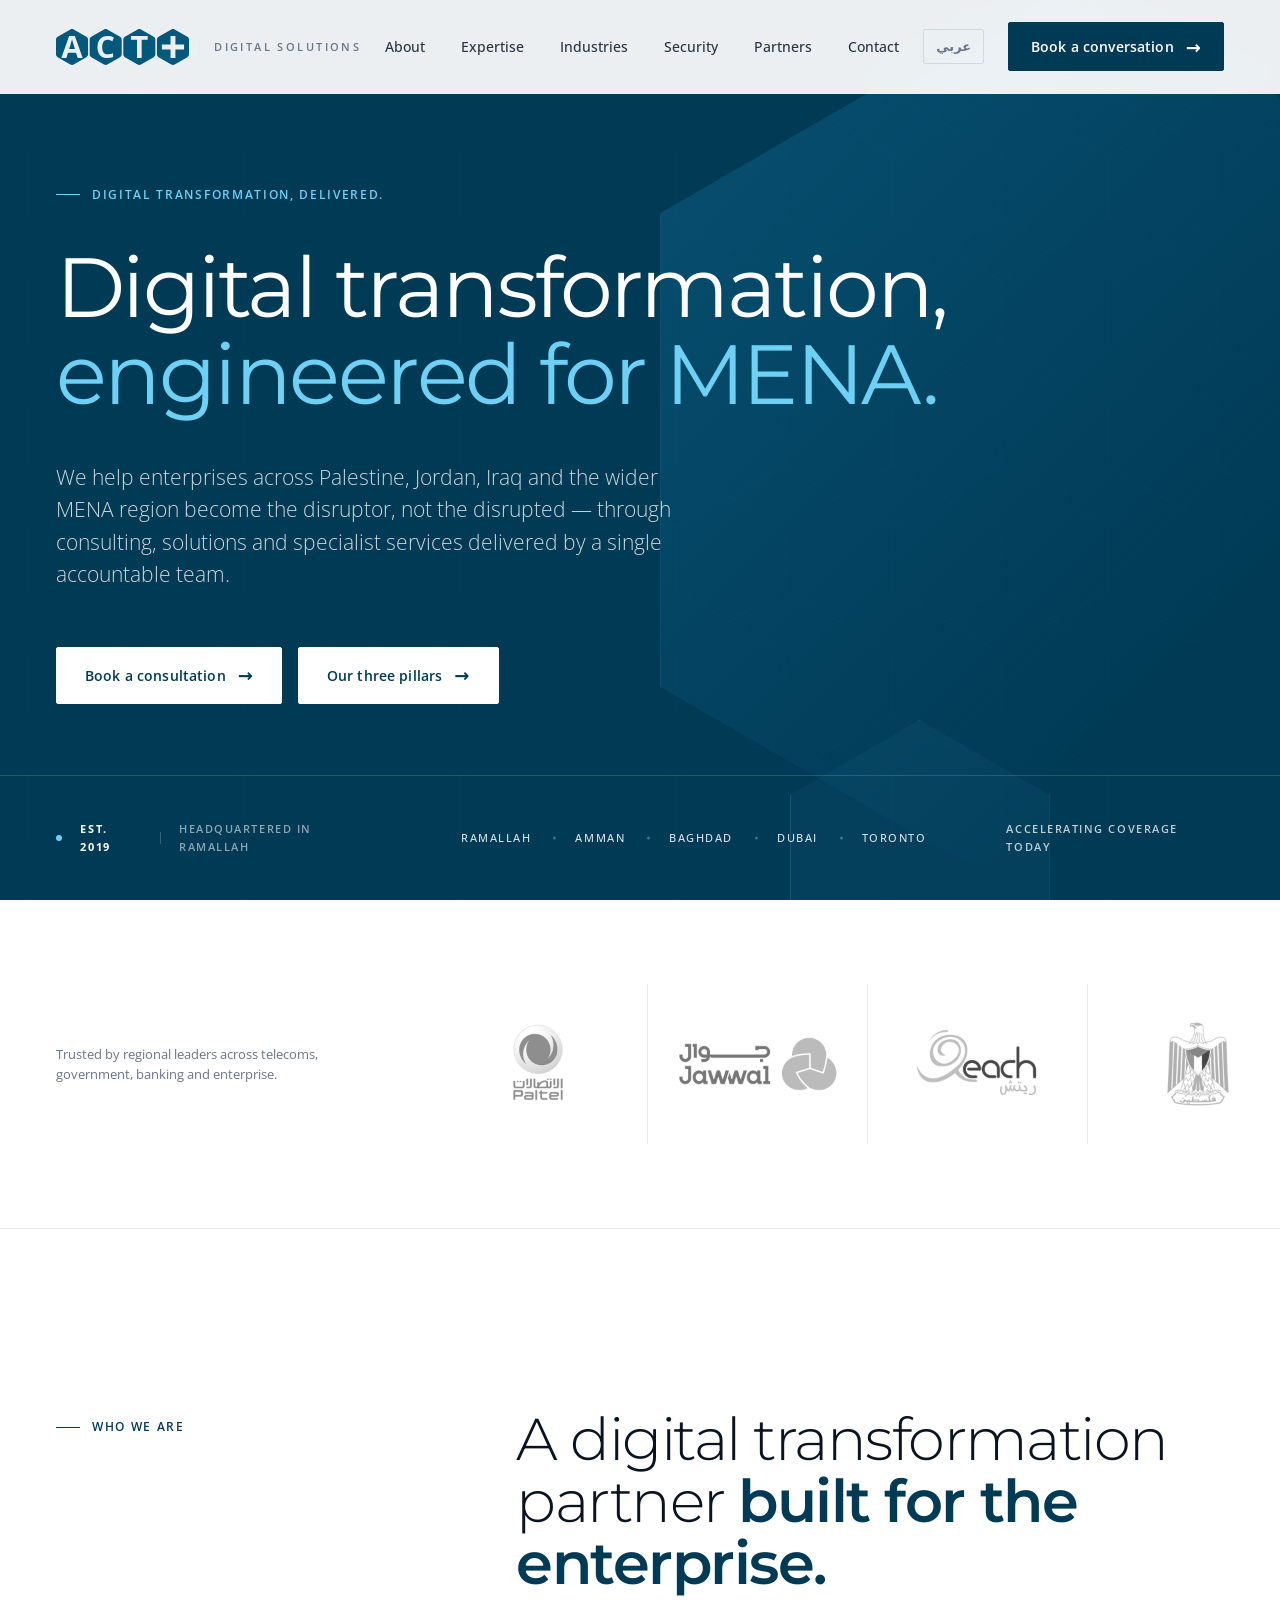
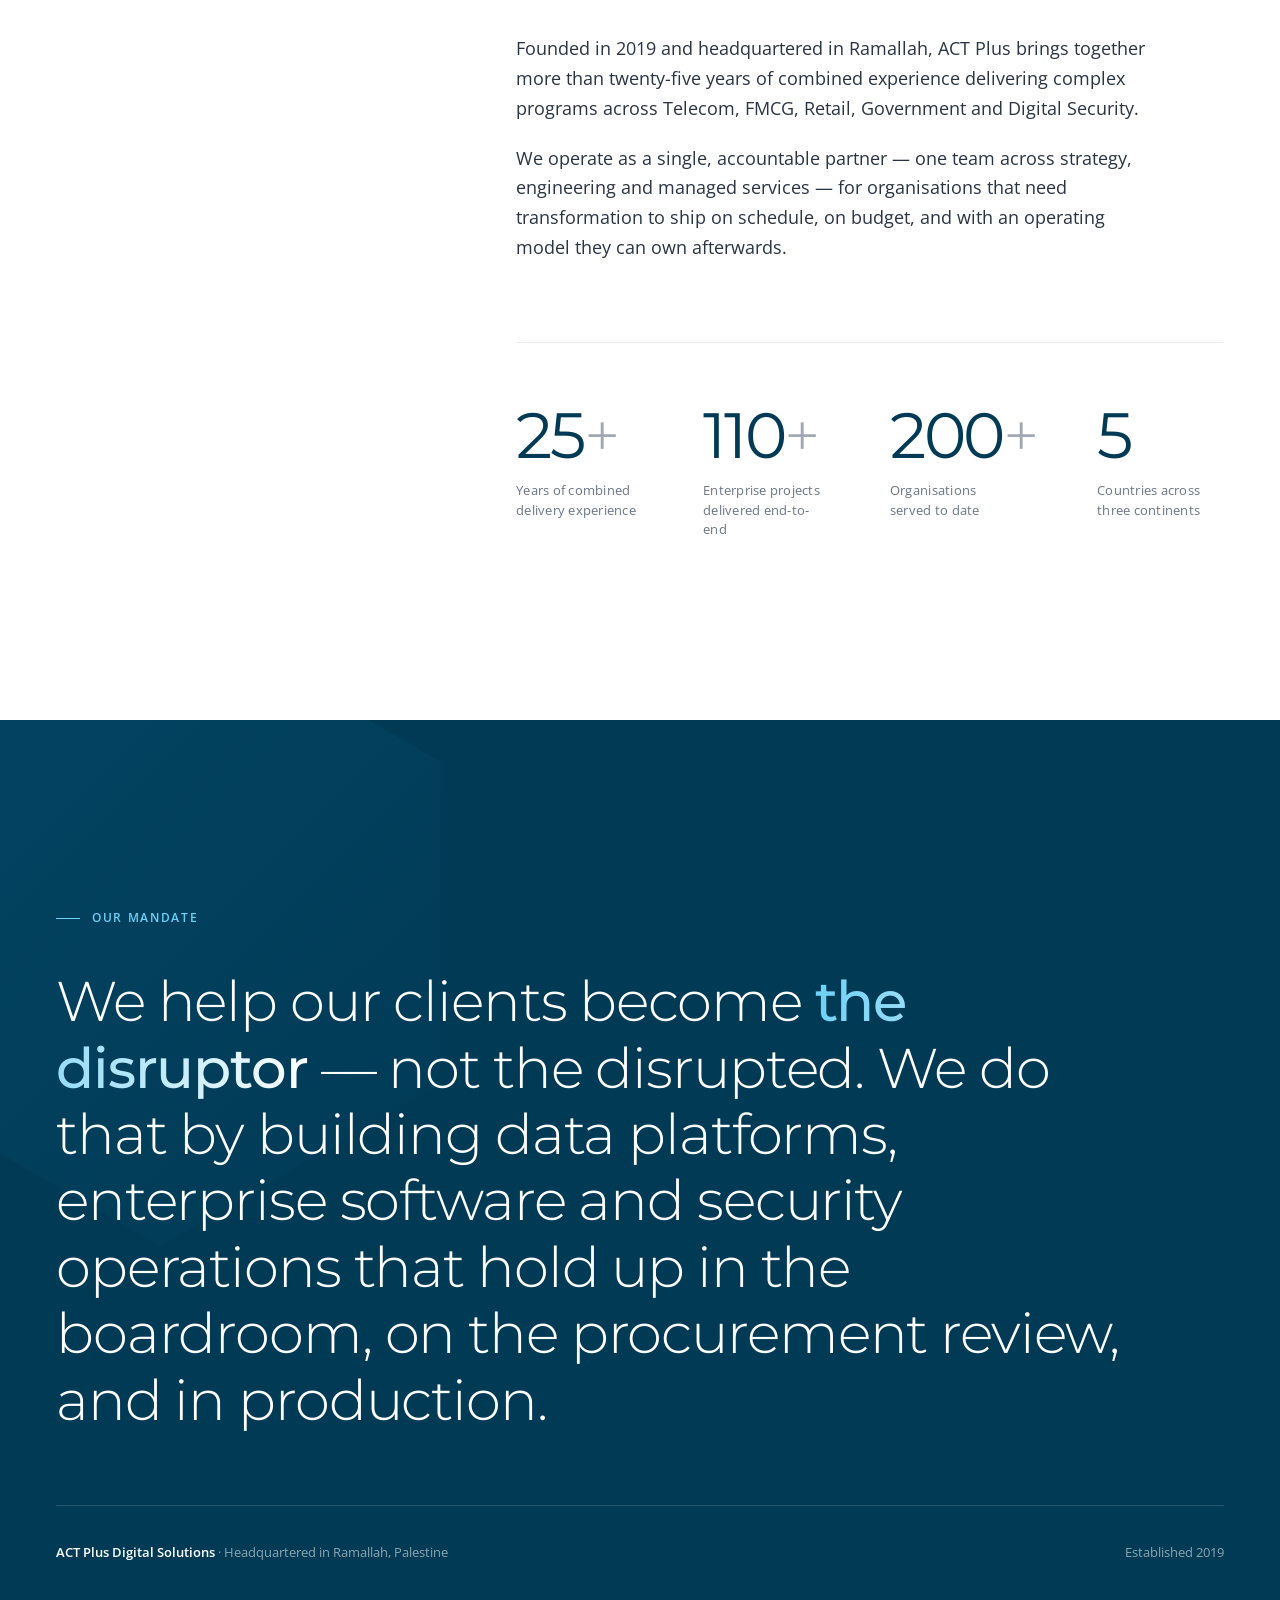
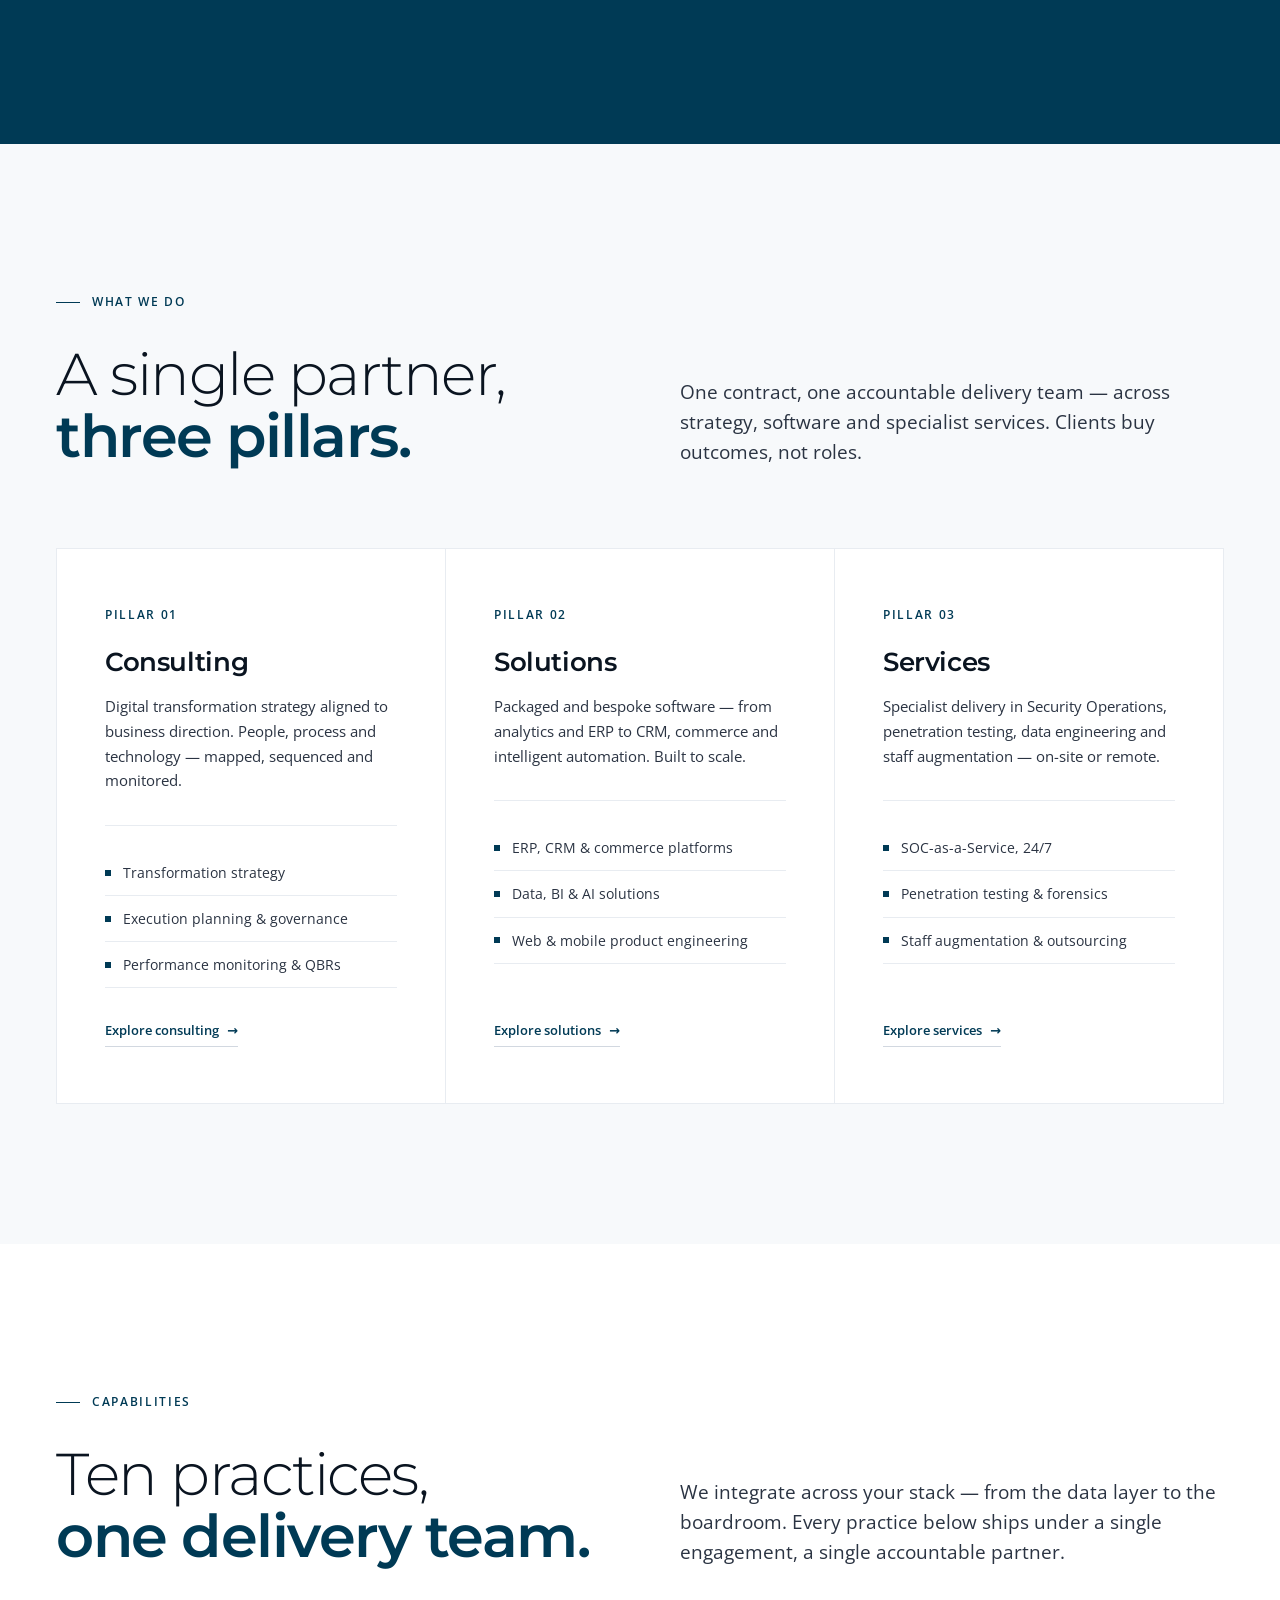
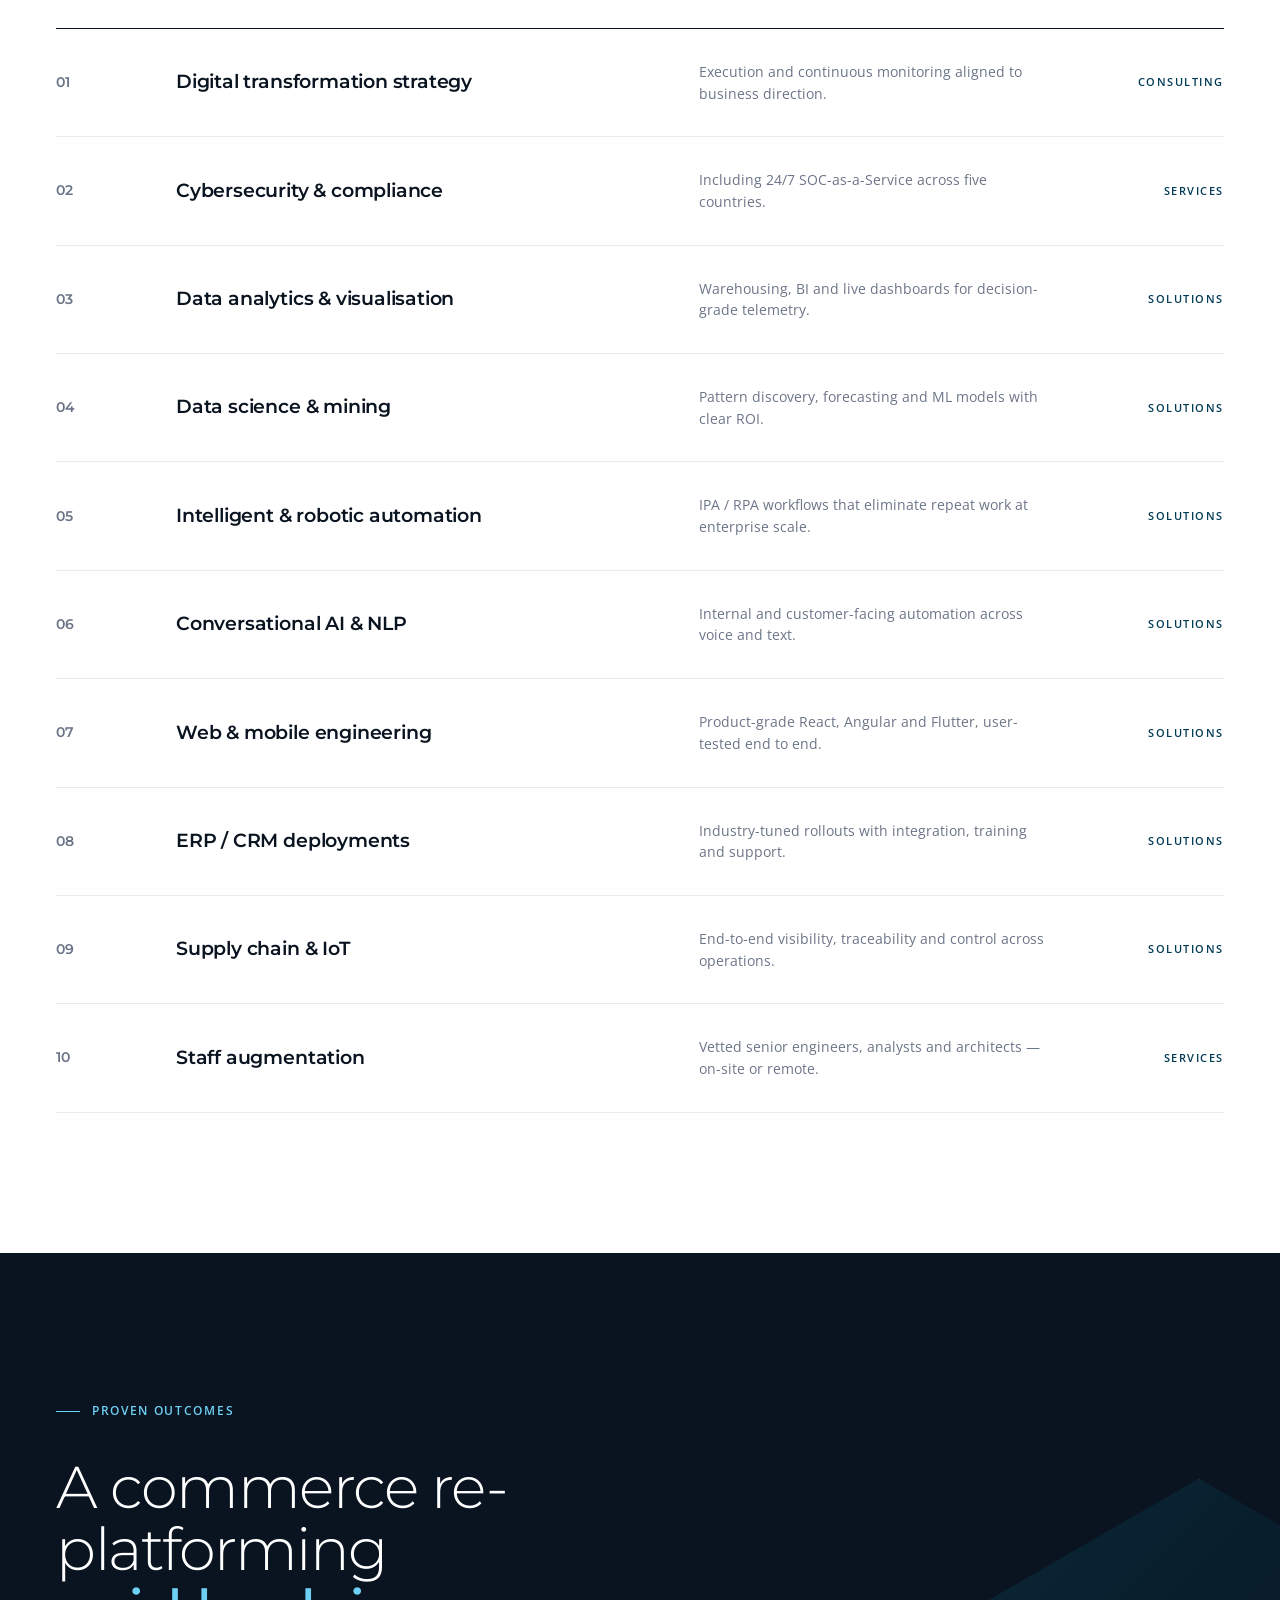
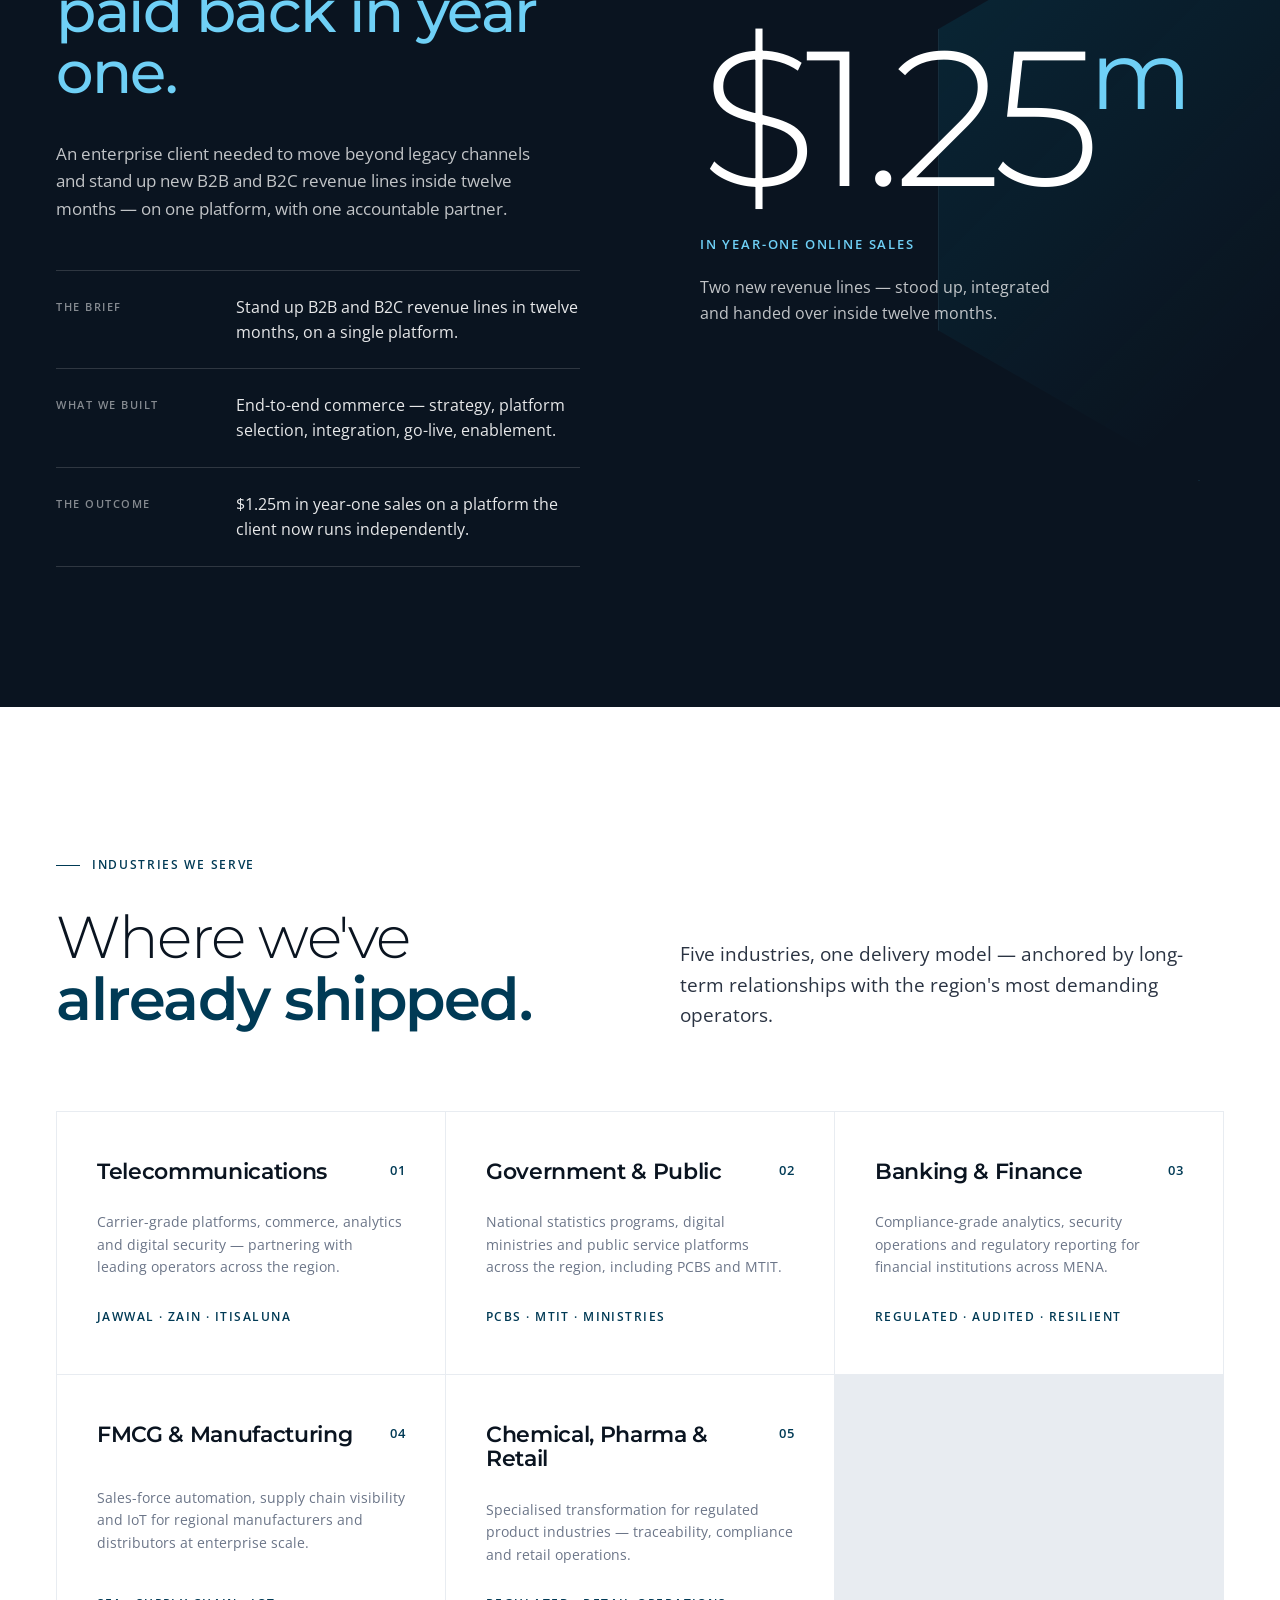
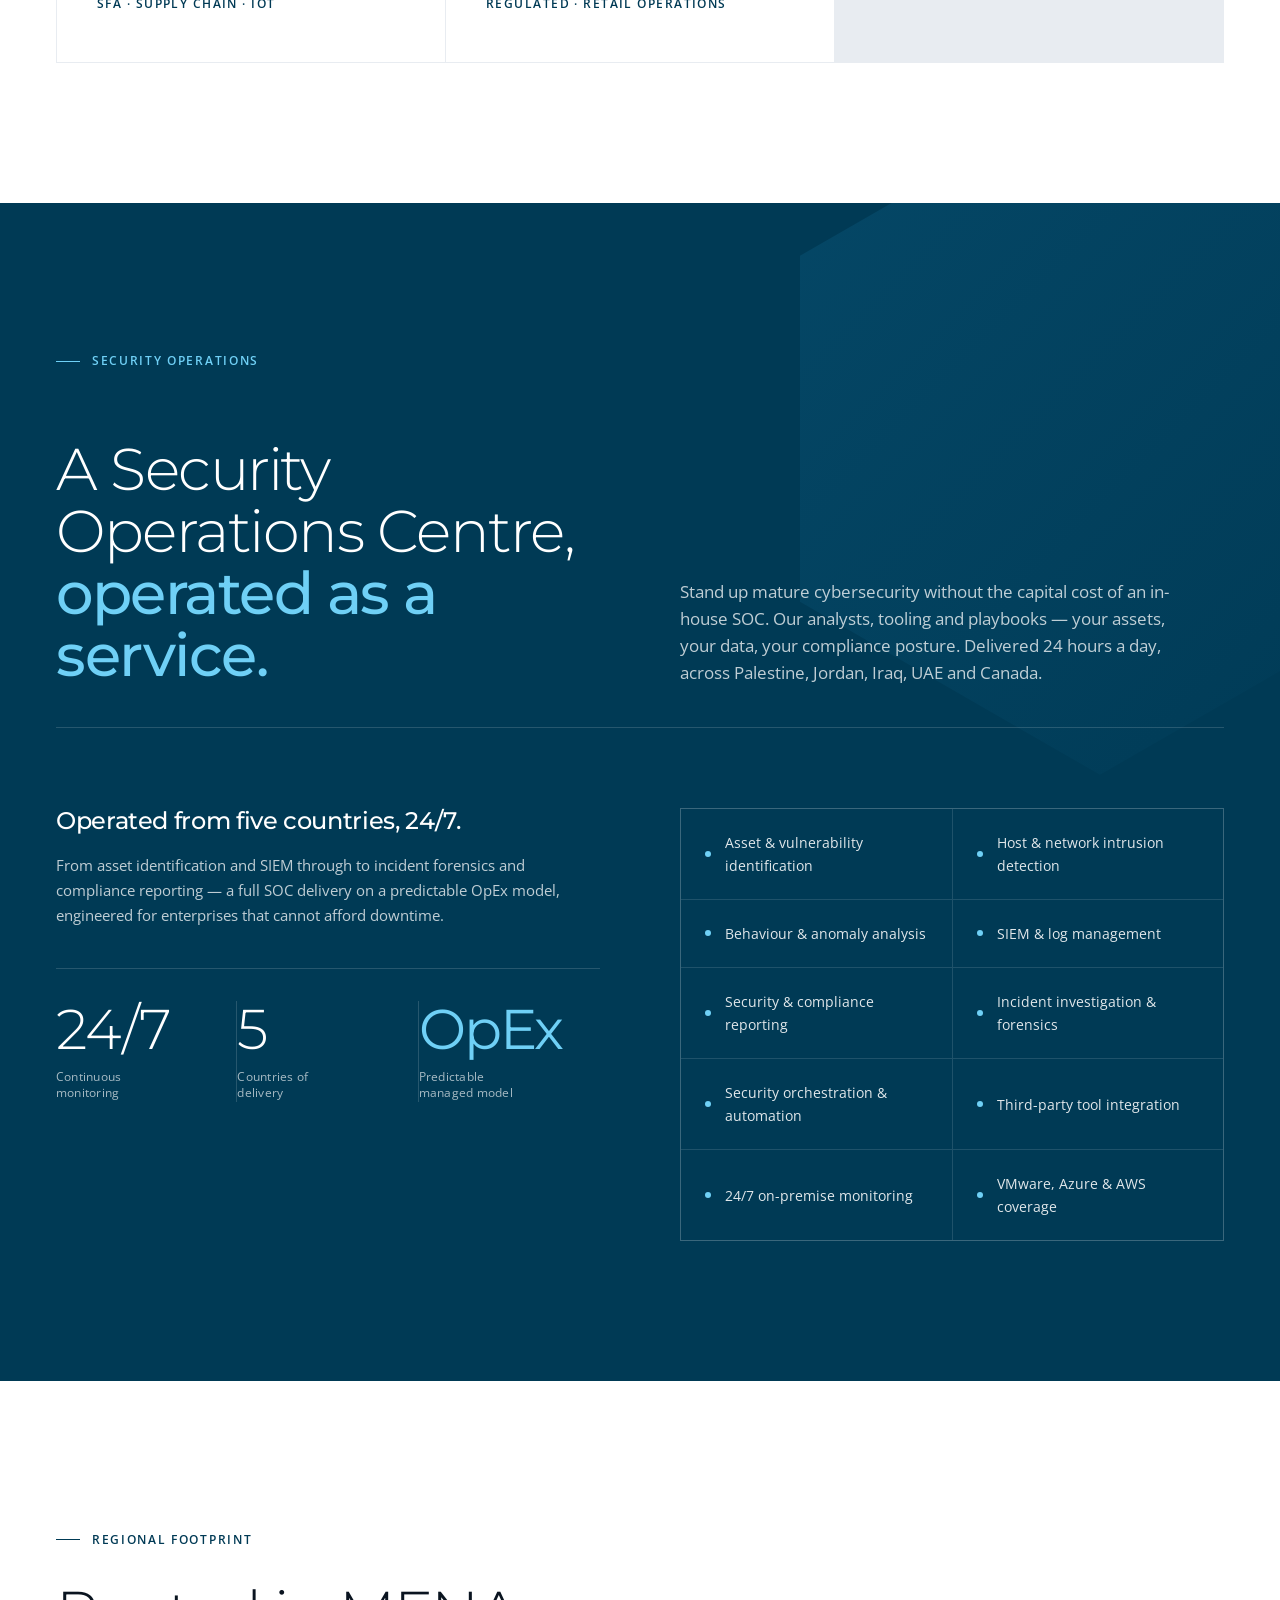
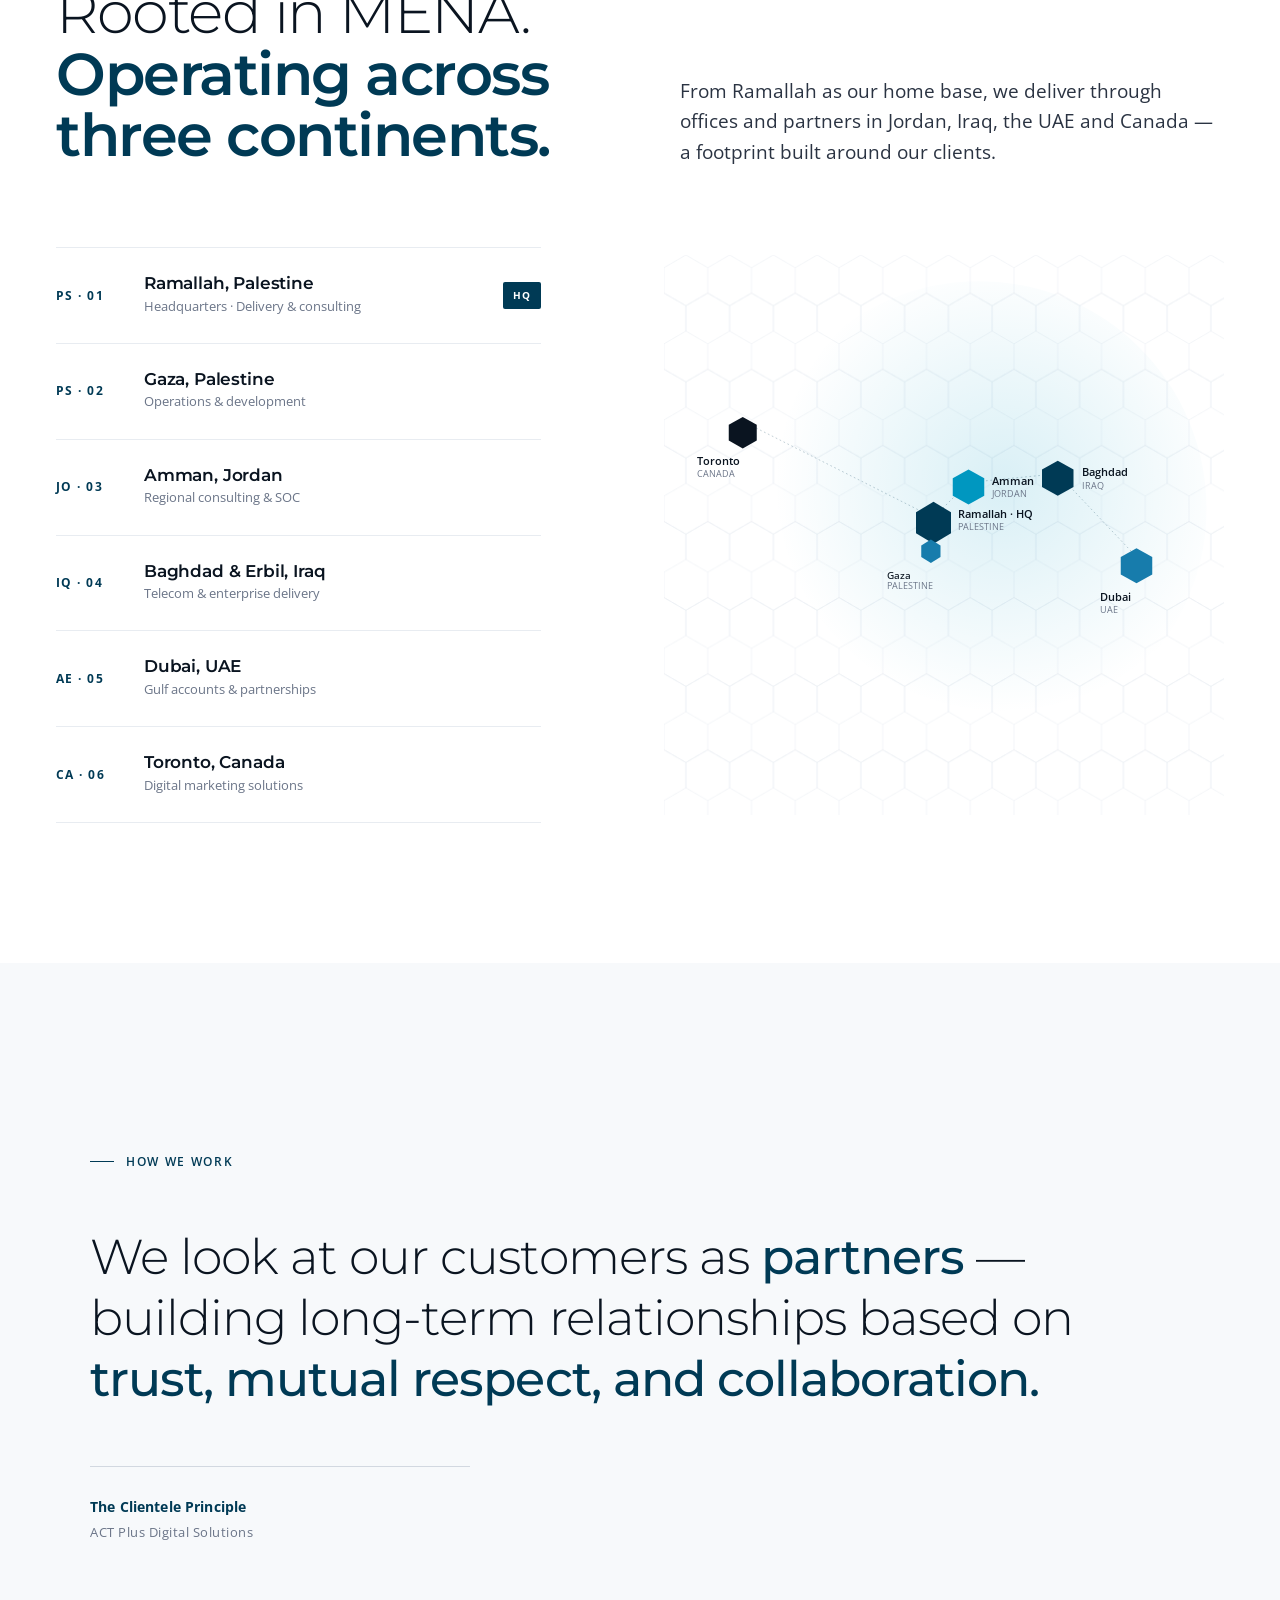
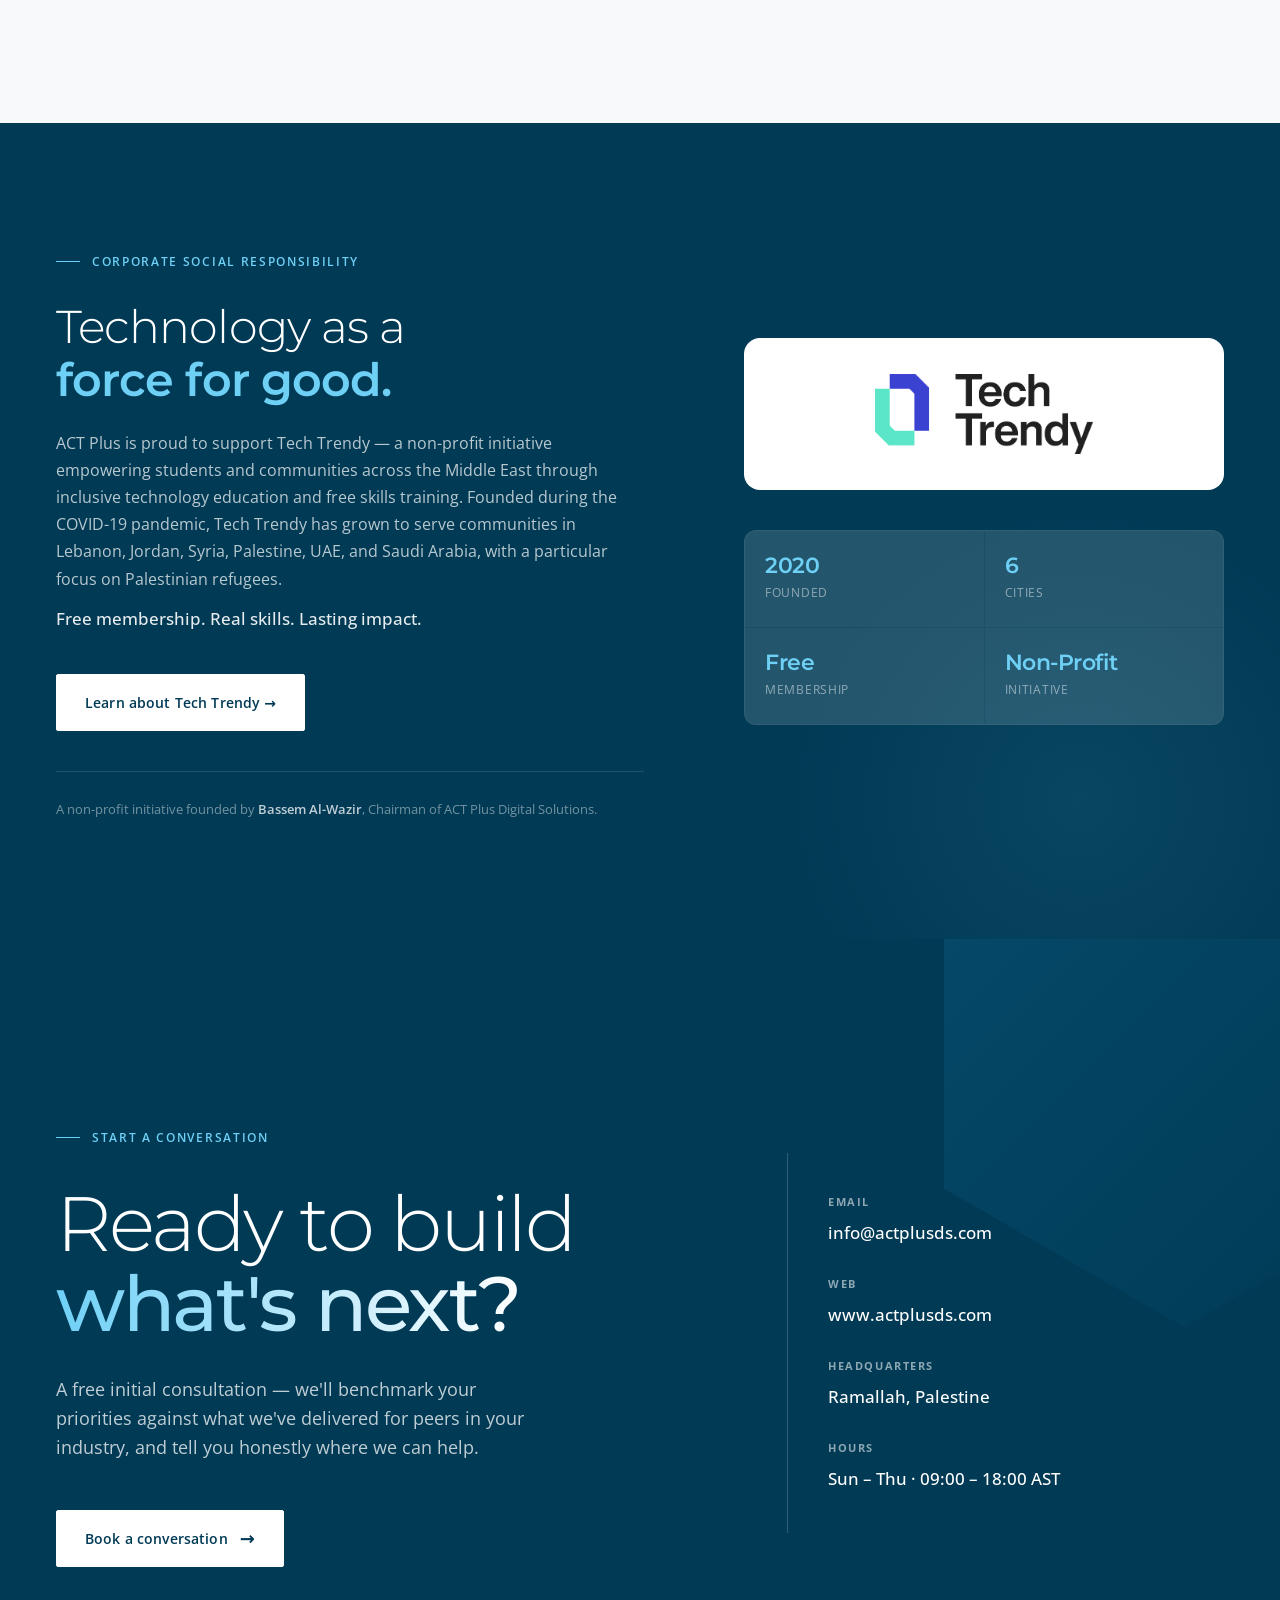
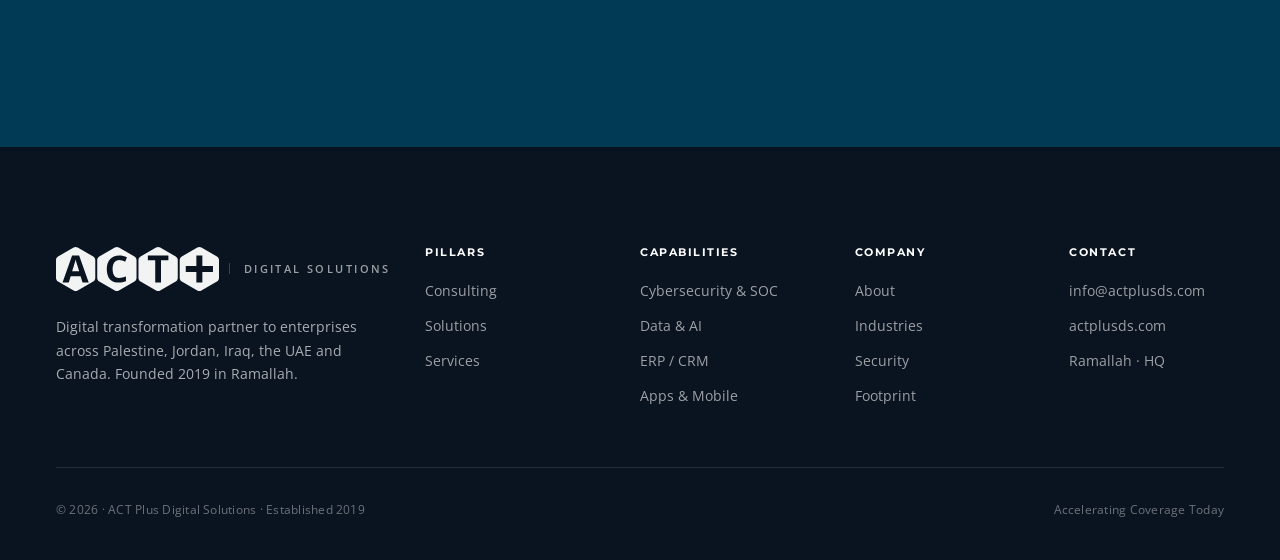
<file: index.html>
<!DOCTYPE html>
<html lang="en">
<head>
<meta charset="UTF-8" />
<meta name="viewport" content="width=device-width, initial-scale=1.0" />
<title>ACT Plus Digital Solutions — Enterprise Digital Transformation Partner | MENA</title>
<meta name="description" content="ACT Plus Digital Solutions is an enterprise digital transformation partner headquartered in Ramallah — delivering IT strategy, engineering, cybersecurity and managed services across Palestine, Jordan, Iraq, UAE and the wider MENA region." />
<meta name="keywords" content="digital transformation partner MENA, IT consulting company Palestine, IT consulting Palestine, digital transformation UAE, digital transformation Jordan, IT consulting Middle East, software development company Ramallah, enterprise IT consulting MENA, SOC as a service MENA, CTO on demand MENA, cybersecurity MENA, ACT Plus Digital Solutions" />
<meta name="author" content="ACT Plus Digital Solutions" />
<meta name="robots" content="index, follow" />
<meta name="theme-color" content="#003A55" />
<meta name="geo.region" content="PS" />
<meta name="geo.placename" content="Ramallah, Palestine" />
<link rel="canonical" href="https://actplusds.com/" />
<link rel="alternate" hreflang="en" href="https://actplusds.com/" />
<link rel="alternate" hreflang="ar" href="https://actplusds.com/ar/" />
<link rel="icon" type="image/png" href="assets/mark-navy.png" />

<!-- Open Graph -->
<meta property="og:type" content="website" />
<meta property="og:url" content="https://actplusds.com/" />
<meta property="og:site_name" content="ACT Plus Digital Solutions" />
<meta property="og:title" content="ACT Plus Digital Solutions — Enterprise Digital Transformation Partner" />
<meta property="og:description" content="One accountable partner for strategy, engineering and managed IT — serving enterprise clients across Palestine, Jordan, Iraq, UAE and MENA from our Ramallah headquarters." />
<meta property="og:image" content="https://actplusds.com/assets/act-plus-logo.png" />
<meta property="og:image:width" content="1200" />
<meta property="og:image:height" content="630" />
<meta property="og:locale" content="en_US" />

<!-- Twitter Card -->
<meta name="twitter:card" content="summary_large_image" />
<meta name="twitter:title" content="ACT Plus Digital Solutions — Enterprise Digital Transformation Partner" />
<meta name="twitter:description" content="One accountable partner for strategy, engineering and managed IT — serving enterprise clients across MENA from Ramallah." />
<meta name="twitter:image" content="https://actplusds.com/assets/act-plus-logo.png" />

<!-- Structured Data -->
<script type="application/ld+json">
{
  "@context": "https://schema.org",
  "@graph": [
    {
      "@type": ["Organization", "ProfessionalService"],
      "@id": "https://actplusds.com/#organization",
      "name": "ACT Plus Digital Solutions",
      "alternateName": "ACT Plus",
      "url": "https://actplusds.com",
      "logo": {
        "@type": "ImageObject",
        "url": "https://actplusds.com/assets/act-plus-logo.png",
        "width": 400,
        "height": 120
      },
      "image": "https://actplusds.com/assets/act-plus-logo.png",
      "description": "Enterprise digital transformation partner headquartered in Ramallah, Palestine — delivering IT strategy, engineering, cybersecurity and managed services across Palestine, Jordan, Iraq, UAE and the wider MENA region.",
      "foundingDate": "2019",
      "email": "info@actplusds.com",
      "address": {
        "@type": "PostalAddress",
        "addressLocality": "Ramallah",
        "addressRegion": "West Bank",
        "addressCountry": "PS"
      },
      "geo": {
        "@type": "GeoCoordinates",
        "latitude": 31.9038,
        "longitude": 35.2034
      },
      "areaServed": [
        { "@type": "Country", "name": "Palestine" },
        { "@type": "Country", "name": "Jordan" },
        { "@type": "Country", "name": "Iraq" },
        { "@type": "Country", "name": "United Arab Emirates" },
        { "@type": "Country", "name": "Saudi Arabia" },
        { "@type": "Country", "name": "Egypt" },
        { "@type": "Country", "name": "Canada" }
      ],
      "knowsAbout": [
        "Digital Transformation",
        "IT Consulting",
        "Custom Software Development",
        "Cybersecurity",
        "Security Operations Center",
        "CTO as a Service",
        "AI and Automation",
        "Staff Augmentation",
        "ERP Implementation",
        "Mobile App Development"
      ],
      "contactPoint": [
        {
          "@type": "ContactPoint",
          "contactType": "sales",
          "email": "info@actplusds.com",
          "availableLanguage": ["English", "Arabic"]
        }
      ],
      "sameAs": [
        "https://www.linkedin.com/company/act-plus-digital-solutions"
      ]
    },
    {
      "@type": "WebSite",
      "@id": "https://actplusds.com/#website",
      "url": "https://actplusds.com",
      "name": "ACT Plus Digital Solutions",
      "inLanguage": ["en", "ar"],
      "publisher": { "@id": "https://actplusds.com/#organization" }
    },
    {
      "@type": "WebPage",
      "@id": "https://actplusds.com/#webpage",
      "url": "https://actplusds.com/",
      "name": "ACT Plus Digital Solutions — Enterprise Digital Transformation Partner | MENA",
      "isPartOf": { "@id": "https://actplusds.com/#website" },
      "about": { "@id": "https://actplusds.com/#organization" },
      "description": "Enterprise digital transformation partner headquartered in Ramallah — delivering IT strategy, engineering, cybersecurity and managed services across MENA."
    }
  ]
}
</script>

<link rel="preconnect" href="https://fonts.googleapis.com">
<link rel="preconnect" href="https://fonts.gstatic.com" crossorigin>
<link rel="stylesheet" href="https://fonts.googleapis.com/css2?family=Open+Sans:ital,wght@0,300..700;1,300..700&family=Montserrat:wght@300;400;500;600;700&display=swap">
<style>
:root {
  /* ACT Plus palette — deep navy dominant */
  --deep-sea:    #003A55;   /* darker, more enterprise */
  --deep-sea-2:  #00587d;
  --majestic:    #177cac;
  --trust:       #0097c0;
  --innovate:    #6fd0f6;
  --midnight:    #0A1420;
  --green:       #66FF33;

  --ink:    #0A1420;
  --ink-2:  #2A3342;
  --ink-3:  #6B7588;
  --ink-4:  #A0A8B5;
  --line:   #E8ECF1;
  --line-2: #D2D8E0;
  --bg:     #FFFFFF;
  --bg-2:   #F7F9FB;

  --font-sans:    'Open Sans', -apple-system, system-ui, sans-serif;
  --font-display: 'Montserrat', 'Open Sans', sans-serif;

  --max-w: 1360px;
  --gutter: 56px;
  --ease: cubic-bezier(0.22, 1, 0.36, 1);
}

* { box-sizing: border-box; margin: 0; padding: 0; }
html { scroll-behavior: smooth; }
body {
  background: var(--bg); color: var(--ink);
  font-family: var(--font-sans); font-size: 16px; line-height: 1.65;
  -webkit-font-smoothing: antialiased; -moz-osx-font-smoothing: grayscale;
  overflow-x: hidden; font-weight: 400;
}
a { color: inherit; text-decoration: none; }
img { display: block; max-width: 100%; }
button { font: inherit; color: inherit; background: none; border: 0; cursor: pointer; }
::selection { background: var(--deep-sea); color: #fff; }

h1, h2, h3, h4, h5 {
  font-family: var(--font-display); color: var(--ink);
  letter-spacing: -0.02em; line-height: 1.08; font-weight: 500;
}
h1 { font-size: clamp(56px, 6.6vw, 104px); font-weight: 400; letter-spacing: -0.03em; line-height: 1.02; }
h2 { font-size: clamp(40px, 4.6vw, 72px); font-weight: 400; letter-spacing: -0.025em; line-height: 1.05; }
h3 { font-size: clamp(22px, 2vw, 30px); font-weight: 600; letter-spacing: -0.015em; }
h4 { font-size: 17px; font-weight: 600; letter-spacing: -0.01em; }
p { color: var(--ink-2); }

.lede { font-size: 19px; line-height: 1.6; color: var(--ink-2); font-weight: 400; max-width: 620px; }
.muted { color: var(--ink-3); }

.eyebrow {
  font-size: 12px; font-weight: 600; letter-spacing: 0.14em;
  text-transform: uppercase; color: var(--deep-sea);
  display: inline-flex; align-items: center; gap: 12px;
}
.eyebrow::before {
  content: ''; width: 24px; height: 1px; background: var(--deep-sea);
}

section { padding: 140px var(--gutter); }
.container { max-width: var(--max-w); margin: 0 auto; }
.rule { max-width: var(--max-w); margin: 0 auto; border-top: 1px solid var(--line); }

/* Hex utility — subtle accent only */
.hex { clip-path: polygon(50% 0%, 100% 25%, 100% 75%, 50% 100%, 0% 75%, 0% 25%); }

/* ============ BUTTONS ============ */
.btn {
  display: inline-flex; align-items: center; gap: 12px;
  padding: 16px 28px; font-size: 14px; font-weight: 600;
  background: var(--deep-sea); color: #fff;
  border: 1px solid var(--deep-sea);
  letter-spacing: 0.01em;
  white-space: nowrap; flex-shrink: 0;
  transition: all 280ms var(--ease);
  border-radius: 2px;
}
.btn:hover { background: var(--midnight); border-color: var(--midnight); }
.btn .ar { transition: transform 240ms var(--ease); font-size: 18px; line-height: 0; }
.btn:hover .ar { transform: translateX(4px); }
.lang-toggle {
  font-size: 13px; font-weight: 600; color: var(--ink-3);
  border: 1px solid var(--line-2); padding: 6px 12px; border-radius: 2px;
  transition: all 200ms; white-space: nowrap; flex-shrink: 0;
}
.lang-toggle:hover { color: var(--deep-sea); border-color: var(--deep-sea); }

.btn-light { background: transparent; color: #fff; border-color: rgba(255,255,255,0.35); }
.btn-light:hover { background: #fff; color: var(--deep-sea); border-color: #fff; }

.btn-ghost { background: transparent; color: var(--ink); border-color: var(--line-2); }
.btn-ghost:hover { background: var(--ink); color: #fff; border-color: var(--ink); }

.link { font-size: 14px; font-weight: 600; color: var(--deep-sea); display: inline-flex; align-items: center; gap: 8px; border-bottom: 1px solid transparent; padding-bottom: 2px; transition: border-color 240ms; }
.link:hover { border-bottom-color: var(--deep-sea); }
.link .ar { transition: transform 240ms var(--ease); }
.link:hover .ar { transform: translateX(3px); }

/* ============ LOGO (full) ============ */
.logo { display: inline-flex; align-items: center; gap: 14px; text-decoration: none; }
.logo-full { height: 36px; width: auto; display: block; }
.logo-wordmark {
  font-family: 'Open Sans', sans-serif;
  font-size: 11px;
  font-weight: 600;
  letter-spacing: 0.22em;
  text-transform: uppercase;
  color: var(--ink-3);
  padding-left: 14px;
  border-left: 1px solid var(--line);
  line-height: 1;
  white-space: nowrap;
}
.logo-full--footer { height: 44px; filter: brightness(0) invert(1); opacity: 0.95; }
.logo-wordmark--footer { color: rgba(255,255,255,0.6); border-left-color: rgba(255,255,255,0.2); }

/* ============ HERO MEANING (brand line) ============ */
.hero-meaning {
  margin-top: 88px; padding-top: 32px;
  border-top: 1px solid rgba(255,255,255,0.15);
  display: grid; grid-template-columns: repeat(3, 1fr); gap: 48px;
  max-width: 980px;
}
.hm-col { display: flex; flex-direction: column; gap: 10px; }
.hm-k {
  font-family: var(--font-display); font-weight: 600;
  font-size: 22px; letter-spacing: -0.01em;
  color: var(--innovate);
}
.hm-v {
  font-size: 13px; line-height: 1.55;
  color: rgba(255,255,255,0.7);
}

/* ============ NAV ============ */
.nav {
  position: fixed; top: 0; inset-inline: 0; z-index: 100;
  padding: 22px var(--gutter);
  display: flex; align-items: center; justify-content: space-between;
  background: rgba(255,255,255,0.92);
  backdrop-filter: blur(14px) saturate(1.2);
  border-bottom: 1px solid transparent;
  transition: all 300ms var(--ease);
}
.nav.scrolled { border-bottom-color: var(--line); background: rgba(255,255,255,0.97); }
.logo { display: flex; align-items: center; gap: 10px; }
.logo-hex {
  width: 32px; height: 37px;
  background: var(--deep-sea); color: #fff;
  display: flex; align-items: center; justify-content: center;
  font-family: var(--font-display); font-weight: 700; font-size: 13px;
}
.logo-word { font-family: var(--font-display); font-weight: 700; font-size: 18px; letter-spacing: -0.015em; color: var(--ink); }
.logo-word em { font-style: normal; color: var(--trust); font-weight: 400; }
.nav-links { display: flex; align-items: center; gap: 36px; }
.nav-links a { font-size: 14px; color: var(--ink-2); font-weight: 500; position: relative; padding: 4px 0; transition: color 200ms; }
.nav-links a:hover { color: var(--deep-sea); }

/* ============ HERO ============ */
.hero {
  min-height: 100vh;
  padding: 160px var(--gutter) 180px;
  background: var(--deep-sea); color: #fff;
  position: relative; overflow: hidden;
  display: flex; flex-direction: column; justify-content: center;
}
.hero-bg { position: absolute; inset: 0; pointer-events: none; opacity: 0.6; }
.hero-hex-accent {
  position: absolute; right: -200px; top: 50%; transform: translateY(-50%);
  width: 820px; height: 947px;
  clip-path: polygon(50% 0%, 100% 25%, 100% 75%, 50% 100%, 0% 75%, 0% 25%);
  background: linear-gradient(135deg, rgba(23,124,172,0.35), rgba(0,88,125,0) 70%);
  border: 1px solid rgba(111,208,246,0.12);
}
.hero-hex-accent-2 {
  position: absolute; right: 18%; bottom: -120px;
  width: 260px; height: 300px;
  clip-path: polygon(50% 0%, 100% 25%, 100% 75%, 50% 100%, 0% 75%, 0% 25%);
  background: rgba(111,208,246,0.04);
  border: 1px solid rgba(111,208,246,0.15);
}
.hero-container {
  max-width: var(--max-w); margin: 0 auto; width: 100%;
  position: relative; z-index: 2;
}
.hero h1 { color: #fff; max-width: 1080px; }
.hero h1 em { font-style: normal; color: var(--innovate); font-weight: 400; }
.hero .eyebrow { color: var(--innovate); margin-bottom: 40px; }
.hero .eyebrow::before { background: var(--innovate); }

.hero-lede {
  margin-top: 44px;
  font-size: 21px; line-height: 1.55;
  color: rgba(255,255,255,0.8); max-width: 640px;
  font-weight: 300;
}
.hero-ctas { display: flex; gap: 16px; margin-top: 56px; flex-wrap: wrap; }
.hero-ctas .btn { background: #fff; color: var(--deep-sea); border-color: #fff; }
.hero-ctas .btn:hover { background: var(--innovate); color: var(--midnight); border-color: var(--innovate); }

.hero-footer {
  position: absolute; bottom: 0; left: 0; right: 0;
  padding: 44px var(--gutter);
  border-top: 1px solid rgba(255,255,255,0.14);
  display: grid; grid-template-columns: auto 1fr auto; gap: 80px; align-items: center;
  font-size: 12px; color: rgba(255,255,255,0.55);
  z-index: 2;
  letter-spacing: 0.02em;
}
.hero-footer .hf-est {
  display: flex; align-items: center; gap: 18px;
  text-transform: uppercase; letter-spacing: 0.14em; font-weight: 600;
  font-size: 11px;
}
.hero-footer .hf-est .dot { width: 6px; height: 6px; background: var(--innovate); border-radius: 50%; flex-shrink: 0; }
.hero-footer .hf-est strong { color: #fff; font-weight: 700; letter-spacing: 0.16em; }
.hero-footer .hf-est .sep { width: 1px; height: 12px; background: rgba(255,255,255,0.2); }
.hero-footer .hf-locs {
  display: flex; justify-content: center; gap: 44px; font-weight: 500;
  text-transform: uppercase; letter-spacing: 0.14em; font-size: 11px;
}
.hero-footer .hf-locs span { color: rgba(255,255,255,0.85); position: relative; }
.hero-footer .hf-locs span + span::before {
  content: ''; position: absolute; left: -22px; top: 50%;
  width: 3px; height: 3px; border-radius: 50%;
  background: rgba(255,255,255,0.28); transform: translateY(-50%);
}
.hero-footer .hf-tag {
  font-size: 11px; text-transform: uppercase; letter-spacing: 0.14em; font-weight: 600;
  color: rgba(255,255,255,0.75);
}

/* ============ PROOF STRIP (client logos carousel) ============ */
.proof { padding: 84px 0; background: var(--bg); border-bottom: 1px solid var(--line); overflow: hidden; }
.proof-inner { max-width: var(--max-w); margin: 0 auto; display: grid; grid-template-columns: 300px 1fr; gap: 72px; align-items: center; padding-left: var(--gutter); }
.proof-label { font-size: 13px; color: var(--ink-3); line-height: 1.55; }
.proof-track-wrap { position: relative; overflow: hidden; padding-right: var(--gutter); -webkit-mask-image: linear-gradient(90deg, transparent, #000 4%, #000 96%, transparent); mask-image: linear-gradient(90deg, transparent, #000 4%, #000 96%, transparent); }
.proof-track { display: flex; gap: 0; align-items: center; width: max-content; animation: proofScroll 50s linear infinite; }
.proof-track:hover { animation-play-state: paused; }
.proof-slot {
  flex-shrink: 0;
  display: flex; align-items: center; justify-content: center;
  width: 220px; height: 160px;
  border-right: 1px solid var(--line);
}
.proof-slot img {
  max-height: 100px; max-width: 160px;
  width: auto; object-fit: contain;
  filter: grayscale(1) opacity(0.72);
  transition: filter 350ms ease;
}
.proof-slot:hover img { filter: grayscale(0) opacity(1); }
@keyframes proofScroll {
  from { transform: translateX(0); }
  to   { transform: translateX(-50%); }
}
@media (prefers-reduced-motion: reduce) {
  .proof-track { animation: none; }
}

/* ============ TECH TRENDY CSR ============ */
.tt-csr {
  background: var(--deep-sea);
  padding: 120px var(--gutter);
  position: relative;
  overflow: hidden;
}
.tt-csr::before {
  content: ''; position: absolute; bottom: -160px; right: -100px;
  width: 600px; height: 600px; border-radius: 50%;
  background: radial-gradient(circle, rgba(111,208,246,0.08), transparent 70%);
  pointer-events: none;
}
.tt-inner {
  max-width: var(--max-w); margin: 0 auto;
  display: grid; grid-template-columns: 1fr 480px; gap: 100px; align-items: center;
}
.tt-eyebrow { color: var(--innovate); }
.tt-eyebrow::before { background: var(--innovate); }
.tt-headline {
  font-family: var(--font-display); font-weight: 300;
  font-size: clamp(32px, 3.6vw, 58px); line-height: 1.15;
  letter-spacing: -0.02em; color: #fff; margin-top: 28px;
}
.tt-headline strong { font-weight: 600; color: var(--innovate); }
.tt-body {
  margin-top: 24px; font-size: 16px; line-height: 1.7;
  color: rgba(255,255,255,0.72); max-width: 580px;
}
.tt-body + .tt-body { margin-top: 12px; color: rgba(255,255,255,0.9); font-weight: 500; font-size: 17px; }
.tt-actions { margin-top: 40px; }
.tt-btn { background: #fff; color: var(--deep-sea); border-color: #fff; }
.tt-btn:hover { background: var(--innovate); border-color: var(--innovate); color: var(--deep-sea); }
.tt-sig {
  margin-top: 40px; padding-top: 28px;
  border-top: 1px solid rgba(255,255,255,0.12);
  font-size: 13px; color: rgba(255,255,255,0.45); line-height: 1.5;
}
.tt-sig strong { color: rgba(255,255,255,0.75); font-weight: 600; }
.tt-right { display: flex; flex-direction: column; gap: 40px; }
.tt-logo-wrap {
  background: #fff; border-radius: 16px;
  padding: 36px 40px; display: flex; align-items: center; justify-content: center;
}
.tt-logo { max-height: 80px; width: auto; display: block; }
.tt-stats {
  display: grid; grid-template-columns: 1fr 1fr; gap: 1px;
  background: rgba(255,255,255,0.1); border: 1px solid rgba(255,255,255,0.1); border-radius: 12px; overflow: hidden;
}
.tt-stat {
  background: rgba(255,255,255,0.04);
  padding: 24px 20px; display: flex; flex-direction: column; gap: 6px;
}
.tt-stat-n { font-family: var(--font-display); font-size: 22px; font-weight: 600; color: var(--innovate); letter-spacing: -0.02em; line-height: 1; }
.tt-stat-l { font-size: 12px; color: rgba(255,255,255,0.5); letter-spacing: 0.06em; text-transform: uppercase; }
@media (max-width: 1080px) {
  .tt-inner { grid-template-columns: 1fr; gap: 56px; }
  .tt-right { flex-direction: row; align-items: flex-start; }
  .tt-logo-wrap { flex: 0 0 auto; }
  .tt-stats { flex: 1; }
}
@media (max-width: 640px) {
  .tt-right { flex-direction: column; }
}

/* ============ INTRO ============ */
.intro { padding: 180px var(--gutter); background: var(--bg); }
.intro-inner { max-width: var(--max-w); margin: 0 auto; display: grid; grid-template-columns: 340px 1fr; gap: 120px; }
.intro-eyebrow-col { position: sticky; top: 120px; height: fit-content; }
.intro h2 { font-weight: 300; }
.intro h2 strong { color: var(--deep-sea); font-weight: 600; }
.intro-body { margin-top: 40px; font-size: 18px; line-height: 1.65; color: var(--ink-2); max-width: 640px; }
.intro-body p + p { margin-top: 20px; }

.intro-stats {
  margin-top: 80px; padding-top: 60px; border-top: 1px solid var(--line);
  display: grid; grid-template-columns: repeat(4, 1fr); gap: 60px;
}
.istat .n { font-family: var(--font-display); font-weight: 400; font-size: 64px; letter-spacing: -0.035em; line-height: 1; color: var(--deep-sea); }
.istat .n em { font-style: normal; color: var(--ink-4); font-weight: 300; }
.istat .l { margin-top: 14px; font-size: 13px; color: var(--ink-3); letter-spacing: 0.02em; line-height: 1.5; }

/* ============ MANDATE — big statement ============ */
.mandate {
  padding: 180px var(--gutter);
  background: var(--deep-sea); color: #fff;
  position: relative; overflow: hidden;
}
.mandate::before {
  content: ''; position: absolute; top: -120px; left: -120px;
  width: 560px; height: 646px;
  clip-path: polygon(50% 0%, 100% 25%, 100% 75%, 50% 100%, 0% 75%, 0% 25%);
  background: linear-gradient(135deg, rgba(23,124,172,0.35), transparent);
  opacity: 0.5;
}
.mandate-inner { max-width: 1200px; margin: 0 auto; position: relative; z-index: 1; }
.mandate .eyebrow { color: var(--innovate); margin-bottom: 40px; }
.mandate .eyebrow::before { background: var(--innovate); }
.mandate h2 {
  color: #fff; font-weight: 300;
  font-size: clamp(36px, 4.4vw, 72px); max-width: 1100px;
  line-height: 1.18; letter-spacing: -0.02em;
}
.mandate h2 strong { font-weight: 500; background: linear-gradient(90deg, var(--innovate), #fff); -webkit-background-clip: text; background-clip: text; color: transparent; }
.mandate-sig { margin-top: 72px; padding-top: 36px; border-top: 1px solid rgba(255,255,255,0.15); display: flex; justify-content: space-between; align-items: center; font-size: 13px; color: rgba(255,255,255,0.55); }
.mandate-sig strong { color: #fff; font-weight: 600; }

/* ============ PILLARS ============ */
.pillars { background: var(--bg-2); }
.pillars-head { max-width: var(--max-w); margin: 0 auto 80px; display: grid; grid-template-columns: 1fr 1fr; gap: 80px; align-items: end; }
.pillars-head h2 { font-weight: 300; }
.pillars-head h2 strong { color: var(--deep-sea); font-weight: 600; }
.pillars-grid {
  max-width: var(--max-w); margin: 0 auto;
  display: grid; grid-template-columns: repeat(3, 1fr); gap: 1px;
  background: var(--line); border: 1px solid var(--line);
}
.pillar { background: #fff; padding: 56px 48px; position: relative; transition: background 360ms var(--ease); min-height: 500px; display: flex; flex-direction: column; }
.pillar:hover { background: var(--deep-sea); color: #fff; }
.pillar:hover h3, .pillar:hover .p-eyebrow { color: #fff; }
.pillar:hover p { color: rgba(255,255,255,0.75); }
.pillar:hover .p-list li { color: rgba(255,255,255,0.85); border-color: rgba(255,255,255,0.18); }
.pillar:hover .p-list li::before { background: var(--innovate); }
.pillar:hover .p-more { color: var(--innovate); border-color: var(--innovate); }

.p-eyebrow { font-size: 12px; font-weight: 600; letter-spacing: 0.14em; text-transform: uppercase; color: var(--deep-sea); transition: color 320ms; }
.pillar h3 { margin-top: 24px; margin-bottom: 18px; transition: color 320ms; }
.pillar > p { font-size: 15px; line-height: 1.65; color: var(--ink-2); max-width: 340px; transition: color 320ms; }
.p-list { list-style: none; margin-top: 32px; padding-top: 24px; border-top: 1px solid var(--line); flex: 1; transition: border-color 320ms; }
.p-list li { font-size: 14px; padding: 11px 0 11px 18px; border-bottom: 1px solid var(--line); position: relative; color: var(--ink-2); transition: color 320ms, border-color 320ms; }
.p-list li::before { content:''; position: absolute; left: 0; top: 50%; transform: translateY(-50%); width: 6px; height: 6px; background: var(--deep-sea); transition: background 320ms; }
.p-more { display: inline-flex; align-items: center; gap: 8px; margin-top: 32px; font-size: 13px; font-weight: 600; color: var(--deep-sea); padding-bottom: 4px; border-bottom: 1px solid var(--line-2); transition: color 320ms, border-color 320ms; width: fit-content; }

/* ============ CAPABILITIES TABLE — understated =========== */
.caps { background: var(--bg); }
.caps-head { max-width: var(--max-w); margin: 0 auto 60px; display: grid; grid-template-columns: 1fr 1fr; gap: 80px; align-items: end; }
.caps-head h2 { font-weight: 300; }
.caps-head h2 strong { color: var(--deep-sea); font-weight: 600; }
.caps-table { max-width: var(--max-w); margin: 0 auto; border-top: 1px solid var(--ink); }
.cap-row { display: grid; grid-template-columns: 80px 1.4fr 1fr 140px; gap: 40px; padding: 32px 0; border-bottom: 1px solid var(--line); align-items: center; transition: padding 320ms var(--ease); cursor: pointer; }
.cap-row:hover { padding-inline: 16px; background: var(--bg-2); }
.cap-row .n { font-family: var(--font-display); font-size: 14px; font-weight: 600; color: var(--ink-3); letter-spacing: 0.02em; }
.cap-row h4 { font-size: 19px; font-weight: 600; color: var(--ink); }
.cap-row .d { font-size: 14px; color: var(--ink-3); line-height: 1.55; }
.cap-row .t { font-size: 11px; font-weight: 600; letter-spacing: 0.14em; text-transform: uppercase; color: var(--deep-sea); text-align: right; }

/* ============ OUTCOME / ROI =========== */
.outcome { background: var(--midnight); color: #fff; position: relative; overflow: hidden; }
.outcome::before {
  content: ''; position: absolute; top: 50%; right: -180px; transform: translateY(-50%);
  width: 520px; height: 600px;
  clip-path: polygon(50% 0%, 100% 25%, 100% 75%, 50% 100%, 0% 75%, 0% 25%);
  background: linear-gradient(135deg, rgba(0,151,192,0.15), transparent 70%);
  border: 1px solid rgba(111,208,246,0.12);
}
.outcome-inner { max-width: var(--max-w); margin: 0 auto; display: grid; grid-template-columns: 1fr 1fr; gap: 120px; align-items: center; position: relative; z-index: 1; }
.outcome h2 { color: #fff; font-weight: 300; }
.outcome h2 strong { color: var(--innovate); font-weight: 500; }
.outcome .eyebrow { color: var(--innovate); margin-bottom: 36px; }
.outcome .eyebrow::before { background: var(--innovate); }
.outcome-body { color: rgba(255,255,255,0.75); max-width: 480px; margin-top: 36px; font-size: 17px; line-height: 1.6; }

.outcome-stages { margin-top: 48px; }
.outcome-stage { display: grid; grid-template-columns: 140px 1fr; gap: 40px; padding: 24px 0; border-top: 1px solid rgba(255,255,255,0.15); align-items: start; }
.outcome-stage:last-child { border-bottom: 1px solid rgba(255,255,255,0.15); }
.outcome-stage .l { font-size: 11px; font-weight: 600; letter-spacing: 0.14em; text-transform: uppercase; color: rgba(255,255,255,0.5); padding-top: 3px; }
.outcome-stage .v { font-size: 16px; color: rgba(255,255,255,0.9); line-height: 1.55; }

.outcome-figure { position: relative; }
.outcome-big {
  font-family: var(--font-display); font-weight: 300;
  font-size: clamp(140px, 15vw, 240px); line-height: 0.88; letter-spacing: -0.05em;
  color: #fff;
}
.outcome-big em { font-style: normal; color: var(--innovate); font-weight: 400; font-size: 0.5em; vertical-align: top; }
.outcome-caption { font-size: 13px; letter-spacing: 0.14em; text-transform: uppercase; font-weight: 600; color: var(--innovate); margin-top: 32px; }
.outcome-desc { font-size: 16px; color: rgba(255,255,255,0.75); margin-top: 20px; line-height: 1.6; max-width: 380px; }

/* ============ INDUSTRIES =========== */
.industries { background: var(--bg); }
.industries-head { max-width: var(--max-w); margin: 0 auto 80px; display: grid; grid-template-columns: 1fr 1fr; gap: 80px; align-items: end; }
.industries-head h2 { font-weight: 300; }
.industries-head h2 strong { color: var(--deep-sea); font-weight: 600; }
.ind-grid { max-width: var(--max-w); margin: 0 auto; display: grid; grid-template-columns: repeat(3, 1fr); gap: 1px; background: var(--line); border: 1px solid var(--line); }
.ind { background: #fff; padding: 48px 40px; transition: background 320ms; min-height: 260px; display: flex; flex-direction: column; justify-content: space-between; gap: 28px; }
.ind:hover { background: var(--bg-2); }
.ind .top { display: flex; justify-content: space-between; align-items: flex-start; gap: 20px; }
.ind h4 { font-size: 22px; font-weight: 600; letter-spacing: -0.015em; }
.ind .num { font-size: 13px; font-weight: 600; color: var(--deep-sea); letter-spacing: 0.02em; }
.ind p { font-size: 14px; color: var(--ink-3); line-height: 1.6; }
.ind .tag { font-size: 12px; font-weight: 600; letter-spacing: 0.12em; text-transform: uppercase; color: var(--deep-sea); }

/* ============ SOC =========== */
.soc { background: var(--deep-sea); color: #fff; position: relative; overflow: hidden; }
.soc::before {
  content: ''; position: absolute; top: -120px; right: -120px;
  width: 600px; height: 692px;
  clip-path: polygon(50% 0%, 100% 25%, 100% 75%, 50% 100%, 0% 75%, 0% 25%);
  background: linear-gradient(135deg, rgba(23,124,172,0.3), transparent);
  opacity: 0.7;
}
.soc-head { max-width: var(--max-w); margin: 0 auto 80px; display: grid; grid-template-columns: 1fr 1fr; gap: 80px; align-items: end; position: relative; z-index: 1; padding-bottom: 40px; border-bottom: 1px solid rgba(255,255,255,0.15); }
.soc .eyebrow { color: var(--innovate); margin-bottom: 36px; }
.soc .eyebrow::before { background: var(--innovate); }
.soc h2 { color: #fff; font-weight: 300; }
.soc h2 strong { color: var(--innovate); font-weight: 500; }
.soc-intro { color: rgba(255,255,255,0.75); font-size: 17px; line-height: 1.6; max-width: 520px; }

.soc-grid { max-width: var(--max-w); margin: 0 auto; display: grid; grid-template-columns: 1fr 1fr; gap: 80px; position: relative; z-index: 1; }
.soc-stats { display: grid; grid-template-columns: repeat(3, 1fr); gap: 0; border-top: 1px solid rgba(255,255,255,0.15); padding-top: 32px; margin-top: 40px; }
.soc-stat { padding-right: 24px; border-right: 1px solid rgba(255,255,255,0.15); }
.soc-stat:last-child { border-right: 0; }
.soc-stat .n { font-family: var(--font-display); font-weight: 300; font-size: 56px; letter-spacing: -0.035em; line-height: 1; }
.soc-stat .n em { font-style: normal; color: var(--innovate); font-weight: 400; }
.soc-stat .l { font-size: 12px; color: rgba(255,255,255,0.65); margin-top: 12px; letter-spacing: 0.02em; line-height: 1.4; }

.soc-caps { display: grid; grid-template-columns: 1fr 1fr; gap: 1px; background: rgba(255,255,255,0.12); border: 1px solid rgba(255,255,255,0.12); }
.soc-cap { background: var(--deep-sea); padding: 22px 24px; display: flex; align-items: center; gap: 14px; font-size: 14px; color: rgba(255,255,255,0.88); transition: background 260ms; }
.soc-cap:hover { background: #00486a; }
.soc-cap .dot { width: 6px; height: 6px; background: var(--innovate); flex-shrink: 0; border-radius: 50%; }

/* ============ FOOTPRINT =========== */
.footprint { background: var(--bg); }
.fp-head { max-width: var(--max-w); margin: 0 auto 80px; display: grid; grid-template-columns: 1fr 1fr; gap: 80px; align-items: end; }
.fp-head h2 { font-weight: 300; }
.fp-head h2 strong { color: var(--deep-sea); font-weight: 600; }
.fp-grid { max-width: var(--max-w); margin: 0 auto; display: grid; grid-template-columns: 1fr 1.2fr; gap: 100px; align-items: center; }
.fp-offices { display: flex; flex-direction: column; }
.fp-office { display: grid; grid-template-columns: 60px 1fr auto; gap: 28px; padding: 26px 0; border-bottom: 1px solid var(--line); align-items: center; transition: padding 300ms var(--ease); }
.fp-office:first-child { border-top: 1px solid var(--line); }
.fp-office:hover { padding-left: 12px; }
.fp-office .code { font-size: 12px; font-weight: 700; letter-spacing: 0.12em; color: var(--deep-sea); }
.fp-office h4 { font-size: 17px; font-weight: 600; }
.fp-office .role { font-size: 13px; color: var(--ink-3); margin-top: 3px; }
.fp-office .hq { font-size: 10px; font-weight: 700; letter-spacing: 0.14em; color: #fff; background: var(--deep-sea); padding: 5px 10px; border-radius: 2px; }

.fp-map svg { width: 100%; max-width: 560px; aspect-ratio: 1; height: auto; margin-left: auto; display: block; }

/* ============ QUOTE / PHILOSOPHY =========== */
.quote { background: var(--bg-2); padding: 180px var(--gutter); }
.quote-inner { max-width: 1100px; margin: 0 auto; }
.quote .eyebrow { margin-bottom: 56px; }
.quote blockquote {
  font-family: var(--font-display); font-weight: 300;
  font-size: clamp(32px, 3.8vw, 56px); line-height: 1.25; letter-spacing: -0.02em;
  color: var(--ink); max-width: 1000px;
}
.quote blockquote em { font-style: normal; color: var(--deep-sea); font-weight: 500; }
.quote cite {
  display: block; margin-top: 56px; padding-top: 28px;
  font-size: 13px; letter-spacing: 0.04em;
  color: var(--ink-3); font-style: normal;
  border-top: 1px solid var(--line-2); max-width: 380px;
}
.quote cite strong { color: var(--deep-sea); font-weight: 700; display: block; margin-bottom: 4px; font-size: 14px; letter-spacing: 0.01em; }

/* ============ CTA =========== */
.cta { background: var(--deep-sea); color: #fff; padding: 180px var(--gutter); position: relative; overflow: hidden; }
.cta::before {
  content: ''; position: absolute; top: 0; right: 0;
  width: 480px; height: 554px;
  clip-path: polygon(50% 0%, 100% 25%, 100% 75%, 50% 100%, 0% 75%, 0% 25%);
  background: linear-gradient(135deg, rgba(23,124,172,0.25), transparent);
  transform: translate(30%, -30%);
}
.cta-inner { max-width: var(--max-w); margin: 0 auto; position: relative; z-index: 1; }
.cta-grid { display: grid; grid-template-columns: 1.4fr 1fr; gap: 120px; align-items: center; }
.cta h2 { color: #fff; font-weight: 300; font-size: clamp(48px, 6vw, 92px); letter-spacing: -0.03em; line-height: 1.04; }
.cta h2 strong { font-weight: 500; background: linear-gradient(90deg, var(--innovate), #fff); -webkit-background-clip: text; background-clip: text; color: transparent; }
.cta .eyebrow { color: var(--innovate); margin-bottom: 36px; }
.cta .eyebrow::before { background: var(--innovate); }
.cta p { color: rgba(255,255,255,0.75); font-size: 18px; max-width: 480px; margin-top: 32px; line-height: 1.6; }
.cta-ctas { display: flex; gap: 16px; margin-top: 48px; flex-wrap: wrap; }
.cta-ctas .btn { background: #fff; color: var(--deep-sea); border-color: #fff; }
.cta-ctas .btn:hover { background: var(--innovate); color: var(--midnight); border-color: var(--innovate); }

.cta-contact { display: flex; flex-direction: column; gap: 28px; padding: 40px 0; border-left: 1px solid rgba(255,255,255,0.18); padding-left: 40px; }
.cta-contact-row .l { font-size: 11px; font-weight: 700; letter-spacing: 0.14em; text-transform: uppercase; color: rgba(255,255,255,0.55); margin-bottom: 8px; }
.cta-contact-row .v { font-size: 17px; color: #fff; font-weight: 500; }
.cta-contact-row .v a:hover { color: var(--innovate); }

/* ============ FOOTER =========== */
.footer { background: var(--midnight); color: rgba(255,255,255,0.7); padding: 100px var(--gutter) 40px; }
.footer-grid { max-width: var(--max-w); margin: 0 auto; display: grid; grid-template-columns: 2fr 1fr 1fr 1fr 1fr; gap: 60px; padding-bottom: 60px; border-bottom: 1px solid rgba(255,255,255,0.1); }
.footer h5 { font-size: 11px; font-weight: 700; letter-spacing: 0.14em; text-transform: uppercase; color: #fff; margin-bottom: 20px; }
.footer ul { list-style: none; display: flex; flex-direction: column; gap: 12px; }
.footer ul a, .footer ul li { font-size: 14px; color: rgba(255,255,255,0.6); font-weight: 400; }
.footer ul a:hover { color: var(--innovate); }
.footer-brand .logo-word { color: #fff; }
.footer-brand p { font-size: 14px; margin-top: 24px; max-width: 340px; line-height: 1.7; color: rgba(255,255,255,0.65); }
.footer-bottom { max-width: var(--max-w); margin: 32px auto 0; display: flex; justify-content: space-between; align-items: center; font-size: 12px; color: rgba(255,255,255,0.4); letter-spacing: 0.02em; }

/* Responsive */
@media (max-width: 1180px) {
  .nav-links { gap: 24px; }
  .logo-wordmark { display: none; }
}
@media (max-width: 1080px) {
  .pillars-grid, .ind-grid { grid-template-columns: 1fr; }
  .soc-caps { grid-template-columns: 1fr; }
  .footer-grid { grid-template-columns: 2fr 1fr 1fr; }
  .proof-logos { grid-template-columns: repeat(3, 1fr); gap: 24px; }
}
/* MOBILE NAV */
.hamburger { display: none; flex-direction: column; gap: 5px; cursor: pointer; padding: 8px; border: none; background: none; margin-left: auto; }
.hamburger span { display: block; width: 22px; height: 2px; background: var(--ink); border-radius: 1px; transition: transform 250ms, opacity 250ms; }
.hamburger.open span:nth-child(1) { transform: translateY(7px) rotate(45deg); }
.hamburger.open span:nth-child(2) { opacity: 0; }
.hamburger.open span:nth-child(3) { transform: translateY(-7px) rotate(-45deg); }
.mobile-menu { display: none; position: fixed; inset: 0; z-index: 99; background: #fff; flex-direction: column; padding: 88px 28px 40px; overflow-y: auto; }
.mobile-menu.open { display: flex; }
.mobile-menu .mm-link { font-family: var(--font-display); font-size: 20px; font-weight: 600; color: var(--ink); padding: 18px 0; border-bottom: 1px solid var(--line); display: block; text-decoration: none; }
.mobile-menu .mm-footer { margin-top: 32px; display: flex; flex-direction: column; gap: 14px; }
@media (max-width: 880px) {
  :root { --gutter: 24px; }
  section { padding: 96px 24px; }
  .intro-inner, .pillars-head, .caps-head, .outcome-inner, .industries-head, .soc-head, .soc-grid, .fp-head, .fp-grid, .cta-grid { grid-template-columns: 1fr; gap: 40px; }
  .intro-stats { grid-template-columns: repeat(2, 1fr); gap: 32px; }
  .proof-inner { grid-template-columns: 1fr; gap: 24px; }
  .proof-logos { grid-template-columns: repeat(2, 1fr); gap: 24px; }
  .cap-row { grid-template-columns: 40px 1fr; gap: 16px; }
  .cap-row .d, .cap-row .t { grid-column: 2; text-align: left; }
  .nav-links { display: none; }
  .nav .lang-toggle { display: none; }
  .nav .btn { display: none; }
  .hamburger { display: flex; }
  .hero-footer { position: static; display: flex; flex-direction: column; gap: 14px; align-items: flex-start; padding: 24px; }
  .hero-footer .hf-locs { flex-wrap: wrap; gap: 22px; justify-content: flex-start; }
  .cta-contact { border-left: 0; padding-left: 0; border-top: 1px solid rgba(255,255,255,0.18); padding-top: 40px; }
  .footer-grid { grid-template-columns: 1fr 1fr; }
  .hero-meaning { grid-template-columns: 1fr; gap: 24px; margin-top: 56px; }
  .logo-full { height: 34px; }
}
</style>
</head>
<body>

<!-- NAV -->
<nav class="nav" id="nav">
  <a href="index.html" class="logo" aria-label="ACT Plus Digital Solutions">
    <img src="assets/act-logo-dark.svg" alt="ACT Plus" class="logo-full" />
    <span class="logo-wordmark">Digital Solutions</span>
  </a>
  <div class="nav-links">
    <a href="#intro">About</a>
    <a href="#pillars">Expertise</a>
    <a href="#industries">Industries</a>
    <a href="#soc">Security</a>
    <a href="partners.html">Partners</a>
    <a href="contact.html">Contact</a>
  </div>
  <a href="ar/index.html" class="lang-toggle">عربي</a>
  <a href="contact.html" class="btn" style="padding:12px 22px;"><span>Book a conversation</span><span class="ar">→</span></a>
  <button class="hamburger" id="hamburger" aria-label="Open menu" aria-expanded="false"><span></span><span></span><span></span></button>
</nav>
<div class="mobile-menu" id="mobile-menu">
  <a href="#intro" class="mm-link">About</a>
  <a href="#pillars" class="mm-link">Expertise</a>
  <a href="#industries" class="mm-link">Industries</a>
  <a href="#soc" class="mm-link">Security</a>
  <a href="partners.html" class="mm-link">Partners</a>
  <a href="contact.html" class="mm-link">Contact</a>
  <div class="mm-footer">
    <a href="ar/index.html" class="lang-toggle">عربي</a>
    <a href="contact.html" class="btn"><span>Book a conversation</span><span class="ar">→</span></a>
  </div>
</div>

<!-- HERO -->
<section class="hero">
  <div class="hero-hex-accent"></div>
  <div class="hero-hex-accent-2"></div>
  <div class="hero-bg">
    <svg viewBox="0 0 1600 1000" preserveAspectRatio="xMidYMid slice" width="100%" height="100%">
      <defs>
        <pattern id="hg" x="0" y="0" width="120" height="138" patternUnits="userSpaceOnUse">
          <polygon points="60,0 120,34.5 120,103.5 60,138 0,103.5 0,34.5" fill="none" stroke="rgba(111,208,246,0.06)" stroke-width="0.6"/>
        </pattern>
      </defs>
      <rect width="1600" height="1000" fill="url(#hg)"/>
    </svg>
  </div>

  <div class="hero-container">
    <div class="eyebrow">Digital transformation, delivered.</div>
    <h1>Digital transformation,<br><em>engineered for MENA.</em></h1>
    <p class="hero-lede">
      We help enterprises across Palestine, Jordan, Iraq and the wider MENA region
      become the disruptor, not the disrupted — through consulting, solutions and
      specialist services delivered by a single accountable team.
    </p>
    <div class="hero-ctas">
      <a href="#contact" class="btn"><span>Book a consultation</span><span class="ar">→</span></a>
      <a href="#pillars" class="btn btn-light"><span>Our three pillars</span><span class="ar">→</span></a>
    </div>

    <!-- Brand meaning removed per request -->
  </div>

  <div class="hero-footer">
    <div class="hf-est"><span class="dot"></span><strong>Est. 2019</strong><span class="sep"></span><span>Headquartered in Ramallah</span></div>
    <div class="hf-locs"><span>Ramallah</span><span>Amman</span><span>Baghdad</span><span>Dubai</span><span>Toronto</span></div>
    <div class="hf-tag">Accelerating Coverage Today</div>
  </div>
</section>

<!-- PROOF STRIP -->
<section class="proof">
  <div class="proof-inner">
    <div class="proof-label">Trusted by regional leaders across telecoms, government, banking and enterprise.</div>
    <div class="proof-track-wrap">
      <div class="proof-track" id="proofTrack">
        <div class="proof-slot"><img src="assets/clients/1.%20Paltel.png" alt="Paltel"></div>
        <div class="proof-slot"><img src="assets/clients/2.%20Jawwal.png" alt="Jawwal"></div>
        <div class="proof-slot"><img src="assets/clients/3.%20Reach.png" alt="Reach"></div>
        <div class="proof-slot"><img src="assets/clients/4.%20State%20of%20Palestine.png" alt="State of Palestine"></div>
        <div class="proof-slot"><img src="assets/clients/5.%20Palestinian%20Central%20Bureau%20of%20Statistics.png" alt="PCBS"></div>
        <div class="proof-slot"><img src="assets/clients/21.%20MTIT.png" alt="Ministry of Telecom & IT" style="transform:scale(1.3);"></div>
        <div class="proof-slot"><img src="assets/clients/7.%20Palestine%20Monetary%20Authority.png" alt="Palestine Monetary Authority" style="transform:scale(1.3);"></div>
        <div class="proof-slot"><img src="assets/clients/8.%20The%20World%20Bank.png" alt="The World Bank"></div>
        <div class="proof-slot"><img src="assets/clients/9.%20Bank%20of%20Palestine.png" alt="Bank of Palestine"></div>
        <div class="proof-slot"><img src="assets/clients/12.%20AlQuds%20Pharmaceuticals%20Group.png" alt="AlQuds Pharmaceuticals" style="transform:scale(1.15);"></div>
        <div class="proof-slot"><img src="assets/clients/13.%20GIZ.png" alt="GIZ"></div>
        <div class="proof-slot"><img src="assets/clients/14.%20Munib%20%26%20Angels%20Masri%20Foundation.png" alt="Munib & Angela Masri Foundation" style="transform:scale(1.2);"></div>

        <div class="proof-slot"><img src="assets/clients/16.%20BK%20Plus%20Europe.png" alt="BK Plus Europe"></div>
        <div class="proof-slot"><img src="assets/clients/17.%20Zain-logo.png" alt="Zain"></div>
        <div class="proof-slot"><img src="assets/clients/18.%20itisaluna.png" alt="Itisaluna" style="transform:scale(1.55);"></div>
        <div class="proof-slot"><img src="assets/clients/19.%20Newroz.png" alt="Newroz Telecom" style="transform:scale(1.2);"></div>
        <div class="proof-slot"><img src="assets/clients/20.%20Pharmacare.png" alt="Pharmacare PLC" style="transform:scale(1.74);"></div>
        <div class="proof-slot"><img src="assets/clients/21.%20Sidata.png" alt="Sidata" style="transform:scale(1.35);"></div>
        <div class="proof-slot"><img src="assets/clients/22.%20Tech%20Trendy.png" alt="Tech Trendy"></div>
        <div class="proof-slot" aria-hidden="true"><img src="assets/clients/1.%20Paltel.png" alt=""></div>
        <div class="proof-slot" aria-hidden="true"><img src="assets/clients/2.%20Jawwal.png" alt=""></div>
        <div class="proof-slot" aria-hidden="true"><img src="assets/clients/3.%20Reach.png" alt=""></div>
        <div class="proof-slot" aria-hidden="true"><img src="assets/clients/4.%20State%20of%20Palestine.png" alt=""></div>
        <div class="proof-slot" aria-hidden="true"><img src="assets/clients/5.%20Palestinian%20Central%20Bureau%20of%20Statistics.png" alt=""></div>
        <div class="proof-slot" aria-hidden="true"><img src="assets/clients/21.%20MTIT.png" alt=""></div>
        <div class="proof-slot" aria-hidden="true"><img src="assets/clients/7.%20Palestine%20Monetary%20Authority.png" alt=""></div>
        <div class="proof-slot" aria-hidden="true"><img src="assets/clients/8.%20The%20World%20Bank.png" alt=""></div>
        <div class="proof-slot" aria-hidden="true"><img src="assets/clients/9.%20Bank%20of%20Palestine.png" alt=""></div>
        <div class="proof-slot" aria-hidden="true"><img src="assets/clients/12.%20AlQuds%20Pharmaceuticals%20Group.png" alt=""></div>
        <div class="proof-slot" aria-hidden="true"><img src="assets/clients/13.%20GIZ.png" alt=""></div>
        <div class="proof-slot" aria-hidden="true"><img src="assets/clients/14.%20Munib%20%26%20Angels%20Masri%20Foundation.png" alt=""></div>

        <div class="proof-slot" aria-hidden="true"><img src="assets/clients/16.%20BK%20Plus%20Europe.png" alt=""></div>
        <div class="proof-slot" aria-hidden="true"><img src="assets/clients/17.%20Zain-logo.png" alt=""></div>
        <div class="proof-slot" aria-hidden="true"><img src="assets/clients/18.%20itisaluna.png" alt="" style="transform:scale(1.35);"></div>
        <div class="proof-slot" aria-hidden="true"><img src="assets/clients/19.%20Newroz.png" alt="" style="transform:scale(1.2);"></div>
        <div class="proof-slot" aria-hidden="true"><img src="assets/clients/20.%20Pharmacare.png" alt="" style="transform:scale(1.45);"></div>
        <div class="proof-slot" aria-hidden="true"><img src="assets/clients/21.%20Sidata.png" alt="" style="transform:scale(1.35);"></div>
        <div class="proof-slot" aria-hidden="true"><img src="assets/clients/22.%20Tech%20Trendy.png" alt=""></div>
      </div>
    </div>
  </div>
</section>

<!-- INTRO -->
<section class="intro" id="intro">
  <div class="intro-inner">
    <div class="intro-eyebrow-col">
      <div class="eyebrow">Who we are</div>
    </div>
    <div>
      <h2>A digital transformation partner <strong>built for the enterprise.</strong></h2>
      <div class="intro-body">
        <p>Founded in 2019 and headquartered in Ramallah, ACT Plus brings together more than
          twenty-five years of combined experience delivering complex programs across Telecom,
          FMCG, Retail, Government and Digital Security.</p>
        <p>We operate as a single, accountable partner — one team across strategy, engineering
          and managed services — for organisations that need transformation to ship on
          schedule, on budget, and with an operating model they can own afterwards.</p>
      </div>

      <div class="intro-stats">
        <div class="istat"><div class="n">25<em>+</em></div><div class="l">Years of combined<br>delivery experience</div></div>
        <div class="istat"><div class="n">110<em>+</em></div><div class="l">Enterprise projects<br>delivered end-to-end</div></div>
        <div class="istat"><div class="n">200<em>+</em></div><div class="l">Organisations<br>served to date</div></div>
        <div class="istat"><div class="n">5</div><div class="l">Countries across<br>three continents</div></div>
      </div>
    </div>
  </div>
</section>

<!-- MANDATE -->
<section class="mandate">
  <div class="mandate-inner">
    <div class="eyebrow">Our mandate</div>
    <h2>
      We help our clients become <strong>the disruptor</strong> &mdash; not the disrupted.
      We do that by building data platforms, enterprise software and security operations
      that hold up in the boardroom, on the procurement review, and in production.
    </h2>
    <div class="mandate-sig">
      <div><strong>ACT Plus Digital Solutions</strong> &middot; Headquartered in Ramallah, Palestine</div>
      <div>Established 2019</div>
    </div>
  </div>
</section>

<!-- PILLARS -->
<section class="pillars" id="pillars">
  <div class="pillars-head">
    <div>
      <div class="eyebrow">What we do</div>
      <h2 style="margin-top:32px;">A single partner,<br><strong>three pillars.</strong></h2>
    </div>
    <p class="lede">
      One contract, one accountable delivery team — across strategy, software and specialist services.
      Clients buy outcomes, not roles.
    </p>
  </div>
  <div class="pillars-grid">
    <div class="pillar">
      <div class="p-eyebrow">Pillar 01</div>
      <h3>Consulting</h3>
      <p>Digital transformation strategy aligned to business direction. People, process and technology — mapped, sequenced and monitored.</p>
      <ul class="p-list">
        <li>Transformation strategy</li>
        <li>Execution planning &amp; governance</li>
        <li>Performance monitoring &amp; QBRs</li>
      </ul>
      <a href="#contact" class="p-more">Explore consulting <span class="ar">→</span></a>
    </div>
    <div class="pillar">
      <div class="p-eyebrow">Pillar 02</div>
      <h3>Solutions</h3>
      <p>Packaged and bespoke software — from analytics and ERP to CRM, commerce and intelligent automation. Built to scale.</p>
      <ul class="p-list">
        <li>ERP, CRM &amp; commerce platforms</li>
        <li>Data, BI &amp; AI solutions</li>
        <li>Web &amp; mobile product engineering</li>
      </ul>
      <a href="#contact" class="p-more">Explore solutions <span class="ar">→</span></a>
    </div>
    <div class="pillar">
      <div class="p-eyebrow">Pillar 03</div>
      <h3>Services</h3>
      <p>Specialist delivery in Security Operations, penetration testing, data engineering and staff augmentation — on-site or remote.</p>
      <ul class="p-list">
        <li>SOC-as-a-Service, 24/7</li>
        <li>Penetration testing &amp; forensics</li>
        <li>Staff augmentation &amp; outsourcing</li>
      </ul>
      <a href="#contact" class="p-more">Explore services <span class="ar">→</span></a>
    </div>
  </div>
</section>

<!-- CAPABILITIES TABLE -->
<section class="caps">
  <div class="caps-head">
    <div>
      <div class="eyebrow">Capabilities</div>
      <h2 style="margin-top:32px;">Ten practices,<br><strong>one delivery team.</strong></h2>
    </div>
    <p class="lede">
      We integrate across your stack — from the data layer to the boardroom.
      Every practice below ships under a single engagement, a single accountable partner.
    </p>
  </div>
  <div class="caps-table">
    <div class="cap-row">
      <div class="n">01</div>
      <div><h4>Digital transformation strategy</h4></div>
      <div class="d">Execution and continuous monitoring aligned to business direction.</div>
      <div class="t">Consulting</div>
    </div>
    <div class="cap-row">
      <div class="n">02</div>
      <div><h4>Cybersecurity &amp; compliance</h4></div>
      <div class="d">Including 24/7 SOC-as-a-Service across five countries.</div>
      <div class="t">Services</div>
    </div>
    <div class="cap-row">
      <div class="n">03</div>
      <div><h4>Data analytics &amp; visualisation</h4></div>
      <div class="d">Warehousing, BI and live dashboards for decision-grade telemetry.</div>
      <div class="t">Solutions</div>
    </div>
    <div class="cap-row">
      <div class="n">04</div>
      <div><h4>Data science &amp; mining</h4></div>
      <div class="d">Pattern discovery, forecasting and ML models with clear ROI.</div>
      <div class="t">Solutions</div>
    </div>
    <div class="cap-row">
      <div class="n">05</div>
      <div><h4>Intelligent &amp; robotic automation</h4></div>
      <div class="d">IPA / RPA workflows that eliminate repeat work at enterprise scale.</div>
      <div class="t">Solutions</div>
    </div>
    <div class="cap-row">
      <div class="n">06</div>
      <div><h4>Conversational AI &amp; NLP</h4></div>
      <div class="d">Internal and customer-facing automation across voice and text.</div>
      <div class="t">Solutions</div>
    </div>
    <div class="cap-row">
      <div class="n">07</div>
      <div><h4>Web &amp; mobile engineering</h4></div>
      <div class="d">Product-grade React, Angular and Flutter, user-tested end to end.</div>
      <div class="t">Solutions</div>
    </div>
    <div class="cap-row">
      <div class="n">08</div>
      <div><h4>ERP / CRM deployments</h4></div>
      <div class="d">Industry-tuned rollouts with integration, training and support.</div>
      <div class="t">Solutions</div>
    </div>
    <div class="cap-row">
      <div class="n">09</div>
      <div><h4>Supply chain &amp; IoT</h4></div>
      <div class="d">End-to-end visibility, traceability and control across operations.</div>
      <div class="t">Solutions</div>
    </div>
    <div class="cap-row">
      <div class="n">10</div>
      <div><h4>Staff augmentation</h4></div>
      <div class="d">Vetted senior engineers, analysts and architects — on-site or remote.</div>
      <div class="t">Services</div>
    </div>
  </div>
</section>

<!-- OUTCOME / ROI -->
<section class="outcome">
  <div class="outcome-inner">
    <div>
      <div class="eyebrow">Proven outcomes</div>
      <h2>A commerce re-platforming<br><strong>paid back in year one.</strong></h2>
      <p class="outcome-body">
        An enterprise client needed to move beyond legacy channels and stand up new B2B and
        B2C revenue lines inside twelve months — on one platform, with one accountable partner.
      </p>
      <div class="outcome-stages">
        <div class="outcome-stage">
          <div class="l">The brief</div>
          <div class="v">Stand up B2B and B2C revenue lines in twelve months, on a single platform.</div>
        </div>
        <div class="outcome-stage">
          <div class="l">What we built</div>
          <div class="v">End-to-end commerce — strategy, platform selection, integration, go-live, enablement.</div>
        </div>
        <div class="outcome-stage">
          <div class="l">The outcome</div>
          <div class="v">$1.25m in year-one sales on a platform the client now runs independently.</div>
        </div>
      </div>
    </div>
    <div class="outcome-figure">
      <div class="outcome-big">$1.25<em>m</em></div>
      <div class="outcome-caption">In year-one online sales</div>
      <div class="outcome-desc">Two new revenue lines — stood up, integrated and handed over inside twelve months.</div>
    </div>
  </div>
</section>

<!-- INDUSTRIES -->
<section class="industries" id="industries">
  <div class="industries-head">
    <div>
      <div class="eyebrow">Industries we serve</div>
      <h2 style="margin-top:32px;">Where we've <strong>already shipped.</strong></h2>
    </div>
    <p class="lede">Five industries, one delivery model — anchored by long-term relationships with the region's most demanding operators.</p>
  </div>
  <div class="ind-grid">
    <div class="ind">
      <div class="top"><h4>Telecommunications</h4><div class="num">01</div></div>
      <p>Carrier-grade platforms, commerce, analytics and digital security — partnering with leading operators across the region.</p>
      <div class="tag">Jawwal · Zain · Itisaluna</div>
    </div>
    <div class="ind">
      <div class="top"><h4>Government &amp; Public</h4><div class="num">02</div></div>
      <p>National statistics programs, digital ministries and public service platforms across the region, including PCBS and MTIT.</p>
      <div class="tag">PCBS · MTIT · Ministries</div>
    </div>
    <div class="ind">
      <div class="top"><h4>Banking &amp; Finance</h4><div class="num">03</div></div>
      <p>Compliance-grade analytics, security operations and regulatory reporting for financial institutions across MENA.</p>
      <div class="tag">Regulated · Audited · Resilient</div>
    </div>
    <div class="ind">
      <div class="top"><h4>FMCG &amp; Manufacturing</h4><div class="num">04</div></div>
      <p>Sales-force automation, supply chain visibility and IoT for regional manufacturers and distributors at enterprise scale.</p>
      <div class="tag">SFA · Supply chain · IoT</div>
    </div>
    <div class="ind">
      <div class="top"><h4>Chemical, Pharma &amp; Retail</h4><div class="num">05</div></div>
      <p>Specialised transformation for regulated product industries — traceability, compliance and retail operations.</p>
      <div class="tag">Regulated · Retail operations</div>
    </div>
  </div>
</section>

<!-- SOC -->
<section class="soc" id="soc">
  <div class="soc-head">
    <div>
      <div class="eyebrow">Security Operations</div>
      <h2 style="margin-top:32px;">A Security Operations Centre,<br><strong>operated as a service.</strong></h2>
    </div>
    <p class="soc-intro">
      Stand up mature cybersecurity without the capital cost of an in-house SOC. Our analysts,
      tooling and playbooks &mdash; your assets, your data, your compliance posture. Delivered
      24 hours a day, across Palestine, Jordan, Iraq, UAE and Canada.
    </p>
  </div>

  <div class="soc-grid">
    <div>
      <h3 style="color:#fff; font-size:24px; font-weight:500; letter-spacing:-0.015em;">Operated from five countries, 24/7.</h3>
      <p style="color:rgba(255,255,255,0.75); margin-top:20px; font-size:15px; line-height:1.65;">
        From asset identification and SIEM through to incident forensics and compliance reporting — a full SOC delivery on a predictable OpEx model, engineered for enterprises that cannot afford downtime.
      </p>
      <div class="soc-stats">
        <div class="soc-stat"><div class="n">24/7</div><div class="l">Continuous<br>monitoring</div></div>
        <div class="soc-stat"><div class="n">5</div><div class="l">Countries of<br>delivery</div></div>
        <div class="soc-stat"><div class="n"><em>OpEx</em></div><div class="l">Predictable<br>managed model</div></div>
      </div>
    </div>
    <div>
      <div class="soc-caps">
        <div class="soc-cap"><span class="dot"></span>Asset &amp; vulnerability identification</div>
        <div class="soc-cap"><span class="dot"></span>Host &amp; network intrusion detection</div>
        <div class="soc-cap"><span class="dot"></span>Behaviour &amp; anomaly analysis</div>
        <div class="soc-cap"><span class="dot"></span>SIEM &amp; log management</div>
        <div class="soc-cap"><span class="dot"></span>Security &amp; compliance reporting</div>
        <div class="soc-cap"><span class="dot"></span>Incident investigation &amp; forensics</div>
        <div class="soc-cap"><span class="dot"></span>Security orchestration &amp; automation</div>
        <div class="soc-cap"><span class="dot"></span>Third-party tool integration</div>
        <div class="soc-cap"><span class="dot"></span>24/7 on-premise monitoring</div>
        <div class="soc-cap"><span class="dot"></span>VMware, Azure &amp; AWS coverage</div>
      </div>
    </div>
  </div>
</section>

<!-- FOOTPRINT -->
<section class="footprint" id="footprint">
  <div class="fp-head">
    <div>
      <div class="eyebrow">Regional footprint</div>
      <h2 style="margin-top:32px;">Rooted in MENA.<br><strong>Operating across three continents.</strong></h2>
    </div>
    <p class="lede">
      From Ramallah as our home base, we deliver through offices and partners in Jordan, Iraq, the UAE and Canada — a footprint built around our clients.
    </p>
  </div>
  <div class="fp-grid">
    <div class="fp-offices">
      <div class="fp-office">
        <div class="code">PS · 01</div>
        <div><h4>Ramallah, Palestine</h4><div class="role">Headquarters · Delivery &amp; consulting</div></div>
        <div class="hq">HQ</div>
      </div>
      <div class="fp-office">
        <div class="code">PS · 02</div>
        <div><h4>Gaza, Palestine</h4><div class="role">Operations &amp; development</div></div>
        <div></div>
      </div>
      <div class="fp-office">
        <div class="code">JO · 03</div>
        <div><h4>Amman, Jordan</h4><div class="role">Regional consulting &amp; SOC</div></div>
        <div></div>
      </div>
      <div class="fp-office">
        <div class="code">IQ · 04</div>
        <div><h4>Baghdad &amp; Erbil, Iraq</h4><div class="role">Telecom &amp; enterprise delivery</div></div>
        <div></div>
      </div>
      <div class="fp-office">
        <div class="code">AE · 05</div>
        <div><h4>Dubai, UAE</h4><div class="role">Gulf accounts &amp; partnerships</div></div>
        <div></div>
      </div>
      <div class="fp-office">
        <div class="code">CA · 06</div>
        <div><h4>Toronto, Canada</h4><div class="role">Digital marketing solutions</div></div>
        <div></div>
      </div>
    </div>
    <div class="fp-map">
      <svg viewBox="0 0 640 640">
        <defs>
          <pattern id="hm" x="0" y="0" width="50" height="87" patternUnits="userSpaceOnUse">
            <polygon points="25,0 50,14.5 50,43.5 25,58 0,43.5 0,14.5" fill="none" stroke="#E8ECF1" stroke-width="0.6"/>
            <polygon points="0,43.5 25,58 25,87 0,101.5 -25,87 -25,58" fill="none" stroke="#E8ECF1" stroke-width="0.6"/>
            <polygon points="50,43.5 75,58 75,87 50,101.5 25,87 25,58" fill="none" stroke="#E8ECF1" stroke-width="0.6"/>
          </pattern>
          <radialGradient id="mg" cx="55%" cy="45%">
            <stop offset="0%" stop-color="#0097c0" stop-opacity="0.15"/>
            <stop offset="100%" stop-color="#0097c0" stop-opacity="0"/>
          </radialGradient>
        </defs>
        <rect width="640" height="640" fill="url(#hm)"/>
        <circle cx="360" cy="290" r="260" fill="url(#mg)"/>
        <g stroke="#003A55" stroke-width="0.8" fill="none" opacity="0.35" stroke-dasharray="2 3">
          <path d="M308 300 L348 260"/>
          <path d="M308 300 L305 335"/>
          <path d="M348 260 L450 250"/>
          <path d="M450 250 L540 345"/>
          <path d="M308 300 L90 190"/>
        </g>
        <g>
          <polygon points="308,282 328,294 328,318 308,330 288,318 288,294" fill="#003A55"/>
          <text x="336" y="300" font-family="Open Sans" font-size="13" font-weight="600" fill="#0A1420">Ramallah · HQ</text>
          <text x="336" y="314" font-family="Open Sans" font-size="10" fill="#6B7588">PALESTINE</text>

          <polygon points="305,325 316,332 316,345 305,352 294,345 294,332" fill="#177cac"/>
          <text x="255" y="370" font-family="Open Sans" font-size="11" font-weight="500" fill="#0A1420">Gaza</text>
          <text x="255" y="382" font-family="Open Sans" font-size="10" fill="#6B7588">PALESTINE</text>

          <polygon points="348,245 366,255 366,275 348,285 330,275 330,255" fill="#0097c0"/>
          <text x="375" y="263" font-family="Open Sans" font-size="13" font-weight="600" fill="#0A1420">Amman</text>
          <text x="375" y="277" font-family="Open Sans" font-size="10" fill="#6B7588">JORDAN</text>

          <polygon points="450,235 468,245 468,265 450,275 432,265 432,245" fill="#003A55"/>
          <text x="478" y="253" font-family="Open Sans" font-size="13" font-weight="600" fill="#0A1420">Baghdad</text>
          <text x="478" y="267" font-family="Open Sans" font-size="10" fill="#6B7588">IRAQ</text>

          <polygon points="540,335 558,345 558,365 540,375 522,365 522,345" fill="#177cac"/>
          <text x="498" y="395" font-family="Open Sans" font-size="13" font-weight="600" fill="#0A1420">Dubai</text>
          <text x="498" y="409" font-family="Open Sans" font-size="10" fill="#6B7588">UAE</text>

          <polygon points="90,185 106,194 106,212 90,221 74,212 74,194" fill="#0A1420"/>
          <text x="38" y="240" font-family="Open Sans" font-size="13" font-weight="600" fill="#0A1420">Toronto</text>
          <text x="38" y="254" font-family="Open Sans" font-size="10" fill="#6B7588">CANADA</text>
        </g>
      </svg>
    </div>
  </div>
</section>

<!-- QUOTE -->
<section class="quote">
  <div class="quote-inner">
    <div class="eyebrow">How we work</div>
    <blockquote>
      We look at our customers as <em>partners</em> — building long-term relationships based on <em>trust, mutual respect, and collaboration.</em>
    </blockquote>
    <cite><strong>The Clientele Principle</strong>ACT Plus Digital Solutions</cite>
  </div>
</section>

<!-- TECH TRENDY CSR -->
<section class="tt-csr">
  <div class="tt-inner">
    <div class="tt-content">
      <div class="eyebrow tt-eyebrow">Corporate Social Responsibility</div>
      <h2 class="tt-headline">Technology as a<br><strong>force for good.</strong></h2>
      <p class="tt-body">ACT Plus is proud to support Tech Trendy — a non-profit initiative empowering students and communities across the Middle East through inclusive technology education and free skills training. Founded during the COVID-19 pandemic, Tech Trendy has grown to serve communities in Lebanon, Jordan, Syria, Palestine, UAE, and Saudi Arabia, with a particular focus on Palestinian refugees.</p>
      <p class="tt-body">Free membership. Real skills. Lasting impact.</p>
      <div class="tt-actions">
        <a href="https://techtrendy.org/" target="_blank" rel="noopener" class="btn btn-light tt-btn">Learn about Tech Trendy &rarr;</a>
      </div>
      <div class="tt-sig">A non-profit initiative founded by <strong>Bassem Al-Wazir</strong>, Chairman of ACT Plus Digital Solutions.</div>
    </div>
    <div class="tt-right">
      <div class="tt-logo-wrap">
        <img src="assets/clients/22.%20Tech%20Trendy.png" alt="Tech Trendy" class="tt-logo">
      </div>
      <div class="tt-stats">
        <div class="tt-stat"><span class="tt-stat-n">2020</span><span class="tt-stat-l">Founded</span></div>
        <div class="tt-stat"><span class="tt-stat-n">6</span><span class="tt-stat-l">Cities</span></div>
        <div class="tt-stat"><span class="tt-stat-n">Free</span><span class="tt-stat-l">Membership</span></div>
        <div class="tt-stat"><span class="tt-stat-n">Non-Profit</span><span class="tt-stat-l">Initiative</span></div>
      </div>
    </div>
  </div>
</section>

<!-- CTA -->
<section class="cta" id="contact">
  <div class="cta-inner">
    <div class="cta-grid">
      <div>
        <div class="eyebrow">Start a conversation</div>
        <h2>Ready to build <strong>what's next?</strong></h2>
        <p>A free initial consultation — we'll benchmark your priorities against what we've delivered for peers in your industry, and tell you honestly where we can help.</p>
        <div class="cta-ctas">
          <a href="mailto:info@actplusds.com" class="btn"><span>Book a conversation</span><span class="ar">→</span></a>
        </div>
      </div>
      <div class="cta-contact">
        <div class="cta-contact-row">
          <div class="l">Email</div>
          <div class="v"><a href="mailto:info@actplusds.com">info@actplusds.com</a></div>
        </div>
        <div class="cta-contact-row">
          <div class="l">Web</div>
          <div class="v"><a href="https://www.actplusds.com">www.actplusds.com</a></div>
        </div>
        <div class="cta-contact-row">
          <div class="l">Headquarters</div>
          <div class="v">Ramallah, Palestine</div>
        </div>
        <div class="cta-contact-row">
          <div class="l">Hours</div>
          <div class="v">Sun &ndash; Thu · 09:00 &ndash; 18:00 AST</div>
        </div>
      </div>
    </div>
  </div>
</section>

<!-- FOOTER -->
<footer class="footer">
  <div class="footer-grid">
    <div class="footer-brand">
      <a href="index.html" class="logo" aria-label="ACT Plus Digital Solutions">
        <img src="assets/act-logo.svg" alt="ACT Plus" class="logo-full logo-full--footer" />
        <span class="logo-wordmark logo-wordmark--footer">Digital Solutions</span>
      </a>
      <p>Digital transformation partner to enterprises across Palestine, Jordan, Iraq, the UAE and Canada. Founded 2019 in Ramallah.</p>
    </div>
    <div>
      <h5>Pillars</h5>
      <ul><li><a href="#pillars">Consulting</a></li><li><a href="#pillars">Solutions</a></li><li><a href="#pillars">Services</a></li></ul>
    </div>
    <div>
      <h5>Capabilities</h5>
      <ul><li><a href="#caps">Cybersecurity &amp; SOC</a></li><li><a href="#caps">Data &amp; AI</a></li><li><a href="#caps">ERP / CRM</a></li><li><a href="#caps">Apps &amp; Mobile</a></li></ul>
    </div>
    <div>
      <h5>Company</h5>
      <ul><li><a href="#intro">About</a></li><li><a href="#industries">Industries</a></li><li><a href="#soc">Security</a></li><li><a href="#footprint">Footprint</a></li></ul>
    </div>
    <div>
      <h5>Contact</h5>
      <ul><li><a href="mailto:info@actplusds.com">info@actplusds.com</a></li><li><a href="https://www.actplusds.com">actplusds.com</a></li><li>Ramallah · HQ</li></ul>
    </div>
  </div>
  <div class="footer-bottom">
    <div>© 2026 · ACT Plus Digital Solutions · Established 2019</div>
    <div>Accelerating Coverage Today</div>
  </div>
</footer>

<script>
(function(){
  const nav = document.getElementById('nav');
  const onScroll = () => nav.classList.toggle('scrolled', window.scrollY > 40);
  window.addEventListener('scroll', onScroll, { passive: true });
  onScroll();
})();
(function(){
  var btn = document.getElementById('hamburger');
  var menu = document.getElementById('mobile-menu');
  if(!btn||!menu) return;
  btn.addEventListener('click', function(){
    var open = menu.classList.toggle('open');
    btn.classList.toggle('open', open);
    btn.setAttribute('aria-expanded', open);
    document.body.style.overflow = open ? 'hidden' : '';
  });
  menu.querySelectorAll('.mm-link').forEach(function(a){
    a.addEventListener('click', function(){
      menu.classList.remove('open');
      btn.classList.remove('open');
      btn.setAttribute('aria-expanded','false');
      document.body.style.overflow = '';
    });
  });
})();
</script>

</body>
</html>
</file>
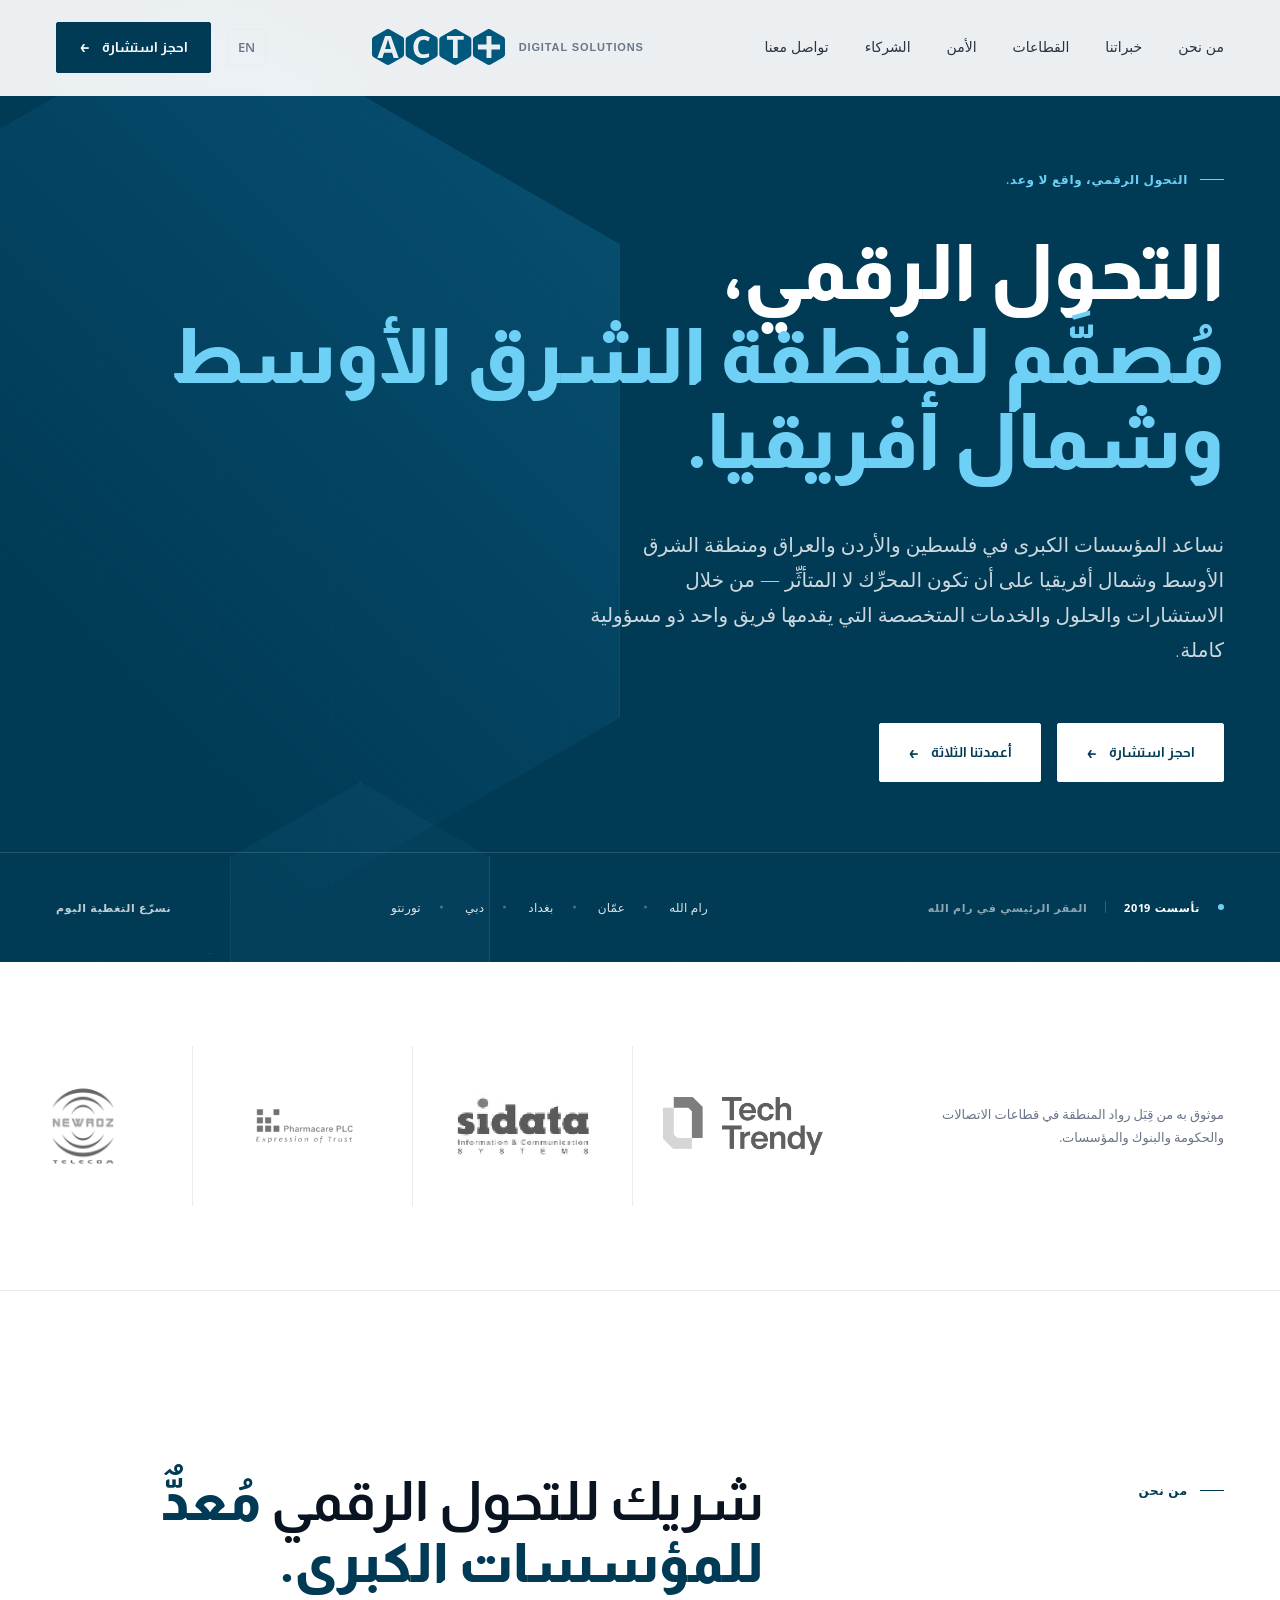
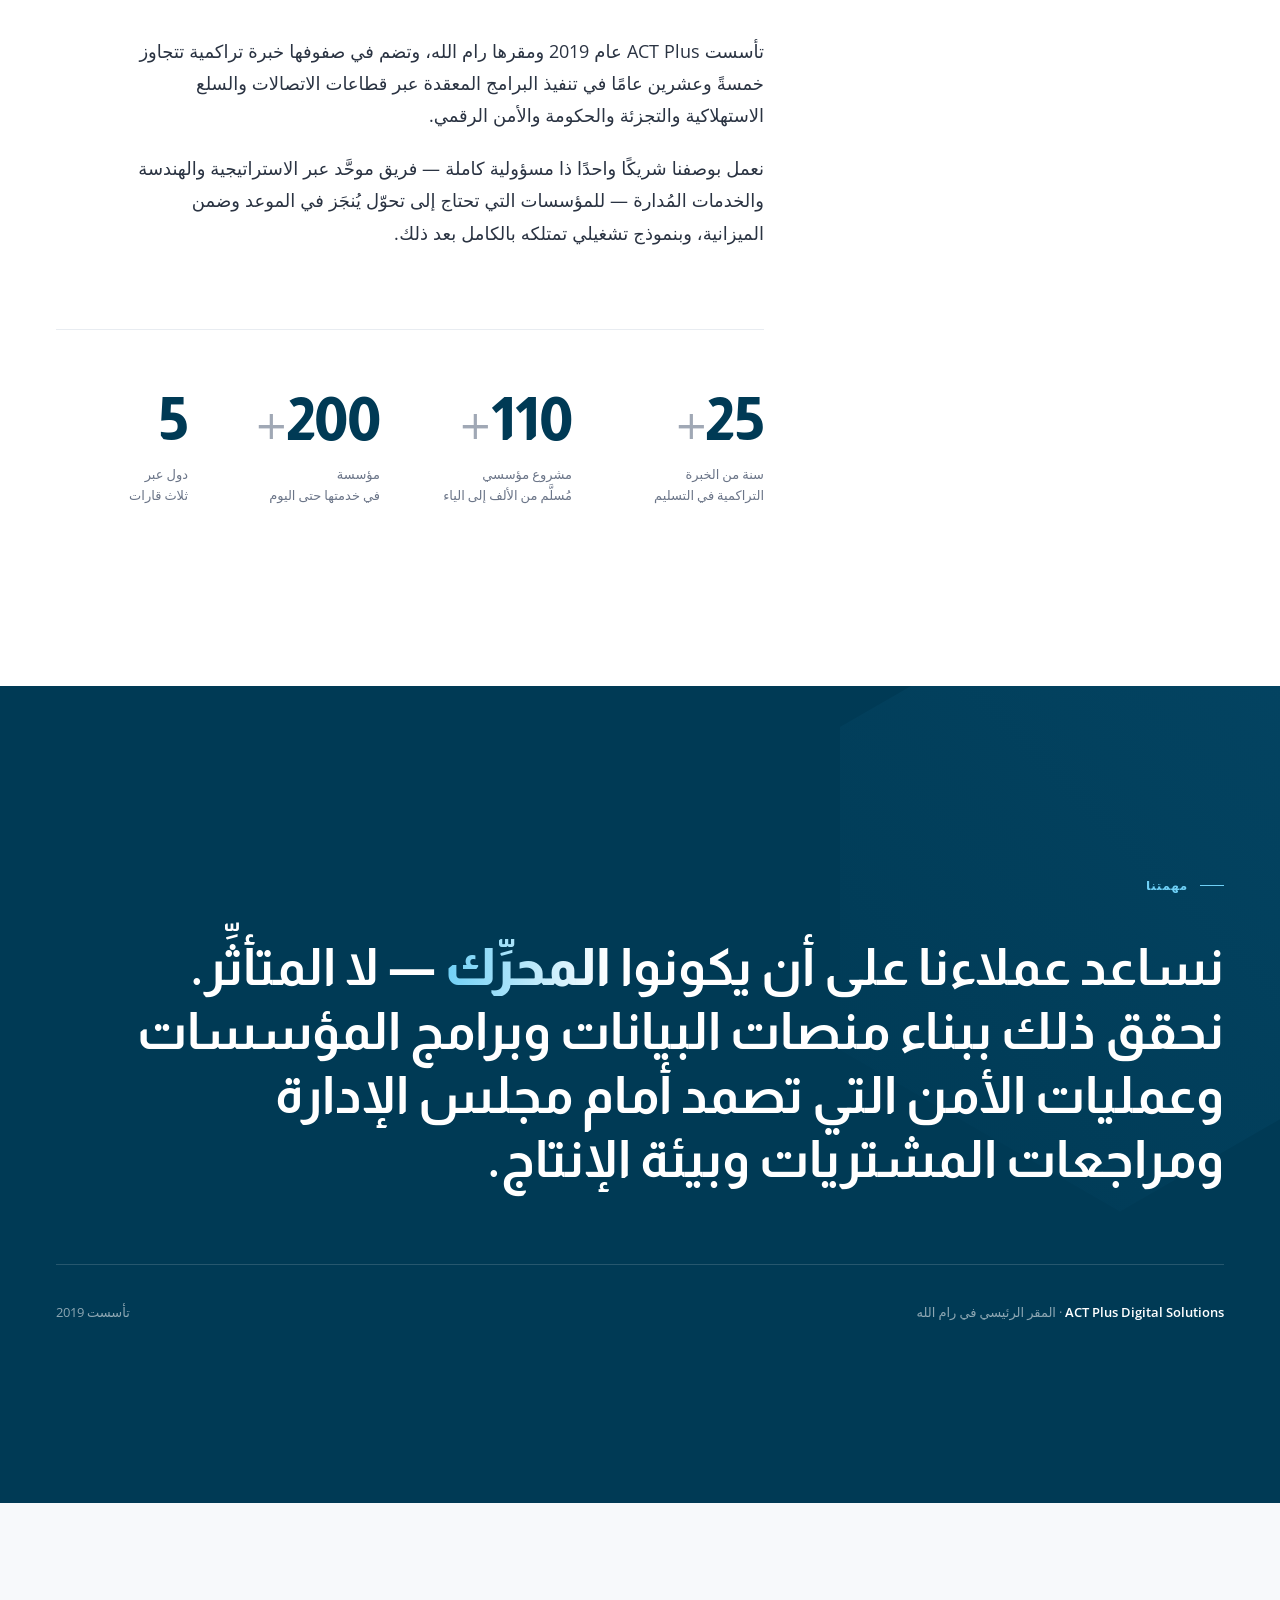
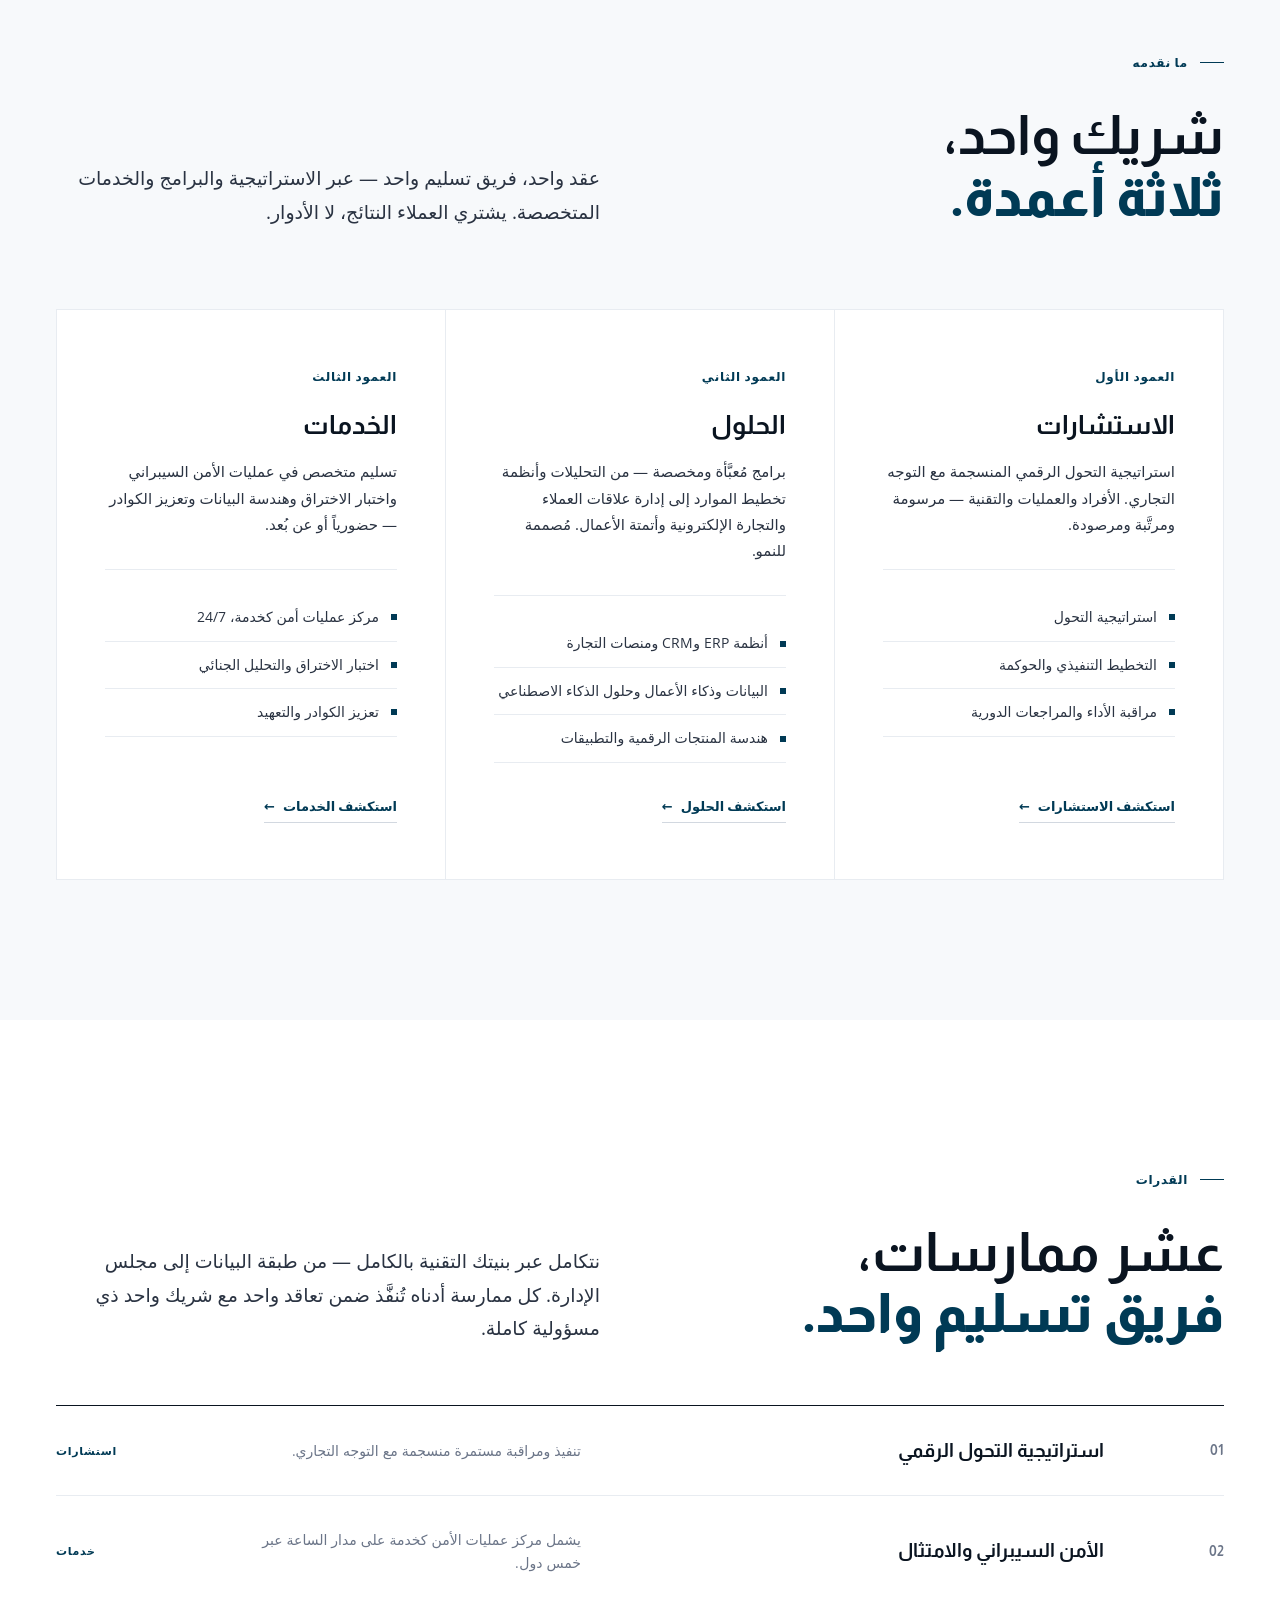
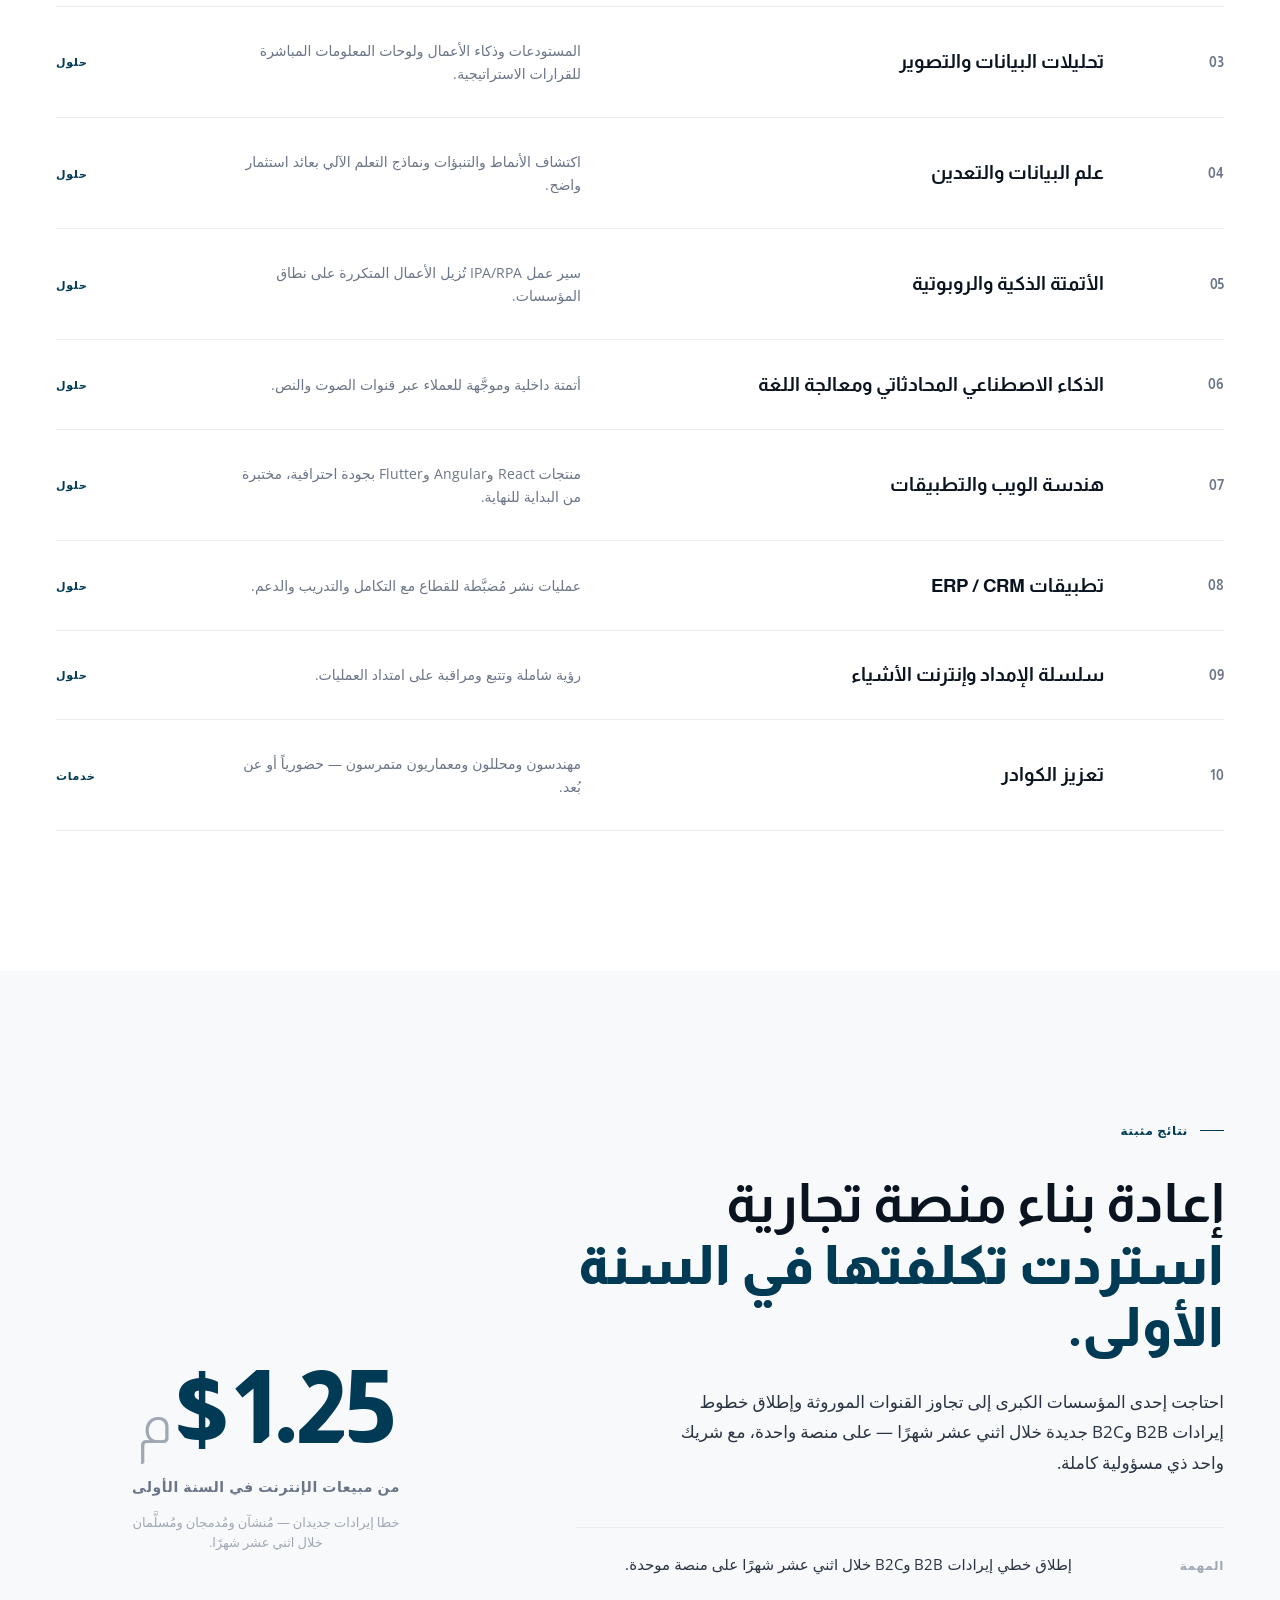
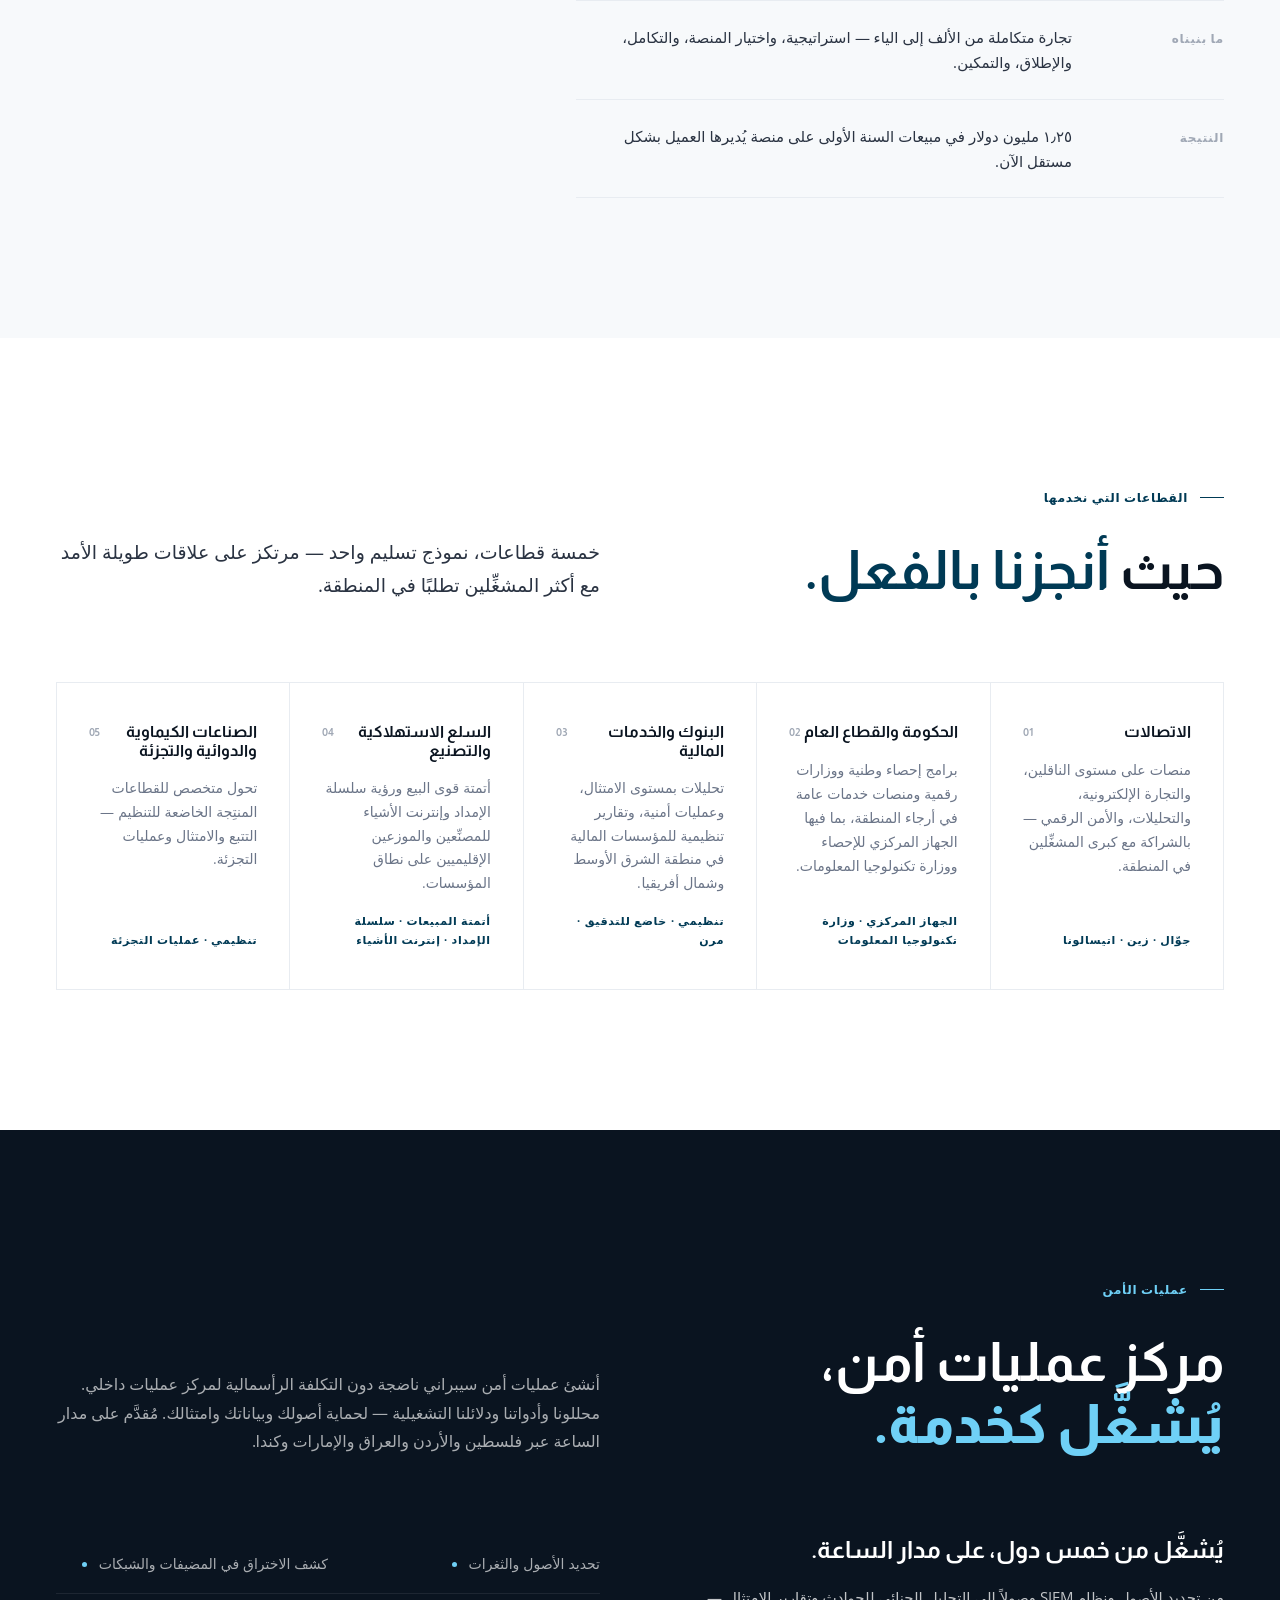
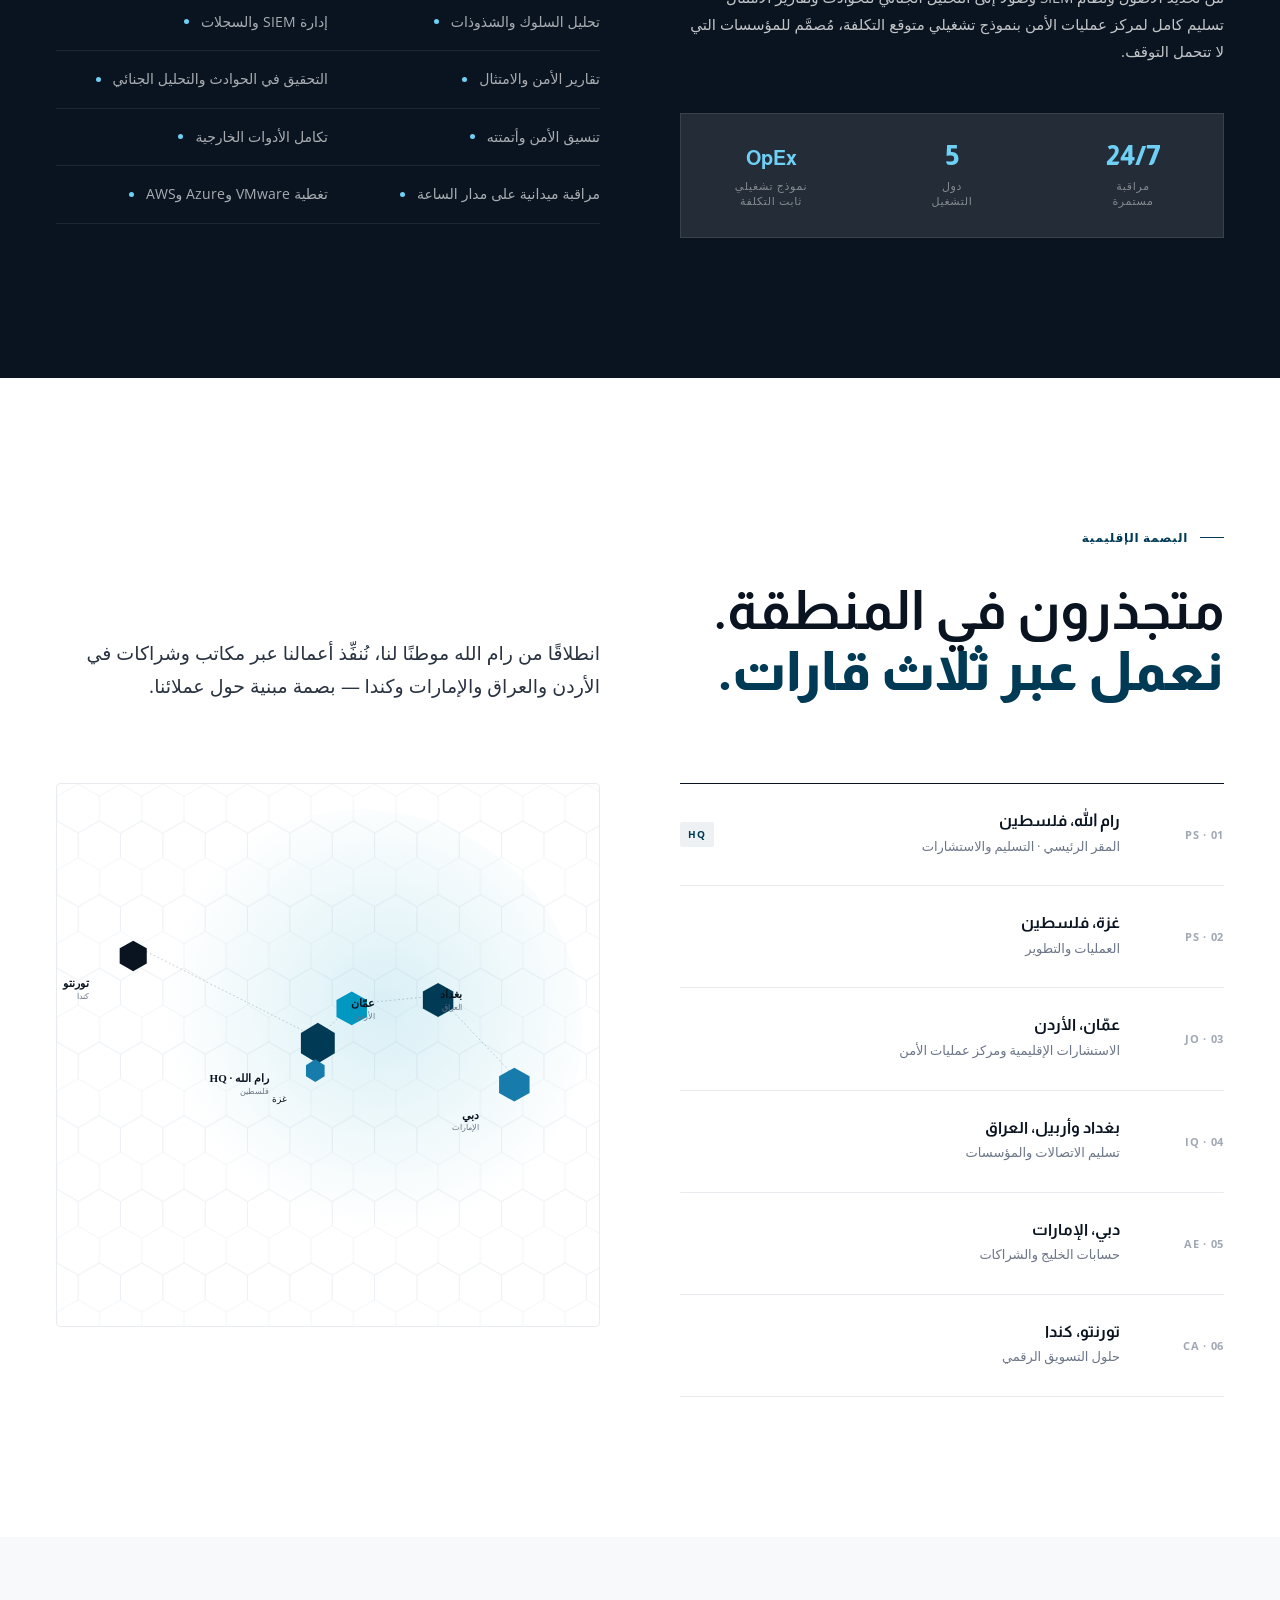
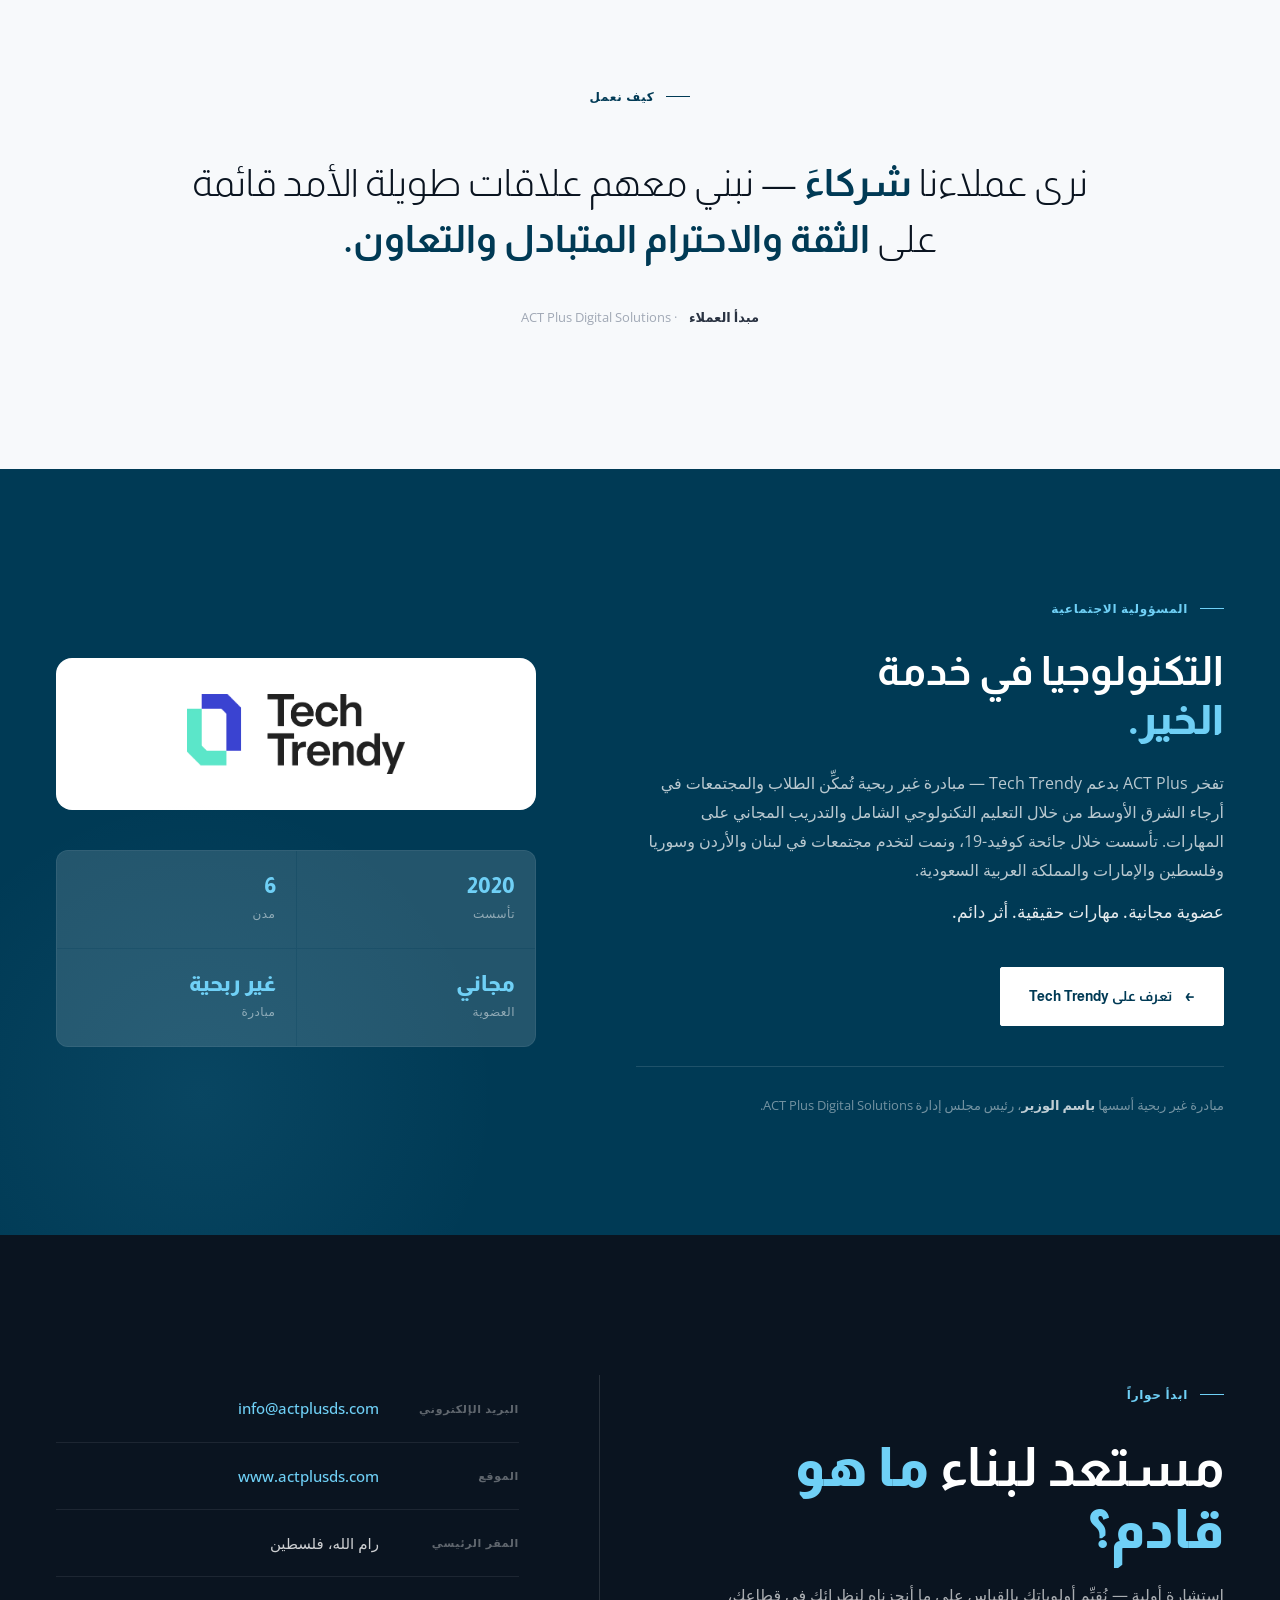
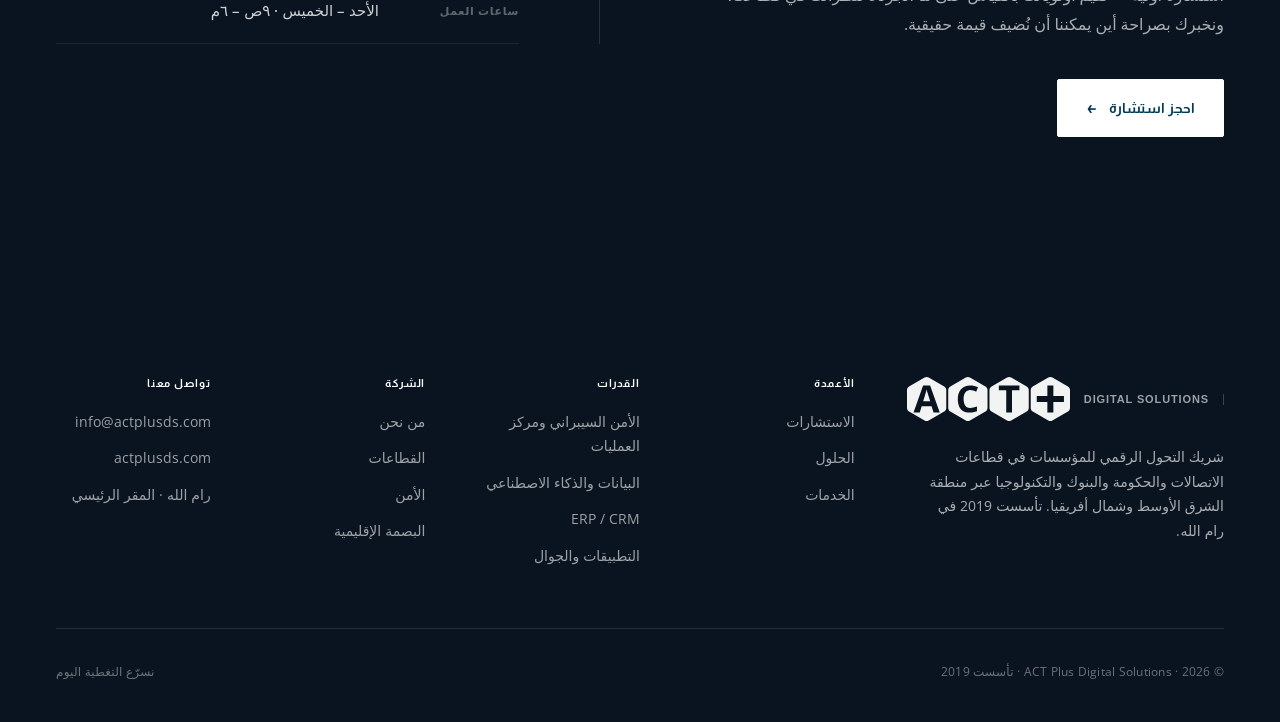
<file: ar/index.html>
<!DOCTYPE html>
<html lang="ar" dir="rtl">
<head>
<meta charset="UTF-8" />
<meta name="viewport" content="width=device-width, initial-scale=1.0" />
<title>ACT Plus Digital Solutions — شريك التحول الرقمي للمؤسسات | منطقة الشرق الأوسط وشمال أفريقيا</title>
<meta name="description" content="ACT Plus Digital Solutions شريك التحول الرقمي للمؤسسات الكبرى في منطقة الشرق الأوسط وشمال أفريقيا — استراتيجية، هندسة، أمن سيبراني وخدمات مُدارة من فريق واحد ذي مسؤولية كاملة." />
<meta name="author" content="ACT Plus Digital Solutions" />
<meta name="robots" content="index, follow" />
<meta name="theme-color" content="#003A55" />
<link rel="canonical" href="https://actplusds.com/ar/" />
<link rel="alternate" hreflang="ar" href="https://actplusds.com/ar/" />
<link rel="alternate" hreflang="en" href="https://actplusds.com/" />

<!-- Open Graph -->
<meta property="og:type" content="website" />
<meta property="og:url" content="https://actplusds.com/ar/" />
<meta property="og:site_name" content="ACT Plus Digital Solutions" />
<meta property="og:title" content="ACT Plus Digital Solutions — شريك التحول الرقمي للمؤسسات" />
<meta property="og:description" content="شريك واحد ذو مسؤولية كاملة للاستراتيجية والهندسة وخدمات تكنولوجيا المعلومات المُدارة — يخدم المؤسسات الكبرى عبر منطقة الشرق الأوسط وشمال أفريقيا." />
<meta property="og:image" content="https://actplusds.com/assets/act-plus-logo.png" />
<meta property="og:locale" content="ar_AR" />

<link rel="icon" type="image/png" href="../assets/mark-navy.png" />

<!-- Google tag -->
<script async src="https://www.googletagmanager.com/gtag/js?id=G-CXV0Z0S9R3"></script>
<script>
  window.dataLayer = window.dataLayer || [];
  function gtag(){dataLayer.push(arguments);}
  gtag('js', new Date());
  gtag('config', 'G-CXV0Z0S9R3');
</script>

<link rel="preconnect" href="https://fonts.googleapis.com">
<link rel="preconnect" href="https://fonts.gstatic.com" crossorigin>
<link rel="stylesheet" href="https://fonts.googleapis.com/css2?family=Almarai:wght@300;400;700;800&family=IBM+Plex+Arabic:wght@300;400;500;600;700&family=Open+Sans:wght@300..700&family=Montserrat:wght@300;400;500;600;700&display=swap">

<style>
:root {
  --deep-sea:    #003A55;
  --deep-sea-2:  #00587d;
  --majestic:    #177cac;
  --trust:       #0097c0;
  --innovate:    #6fd0f6;
  --midnight:    #0A1420;
  --green:       #66FF33;

  --ink:    #0A1420;
  --ink-2:  #2A3342;
  --ink-3:  #6B7588;
  --ink-4:  #A0A8B5;
  --line:   #E8ECF1;
  --line-2: #D2D8E0;
  --bg:     #FFFFFF;
  --bg-2:   #F7F9FB;

  --font-sans:    'IBM Plex Arabic', 'Open Sans', system-ui, sans-serif;
  --font-display: 'Almarai', 'Montserrat', sans-serif;

  --max-w: 1360px;
  --gutter: 56px;
  --ease: cubic-bezier(0.22, 1, 0.36, 1);
}

* { box-sizing: border-box; margin: 0; padding: 0; }
html { scroll-behavior: smooth; }
body {
  background: var(--bg); color: var(--ink);
  font-family: var(--font-sans); font-size: 16px; line-height: 1.75;
  -webkit-font-smoothing: antialiased; -moz-osx-font-smoothing: grayscale;
  overflow-x: hidden; font-weight: 400;
}
a { color: inherit; text-decoration: none; }
img { display: block; max-width: 100%; }
button { font: inherit; color: inherit; background: none; border: 0; cursor: pointer; }
::selection { background: var(--deep-sea); color: #fff; }

h1, h2, h3, h4, h5 {
  font-family: var(--font-display); color: var(--ink);
  letter-spacing: 0; line-height: 1.15; font-weight: 700;
}
h1 { font-size: clamp(48px, 6vw, 92px); font-weight: 800; line-height: 1.1; }
h2 { font-size: clamp(36px, 4.2vw, 64px); font-weight: 700; line-height: 1.15; }
h3 { font-size: clamp(20px, 2vw, 28px); font-weight: 700; }
h4 { font-size: 17px; font-weight: 700; }
p { color: var(--ink-2); }

.lede { font-size: 19px; line-height: 1.75; color: var(--ink-2); font-weight: 400; max-width: 620px; }
.muted { color: var(--ink-3); }

.eyebrow {
  font-size: 12px; font-weight: 600; letter-spacing: 0.06em;
  text-transform: uppercase; color: var(--deep-sea);
  display: inline-flex; align-items: center; gap: 12px; flex-direction: row-reverse;
}
.eyebrow::after {
  content: ''; width: 24px; height: 1px; background: var(--deep-sea);
}

section { padding: 140px var(--gutter); }
.container { max-width: var(--max-w); margin: 0 auto; }

/* ============ BUTTONS ============ */
.btn {
  display: inline-flex; align-items: center; gap: 12px;
  padding: 16px 28px; font-size: 14px; font-weight: 600;
  background: var(--deep-sea); color: #fff;
  border: 1px solid var(--deep-sea);
  letter-spacing: 0;
  white-space: nowrap; flex-shrink: 0;
  transition: all 280ms var(--ease);
  border-radius: 2px;
  font-family: var(--font-display);
}
.btn:hover { background: var(--midnight); border-color: var(--midnight); }
.btn .ar { transition: transform 240ms var(--ease); font-size: 18px; line-height: 0; }
.btn:hover .ar { transform: translateX(-4px); }

.btn-light { background: transparent; color: #fff; border-color: rgba(255,255,255,0.35); }
.btn-light:hover { background: #fff; color: var(--deep-sea); border-color: #fff; }

.btn-ghost { background: transparent; color: var(--ink); border-color: var(--line-2); }
.btn-ghost:hover { background: var(--ink); color: #fff; border-color: var(--ink); }

.link { font-size: 14px; font-weight: 600; color: var(--deep-sea); display: inline-flex; align-items: center; gap: 8px; border-bottom: 1px solid transparent; padding-bottom: 2px; transition: border-color 240ms; flex-direction: row-reverse; }
.link:hover { border-bottom-color: var(--deep-sea); }
.link .ar { transition: transform 240ms var(--ease); }
.link:hover .ar { transform: translateX(-3px); }

/* ============ LOGO ============ */
.logo { display: inline-flex; align-items: center; gap: 14px; text-decoration: none; }
.logo-full { height: 36px; width: auto; display: block; }
.logo-wordmark {
  font-family: 'IBM Plex Arabic', sans-serif;
  font-size: 11px; font-weight: 600; letter-spacing: 0.08em;
  text-transform: uppercase; color: var(--ink-3);
  padding-right: 14px; border-right: 1px solid var(--line);
  line-height: 1; white-space: nowrap;
}
.logo-full--footer { height: 44px; filter: brightness(0) invert(1); opacity: 0.95; }
.logo-wordmark--footer { color: rgba(255,255,255,0.6); border-right-color: rgba(255,255,255,0.2); }

/* ============ NAV ============ */
.nav {
  position: fixed; top: 0; inset-inline: 0; z-index: 100;
  padding: 22px var(--gutter);
  display: flex; align-items: center; justify-content: space-between;
  background: rgba(255,255,255,0.92);
  backdrop-filter: blur(14px) saturate(1.2);
  border-bottom: 1px solid transparent;
  transition: all 300ms var(--ease);
}
.nav.scrolled { border-bottom-color: var(--line); background: rgba(255,255,255,0.97); }
.nav-links { display: flex; align-items: center; gap: 36px; }
.nav-links a { font-size: 14px; color: var(--ink-2); font-weight: 500; position: relative; padding: 4px 0; transition: color 200ms; }
.nav-links a:hover { color: var(--deep-sea); }
.lang-toggle { font-size: 13px; font-weight: 600; color: var(--ink-3); padding: 6px 10px; border: 1px solid var(--line); border-radius: 2px; transition: all 200ms; }
.lang-toggle:hover { color: var(--deep-sea); border-color: var(--deep-sea); }

/* ============ HERO ============ */
.hero {
  min-height: 100vh;
  padding: 160px var(--gutter) 180px;
  background: var(--deep-sea); color: #fff;
  position: relative; overflow: hidden;
  display: flex; flex-direction: column; justify-content: center;
}
.hero-bg { position: absolute; inset: 0; pointer-events: none; opacity: 0.6; }
.hero-hex-accent {
  position: absolute; left: -200px; top: 50%; transform: translateY(-50%);
  width: 820px; height: 947px;
  clip-path: polygon(50% 0%, 100% 25%, 100% 75%, 50% 100%, 0% 75%, 0% 25%);
  background: linear-gradient(225deg, rgba(23,124,172,0.35), rgba(0,88,125,0) 70%);
  border: 1px solid rgba(111,208,246,0.12);
}
.hero-hex-accent-2 {
  position: absolute; left: 18%; bottom: -120px;
  width: 260px; height: 300px;
  clip-path: polygon(50% 0%, 100% 25%, 100% 75%, 50% 100%, 0% 75%, 0% 25%);
  background: rgba(111,208,246,0.04);
  border: 1px solid rgba(111,208,246,0.15);
}
.hero-container {
  max-width: var(--max-w); margin: 0 auto; width: 100%;
  position: relative; z-index: 2;
}
.hero h1 { color: #fff; max-width: 1080px; }
.hero h1 em { font-style: normal; color: var(--innovate); font-weight: 800; }
.hero .eyebrow { color: var(--innovate); margin-bottom: 40px; }
.hero .eyebrow::after { background: var(--innovate); }

.hero-lede {
  margin-top: 44px; font-size: 20px; line-height: 1.75;
  color: rgba(255,255,255,0.8); max-width: 640px; font-weight: 300;
}
.hero-ctas { display: flex; gap: 16px; margin-top: 56px; flex-wrap: wrap; }
.hero-ctas .btn { background: #fff; color: var(--deep-sea); border-color: #fff; }
.hero-ctas .btn:hover { background: var(--innovate); color: var(--midnight); border-color: var(--innovate); }

.hero-footer {
  position: absolute; bottom: 0; left: 0; right: 0;
  padding: 44px var(--gutter);
  border-top: 1px solid rgba(255,255,255,0.14);
  display: grid; grid-template-columns: auto 1fr auto; gap: 80px; align-items: center;
  font-size: 12px; color: rgba(255,255,255,0.55);
  z-index: 2; letter-spacing: 0.02em;
}
.hero-footer .hf-est {
  display: flex; align-items: center; gap: 18px;
  letter-spacing: 0.06em; font-weight: 600; font-size: 11px;
}
.hero-footer .hf-est .dot { width: 6px; height: 6px; background: var(--innovate); border-radius: 50%; flex-shrink: 0; }
.hero-footer .hf-est strong { color: #fff; font-weight: 700; }
.hero-footer .hf-est .sep { width: 1px; height: 12px; background: rgba(255,255,255,0.2); }
.hero-footer .hf-locs { display: flex; justify-content: center; gap: 44px; font-weight: 500; }
.hero-footer .hf-locs span { color: rgba(255,255,255,0.85); position: relative; }
.hero-footer .hf-locs span + span::after {
  content: ''; position: absolute; right: -22px; top: 50%;
  width: 3px; height: 3px; border-radius: 50%;
  background: rgba(255,255,255,0.28); transform: translateY(-50%);
}
.hero-footer .hf-tag { font-size: 11px; letter-spacing: 0.06em; font-weight: 600; color: rgba(255,255,255,0.75); }

/* ============ PROOF STRIP ============ */
.proof { padding: 84px 0; background: var(--bg); border-bottom: 1px solid var(--line); overflow: hidden; }
.proof-inner { max-width: var(--max-w); margin: 0 auto; display: grid; grid-template-columns: 300px 1fr; gap: 72px; align-items: center; padding-right: var(--gutter); direction: rtl; }
.proof-label { font-size: 13px; color: var(--ink-3); line-height: 1.75; }
.proof-track-wrap { position: relative; overflow: hidden; padding-left: var(--gutter); -webkit-mask-image: linear-gradient(90deg, transparent, #000 4%, #000 96%, transparent); mask-image: linear-gradient(90deg, transparent, #000 4%, #000 96%, transparent); }
.proof-track { display: flex; gap: 0; align-items: center; width: max-content; animation: proofScroll 50s linear infinite; direction: ltr; }
.proof-track:hover { animation-play-state: paused; }
.proof-slot {
  flex-shrink: 0; display: flex; align-items: center; justify-content: center;
  width: 220px; height: 160px; border-left: 1px solid var(--line);
}
.proof-slot img {
  max-height: 100px; max-width: 160px; width: auto; object-fit: contain;
  filter: grayscale(1) opacity(0.72); transition: filter 350ms ease;
}
.proof-slot:hover img { filter: grayscale(0) opacity(1); }
@keyframes proofScroll { from { transform: translateX(0); } to { transform: translateX(-50%); } }
@media (prefers-reduced-motion: reduce) { .proof-track { animation: none; } }

/* ============ INTRO ============ */
.intro { padding: 180px var(--gutter); background: var(--bg); }
.intro-inner { max-width: var(--max-w); margin: 0 auto; display: grid; grid-template-columns: 340px 1fr; gap: 120px; }
.intro-eyebrow-col { position: sticky; top: 120px; height: fit-content; }
.intro h2 { font-weight: 700; }
.intro h2 strong { color: var(--deep-sea); font-weight: 800; }
.intro-body { margin-top: 40px; font-size: 18px; line-height: 1.8; color: var(--ink-2); max-width: 640px; }
.intro-body p + p { margin-top: 20px; }
.intro-stats {
  margin-top: 80px; padding-top: 60px; border-top: 1px solid var(--line);
  display: grid; grid-template-columns: repeat(4, 1fr); gap: 60px;
}
.istat .n { font-family: var(--font-display); font-weight: 800; font-size: 60px; letter-spacing: -0.02em; line-height: 1; color: var(--deep-sea); }
.istat .n em { font-style: normal; color: var(--ink-4); font-weight: 300; }
.istat .l { margin-top: 14px; font-size: 13px; color: var(--ink-3); line-height: 1.6; }

/* ============ MANDATE ============ */
.mandate {
  padding: 180px var(--gutter);
  background: var(--deep-sea); color: #fff;
  position: relative; overflow: hidden;
}
.mandate::before {
  content: ''; position: absolute; top: -120px; right: -120px;
  width: 560px; height: 646px;
  clip-path: polygon(50% 0%, 100% 25%, 100% 75%, 50% 100%, 0% 75%, 0% 25%);
  background: linear-gradient(225deg, rgba(23,124,172,0.35), transparent);
  opacity: 0.5;
}
.mandate-inner { max-width: 1200px; margin: 0 auto; position: relative; z-index: 1; }
.mandate .eyebrow { color: var(--innovate); margin-bottom: 40px; }
.mandate .eyebrow::after { background: var(--innovate); }
.mandate h2 {
  color: #fff; font-weight: 700;
  font-size: clamp(32px, 4vw, 64px); max-width: 1100px;
  line-height: 1.25;
}
.mandate h2 strong { font-weight: 800; background: linear-gradient(90deg, var(--innovate), #fff); -webkit-background-clip: text; background-clip: text; color: transparent; }
.mandate-sig { margin-top: 72px; padding-top: 36px; border-top: 1px solid rgba(255,255,255,0.15); display: flex; justify-content: space-between; align-items: center; font-size: 13px; color: rgba(255,255,255,0.55); }
.mandate-sig strong { color: #fff; font-weight: 600; }

/* ============ PILLARS ============ */
.pillars { background: var(--bg-2); }
.pillars-head { max-width: var(--max-w); margin: 0 auto 80px; display: grid; grid-template-columns: 1fr 1fr; gap: 80px; align-items: end; }
.pillars-head h2 { font-weight: 700; }
.pillars-head h2 strong { color: var(--deep-sea); font-weight: 800; }
.pillars-grid {
  max-width: var(--max-w); margin: 0 auto;
  display: grid; grid-template-columns: repeat(3, 1fr); gap: 1px;
  background: var(--line); border: 1px solid var(--line);
}
.pillar { background: #fff; padding: 56px 48px; position: relative; transition: background 360ms var(--ease); min-height: 500px; display: flex; flex-direction: column; }
.pillar:hover { background: var(--deep-sea); color: #fff; }
.pillar:hover h3, .pillar:hover .p-eyebrow { color: #fff; }
.pillar:hover p { color: rgba(255,255,255,0.75); }
.pillar:hover .p-list li { color: rgba(255,255,255,0.85); border-color: rgba(255,255,255,0.18); }
.pillar:hover .p-list li::before { background: var(--innovate); }
.pillar:hover .p-more { color: var(--innovate); border-color: var(--innovate); }
.p-eyebrow { font-size: 12px; font-weight: 600; letter-spacing: 0.06em; text-transform: uppercase; color: var(--deep-sea); transition: color 320ms; }
.pillar h3 { margin-top: 24px; margin-bottom: 18px; transition: color 320ms; }
.pillar > p { font-size: 15px; line-height: 1.75; color: var(--ink-2); max-width: 340px; transition: color 320ms; }
.p-list { list-style: none; margin-top: 32px; padding-top: 24px; border-top: 1px solid var(--line); flex: 1; transition: border-color 320ms; }
.p-list li { font-size: 14px; padding: 11px 18px 11px 0; border-bottom: 1px solid var(--line); position: relative; color: var(--ink-2); transition: color 320ms, border-color 320ms; }
.p-list li::after { content:''; position: absolute; right: 0; top: 50%; transform: translateY(-50%); width: 6px; height: 6px; background: var(--deep-sea); transition: background 320ms; }
.p-more { display: inline-flex; align-items: center; gap: 8px; margin-top: 32px; font-size: 13px; font-weight: 600; color: var(--deep-sea); padding-bottom: 4px; border-bottom: 1px solid var(--line-2); transition: color 320ms, border-color 320ms; width: fit-content; flex-direction: row-reverse; }

/* ============ CAPABILITIES TABLE ============ */
.caps { background: var(--bg); }
.caps-head { max-width: var(--max-w); margin: 0 auto 60px; display: grid; grid-template-columns: 1fr 1fr; gap: 80px; align-items: end; }
.caps-head h2 { font-weight: 700; }
.caps-head h2 strong { color: var(--deep-sea); font-weight: 800; }
.caps-table { max-width: var(--max-w); margin: 0 auto; border-top: 1px solid var(--ink); }
.cap-row { display: grid; grid-template-columns: 80px 1.4fr 1fr 140px; gap: 40px; padding: 32px 0; border-bottom: 1px solid var(--line); align-items: center; transition: padding 320ms var(--ease); cursor: pointer; }
.cap-row:hover { padding-inline: 16px; background: var(--bg-2); }
.cap-row .n { font-family: var(--font-display); font-size: 14px; font-weight: 600; color: var(--ink-3); }
.cap-row h4 { font-size: 19px; font-weight: 700; color: var(--ink); }
.cap-row .d { font-size: 14px; color: var(--ink-3); line-height: 1.65; }
.cap-row .t { font-size: 11px; font-weight: 600; letter-spacing: 0.06em; text-transform: uppercase; color: var(--deep-sea); text-align: left; }

/* ============ OUTCOME ============ */
.outcome { background: var(--bg-2); }
.outcome-inner { max-width: var(--max-w); margin: 0 auto; display: grid; grid-template-columns: 1fr 420px; gap: 100px; align-items: center; }
.outcome .eyebrow { margin-bottom: 32px; }
.outcome h2 { font-weight: 700; }
.outcome h2 strong { color: var(--deep-sea); font-weight: 800; }
.outcome-body { margin-top: 28px; font-size: 17px; line-height: 1.8; color: var(--ink-2); max-width: 560px; }
.outcome-stages { margin-top: 48px; display: flex; flex-direction: column; gap: 0; border-top: 1px solid var(--line); }
.outcome-stage { padding: 24px 0; border-bottom: 1px solid var(--line); display: grid; grid-template-columns: 120px 1fr; gap: 32px; align-items: start; }
.outcome-stage .l { font-size: 12px; font-weight: 700; text-transform: uppercase; letter-spacing: 0.06em; color: var(--ink-4); padding-top: 3px; }
.outcome-stage .v { font-size: 15px; color: var(--ink-2); line-height: 1.65; }
.outcome-figure { text-align: center; }
.outcome-big { font-family: var(--font-display); font-size: clamp(64px, 8vw, 120px); font-weight: 800; color: var(--deep-sea); line-height: 1; letter-spacing: -0.03em; }
.outcome-big em { font-style: normal; color: var(--ink-4); font-weight: 300; font-size: 0.55em; }
.outcome-caption { font-size: 14px; color: var(--ink-3); margin-top: 16px; font-weight: 600; letter-spacing: 0.04em; }
.outcome-desc { font-size: 13px; color: var(--ink-4); margin-top: 12px; line-height: 1.6; max-width: 280px; margin-inline: auto; }

/* ============ INDUSTRIES ============ */
.industries { background: var(--bg); }
.industries-head { max-width: var(--max-w); margin: 0 auto 80px; display: grid; grid-template-columns: 1fr 1fr; gap: 80px; align-items: end; }
.industries-head h2 { font-weight: 700; }
.industries-head h2 strong { color: var(--deep-sea); }
.ind-grid { max-width: var(--max-w); margin: 0 auto; display: grid; grid-template-columns: repeat(5, 1fr); gap: 1px; background: var(--line); border: 1px solid var(--line); }
.ind { background: #fff; padding: 40px 32px; display: flex; flex-direction: column; gap: 16px; transition: background 320ms var(--ease); }
.ind:hover { background: var(--bg-2); }
.ind .top { display: flex; justify-content: space-between; align-items: flex-start; }
.ind h4 { font-size: 16px; font-weight: 700; color: var(--ink); }
.ind .num { font-family: var(--font-display); font-size: 11px; font-weight: 700; color: var(--ink-4); }
.ind p { font-size: 14px; color: var(--ink-3); line-height: 1.7; flex: 1; }
.ind .tag { font-size: 11px; font-weight: 700; letter-spacing: 0.06em; color: var(--deep-sea); text-transform: uppercase; }

/* ============ SOC ============ */
.soc { background: var(--midnight); color: #fff; }
.soc-head { max-width: var(--max-w); margin: 0 auto 80px; display: grid; grid-template-columns: 1fr 1fr; gap: 80px; align-items: end; }
.soc-head h2 { color: #fff; font-weight: 700; }
.soc-head h2 strong { color: var(--innovate); font-weight: 800; }
.soc-head .eyebrow { color: var(--innovate); }
.soc-head .eyebrow::after { background: var(--innovate); }
.soc-intro { font-size: 16px; line-height: 1.8; color: rgba(255,255,255,0.65); }
.soc-grid { max-width: var(--max-w); margin: 0 auto; display: grid; grid-template-columns: 1fr 1fr; gap: 80px; }
.soc-stats { display: grid; grid-template-columns: repeat(3, 1fr); gap: 1px; margin-top: 48px; background: rgba(255,255,255,0.1); border: 1px solid rgba(255,255,255,0.1); }
.soc-stat { padding: 28px 20px; text-align: center; }
.soc-stat .n { font-family: var(--font-display); font-size: 28px; font-weight: 800; color: var(--innovate); line-height: 1; }
.soc-stat .n em { font-style: normal; font-size: 20px; font-weight: 700; }
.soc-stat .l { font-size: 11px; color: rgba(255,255,255,0.45); margin-top: 8px; text-transform: uppercase; letter-spacing: 0.06em; line-height: 1.4; }
.soc-caps { display: grid; grid-template-columns: 1fr 1fr; gap: 0; }
.soc-cap { font-size: 14px; color: rgba(255,255,255,0.65); padding: 16px 0; border-bottom: 1px solid rgba(255,255,255,0.08); display: flex; align-items: center; gap: 12px; flex-direction: row-reverse; justify-content: flex-end; }
.soc-cap .dot { width: 5px; height: 5px; background: var(--innovate); border-radius: 50%; flex-shrink: 0; }

/* ============ FOOTPRINT ============ */
.footprint { background: var(--bg); }
.fp-head { max-width: var(--max-w); margin: 0 auto 80px; display: grid; grid-template-columns: 1fr 1fr; gap: 80px; align-items: end; }
.fp-head h2 { font-weight: 700; }
.fp-head h2 strong { color: var(--deep-sea); font-weight: 800; }
.fp-grid { max-width: var(--max-w); margin: 0 auto; display: grid; grid-template-columns: 1fr 1fr; gap: 80px; align-items: start; }
.fp-offices { display: flex; flex-direction: column; gap: 0; border-top: 1px solid var(--ink); }
.fp-office { display: grid; grid-template-columns: 80px 1fr auto; gap: 24px; padding: 28px 0; border-bottom: 1px solid var(--line); align-items: center; }
.fp-office .code { font-size: 11px; font-weight: 700; letter-spacing: 0.06em; color: var(--ink-4); }
.fp-office h4 { font-size: 16px; font-weight: 700; color: var(--ink); margin-bottom: 4px; }
.fp-office .role { font-size: 13px; color: var(--ink-3); }
.fp-office .hq { font-size: 10px; font-weight: 700; letter-spacing: 0.1em; color: var(--deep-sea); background: rgba(0,58,85,0.07); padding: 4px 8px; border-radius: 2px; white-space: nowrap; }
.fp-map { border: 1px solid var(--line); border-radius: 4px; overflow: hidden; }
.fp-map svg { display: block; width: 100%; height: auto; }

/* ============ QUOTE ============ */
.quote { background: var(--bg-2); }
.quote-inner { max-width: 900px; margin: 0 auto; text-align: center; }
.quote-inner .eyebrow { justify-content: center; flex-direction: row; }
.quote-inner .eyebrow::before { content: ''; width: 24px; height: 1px; background: var(--deep-sea); }
.quote-inner .eyebrow::after { display: none; }
.quote-inner blockquote {
  font-family: var(--font-display); font-size: clamp(24px, 3vw, 40px); font-weight: 300;
  color: var(--ink); line-height: 1.45; letter-spacing: 0; margin-top: 48px;
}
.quote-inner blockquote em { font-style: normal; color: var(--deep-sea); font-weight: 700; }
.quote-inner cite { display: block; margin-top: 40px; font-size: 13px; color: var(--ink-4); font-style: normal; display: flex; align-items: center; justify-content: center; gap: 12px; }
.quote-inner cite strong { color: var(--ink-2); font-weight: 600; }

/* ============ TECH TRENDY CSR ============ */
.tt-csr {
  background: var(--deep-sea); padding: 120px var(--gutter);
  position: relative; overflow: hidden;
}
.tt-csr::before {
  content: ''; position: absolute; bottom: -160px; left: -100px;
  width: 600px; height: 600px; border-radius: 50%;
  background: radial-gradient(circle, rgba(111,208,246,0.08), transparent 70%);
  pointer-events: none;
}
.tt-inner { max-width: var(--max-w); margin: 0 auto; display: grid; grid-template-columns: 1fr 480px; gap: 100px; align-items: center; }
.tt-eyebrow { color: var(--innovate); }
.tt-eyebrow::after { background: var(--innovate); }
.tt-headline { font-family: var(--font-display); font-weight: 700; font-size: clamp(28px, 3.2vw, 52px); line-height: 1.2; color: #fff; margin-top: 28px; }
.tt-headline strong { font-weight: 800; color: var(--innovate); }
.tt-body { margin-top: 24px; font-size: 16px; line-height: 1.8; color: rgba(255,255,255,0.72); max-width: 580px; }
.tt-body + .tt-body { margin-top: 12px; color: rgba(255,255,255,0.9); font-weight: 500; font-size: 17px; }
.tt-actions { margin-top: 40px; }
.tt-btn { background: #fff; color: var(--deep-sea); border-color: #fff; }
.tt-btn:hover { background: var(--innovate); border-color: var(--innovate); color: var(--deep-sea); }
.tt-sig { margin-top: 40px; padding-top: 28px; border-top: 1px solid rgba(255,255,255,0.12); font-size: 13px; color: rgba(255,255,255,0.45); line-height: 1.6; }
.tt-sig strong { color: rgba(255,255,255,0.75); font-weight: 600; }
.tt-right { display: flex; flex-direction: column; gap: 40px; }
.tt-logo-wrap { background: #fff; border-radius: 16px; padding: 36px 40px; display: flex; align-items: center; justify-content: center; }
.tt-logo { max-height: 80px; width: auto; display: block; }
.tt-stats { display: grid; grid-template-columns: 1fr 1fr; gap: 1px; background: rgba(255,255,255,0.1); border: 1px solid rgba(255,255,255,0.1); border-radius: 12px; overflow: hidden; }
.tt-stat { background: rgba(255,255,255,0.04); padding: 24px 20px; display: flex; flex-direction: column; gap: 6px; }
.tt-stat-n { font-family: var(--font-display); font-size: 22px; font-weight: 800; color: var(--innovate); line-height: 1; }
.tt-stat-l { font-size: 12px; color: rgba(255,255,255,0.5); letter-spacing: 0.04em; text-transform: uppercase; }

/* ============ CTA ============ */
.cta { background: var(--midnight); color: #fff; }
.cta-inner { max-width: var(--max-w); margin: 0 auto; }
.cta-grid { display: grid; grid-template-columns: 1fr 1fr; gap: 80px; align-items: start; }
.cta .eyebrow { color: var(--innovate); margin-bottom: 32px; }
.cta .eyebrow::after { background: var(--innovate); }
.cta h2 { color: #fff; font-weight: 700; }
.cta h2 strong { color: var(--innovate); font-weight: 800; }
.cta > .cta-inner > .cta-grid > div > p { color: rgba(255,255,255,0.65); margin-top: 20px; font-size: 16px; line-height: 1.75; max-width: 520px; }
.cta-ctas { display: flex; gap: 16px; margin-top: 40px; flex-wrap: wrap; }
.cta-ctas .btn { background: #fff; color: var(--deep-sea); border-color: #fff; }
.cta-ctas .btn:hover { background: var(--innovate); color: var(--midnight); border-color: var(--innovate); }
.cta-contact { border-right: 1px solid rgba(255,255,255,0.12); padding-right: 80px; display: flex; flex-direction: column; gap: 0; }
.cta-contact-row { display: grid; grid-template-columns: 120px 1fr; gap: 20px; padding: 20px 0; border-bottom: 1px solid rgba(255,255,255,0.08); align-items: center; }
.cta-contact-row .l { font-size: 11px; font-weight: 700; text-transform: uppercase; letter-spacing: 0.06em; color: rgba(255,255,255,0.35); }
.cta-contact-row .v { font-size: 15px; color: rgba(255,255,255,0.8); font-weight: 500; }
.cta-contact-row .v a { color: var(--innovate); }
.cta-contact-row .v a:hover { text-decoration: underline; }

/* ============ FOOTER ============ */
.footer { background: var(--midnight); color: rgba(255,255,255,0.7); padding: 100px var(--gutter) 40px; }
.footer-grid { max-width: var(--max-w); margin: 0 auto; display: grid; grid-template-columns: 2fr 1fr 1fr 1fr 1fr; gap: 60px; padding-bottom: 60px; border-bottom: 1px solid rgba(255,255,255,0.1); }
.footer h5 { font-size: 11px; font-weight: 700; letter-spacing: 0.08em; text-transform: uppercase; color: #fff; margin-bottom: 20px; }
.footer ul { list-style: none; display: flex; flex-direction: column; gap: 12px; }
.footer ul a, .footer ul li { font-size: 14px; color: rgba(255,255,255,0.6); font-weight: 400; }
.footer ul a:hover { color: var(--innovate); }
.footer-brand p { font-size: 14px; margin-top: 24px; max-width: 340px; line-height: 1.75; color: rgba(255,255,255,0.65); }
.footer-bottom { max-width: var(--max-w); margin: 32px auto 0; display: flex; justify-content: space-between; align-items: center; font-size: 12px; color: rgba(255,255,255,0.4); letter-spacing: 0.02em; }

/* ============ RESPONSIVE ============ */
@media (max-width: 1080px) {
  .pillars-grid, .ind-grid { grid-template-columns: 1fr; }
  .footer-grid { grid-template-columns: 2fr 1fr 1fr; }
  .tt-inner { grid-template-columns: 1fr; gap: 56px; }
  .tt-right { flex-direction: row; align-items: flex-start; }
  .tt-logo-wrap { flex: 0 0 auto; }
  .tt-stats { flex: 1; }
}
/* MOBILE NAV */
.hamburger { display: none; flex-direction: column; gap: 5px; cursor: pointer; padding: 8px; border: none; background: none; }
.hamburger span { display: block; width: 22px; height: 2px; background: var(--ink); border-radius: 1px; transition: transform 250ms, opacity 250ms; }
.hamburger.open span:nth-child(1) { transform: translateY(7px) rotate(45deg); }
.hamburger.open span:nth-child(2) { opacity: 0; }
.hamburger.open span:nth-child(3) { transform: translateY(-7px) rotate(-45deg); }
.mobile-menu { display: none; position: fixed; inset: 0; z-index: 99; background: #fff; flex-direction: column; padding: 88px 28px 40px; overflow-y: auto; }
.mobile-menu.open { display: flex; }
.mobile-menu .mm-link { font-family: var(--font-display); font-size: 20px; font-weight: 600; color: var(--ink); padding: 18px 0; border-bottom: 1px solid var(--line); display: block; text-decoration: none; }
.mobile-menu .mm-footer { margin-top: 32px; display: flex; flex-direction: column; gap: 14px; }
@media (max-width: 880px) {
  :root { --gutter: 24px; }
  section { padding: 96px 24px; }
  .intro-inner, .pillars-head, .caps-head, .outcome-inner, .industries-head, .soc-head, .soc-grid, .fp-head, .fp-grid, .cta-grid { grid-template-columns: 1fr; gap: 40px; }
  .intro-stats { grid-template-columns: repeat(2, 1fr); gap: 32px; }
  .proof-inner { grid-template-columns: 1fr; gap: 24px; }
  .cap-row { grid-template-columns: 40px 1fr; gap: 16px; }
  .cap-row .d, .cap-row .t { grid-column: 2; text-align: right; }
  .nav-links { display: none; }
  .nav-actions { display: none; }
  .hamburger { display: flex; }
  .hero-footer { position: static; display: flex; flex-direction: column; gap: 14px; align-items: flex-end; padding: 24px; }
  .cta-contact { border-right: 0; padding-right: 0; border-top: 1px solid rgba(255,255,255,0.18); padding-top: 40px; }
}
@media (max-width: 640px) {
  .tt-right { flex-direction: column; }
  .footer-grid { grid-template-columns: 1fr 1fr; }
}
</style>
</head>
<body>

<!-- NAV -->
<nav class="nav" id="nav">
  <div class="nav-links">
    <a href="#intro">من نحن</a>
    <a href="#pillars">خبراتنا</a>
    <a href="#industries">القطاعات</a>
    <a href="#soc">الأمن</a>
    <a href="../partners.html">الشركاء</a>
    <a href="../contact.html">تواصل معنا</a>
  </div>
  <a href="../index.html" class="logo" aria-label="ACT Plus Digital Solutions">
    <span class="logo-wordmark">Digital Solutions</span>
    <img src="../assets/act-logo-dark.svg" alt="ACT Plus" class="logo-full" />
  </a>
  <div class="nav-actions" style="display:flex;align-items:center;gap:16px;">
    <a href="../index.html" class="lang-toggle">EN</a>
    <a href="../contact.html" class="btn" style="padding:12px 22px;"><span>احجز استشارة</span><span class="ar">←</span></a>
  </div>
  <button class="hamburger" id="hamburger" aria-label="فتح القائمة" aria-expanded="false"><span></span><span></span><span></span></button>
</nav>
<div class="mobile-menu" id="mobile-menu">
  <a href="#intro" class="mm-link">من نحن</a>
  <a href="#pillars" class="mm-link">خبراتنا</a>
  <a href="#industries" class="mm-link">القطاعات</a>
  <a href="#soc" class="mm-link">الأمن</a>
  <a href="../partners.html" class="mm-link">الشركاء</a>
  <a href="../contact.html" class="mm-link">تواصل معنا</a>
  <div class="mm-footer">
    <a href="../index.html" class="lang-toggle">EN</a>
    <a href="../contact.html" class="btn"><span>احجز استشارة</span><span class="ar">←</span></a>
  </div>
</div>

<!-- HERO -->
<section class="hero">
  <div class="hero-hex-accent"></div>
  <div class="hero-hex-accent-2"></div>
  <div class="hero-bg">
    <svg viewBox="0 0 1600 1000" preserveAspectRatio="xMidYMid slice" width="100%" height="100%">
      <defs>
        <pattern id="hg" x="0" y="0" width="120" height="138" patternUnits="userSpaceOnUse">
          <polygon points="60,0 120,34.5 120,103.5 60,138 0,103.5 0,34.5" fill="none" stroke="rgba(111,208,246,0.06)" stroke-width="0.6"/>
        </pattern>
      </defs>
      <rect width="1600" height="1000" fill="url(#hg)"/>
    </svg>
  </div>
  <div class="hero-container">
    <div class="eyebrow">التحول الرقمي، واقع لا وعد.</div>
    <h1>التحول الرقمي،<br><em>مُصمَّم لمنطقة الشرق الأوسط وشمال أفريقيا.</em></h1>
    <p class="hero-lede">
      نساعد المؤسسات الكبرى في فلسطين والأردن والعراق ومنطقة الشرق الأوسط وشمال أفريقيا
      على أن تكون المحرِّك لا المتأثِّر — من خلال الاستشارات والحلول والخدمات المتخصصة
      التي يقدمها فريق واحد ذو مسؤولية كاملة.
    </p>
    <div class="hero-ctas">
      <a href="#contact" class="btn"><span>احجز استشارة</span><span class="ar">←</span></a>
      <a href="#pillars" class="btn btn-light"><span>أعمدتنا الثلاثة</span><span class="ar">←</span></a>
    </div>
  </div>
  <div class="hero-footer">
    <div class="hf-est"><span class="dot"></span><strong>تأسست 2019</strong><span class="sep"></span><span>المقر الرئيسي في رام الله</span></div>
    <div class="hf-locs"><span>رام الله</span><span>عمّان</span><span>بغداد</span><span>دبي</span><span>تورنتو</span></div>
    <div class="hf-tag">نسرّع التغطية اليوم</div>
  </div>
</section>

<!-- PROOF STRIP -->
<section class="proof">
  <div class="proof-inner">
    <div class="proof-label">موثوق به من قِبَل رواد المنطقة في قطاعات الاتصالات والحكومة والبنوك والمؤسسات.</div>
    <div class="proof-track-wrap">
      <div class="proof-track" id="proofTrack">
        <div class="proof-slot"><img src="../assets/clients/1.%20Paltel.png" alt="Paltel"></div>
        <div class="proof-slot"><img src="../assets/clients/2.%20Jawwal.png" alt="Jawwal"></div>
        <div class="proof-slot"><img src="../assets/clients/3.%20Reach.png" alt="Reach"></div>
        <div class="proof-slot"><img src="../assets/clients/4.%20State%20of%20Palestine.png" alt="State of Palestine"></div>
        <div class="proof-slot"><img src="../assets/clients/5.%20Palestinian%20Central%20Bureau%20of%20Statistics.png" alt="PCBS"></div>
        <div class="proof-slot"><img src="../assets/clients/21.%20MTIT.png" alt="MTIT" style="transform:scale(1.3);"></div>
        <div class="proof-slot"><img src="../assets/clients/7.%20Palestine%20Monetary%20Authority.png" alt="Palestine Monetary Authority" style="transform:scale(1.3);"></div>
        <div class="proof-slot"><img src="../assets/clients/8.%20The%20World%20Bank.png" alt="The World Bank"></div>
        <div class="proof-slot"><img src="../assets/clients/9.%20Bank%20of%20Palestine.png" alt="Bank of Palestine"></div>
        <div class="proof-slot"><img src="../assets/clients/12.%20AlQuds%20Pharmaceuticals%20Group.png" alt="AlQuds Pharmaceuticals" style="transform:scale(1.15);"></div>
        <div class="proof-slot"><img src="../assets/clients/13.%20GIZ.png" alt="GIZ"></div>
        <div class="proof-slot"><img src="../assets/clients/14.%20Munib%20%26%20Angels%20Masri%20Foundation.png" alt="Munib & Angela Masri Foundation" style="transform:scale(1.2);"></div>
        <div class="proof-slot"><img src="../assets/clients/16.%20BK%20Plus%20Europe.png" alt="BK Plus Europe"></div>
        <div class="proof-slot"><img src="../assets/clients/17.%20Zain-logo.png" alt="Zain"></div>
        <div class="proof-slot"><img src="../assets/clients/18.%20itisaluna.png" alt="Itisaluna" style="transform:scale(1.55);"></div>
        <div class="proof-slot"><img src="../assets/clients/19.%20Newroz.png" alt="Newroz Telecom" style="transform:scale(1.2);"></div>
        <div class="proof-slot"><img src="../assets/clients/20.%20Pharmacare.png" alt="Pharmacare PLC" style="transform:scale(1.74);"></div>
        <div class="proof-slot"><img src="../assets/clients/21.%20Sidata.png" alt="Sidata" style="transform:scale(1.35);"></div>
        <div class="proof-slot"><img src="../assets/clients/22.%20Tech%20Trendy.png" alt="Tech Trendy"></div>
        <div class="proof-slot" aria-hidden="true"><img src="../assets/clients/1.%20Paltel.png" alt=""></div>
        <div class="proof-slot" aria-hidden="true"><img src="../assets/clients/2.%20Jawwal.png" alt=""></div>
        <div class="proof-slot" aria-hidden="true"><img src="../assets/clients/3.%20Reach.png" alt=""></div>
        <div class="proof-slot" aria-hidden="true"><img src="../assets/clients/4.%20State%20of%20Palestine.png" alt=""></div>
        <div class="proof-slot" aria-hidden="true"><img src="../assets/clients/5.%20Palestinian%20Central%20Bureau%20of%20Statistics.png" alt=""></div>
        <div class="proof-slot" aria-hidden="true"><img src="../assets/clients/21.%20MTIT.png" alt=""></div>
        <div class="proof-slot" aria-hidden="true"><img src="../assets/clients/7.%20Palestine%20Monetary%20Authority.png" alt=""></div>
        <div class="proof-slot" aria-hidden="true"><img src="../assets/clients/8.%20The%20World%20Bank.png" alt=""></div>
        <div class="proof-slot" aria-hidden="true"><img src="../assets/clients/9.%20Bank%20of%20Palestine.png" alt=""></div>
        <div class="proof-slot" aria-hidden="true"><img src="../assets/clients/12.%20AlQuds%20Pharmaceuticals%20Group.png" alt=""></div>
        <div class="proof-slot" aria-hidden="true"><img src="../assets/clients/13.%20GIZ.png" alt=""></div>
        <div class="proof-slot" aria-hidden="true"><img src="../assets/clients/14.%20Munib%20%26%20Angels%20Masri%20Foundation.png" alt=""></div>
        <div class="proof-slot" aria-hidden="true"><img src="../assets/clients/16.%20BK%20Plus%20Europe.png" alt=""></div>
        <div class="proof-slot" aria-hidden="true"><img src="../assets/clients/17.%20Zain-logo.png" alt=""></div>
        <div class="proof-slot" aria-hidden="true"><img src="../assets/clients/18.%20itisaluna.png" alt="" style="transform:scale(1.35);"></div>
        <div class="proof-slot" aria-hidden="true"><img src="../assets/clients/19.%20Newroz.png" alt="" style="transform:scale(1.2);"></div>
        <div class="proof-slot" aria-hidden="true"><img src="../assets/clients/20.%20Pharmacare.png" alt="" style="transform:scale(1.45);"></div>
        <div class="proof-slot" aria-hidden="true"><img src="../assets/clients/21.%20Sidata.png" alt="" style="transform:scale(1.35);"></div>
        <div class="proof-slot" aria-hidden="true"><img src="../assets/clients/22.%20Tech%20Trendy.png" alt=""></div>
      </div>
    </div>
  </div>
</section>

<!-- INTRO -->
<section class="intro" id="intro">
  <div class="intro-inner">
    <div class="intro-eyebrow-col">
      <div class="eyebrow">من نحن</div>
    </div>
    <div>
      <h2>شريك للتحول الرقمي <strong>مُعدٌّ للمؤسسات الكبرى.</strong></h2>
      <div class="intro-body">
        <p>تأسست ACT Plus عام 2019 ومقرها رام الله، وتضم في صفوفها خبرة تراكمية تتجاوز خمسةً وعشرين عامًا في تنفيذ البرامج المعقدة عبر قطاعات الاتصالات والسلع الاستهلاكية والتجزئة والحكومة والأمن الرقمي.</p>
        <p>نعمل بوصفنا شريكًا واحدًا ذا مسؤولية كاملة — فريق موحَّد عبر الاستراتيجية والهندسة والخدمات المُدارة — للمؤسسات التي تحتاج إلى تحوّل يُنجَز في الموعد وضمن الميزانية، وبنموذج تشغيلي تمتلكه بالكامل بعد ذلك.</p>
      </div>
      <div class="intro-stats">
        <div class="istat"><div class="n">25<em>+</em></div><div class="l">سنة من الخبرة<br>التراكمية في التسليم</div></div>
        <div class="istat"><div class="n">110<em>+</em></div><div class="l">مشروع مؤسسي<br>مُسلَّم من الألف إلى الياء</div></div>
        <div class="istat"><div class="n">200<em>+</em></div><div class="l">مؤسسة<br>في خدمتها حتى اليوم</div></div>
        <div class="istat"><div class="n">5</div><div class="l">دول عبر<br>ثلاث قارات</div></div>
      </div>
    </div>
  </div>
</section>

<!-- MANDATE -->
<section class="mandate">
  <div class="mandate-inner">
    <div class="eyebrow">مهمتنا</div>
    <h2>
      نساعد عملاءنا على أن يكونوا <strong>المحرِّك</strong> — لا المتأثِّر.
      نحقق ذلك ببناء منصات البيانات وبرامج المؤسسات وعمليات الأمن
      التي تصمد أمام مجلس الإدارة ومراجعات المشتريات وبيئة الإنتاج.
    </h2>
    <div class="mandate-sig">
      <div><strong>ACT Plus Digital Solutions</strong> &middot; المقر الرئيسي في رام الله</div>
      <div>تأسست 2019</div>
    </div>
  </div>
</section>

<!-- PILLARS -->
<section class="pillars" id="pillars">
  <div class="pillars-head">
    <div>
      <div class="eyebrow">ما نقدمه</div>
      <h2 style="margin-top:32px;">شريك واحد،<br><strong>ثلاثة أعمدة.</strong></h2>
    </div>
    <p class="lede">
      عقد واحد، فريق تسليم واحد — عبر الاستراتيجية والبرامج والخدمات المتخصصة.
      يشتري العملاء النتائج، لا الأدوار.
    </p>
  </div>
  <div class="pillars-grid">
    <div class="pillar">
      <div class="p-eyebrow">العمود الأول</div>
      <h3>الاستشارات</h3>
      <p>استراتيجية التحول الرقمي المنسجمة مع التوجه التجاري. الأفراد والعمليات والتقنية — مرسومة ومرتَّبة ومرصودة.</p>
      <ul class="p-list">
        <li>استراتيجية التحول</li>
        <li>التخطيط التنفيذي والحوكمة</li>
        <li>مراقبة الأداء والمراجعات الدورية</li>
      </ul>
      <a href="#contact" class="p-more"><span class="ar">←</span> استكشف الاستشارات</a>
    </div>
    <div class="pillar">
      <div class="p-eyebrow">العمود الثاني</div>
      <h3>الحلول</h3>
      <p>برامج مُعبَّأة ومخصصة — من التحليلات وأنظمة تخطيط الموارد إلى إدارة علاقات العملاء والتجارة الإلكترونية وأتمتة الأعمال. مُصممة للنمو.</p>
      <ul class="p-list">
        <li>أنظمة ERP وCRM ومنصات التجارة</li>
        <li>البيانات وذكاء الأعمال وحلول الذكاء الاصطناعي</li>
        <li>هندسة المنتجات الرقمية والتطبيقات</li>
      </ul>
      <a href="#contact" class="p-more"><span class="ar">←</span> استكشف الحلول</a>
    </div>
    <div class="pillar">
      <div class="p-eyebrow">العمود الثالث</div>
      <h3>الخدمات</h3>
      <p>تسليم متخصص في عمليات الأمن السيبراني واختبار الاختراق وهندسة البيانات وتعزيز الكوادر — حضورياً أو عن بُعد.</p>
      <ul class="p-list">
        <li>مركز عمليات أمن كخدمة، 24/7</li>
        <li>اختبار الاختراق والتحليل الجنائي</li>
        <li>تعزيز الكوادر والتعهيد</li>
      </ul>
      <a href="#contact" class="p-more"><span class="ar">←</span> استكشف الخدمات</a>
    </div>
  </div>
</section>

<!-- CAPABILITIES TABLE -->
<section class="caps">
  <div class="caps-head">
    <div>
      <div class="eyebrow">القدرات</div>
      <h2 style="margin-top:32px;">عشر ممارسات،<br><strong>فريق تسليم واحد.</strong></h2>
    </div>
    <p class="lede">
      نتكامل عبر بنيتك التقنية بالكامل — من طبقة البيانات إلى مجلس الإدارة.
      كل ممارسة أدناه تُنفَّذ ضمن تعاقد واحد مع شريك واحد ذي مسؤولية كاملة.
    </p>
  </div>
  <div class="caps-table">
    <div class="cap-row">
      <div class="n">01</div>
      <div><h4>استراتيجية التحول الرقمي</h4></div>
      <div class="d">تنفيذ ومراقبة مستمرة منسجمة مع التوجه التجاري.</div>
      <div class="t">استشارات</div>
    </div>
    <div class="cap-row">
      <div class="n">02</div>
      <div><h4>الأمن السيبراني والامتثال</h4></div>
      <div class="d">يشمل مركز عمليات الأمن كخدمة على مدار الساعة عبر خمس دول.</div>
      <div class="t">خدمات</div>
    </div>
    <div class="cap-row">
      <div class="n">03</div>
      <div><h4>تحليلات البيانات والتصوير</h4></div>
      <div class="d">المستودعات وذكاء الأعمال ولوحات المعلومات المباشرة للقرارات الاستراتيجية.</div>
      <div class="t">حلول</div>
    </div>
    <div class="cap-row">
      <div class="n">04</div>
      <div><h4>علم البيانات والتعدين</h4></div>
      <div class="d">اكتشاف الأنماط والتنبؤات ونماذج التعلم الآلي بعائد استثمار واضح.</div>
      <div class="t">حلول</div>
    </div>
    <div class="cap-row">
      <div class="n">05</div>
      <div><h4>الأتمتة الذكية والروبوتية</h4></div>
      <div class="d">سير عمل IPA/RPA تُزيل الأعمال المتكررة على نطاق المؤسسات.</div>
      <div class="t">حلول</div>
    </div>
    <div class="cap-row">
      <div class="n">06</div>
      <div><h4>الذكاء الاصطناعي المحادثاتي ومعالجة اللغة</h4></div>
      <div class="d">أتمتة داخلية وموجَّهة للعملاء عبر قنوات الصوت والنص.</div>
      <div class="t">حلول</div>
    </div>
    <div class="cap-row">
      <div class="n">07</div>
      <div><h4>هندسة الويب والتطبيقات</h4></div>
      <div class="d">منتجات React وAngular وFlutter بجودة احترافية، مختبرة من البداية للنهاية.</div>
      <div class="t">حلول</div>
    </div>
    <div class="cap-row">
      <div class="n">08</div>
      <div><h4>تطبيقات ERP / CRM</h4></div>
      <div class="d">عمليات نشر مُضبَّطة للقطاع مع التكامل والتدريب والدعم.</div>
      <div class="t">حلول</div>
    </div>
    <div class="cap-row">
      <div class="n">09</div>
      <div><h4>سلسلة الإمداد وإنترنت الأشياء</h4></div>
      <div class="d">رؤية شاملة وتتبع ومراقبة على امتداد العمليات.</div>
      <div class="t">حلول</div>
    </div>
    <div class="cap-row">
      <div class="n">10</div>
      <div><h4>تعزيز الكوادر</h4></div>
      <div class="d">مهندسون ومحللون ومعماريون متمرسون — حضورياً أو عن بُعد.</div>
      <div class="t">خدمات</div>
    </div>
  </div>
</section>

<!-- OUTCOME -->
<section class="outcome">
  <div class="outcome-inner">
    <div>
      <div class="eyebrow">نتائج مثبتة</div>
      <h2>إعادة بناء منصة تجارية<br><strong>استردت تكلفتها في السنة الأولى.</strong></h2>
      <p class="outcome-body">
        احتاجت إحدى المؤسسات الكبرى إلى تجاوز القنوات الموروثة وإطلاق خطوط إيرادات B2B وB2C جديدة خلال اثني عشر شهرًا — على منصة واحدة، مع شريك واحد ذي مسؤولية كاملة.
      </p>
      <div class="outcome-stages">
        <div class="outcome-stage">
          <div class="l">المهمة</div>
          <div class="v">إطلاق خطي إيرادات B2B وB2C خلال اثني عشر شهرًا على منصة موحدة.</div>
        </div>
        <div class="outcome-stage">
          <div class="l">ما بنيناه</div>
          <div class="v">تجارة متكاملة من الألف إلى الياء — استراتيجية، واختيار المنصة، والتكامل، والإطلاق، والتمكين.</div>
        </div>
        <div class="outcome-stage">
          <div class="l">النتيجة</div>
          <div class="v">١٫٢٥ مليون دولار في مبيعات السنة الأولى على منصة يُديرها العميل بشكل مستقل الآن.</div>
        </div>
      </div>
    </div>
    <div class="outcome-figure">
      <div class="outcome-big">$1.25<em>م</em></div>
      <div class="outcome-caption">من مبيعات الإنترنت في السنة الأولى</div>
      <div class="outcome-desc">خطا إيرادات جديدان — مُنشآن ومُدمجان ومُسلَّمان خلال اثني عشر شهرًا.</div>
    </div>
  </div>
</section>

<!-- INDUSTRIES -->
<section class="industries" id="industries">
  <div class="industries-head">
    <div>
      <div class="eyebrow">القطاعات التي نخدمها</div>
      <h2 style="margin-top:32px;">حيث <strong>أنجزنا بالفعل.</strong></h2>
    </div>
    <p class="lede">خمسة قطاعات، نموذج تسليم واحد — مرتكز على علاقات طويلة الأمد مع أكثر المشغِّلين تطلبًا في المنطقة.</p>
  </div>
  <div class="ind-grid">
    <div class="ind">
      <div class="top"><h4>الاتصالات</h4><div class="num">01</div></div>
      <p>منصات على مستوى الناقلين، والتجارة الإلكترونية، والتحليلات، والأمن الرقمي — بالشراكة مع كبرى المشغِّلين في المنطقة.</p>
      <div class="tag">جوّال · زين · اتيسالونا</div>
    </div>
    <div class="ind">
      <div class="top"><h4>الحكومة والقطاع العام</h4><div class="num">02</div></div>
      <p>برامج إحصاء وطنية ووزارات رقمية ومنصات خدمات عامة في أرجاء المنطقة، بما فيها الجهاز المركزي للإحصاء ووزارة تكنولوجيا المعلومات.</p>
      <div class="tag">الجهاز المركزي · وزارة تكنولوجيا المعلومات</div>
    </div>
    <div class="ind">
      <div class="top"><h4>البنوك والخدمات المالية</h4><div class="num">03</div></div>
      <p>تحليلات بمستوى الامتثال، وعمليات أمنية، وتقارير تنظيمية للمؤسسات المالية في منطقة الشرق الأوسط وشمال أفريقيا.</p>
      <div class="tag">تنظيمي · خاضع للتدقيق · مرن</div>
    </div>
    <div class="ind">
      <div class="top"><h4>السلع الاستهلاكية والتصنيع</h4><div class="num">04</div></div>
      <p>أتمتة قوى البيع ورؤية سلسلة الإمداد وإنترنت الأشياء للمصنِّعين والموزعين الإقليميين على نطاق المؤسسات.</p>
      <div class="tag">أتمتة المبيعات · سلسلة الإمداد · إنترنت الأشياء</div>
    </div>
    <div class="ind">
      <div class="top"><h4>الصناعات الكيماوية والدوائية والتجزئة</h4><div class="num">05</div></div>
      <p>تحول متخصص للقطاعات المنتِجة الخاضعة للتنظيم — التتبع والامتثال وعمليات التجزئة.</p>
      <div class="tag">تنظيمي · عمليات التجزئة</div>
    </div>
  </div>
</section>

<!-- SOC -->
<section class="soc" id="soc">
  <div class="soc-head">
    <div>
      <div class="eyebrow">عمليات الأمن</div>
      <h2 style="margin-top:32px;">مركز عمليات أمن،<br><strong>يُشغَّل كخدمة.</strong></h2>
    </div>
    <p class="soc-intro">
      أنشئ عمليات أمن سيبراني ناضجة دون التكلفة الرأسمالية لمركز عمليات داخلي. محللونا وأدواتنا ودلائلنا التشغيلية — لحماية أصولك وبياناتك وامتثالك. مُقدَّم على مدار الساعة عبر فلسطين والأردن والعراق والإمارات وكندا.
    </p>
  </div>
  <div class="soc-grid">
    <div>
      <h3 style="color:#fff; font-size:24px; font-weight:700;">يُشغَّل من خمس دول، على مدار الساعة.</h3>
      <p style="color:rgba(255,255,255,0.75); margin-top:20px; font-size:15px; line-height:1.8;">
        من تحديد الأصول ونظام SIEM وصولاً إلى التحليل الجنائي للحوادث وتقارير الامتثال — تسليم كامل لمركز عمليات الأمن بنموذج تشغيلي متوقع التكلفة، مُصمَّم للمؤسسات التي لا تتحمل التوقف.
      </p>
      <div class="soc-stats">
        <div class="soc-stat"><div class="n">24/7</div><div class="l">مراقبة<br>مستمرة</div></div>
        <div class="soc-stat"><div class="n">5</div><div class="l">دول<br>التشغيل</div></div>
        <div class="soc-stat"><div class="n"><em>OpEx</em></div><div class="l">نموذج تشغيلي<br>ثابت التكلفة</div></div>
      </div>
    </div>
    <div>
      <div class="soc-caps">
        <div class="soc-cap"><span class="dot"></span>تحديد الأصول والثغرات</div>
        <div class="soc-cap"><span class="dot"></span>كشف الاختراق في المضيفات والشبكات</div>
        <div class="soc-cap"><span class="dot"></span>تحليل السلوك والشذوذات</div>
        <div class="soc-cap"><span class="dot"></span>إدارة SIEM والسجلات</div>
        <div class="soc-cap"><span class="dot"></span>تقارير الأمن والامتثال</div>
        <div class="soc-cap"><span class="dot"></span>التحقيق في الحوادث والتحليل الجنائي</div>
        <div class="soc-cap"><span class="dot"></span>تنسيق الأمن وأتمتته</div>
        <div class="soc-cap"><span class="dot"></span>تكامل الأدوات الخارجية</div>
        <div class="soc-cap"><span class="dot"></span>مراقبة ميدانية على مدار الساعة</div>
        <div class="soc-cap"><span class="dot"></span>تغطية VMware وAzure وAWS</div>
      </div>
    </div>
  </div>
</section>

<!-- FOOTPRINT -->
<section class="footprint" id="footprint">
  <div class="fp-head">
    <div>
      <div class="eyebrow">البصمة الإقليمية</div>
      <h2 style="margin-top:32px;">متجذرون في المنطقة.<br><strong>نعمل عبر ثلاث قارات.</strong></h2>
    </div>
    <p class="lede">
      انطلاقًا من رام الله موطنًا لنا، نُنفِّذ أعمالنا عبر مكاتب وشراكات في الأردن والعراق والإمارات وكندا — بصمة مبنية حول عملائنا.
    </p>
  </div>
  <div class="fp-grid">
    <div class="fp-offices">
      <div class="fp-office">
        <div class="code">PS · 01</div>
        <div><h4>رام الله، فلسطين</h4><div class="role">المقر الرئيسي · التسليم والاستشارات</div></div>
        <div class="hq">HQ</div>
      </div>
      <div class="fp-office">
        <div class="code">PS · 02</div>
        <div><h4>غزة، فلسطين</h4><div class="role">العمليات والتطوير</div></div>
        <div></div>
      </div>
      <div class="fp-office">
        <div class="code">JO · 03</div>
        <div><h4>عمّان، الأردن</h4><div class="role">الاستشارات الإقليمية ومركز عمليات الأمن</div></div>
        <div></div>
      </div>
      <div class="fp-office">
        <div class="code">IQ · 04</div>
        <div><h4>بغداد وأربيل، العراق</h4><div class="role">تسليم الاتصالات والمؤسسات</div></div>
        <div></div>
      </div>
      <div class="fp-office">
        <div class="code">AE · 05</div>
        <div><h4>دبي، الإمارات</h4><div class="role">حسابات الخليج والشراكات</div></div>
        <div></div>
      </div>
      <div class="fp-office">
        <div class="code">CA · 06</div>
        <div><h4>تورنتو، كندا</h4><div class="role">حلول التسويق الرقمي</div></div>
        <div></div>
      </div>
    </div>
    <div class="fp-map">
      <svg viewBox="0 0 640 640">
        <defs>
          <pattern id="hm" x="0" y="0" width="50" height="87" patternUnits="userSpaceOnUse">
            <polygon points="25,0 50,14.5 50,43.5 25,58 0,43.5 0,14.5" fill="none" stroke="#E8ECF1" stroke-width="0.6"/>
            <polygon points="0,43.5 25,58 25,87 0,101.5 -25,87 -25,58" fill="none" stroke="#E8ECF1" stroke-width="0.6"/>
            <polygon points="50,43.5 75,58 75,87 50,101.5 25,87 25,58" fill="none" stroke="#E8ECF1" stroke-width="0.6"/>
          </pattern>
          <radialGradient id="mg" cx="55%" cy="45%">
            <stop offset="0%" stop-color="#0097c0" stop-opacity="0.15"/>
            <stop offset="100%" stop-color="#0097c0" stop-opacity="0"/>
          </radialGradient>
        </defs>
        <rect width="640" height="640" fill="url(#hm)"/>
        <circle cx="360" cy="290" r="260" fill="url(#mg)"/>
        <g stroke="#003A55" stroke-width="0.8" fill="none" opacity="0.35" stroke-dasharray="2 3">
          <path d="M308 300 L348 260"/><path d="M308 300 L305 335"/>
          <path d="M348 260 L450 250"/><path d="M450 250 L540 345"/>
          <path d="M308 300 L90 190"/>
        </g>
        <g>
          <polygon points="308,282 328,294 328,318 308,330 288,318 288,294" fill="#003A55"/>
          <text x="250" y="352" font-family="IBM Plex Arabic" font-size="13" font-weight="600" fill="#0A1420">رام الله · HQ</text>
          <text x="250" y="366" font-family="IBM Plex Arabic" font-size="10" fill="#6B7588">فلسطين</text>
          <polygon points="305,325 316,332 316,345 305,352 294,345 294,332" fill="#177cac"/>
          <text x="272" y="376" font-family="IBM Plex Arabic" font-size="11" font-weight="500" fill="#0A1420">غزة</text>
          <polygon points="348,245 366,255 366,275 348,285 330,275 330,255" fill="#0097c0"/>
          <text x="375" y="263" font-family="IBM Plex Arabic" font-size="13" font-weight="600" fill="#0A1420">عمّان</text>
          <text x="375" y="277" font-family="IBM Plex Arabic" font-size="10" fill="#6B7588">الأردن</text>
          <polygon points="450,235 468,245 468,265 450,275 432,265 432,245" fill="#003A55"/>
          <text x="478" y="253" font-family="IBM Plex Arabic" font-size="13" font-weight="600" fill="#0A1420">بغداد</text>
          <text x="478" y="267" font-family="IBM Plex Arabic" font-size="10" fill="#6B7588">العراق</text>
          <polygon points="540,335 558,345 558,365 540,375 522,365 522,345" fill="#177cac"/>
          <text x="498" y="395" font-family="IBM Plex Arabic" font-size="13" font-weight="600" fill="#0A1420">دبي</text>
          <text x="498" y="409" font-family="IBM Plex Arabic" font-size="10" fill="#6B7588">الإمارات</text>
          <polygon points="90,185 106,194 106,212 90,221 74,212 74,194" fill="#0A1420"/>
          <text x="38" y="240" font-family="IBM Plex Arabic" font-size="13" font-weight="600" fill="#0A1420">تورنتو</text>
          <text x="38" y="254" font-family="IBM Plex Arabic" font-size="10" fill="#6B7588">كندا</text>
        </g>
      </svg>
    </div>
  </div>
</section>

<!-- QUOTE -->
<section class="quote">
  <div class="quote-inner">
    <div class="eyebrow">كيف نعمل</div>
    <blockquote>
      نرى عملاءنا <em>شركاءَ</em> — نبني معهم علاقات طويلة الأمد قائمة على <em>الثقة والاحترام المتبادل والتعاون.</em>
    </blockquote>
    <cite><strong>مبدأ العملاء</strong> · ACT Plus Digital Solutions</cite>
  </div>
</section>

<!-- TECH TRENDY CSR -->
<section class="tt-csr">
  <div class="tt-inner">
    <div class="tt-content">
      <div class="eyebrow tt-eyebrow">المسؤولية الاجتماعية</div>
      <h2 class="tt-headline">التكنولوجيا في خدمة<br><strong>الخير.</strong></h2>
      <p class="tt-body">تفخر ACT Plus بدعم Tech Trendy — مبادرة غير ربحية تُمكِّن الطلاب والمجتمعات في أرجاء الشرق الأوسط من خلال التعليم التكنولوجي الشامل والتدريب المجاني على المهارات. تأسست خلال جائحة كوفيد-19، ونمت لتخدم مجتمعات في لبنان والأردن وسوريا وفلسطين والإمارات والمملكة العربية السعودية.</p>
      <p class="tt-body">عضوية مجانية. مهارات حقيقية. أثر دائم.</p>
      <div class="tt-actions">
        <a href="https://techtrendy.org/" target="_blank" rel="noopener" class="btn btn-light tt-btn"><span class="ar">←</span> تعرف على Tech Trendy</a>
      </div>
      <div class="tt-sig">مبادرة غير ربحية أسسها <strong>باسم الوزير</strong>، رئيس مجلس إدارة ACT Plus Digital Solutions.</div>
    </div>
    <div class="tt-right">
      <div class="tt-logo-wrap">
        <img src="../assets/clients/22.%20Tech%20Trendy.png" alt="Tech Trendy" class="tt-logo">
      </div>
      <div class="tt-stats">
        <div class="tt-stat"><span class="tt-stat-n">2020</span><span class="tt-stat-l">تأسست</span></div>
        <div class="tt-stat"><span class="tt-stat-n">6</span><span class="tt-stat-l">مدن</span></div>
        <div class="tt-stat"><span class="tt-stat-n">مجاني</span><span class="tt-stat-l">العضوية</span></div>
        <div class="tt-stat"><span class="tt-stat-n">غير ربحية</span><span class="tt-stat-l">مبادرة</span></div>
      </div>
    </div>
  </div>
</section>

<!-- CTA -->
<section class="cta" id="contact">
  <div class="cta-inner">
    <div class="cta-grid">
      <div>
        <div class="eyebrow">ابدأ حواراً</div>
        <h2>مستعد لبناء <strong>ما هو قادم؟</strong></h2>
        <p style="color:rgba(255,255,255,0.65); margin-top:20px; font-size:16px; line-height:1.8; max-width:520px;">استشارة أولية — نُقيِّم أولوياتك بالقياس على ما أنجزناه لنظرائك في قطاعك، ونخبرك بصراحة أين يمكننا أن نُضيف قيمة حقيقية.</p>
        <div class="cta-ctas">
          <a href="mailto:info@actplusds.com" class="btn"><span>احجز استشارة</span><span class="ar">←</span></a>
        </div>
      </div>
      <div class="cta-contact">
        <div class="cta-contact-row">
          <div class="l">البريد الإلكتروني</div>
          <div class="v"><a href="mailto:info@actplusds.com">info@actplusds.com</a></div>
        </div>
        <div class="cta-contact-row">
          <div class="l">الموقع</div>
          <div class="v"><a href="https://www.actplusds.com">www.actplusds.com</a></div>
        </div>
        <div class="cta-contact-row">
          <div class="l">المقر الرئيسي</div>
          <div class="v">رام الله، فلسطين</div>
        </div>
        <div class="cta-contact-row">
          <div class="l">ساعات العمل</div>
          <div class="v">الأحد – الخميس · ٩ص – ٦م</div>
        </div>
      </div>
    </div>
  </div>
</section>

<!-- FOOTER -->
<footer class="footer">
  <div class="footer-grid">
    <div class="footer-brand">
      <a href="../index.html" class="logo" aria-label="ACT Plus Digital Solutions">
        <span class="logo-wordmark logo-wordmark--footer">Digital Solutions</span>
        <img src="../assets/act-logo.svg" alt="ACT Plus" class="logo-full logo-full--footer" />
      </a>
      <p>شريك التحول الرقمي للمؤسسات في قطاعات الاتصالات والحكومة والبنوك والتكنولوجيا عبر منطقة الشرق الأوسط وشمال أفريقيا. تأسست 2019 في رام الله.</p>
    </div>
    <div>
      <h5>الأعمدة</h5>
      <ul>
        <li><a href="#pillars">الاستشارات</a></li>
        <li><a href="#pillars">الحلول</a></li>
        <li><a href="#pillars">الخدمات</a></li>
      </ul>
    </div>
    <div>
      <h5>القدرات</h5>
      <ul>
        <li><a href="#soc">الأمن السيبراني ومركز العمليات</a></li>
        <li><a href="#caps">البيانات والذكاء الاصطناعي</a></li>
        <li><a href="#caps">ERP / CRM</a></li>
        <li><a href="#caps">التطبيقات والجوال</a></li>
      </ul>
    </div>
    <div>
      <h5>الشركة</h5>
      <ul>
        <li><a href="#intro">من نحن</a></li>
        <li><a href="#industries">القطاعات</a></li>
        <li><a href="#soc">الأمن</a></li>
        <li><a href="#footprint">البصمة الإقليمية</a></li>
      </ul>
    </div>
    <div>
      <h5>تواصل معنا</h5>
      <ul>
        <li><a href="mailto:info@actplusds.com">info@actplusds.com</a></li>
        <li><a href="https://www.actplusds.com">actplusds.com</a></li>
        <li>رام الله · المقر الرئيسي</li>
      </ul>
    </div>
  </div>
  <div class="footer-bottom">
    <div>© 2026 · ACT Plus Digital Solutions · تأسست 2019</div>
    <div>نسرّع التغطية اليوم</div>
  </div>
</footer>

<script>
(function(){
  const nav = document.getElementById('nav');
  const onScroll = () => nav.classList.toggle('scrolled', window.scrollY > 40);
  window.addEventListener('scroll', onScroll, { passive: true });
  onScroll();
})();
(function(){
  var btn = document.getElementById('hamburger');
  var menu = document.getElementById('mobile-menu');
  if(!btn||!menu) return;
  btn.addEventListener('click', function(){
    var open = menu.classList.toggle('open');
    btn.classList.toggle('open', open);
    btn.setAttribute('aria-expanded', open);
    document.body.style.overflow = open ? 'hidden' : '';
  });
  menu.querySelectorAll('.mm-link').forEach(function(a){
    a.addEventListener('click', function(){
      menu.classList.remove('open');
      btn.classList.remove('open');
      btn.setAttribute('aria-expanded','false');
      document.body.style.overflow = '';
    });
  });
})();
</script>

</body>
</html>
</file>
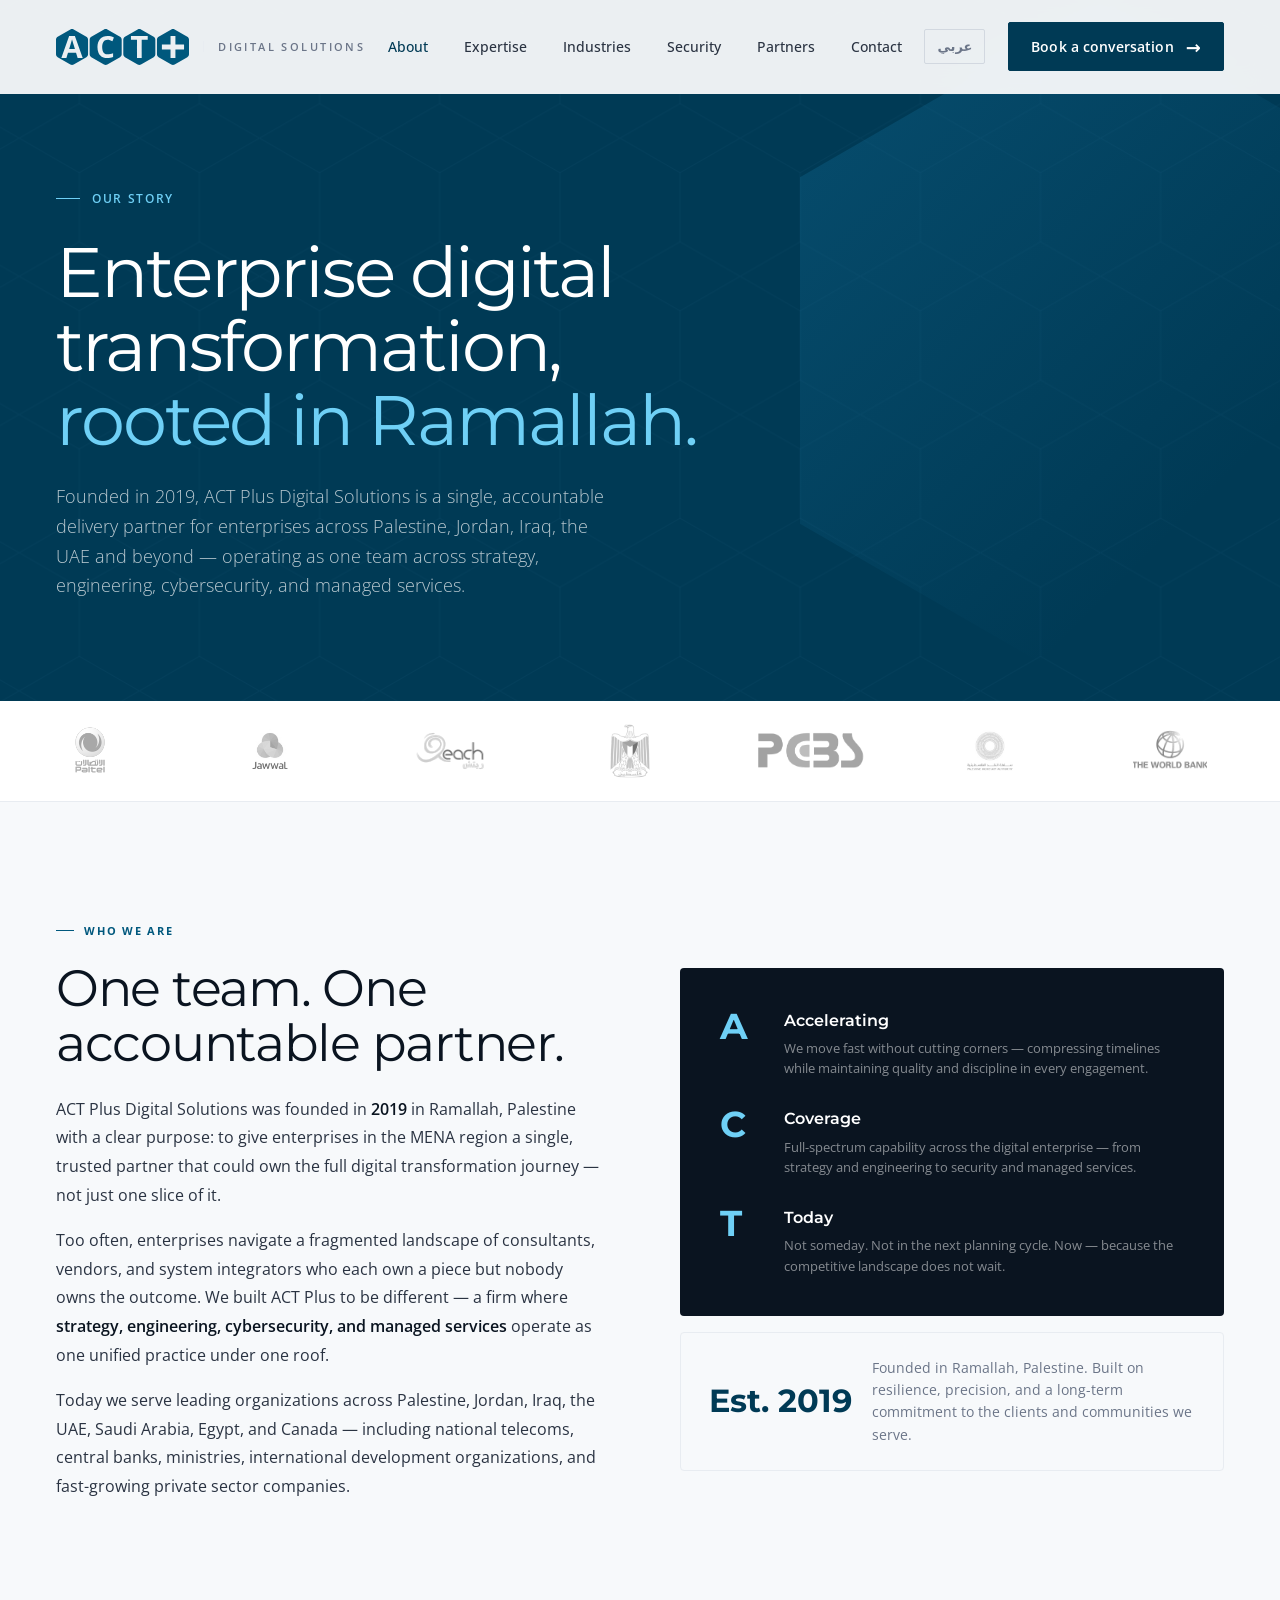
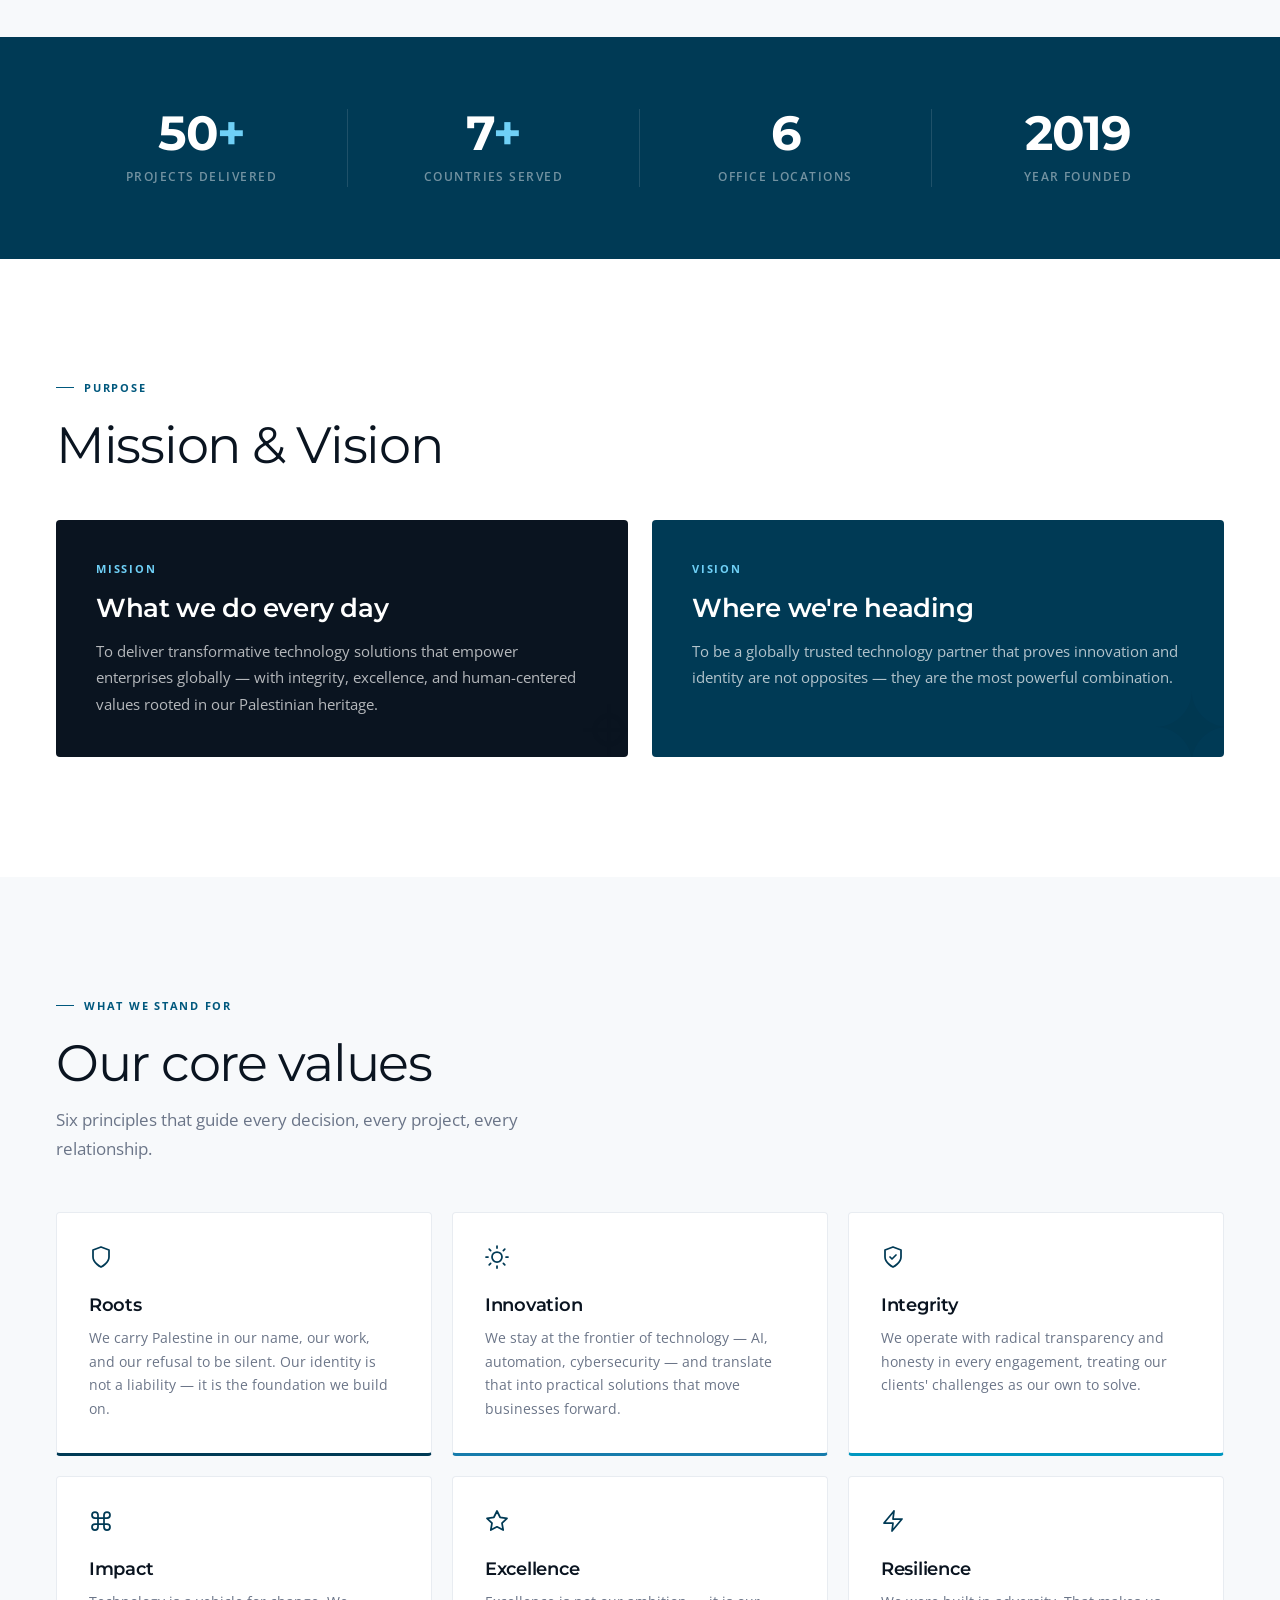
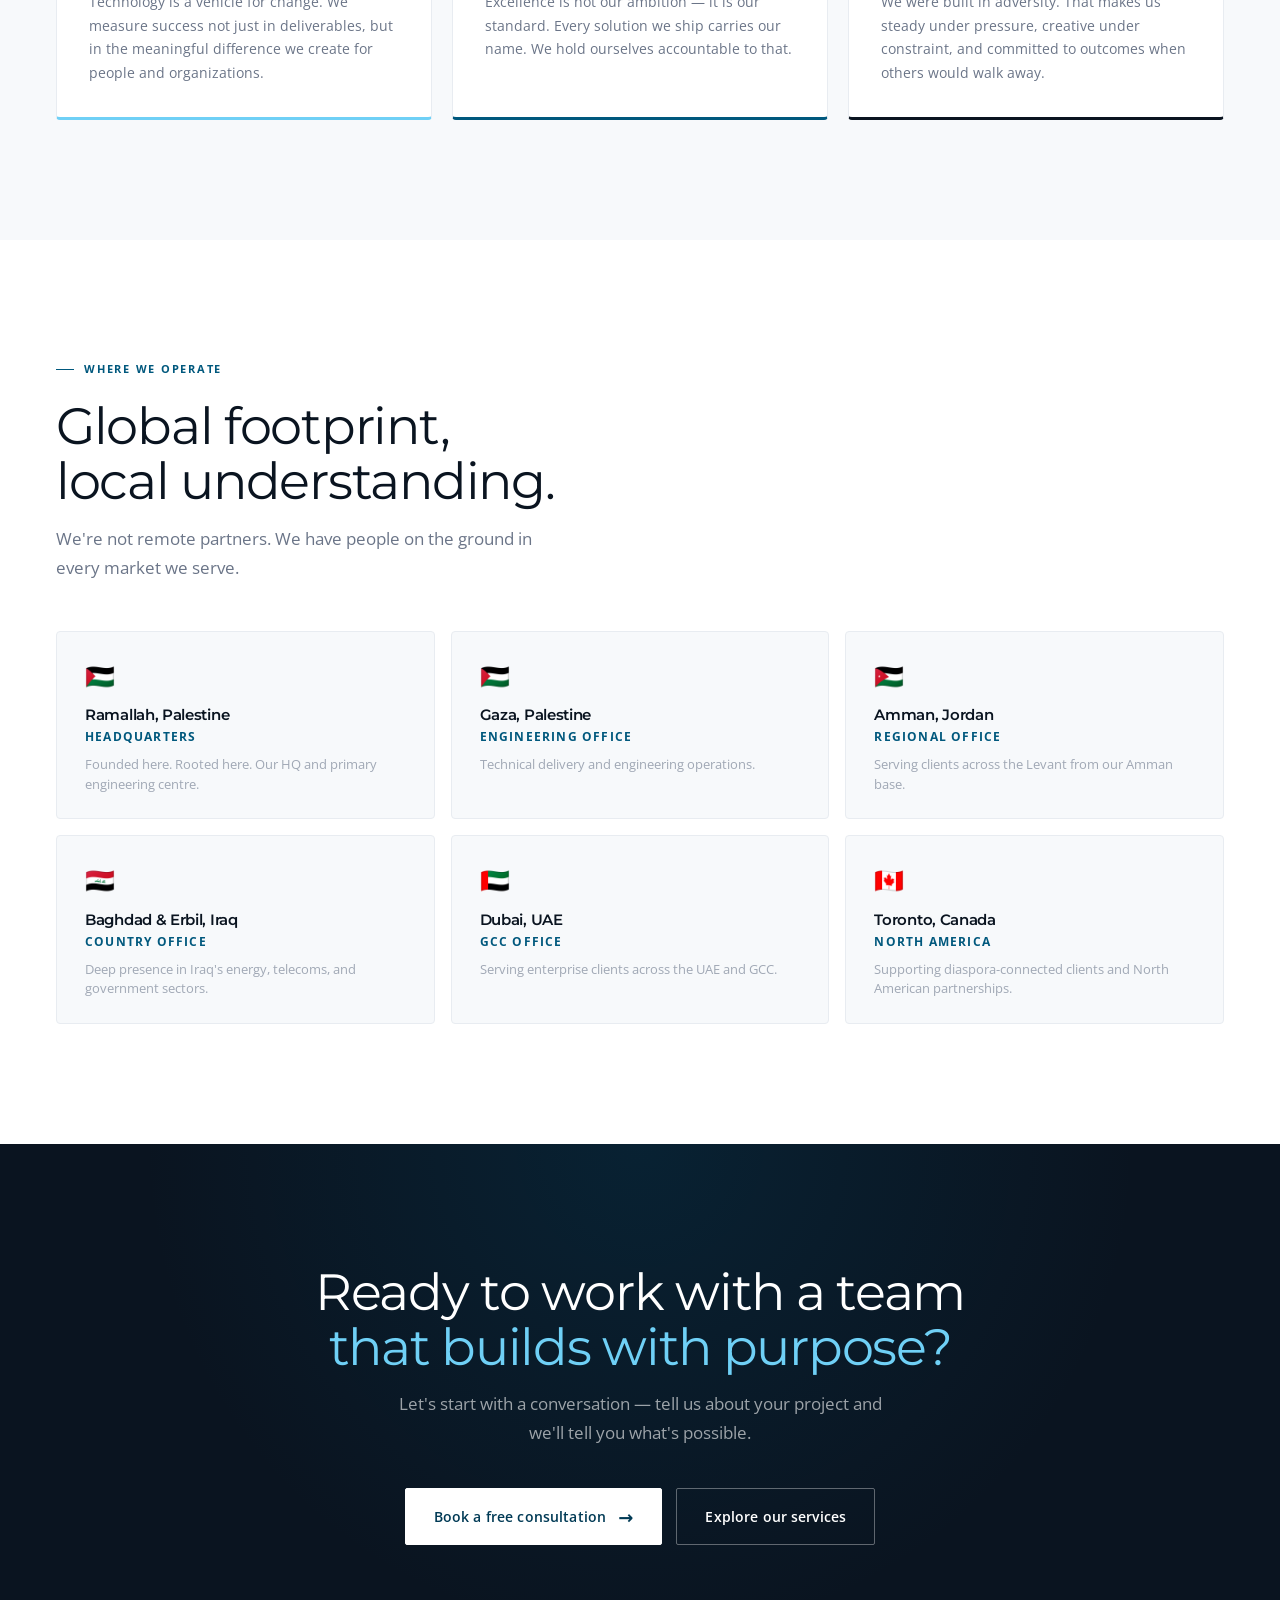
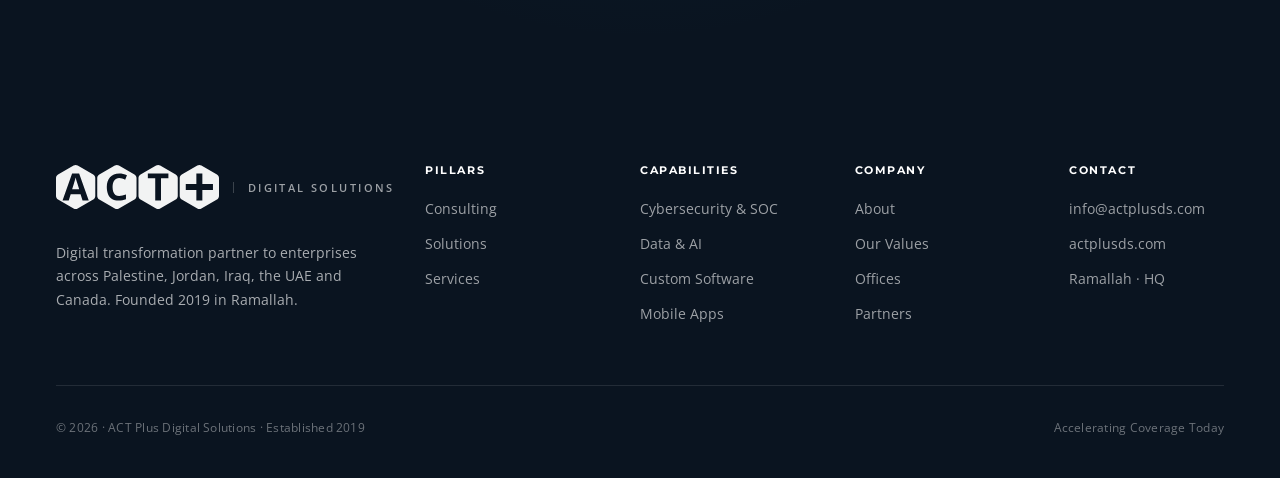
<file: about.html>
<!DOCTYPE html>
<html lang="en">
<head>
<meta charset="UTF-8" />
<meta name="viewport" content="width=device-width, initial-scale=1.0" />
<title>About ACT Plus Digital Solutions — IT Consulting &amp; Digital Transformation Partner | MENA</title>
<meta name="description" content="ACT Plus Digital Solutions is a digital transformation partner and IT consulting company headquartered in Ramallah, Palestine, serving UAE, Saudi Arabia, Egypt, Iraq, Jordan and the wider MENA region." />
<meta name="keywords" content="IT consulting company Palestine, digital transformation company Ramallah, software development company Palestine, IT consulting Ramallah, digital transformation partner MENA, digital transformation partner UAE, digital transformation partner Saudi Arabia, IT consulting Middle East, ACT Plus Digital Solutions founded 2019" />
<meta name="author" content="ACT Plus Digital Solutions" />
<meta name="robots" content="index, follow" />
<link rel="canonical" href="https://actplusds.com/about.html" />
<link rel="alternate" hreflang="en" href="https://actplusds.com/about.html" />

<!-- Open Graph -->
<meta property="og:type" content="website" />
<meta property="og:url" content="https://actplusds.com/about.html" />
<meta property="og:title" content="About ACT Plus Digital Solutions — Our Story, Values &amp; Mission" />
<meta property="og:description" content="Discover ACT Plus Digital Solutions — a digital transformation partner and IT consulting company serving UAE, Saudi Arabia, Egypt, Iraq, Jordan and Palestine from our base in Ramallah." />
<meta property="og:image" content="https://actplusds.com/assets/act-plus-logo.png" />
<meta property="og:site_name" content="ACT Plus Digital Solutions" />
<meta property="og:locale" content="en_US" />

<!-- Twitter/X Card -->
<meta name="twitter:card" content="summary_large_image" />
<meta name="twitter:site" content="@actplusds" />
<meta name="twitter:title" content="About ACT Plus Digital Solutions — Our Story &amp; Mission" />
<meta name="twitter:description" content="A digital transformation partner and IT consulting company rooted in Ramallah, Palestine, delivering enterprise solutions across MENA." />
<meta name="twitter:image" content="https://actplusds.com/assets/act-plus-logo.png" />

<script type="application/ld+json">
{
  "@context": "https://schema.org",
  "@graph": [
    {
      "@type": "AboutPage",
      "@id": "https://actplusds.com/about.html#webpage",
      "url": "https://actplusds.com/about.html",
      "name": "About ACT Plus Digital Solutions — IT Consulting & Digital Transformation Partner | MENA",
      "description": "ACT Plus Digital Solutions is an IT consulting company and digital transformation partner founded in 2019 in Ramallah, Palestine, serving enterprises across MENA.",
      "breadcrumb": {
        "@type": "BreadcrumbList",
        "itemListElement": [
          { "@type": "ListItem", "position": 1, "name": "Home", "item": "https://actplusds.com/" },
          { "@type": "ListItem", "position": 2, "name": "About", "item": "https://actplusds.com/about.html" }
        ]
      }
    },
    {
      "@type": "Organization",
      "@id": "https://actplusds.com/#organization",
      "name": "ACT Plus Digital Solutions",
      "alternateName": "ACT Plus",
      "url": "https://actplusds.com",
      "logo": "https://actplusds.com/assets/act-plus-logo.png",
      "foundingDate": "2019",
      "foundingLocation": {
        "@type": "Place",
        "name": "Ramallah, Palestine"
      },
      "slogan": "Accelerating Coverage Today",
      "email": "info@actplusds.com",
      "address": {
        "@type": "PostalAddress",
        "addressLocality": "Ramallah",
        "addressRegion": "West Bank",
        "addressCountry": "PS"
      },
      "numberOfEmployees": { "@type": "QuantitativeValue", "minValue": 25, "maxValue": 100 },
      "areaServed": ["Palestine", "Jordan", "Iraq", "UAE", "Saudi Arabia", "Egypt", "Canada"],
      "sameAs": [
        "https://www.linkedin.com/company/act-plus-digital-solutions"
      ]
    }
  ]
}
</script>

<link rel="icon" type="image/png" href="assets/mark-navy.png" />
<link rel="preconnect" href="https://fonts.googleapis.com" />
<link rel="preconnect" href="https://fonts.gstatic.com" crossorigin />
<link rel="stylesheet" href="https://fonts.googleapis.com/css2?family=Open+Sans:ital,wght@0,300..700;1,300..700&family=Montserrat:wght@300;400;500;600;700&display=swap" />

<!-- Google tag (gtag.js) -->
<script async src="https://www.googletagmanager.com/gtag/js?id=G-CXV0Z0S9R3"></script>
<script>
  window.dataLayer = window.dataLayer || [];
  function gtag(){dataLayer.push(arguments);}
  gtag('js', new Date());
  gtag('config', 'G-CXV0Z0S9R3');
</script>

<style>
:root {
  --deep-sea:    #003A55;
  --deep-sea-2:  #00587d;
  --majestic:    #177cac;
  --trust:       #0097c0;
  --innovate:    #6fd0f6;
  --midnight:    #0A1420;

  --ink:    #0A1420;
  --ink-2:  #2A3342;
  --ink-3:  #6B7588;
  --ink-4:  #A0A8B5;
  --line:   #E8ECF1;
  --line-2: #D2D8E0;
  --bg:     #FFFFFF;
  --bg-2:   #F7F9FB;

  --font-sans:    'Open Sans', -apple-system, system-ui, sans-serif;
  --font-display: 'Montserrat', 'Open Sans', sans-serif;

  --max-w: 1360px;
  --gutter: 56px;
  --ease: cubic-bezier(0.22, 1, 0.36, 1);
}

* { box-sizing: border-box; margin: 0; padding: 0; }
html { scroll-behavior: smooth; }
body {
  background: var(--bg); color: var(--ink);
  font-family: var(--font-sans); font-size: 16px; line-height: 1.65;
  -webkit-font-smoothing: antialiased; -moz-osx-font-smoothing: grayscale;
  overflow-x: hidden; font-weight: 400;
}
a { color: inherit; text-decoration: none; }
img { display: block; max-width: 100%; }
button { font: inherit; color: inherit; background: none; border: 0; cursor: pointer; }
::selection { background: var(--deep-sea); color: #fff; }

h1, h2, h3, h4, h5 {
  font-family: var(--font-display); color: var(--ink);
  letter-spacing: -0.02em; line-height: 1.08; font-weight: 500;
}
h1 { font-size: clamp(44px, 5.5vw, 80px); font-weight: 400; letter-spacing: -0.03em; line-height: 1.05; }
h2 { font-size: clamp(36px, 4vw, 60px); font-weight: 400; letter-spacing: -0.025em; line-height: 1.08; }
h3 { font-size: clamp(20px, 2vw, 26px); font-weight: 600; letter-spacing: -0.015em; }
h4 { font-size: 17px; font-weight: 600; }
p { color: var(--ink-2); }

.eyebrow {
  font-size: 12px; font-weight: 600; letter-spacing: 0.14em;
  text-transform: uppercase; color: var(--deep-sea);
  display: inline-flex; align-items: center; gap: 12px;
}
.eyebrow::before { content: ''; width: 24px; height: 1px; background: var(--deep-sea); }

section { padding: 120px var(--gutter); }
.container { max-width: var(--max-w); margin: 0 auto; }

/* ===== BUTTONS ===== */
.btn {
  display: inline-flex; align-items: center; gap: 12px;
  padding: 16px 28px; font-size: 14px; font-weight: 600;
  background: var(--deep-sea); color: #fff;
  border: 1px solid var(--deep-sea);
  letter-spacing: 0.01em; white-space: nowrap; flex-shrink: 0;
  transition: all 280ms var(--ease); border-radius: 2px;
}
.btn:hover { background: var(--midnight); border-color: var(--midnight); }
.btn .ar { transition: transform 240ms var(--ease); font-size: 18px; line-height: 0; }
.btn:hover .ar { transform: translateX(4px); }
.lang-toggle {
  font-size: 13px; font-weight: 600; color: var(--ink-3);
  border: 1px solid var(--line-2); padding: 6px 12px; border-radius: 2px;
  transition: all 200ms; white-space: nowrap; flex-shrink: 0;
}
.lang-toggle:hover { color: var(--deep-sea); border-color: var(--deep-sea); }
.btn-light { background: transparent; color: #fff; border-color: rgba(255,255,255,0.35); }
.btn-light:hover { background: #fff; color: var(--deep-sea); border-color: #fff; }
.btn-ghost { background: transparent; color: var(--ink); border-color: var(--line-2); }
.btn-ghost:hover { background: var(--ink); color: #fff; border-color: var(--ink); }

/* ===== LOGO ===== */
.logo { display: inline-flex; align-items: center; gap: 14px; text-decoration: none; }
.logo-full { height: 36px; width: auto; display: block; }
.logo-wordmark {
  font-family: 'Open Sans', sans-serif; font-size: 11px; font-weight: 600;
  letter-spacing: 0.22em; text-transform: uppercase; color: var(--ink-3);
  padding-left: 14px; border-left: 1px solid var(--line); line-height: 1; white-space: nowrap;
}
.logo-full--footer { height: 44px; filter: brightness(0) invert(1); opacity: 0.95; }
.logo-wordmark--footer { color: rgba(255,255,255,0.6); border-left-color: rgba(255,255,255,0.2); }

/* ===== NAV ===== */
.nav {
  position: fixed; top: 0; inset-inline: 0; z-index: 100;
  padding: 22px var(--gutter);
  display: flex; align-items: center; justify-content: space-between;
  background: rgba(255,255,255,0.92);
  backdrop-filter: blur(14px) saturate(1.2);
  border-bottom: 1px solid transparent;
  transition: all 300ms var(--ease);
}
.nav.scrolled { border-bottom-color: var(--line); background: rgba(255,255,255,0.97); }
.nav-links { display: flex; align-items: center; gap: 36px; }
.nav-links a { font-size: 14px; color: var(--ink-2); font-weight: 500; padding: 4px 0; transition: color 200ms; }
.nav-links a:hover, .nav-links a.active { color: var(--deep-sea); }

/* ===== HERO ===== */
.page-hero {
  min-height: 60vh; padding: 180px var(--gutter) 100px;
  background: var(--deep-sea); color: #fff;
  position: relative; overflow: hidden;
  display: flex; flex-direction: column; justify-content: flex-end;
}
.page-hero-bg { position: absolute; inset: 0; pointer-events: none; }
.page-hero-bg svg { width: 100%; height: 100%; }
.page-hero-hex {
  position: absolute; right: -120px; top: 50%; transform: translateY(-50%);
  width: 600px; height: 693px;
  clip-path: polygon(50% 0%, 100% 25%, 100% 75%, 50% 100%, 0% 75%, 0% 25%);
  background: linear-gradient(135deg, rgba(23,124,172,0.3), rgba(0,88,125,0) 70%);
}
.hero-content { max-width: var(--max-w); margin: 0 auto; width: 100%; position: relative; z-index: 2; }
.page-hero .eyebrow { color: var(--innovate); margin-bottom: 28px; }
.page-hero .eyebrow::before { background: var(--innovate); }
.page-hero h1 { color: #fff; max-width: 860px; }
.page-hero h1 em { font-style: normal; color: var(--innovate); }
.page-hero .sub { margin-top: 24px; font-size: 18px; line-height: 1.65; color: rgba(255,255,255,0.72); max-width: 560px; font-weight: 300; }

/* ===== PROOF STRIP ===== */
.proof { background: var(--bg); border-bottom: 1px solid var(--line); overflow: hidden; }
.proof-scroll-wrap { overflow: hidden; position: relative; }
.proof-scroll-wrap::before,
.proof-scroll-wrap::after {
  content: ''; position: absolute; top: 0; bottom: 0; width: 80px; z-index: 2; pointer-events: none;
}
.proof-scroll-wrap::before { left: 0; background: linear-gradient(to right, var(--bg), transparent); }
.proof-scroll-wrap::after { right: 0; background: linear-gradient(to left, var(--bg), transparent); }
.proof-track { display: flex; width: max-content; animation: proofScroll 30s linear infinite; }
.proof-track:hover { animation-play-state: paused; }
.proof-logo { height: 100px; width: 180px; flex-shrink: 0; display: flex; align-items: center; justify-content: center; padding: 20px 24px; }
.proof-logo img { max-height: 56px; max-width: 130px; width: auto; object-fit: contain; filter: grayscale(1) opacity(0.55); transition: filter 300ms; }
.proof-logo:hover img { filter: grayscale(0) opacity(1); }
@keyframes proofScroll { 0% { transform: translateX(0); } 100% { transform: translateX(-50%); } }

/* ===== STORY ===== */
.story-layout { display: grid; grid-template-columns: 1fr 1fr; gap: 80px; align-items: center; }
.story-text h2 { margin-bottom: 24px; }
.story-text p { font-size: 16px; color: var(--ink-2); line-height: 1.8; margin-bottom: 16px; }
.story-text p strong { color: var(--ink); font-weight: 600; }

.section-tag {
  font-size: 11px; font-weight: 700; letter-spacing: 0.16em; text-transform: uppercase;
  color: var(--deep-sea-2); margin-bottom: 20px; display: flex; align-items: center; gap: 10px;
}
.section-tag::before { content: ''; width: 18px; height: 1px; background: var(--deep-sea-2); }

/* ACT acronym card */
.act-card {
  background: var(--midnight); border-radius: 4px; padding: 40px;
  display: flex; flex-direction: column; gap: 28px;
}
.act-row { display: flex; align-items: flex-start; gap: 20px; }
.act-letter {
  font-family: var(--font-display); font-size: 36px; font-weight: 700;
  color: var(--innovate); line-height: 1; flex-shrink: 0; width: 44px;
}
.act-word { font-family: var(--font-display); font-size: 16px; font-weight: 600; color: #fff; margin-bottom: 4px; }
.act-desc { font-size: 13px; color: rgba(255,255,255,0.5); line-height: 1.55; }

.founded-badge {
  background: var(--bg-2); border: 1px solid var(--line); border-radius: 4px;
  padding: 24px 28px; display: flex; align-items: center; gap: 20px;
  margin-top: 16px;
}
.founded-year {
  font-family: var(--font-display); font-size: 32px; font-weight: 700;
  color: var(--deep-sea); white-space: nowrap; line-height: 1;
}
.founded-badge p { font-size: 14px; color: var(--ink-3); line-height: 1.6; }

/* ===== STATS BAR ===== */
.stats-bar { background: var(--deep-sea); padding: 72px var(--gutter); }
.stats-grid { max-width: var(--max-w); margin: 0 auto; display: grid; grid-template-columns: repeat(4, 1fr); gap: 0; }
.stat-item { text-align: center; padding: 0 40px; border-right: 1px solid rgba(255,255,255,0.12); }
.stat-item:last-child { border-right: 0; }
.stat-val { font-family: var(--font-display); font-size: 48px; font-weight: 700; color: #fff; line-height: 1; letter-spacing: -0.03em; }
.stat-val em { font-style: normal; color: var(--innovate); }
.stat-lbl { font-size: 12px; font-weight: 600; letter-spacing: 0.12em; text-transform: uppercase; color: rgba(255,255,255,0.45); margin-top: 10px; }

/* ===== MISSION / VISION ===== */
.mv-grid { display: grid; grid-template-columns: 1fr 1fr; gap: 24px; }
.mv-card { border-radius: 4px; padding: 40px; position: relative; overflow: hidden; }
.mv-card.mission { background: var(--midnight); }
.mv-card.vision { background: var(--deep-sea); }
.mv-label { font-size: 11px; font-weight: 700; letter-spacing: 0.16em; text-transform: uppercase; color: var(--innovate); margin-bottom: 16px; }
.mv-card h3 { color: #fff; margin-bottom: 16px; }
.mv-card p { color: rgba(255,255,255,0.7); line-height: 1.75; font-size: 15px; }
.mv-card .mv-glyph { position: absolute; bottom: -16px; right: -8px; font-size: 96px; opacity: 0.05; pointer-events: none; line-height: 1; }

/* ===== VALUES ===== */
.values-grid { display: grid; grid-template-columns: repeat(3, 1fr); gap: 20px; margin-top: 48px; }
.value-card {
  background: var(--bg); border: 1px solid var(--line); border-radius: 4px;
  padding: 32px; border-bottom: 3px solid var(--line);
  transition: border-bottom-color 300ms, box-shadow 300ms;
}
.value-card:hover { box-shadow: 0 12px 40px rgba(0,58,85,0.08); }
.value-card:nth-child(1) { border-bottom-color: var(--deep-sea); }
.value-card:nth-child(2) { border-bottom-color: var(--majestic); }
.value-card:nth-child(3) { border-bottom-color: var(--trust); }
.value-card:nth-child(4) { border-bottom-color: var(--innovate); }
.value-card:nth-child(5) { border-bottom-color: var(--deep-sea-2); }
.value-card:nth-child(6) { border-bottom-color: var(--midnight); }
.value-icon { margin-bottom: 20px; color: var(--deep-sea); }
.value-card h3 { font-size: 18px; color: var(--ink); margin-bottom: 10px; }
.value-card p { font-size: 14px; color: var(--ink-3); line-height: 1.7; }

/* ===== TEAM / OFFICES ===== */
.offices-grid { display: grid; grid-template-columns: repeat(3, 1fr); gap: 16px; margin-top: 48px; }
.office-card {
  background: var(--bg-2); border: 1px solid var(--line); border-radius: 4px;
  padding: 24px 28px;
}
.office-card .flag { font-size: 24px; margin-bottom: 12px; }
.office-card h4 { font-size: 15px; color: var(--ink); margin-bottom: 4px; }
.office-card .role { font-size: 12px; font-weight: 700; letter-spacing: 0.1em; text-transform: uppercase; color: var(--deep-sea-2); }
.office-card p { font-size: 13px; color: var(--ink-4); margin-top: 8px; line-height: 1.5; }

/* ===== CTA BAND ===== */
.cta-band {
  background: var(--midnight); padding: 120px var(--gutter); text-align: center;
  position: relative; overflow: hidden;
}
.cta-band::before {
  content: ''; position: absolute; inset: 0;
  background: radial-gradient(circle at 50% 0%, rgba(0,88,125,0.2) 0%, transparent 60%);
  pointer-events: none;
}
.cta-band-inner { position: relative; z-index: 1; }
.cta-band h2 { color: #fff; margin-bottom: 16px; }
.cta-band h2 em { font-style: normal; color: var(--innovate); }
.cta-band p { color: rgba(255,255,255,0.6); font-size: 17px; max-width: 500px; margin: 0 auto 40px; line-height: 1.7; }
.cta-btns { display: flex; gap: 14px; justify-content: center; flex-wrap: wrap; }

/* ===== FOOTER ===== */
.footer { background: var(--midnight); color: rgba(255,255,255,0.7); padding: 100px var(--gutter) 40px; }
.footer-grid { max-width: var(--max-w); margin: 0 auto; display: grid; grid-template-columns: 2fr 1fr 1fr 1fr 1fr; gap: 60px; padding-bottom: 60px; border-bottom: 1px solid rgba(255,255,255,0.1); }
.footer h5 { font-size: 11px; font-weight: 700; letter-spacing: 0.14em; text-transform: uppercase; color: #fff; margin-bottom: 20px; }
.footer ul { list-style: none; display: flex; flex-direction: column; gap: 12px; }
.footer ul a, .footer ul li { font-size: 14px; color: rgba(255,255,255,0.6); }
.footer ul a:hover { color: var(--innovate); }
.footer-brand p { font-size: 14px; margin-top: 24px; max-width: 340px; line-height: 1.7; color: rgba(255,255,255,0.65); }
.footer-bottom { max-width: var(--max-w); margin: 32px auto 0; display: flex; justify-content: space-between; align-items: center; font-size: 12px; color: rgba(255,255,255,0.4); letter-spacing: 0.02em; }

/* ===== RESPONSIVE ===== */
@media (max-width: 1100px) { .footer-grid { grid-template-columns: 2fr 1fr 1fr; } .stats-grid { grid-template-columns: repeat(2, 1fr); gap: 32px; } .stat-item { border-right: 0; } }
/* MOBILE NAV */
.hamburger { display: none; flex-direction: column; gap: 5px; cursor: pointer; padding: 8px; border: none; background: none; margin-left: auto; }
.hamburger span { display: block; width: 22px; height: 2px; background: var(--ink); border-radius: 1px; transition: transform 250ms, opacity 250ms; }
.hamburger.open span:nth-child(1) { transform: translateY(7px) rotate(45deg); }
.hamburger.open span:nth-child(2) { opacity: 0; }
.hamburger.open span:nth-child(3) { transform: translateY(-7px) rotate(-45deg); }
.mobile-menu { display: none; position: fixed; inset: 0; z-index: 99; background: #fff; flex-direction: column; padding: 88px 28px 40px; overflow-y: auto; }
.mobile-menu.open { display: flex; }
.mobile-menu .mm-link { font-family: var(--font-display); font-size: 20px; font-weight: 600; color: var(--ink); padding: 18px 0; border-bottom: 1px solid var(--line); display: block; text-decoration: none; }
.mobile-menu .mm-footer { margin-top: 32px; display: flex; flex-direction: column; gap: 14px; }
@media (max-width: 880px) {
  :root { --gutter: 24px; }
  section, .cta-band, .stats-bar { padding: 80px 24px; }
  .story-layout, .mv-grid { grid-template-columns: 1fr; gap: 40px; }
  .values-grid, .offices-grid { grid-template-columns: 1fr 1fr; }
  .nav-links { display: none; }
  .nav .lang-toggle { display: none; }
  .nav .btn { display: none; }
  .hamburger { display: flex; }
  .footer-grid { grid-template-columns: 1fr 1fr; }
}
@media (max-width: 640px) { .values-grid, .offices-grid { grid-template-columns: 1fr; } }
</style>
</head>
<body>

<!-- NAV -->
<nav class="nav" id="nav">
  <a href="index.html" class="logo" aria-label="ACT Plus Digital Solutions">
    <img src="assets/act-logo-dark.svg" alt="ACT Plus" class="logo-full" />
    <span class="logo-wordmark">Digital Solutions</span>
  </a>
  <div class="nav-links">
    <a href="about.html" class="active">About</a>
    <a href="services.html">Expertise</a>
    <a href="index.html#industries">Industries</a>
    <a href="index.html#soc">Security</a>
    <a href="partners.html">Partners</a>
    <a href="contact.html">Contact</a>
  </div>
  <a href="ar/about.html" class="lang-toggle">عربي</a>
  <a href="contact.html" class="btn" style="padding:12px 22px;"><span>Book a conversation</span><span class="ar">→</span></a>
  <button class="hamburger" id="hamburger" aria-label="Open menu" aria-expanded="false"><span></span><span></span><span></span></button>
</nav>
<div class="mobile-menu" id="mobile-menu">
  <a href="about.html" class="mm-link">About</a>
  <a href="services.html" class="mm-link">Expertise</a>
  <a href="index.html#industries" class="mm-link">Industries</a>
  <a href="index.html#soc" class="mm-link">Security</a>
  <a href="partners.html" class="mm-link">Partners</a>
  <a href="contact.html" class="mm-link">Contact</a>
  <div class="mm-footer">
    <a href="ar/about.html" class="lang-toggle">عربي</a>
    <a href="contact.html" class="btn"><span>Book a conversation</span><span class="ar">→</span></a>
  </div>
</div>

<!-- HERO -->
<section class="page-hero">
  <div class="page-hero-bg">
    <svg viewBox="0 0 1600 700" preserveAspectRatio="xMidYMid slice" width="100%" height="100%">
      <defs>
        <pattern id="hg" x="0" y="0" width="120" height="138" patternUnits="userSpaceOnUse">
          <polygon points="60,0 120,34.5 120,103.5 60,138 0,103.5 0,34.5" fill="none" stroke="rgba(111,208,246,0.06)" stroke-width="0.6"/>
        </pattern>
      </defs>
      <rect width="1600" height="700" fill="url(#hg)"/>
    </svg>
  </div>
  <div class="page-hero-hex"></div>
  <div class="hero-content">
    <div class="eyebrow">Our Story</div>
    <h1>Enterprise digital transformation,<br><em>rooted in Ramallah.</em></h1>
    <p class="sub">Founded in 2019, ACT Plus Digital Solutions is a single, accountable delivery partner for enterprises across Palestine, Jordan, Iraq, the UAE and beyond — operating as one team across strategy, engineering, cybersecurity, and managed services.</p>
  </div>
</section>

<!-- PROOF STRIP -->
<div class="proof">
  <div class="proof-scroll-wrap">
    <div class="proof-track">
      <div class="proof-logo"><img src="assets/clients/1%20Paltel.svg" alt="Paltel" loading="lazy"></div>
      <div class="proof-logo"><img src="assets/clients/2%20Jawwal.svg" alt="Jawwal" loading="lazy"></div>
      <div class="proof-logo"><img src="assets/clients/3%20Reach.svg" alt="Reach" loading="lazy"></div>
      <div class="proof-logo"><img src="assets/clients/4%20Palestinian%20Authority.svg" alt="Palestinian Authority" loading="lazy"></div>
      <div class="proof-logo"><img src="assets/clients/5%20PCBS.svg" alt="PCBS" loading="lazy"></div>
      <div class="proof-logo"><img src="assets/clients/PMA%20Final%20.jpg" alt="PMA" loading="lazy"></div>
      <div class="proof-logo"><img src="assets/clients/8%20World%20Bank.svg" alt="World Bank" loading="lazy"></div>
      <div class="proof-logo"><img src="assets/clients/9%20Bank%20of%20Palestine.svg" alt="Bank of Palestine" loading="lazy"></div>
      <div class="proof-logo"><img src="assets/clients/12%20AlQuds%20Pharma.svg" alt="AlQuds Pharma" loading="lazy"></div>
      <div class="proof-logo"><img src="assets/clients/13%20GIZ.svg" alt="GIZ" loading="lazy"></div>
      <div class="proof-logo"><img src="assets/clients/14%20Munib%20%26%20Angela%20Masri%20Logo.svg" alt="Munib &amp; Angela Masri" loading="lazy"></div>
      <div class="proof-logo"><img src="assets/clients/15%20Upliftt.svg" alt="Upliftt" loading="lazy"></div>
      <div class="proof-logo"><img src="assets/clients/16.%20BK%20Plus%20Europe.png" alt="BK Plus Europe" loading="lazy"></div>
      <div class="proof-logo"><img src="assets/clients/1%20Paltel.svg" alt="Paltel" loading="lazy"></div>
      <div class="proof-logo"><img src="assets/clients/2%20Jawwal.svg" alt="Jawwal" loading="lazy"></div>
      <div class="proof-logo"><img src="assets/clients/3%20Reach.svg" alt="Reach" loading="lazy"></div>
      <div class="proof-logo"><img src="assets/clients/4%20Palestinian%20Authority.svg" alt="Palestinian Authority" loading="lazy"></div>
      <div class="proof-logo"><img src="assets/clients/5%20PCBS.svg" alt="PCBS" loading="lazy"></div>
      <div class="proof-logo"><img src="assets/clients/PMA%20Final%20.jpg" alt="PMA" loading="lazy"></div>
      <div class="proof-logo"><img src="assets/clients/8%20World%20Bank.svg" alt="World Bank" loading="lazy"></div>
      <div class="proof-logo"><img src="assets/clients/9%20Bank%20of%20Palestine.svg" alt="Bank of Palestine" loading="lazy"></div>
      <div class="proof-logo"><img src="assets/clients/12%20AlQuds%20Pharma.svg" alt="AlQuds Pharma" loading="lazy"></div>
      <div class="proof-logo"><img src="assets/clients/13%20GIZ.svg" alt="GIZ" loading="lazy"></div>
      <div class="proof-logo"><img src="assets/clients/14%20Munib%20%26%20Angela%20Masri%20Logo.svg" alt="Munib &amp; Angela Masri" loading="lazy"></div>
      <div class="proof-logo"><img src="assets/clients/15%20Upliftt.svg" alt="Upliftt" loading="lazy"></div>
      <div class="proof-logo"><img src="assets/clients/16.%20BK%20Plus%20Europe.png" alt="BK Plus Europe" loading="lazy"></div>
    </div>
  </div>
</div>

<!-- STORY -->
<section style="background: var(--bg-2);" id="story">
  <div class="container">
    <div class="story-layout">
      <div class="story-text">
        <div class="section-tag">Who We Are</div>
        <h2>One team. One accountable partner.</h2>
        <p>ACT Plus Digital Solutions was founded in <strong>2019</strong> in Ramallah, Palestine with a clear purpose: to give enterprises in the MENA region a single, trusted partner that could own the full digital transformation journey — not just one slice of it.</p>
        <p>Too often, enterprises navigate a fragmented landscape of consultants, vendors, and system integrators who each own a piece but nobody owns the outcome. We built ACT Plus to be different — a firm where <strong>strategy, engineering, cybersecurity, and managed services</strong> operate as one unified practice under one roof.</p>
        <p>Today we serve leading organizations across Palestine, Jordan, Iraq, the UAE, Saudi Arabia, Egypt, and Canada — including national telecoms, central banks, ministries, international development organizations, and fast-growing private sector companies.</p>
      </div>
      <div>
        <div class="act-card">
          <div class="act-row">
            <div class="act-letter">A</div>
            <div><div class="act-word">Accelerating</div><div class="act-desc">We move fast without cutting corners — compressing timelines while maintaining quality and discipline in every engagement.</div></div>
          </div>
          <div class="act-row">
            <div class="act-letter">C</div>
            <div><div class="act-word">Coverage</div><div class="act-desc">Full-spectrum capability across the digital enterprise — from strategy and engineering to security and managed services.</div></div>
          </div>
          <div class="act-row">
            <div class="act-letter">T</div>
            <div><div class="act-word">Today</div><div class="act-desc">Not someday. Not in the next planning cycle. Now — because the competitive landscape does not wait.</div></div>
          </div>
        </div>
        <div class="founded-badge">
          <div class="founded-year">Est. 2019</div>
          <p>Founded in Ramallah, Palestine. Built on resilience, precision, and a long-term commitment to the clients and communities we serve.</p>
        </div>
      </div>
    </div>
  </div>
</section>

<!-- STATS BAR -->
<div class="stats-bar">
  <div class="stats-grid">
    <div class="stat-item"><div class="stat-val">50<em>+</em></div><div class="stat-lbl">Projects Delivered</div></div>
    <div class="stat-item"><div class="stat-val">7<em>+</em></div><div class="stat-lbl">Countries Served</div></div>
    <div class="stat-item"><div class="stat-val">6</div><div class="stat-lbl">Office Locations</div></div>
    <div class="stat-item"><div class="stat-val">2019</div><div class="stat-lbl">Year Founded</div></div>
  </div>
</div>

<!-- MISSION & VISION -->
<section style="background: var(--bg);">
  <div class="container">
    <div style="margin-bottom:48px;">
      <div class="section-tag">Purpose</div>
      <h2>Mission &amp; Vision</h2>
    </div>
    <div class="mv-grid">
      <div class="mv-card mission">
        <div class="mv-label">Mission</div>
        <h3>What we do every day</h3>
        <p>To deliver transformative technology solutions that empower enterprises globally — with integrity, excellence, and human-centered values rooted in our Palestinian heritage.</p>
        <div class="mv-glyph">&#8982;</div>
      </div>
      <div class="mv-card vision">
        <div class="mv-label">Vision</div>
        <h3>Where we're heading</h3>
        <p>To be a globally trusted technology partner that proves innovation and identity are not opposites — they are the most powerful combination.</p>
        <div class="mv-glyph">&#10022;</div>
      </div>
    </div>
  </div>
</section>

<!-- VALUES -->
<section style="background: var(--bg-2);" id="values">
  <div class="container">
    <div class="section-tag">What We Stand For</div>
    <h2>Our core values</h2>
    <p style="margin-top:16px;font-size:17px;color:var(--ink-3);max-width:560px;line-height:1.7;">Six principles that guide every decision, every project, every relationship.</p>
    <div class="values-grid">
      <div class="value-card">
        <div class="value-icon"><svg width="24" height="24" viewBox="0 0 24 24" fill="none" stroke="currentColor" stroke-width="1.75" stroke-linecap="round" stroke-linejoin="round"><path d="M12 22s8-4 8-10V5l-8-3-8 3v7c0 6 8 10 8 10z"/></svg></div>
        <h3>Roots</h3>
        <p>We carry Palestine in our name, our work, and our refusal to be silent. Our identity is not a liability — it is the foundation we build on.</p>
      </div>
      <div class="value-card">
        <div class="value-icon"><svg width="24" height="24" viewBox="0 0 24 24" fill="none" stroke="currentColor" stroke-width="1.75" stroke-linecap="round" stroke-linejoin="round"><circle cx="12" cy="12" r="5"/><line x1="12" y1="1" x2="12" y2="3"/><line x1="12" y1="21" x2="12" y2="23"/><line x1="4.22" y1="4.22" x2="5.64" y2="5.64"/><line x1="18.36" y1="18.36" x2="19.78" y2="19.78"/><line x1="1" y1="12" x2="3" y2="12"/><line x1="21" y1="12" x2="23" y2="12"/><line x1="4.22" y1="19.78" x2="5.64" y2="18.36"/><line x1="18.36" y1="5.64" x2="19.78" y2="4.22"/></svg></div>
        <h3>Innovation</h3>
        <p>We stay at the frontier of technology — AI, automation, cybersecurity — and translate that into practical solutions that move businesses forward.</p>
      </div>
      <div class="value-card">
        <div class="value-icon"><svg width="24" height="24" viewBox="0 0 24 24" fill="none" stroke="currentColor" stroke-width="1.75" stroke-linecap="round" stroke-linejoin="round"><path d="M12 22s8-4 8-10V5l-8-3-8 3v7c0 6 8 10 8 10z"/><polyline points="9 12 11 14 15 10"/></svg></div>
        <h3>Integrity</h3>
        <p>We operate with radical transparency and honesty in every engagement, treating our clients' challenges as our own to solve.</p>
      </div>
      <div class="value-card">
        <div class="value-icon"><svg width="24" height="24" viewBox="0 0 24 24" fill="none" stroke="currentColor" stroke-width="1.75" stroke-linecap="round" stroke-linejoin="round"><path d="M18 3a3 3 0 0 0-3 3v12a3 3 0 0 0 3 3 3 3 0 0 0 3-3 3 3 0 0 0-3-3H6a3 3 0 0 0-3 3 3 3 0 0 0 3 3 3 3 0 0 0 3-3V6a3 3 0 0 0-3-3 3 3 0 0 0-3 3 3 3 0 0 0 3 3h12a3 3 0 0 0 3-3 3 3 0 0 0-3-3z"/></svg></div>
        <h3>Impact</h3>
        <p>Technology is a vehicle for change. We measure success not just in deliverables, but in the meaningful difference we create for people and organizations.</p>
      </div>
      <div class="value-card">
        <div class="value-icon"><svg width="24" height="24" viewBox="0 0 24 24" fill="none" stroke="currentColor" stroke-width="1.75" stroke-linecap="round" stroke-linejoin="round"><polygon points="12 2 15.09 8.26 22 9.27 17 14.14 18.18 21.02 12 17.77 5.82 21.02 7 14.14 2 9.27 8.91 8.26 12 2"/></svg></div>
        <h3>Excellence</h3>
        <p>Excellence is not our ambition — it is our standard. Every solution we ship carries our name. We hold ourselves accountable to that.</p>
      </div>
      <div class="value-card">
        <div class="value-icon"><svg width="24" height="24" viewBox="0 0 24 24" fill="none" stroke="currentColor" stroke-width="1.75" stroke-linecap="round" stroke-linejoin="round"><polyline points="13 2 3 14 12 14 11 22 21 10 12 10 13 2"/></svg></div>
        <h3>Resilience</h3>
        <p>We were built in adversity. That makes us steady under pressure, creative under constraint, and committed to outcomes when others would walk away.</p>
      </div>
    </div>
  </div>
</section>

<!-- OFFICES -->
<section style="background: var(--bg);" id="offices">
  <div class="container">
    <div class="section-tag">Where We Operate</div>
    <h2>Global footprint,<br>local understanding.</h2>
    <p style="margin-top:16px;font-size:17px;color:var(--ink-3);max-width:520px;line-height:1.7;">We're not remote partners. We have people on the ground in every market we serve.</p>
    <div class="offices-grid">
      <div class="office-card"><div class="flag">&#127477;&#127480;</div><h4>Ramallah, Palestine</h4><div class="role">Headquarters</div><p>Founded here. Rooted here. Our HQ and primary engineering centre.</p></div>
      <div class="office-card"><div class="flag">&#127477;&#127480;</div><h4>Gaza, Palestine</h4><div class="role">Engineering Office</div><p>Technical delivery and engineering operations.</p></div>
      <div class="office-card"><div class="flag">&#127471;&#127476;</div><h4>Amman, Jordan</h4><div class="role">Regional Office</div><p>Serving clients across the Levant from our Amman base.</p></div>
      <div class="office-card"><div class="flag">&#127470;&#127478;</div><h4>Baghdad &amp; Erbil, Iraq</h4><div class="role">Country Office</div><p>Deep presence in Iraq's energy, telecoms, and government sectors.</p></div>
      <div class="office-card"><div class="flag">&#127462;&#127466;</div><h4>Dubai, UAE</h4><div class="role">GCC Office</div><p>Serving enterprise clients across the UAE and GCC.</p></div>
      <div class="office-card"><div class="flag">&#127464;&#127462;</div><h4>Toronto, Canada</h4><div class="role">North America</div><p>Supporting diaspora-connected clients and North American partnerships.</p></div>
    </div>
  </div>
</section>

<!-- CTA BAND -->
<div class="cta-band">
  <div class="cta-band-inner">
    <h2>Ready to work with a team<br><em>that builds with purpose?</em></h2>
    <p>Let's start with a conversation — tell us about your project and we'll tell you what's possible.</p>
    <div class="cta-btns">
      <a href="contact.html#book" class="btn" style="background:#fff;color:var(--deep-sea);border-color:#fff;"><span>Book a free consultation</span><span class="ar">→</span></a>
      <a href="services.html" class="btn btn-light"><span>Explore our services</span></a>
    </div>
  </div>
</div>

<!-- FOOTER -->
<footer class="footer">
  <div class="footer-grid">
    <div class="footer-brand">
      <a href="index.html" class="logo" aria-label="ACT Plus Digital Solutions">
        <img src="assets/act-logo.svg" alt="ACT Plus" class="logo-full logo-full--footer" />
        <span class="logo-wordmark logo-wordmark--footer">Digital Solutions</span>
      </a>
      <p>Digital transformation partner to enterprises across Palestine, Jordan, Iraq, the UAE and Canada. Founded 2019 in Ramallah.</p>
    </div>
    <div>
      <h5>Pillars</h5>
      <ul><li><a href="index.html#pillars">Consulting</a></li><li><a href="index.html#pillars">Solutions</a></li><li><a href="index.html#pillars">Services</a></li></ul>
    </div>
    <div>
      <h5>Capabilities</h5>
      <ul><li><a href="services.html#security">Cybersecurity &amp; SOC</a></li><li><a href="services.html#ai">Data &amp; AI</a></li><li><a href="services.html#custom">Custom Software</a></li><li><a href="services.html#mobile">Mobile Apps</a></li></ul>
    </div>
    <div>
      <h5>Company</h5>
      <ul><li><a href="about.html">About</a></li><li><a href="#values">Our Values</a></li><li><a href="#offices">Offices</a></li><li><a href="partners.html">Partners</a></li></ul>
    </div>
    <div>
      <h5>Contact</h5>
      <ul><li><a href="mailto:info@actplusds.com">info@actplusds.com</a></li><li><a href="https://actplusds.com">actplusds.com</a></li><li>Ramallah &middot; HQ</li></ul>
    </div>
  </div>
  <div class="footer-bottom">
    <div>&copy; 2026 &middot; ACT Plus Digital Solutions &middot; Established 2019</div>
    <div>Accelerating Coverage Today</div>
  </div>
</footer>

<script>
(function(){
  const nav = document.getElementById('nav');
  const onScroll = () => nav.classList.toggle('scrolled', window.scrollY > 40);
  window.addEventListener('scroll', onScroll, { passive: true });
  onScroll();
})();
(function(){
  var btn = document.getElementById('hamburger');
  var menu = document.getElementById('mobile-menu');
  if(!btn||!menu) return;
  btn.addEventListener('click', function(){
    var open = menu.classList.toggle('open');
    btn.classList.toggle('open', open);
    btn.setAttribute('aria-expanded', open);
    document.body.style.overflow = open ? 'hidden' : '';
  });
  menu.querySelectorAll('.mm-link').forEach(function(a){
    a.addEventListener('click', function(){
      menu.classList.remove('open');
      btn.classList.remove('open');
      btn.setAttribute('aria-expanded','false');
      document.body.style.overflow = '';
    });
  });
})();
</script>
</body>
</html>
</file>
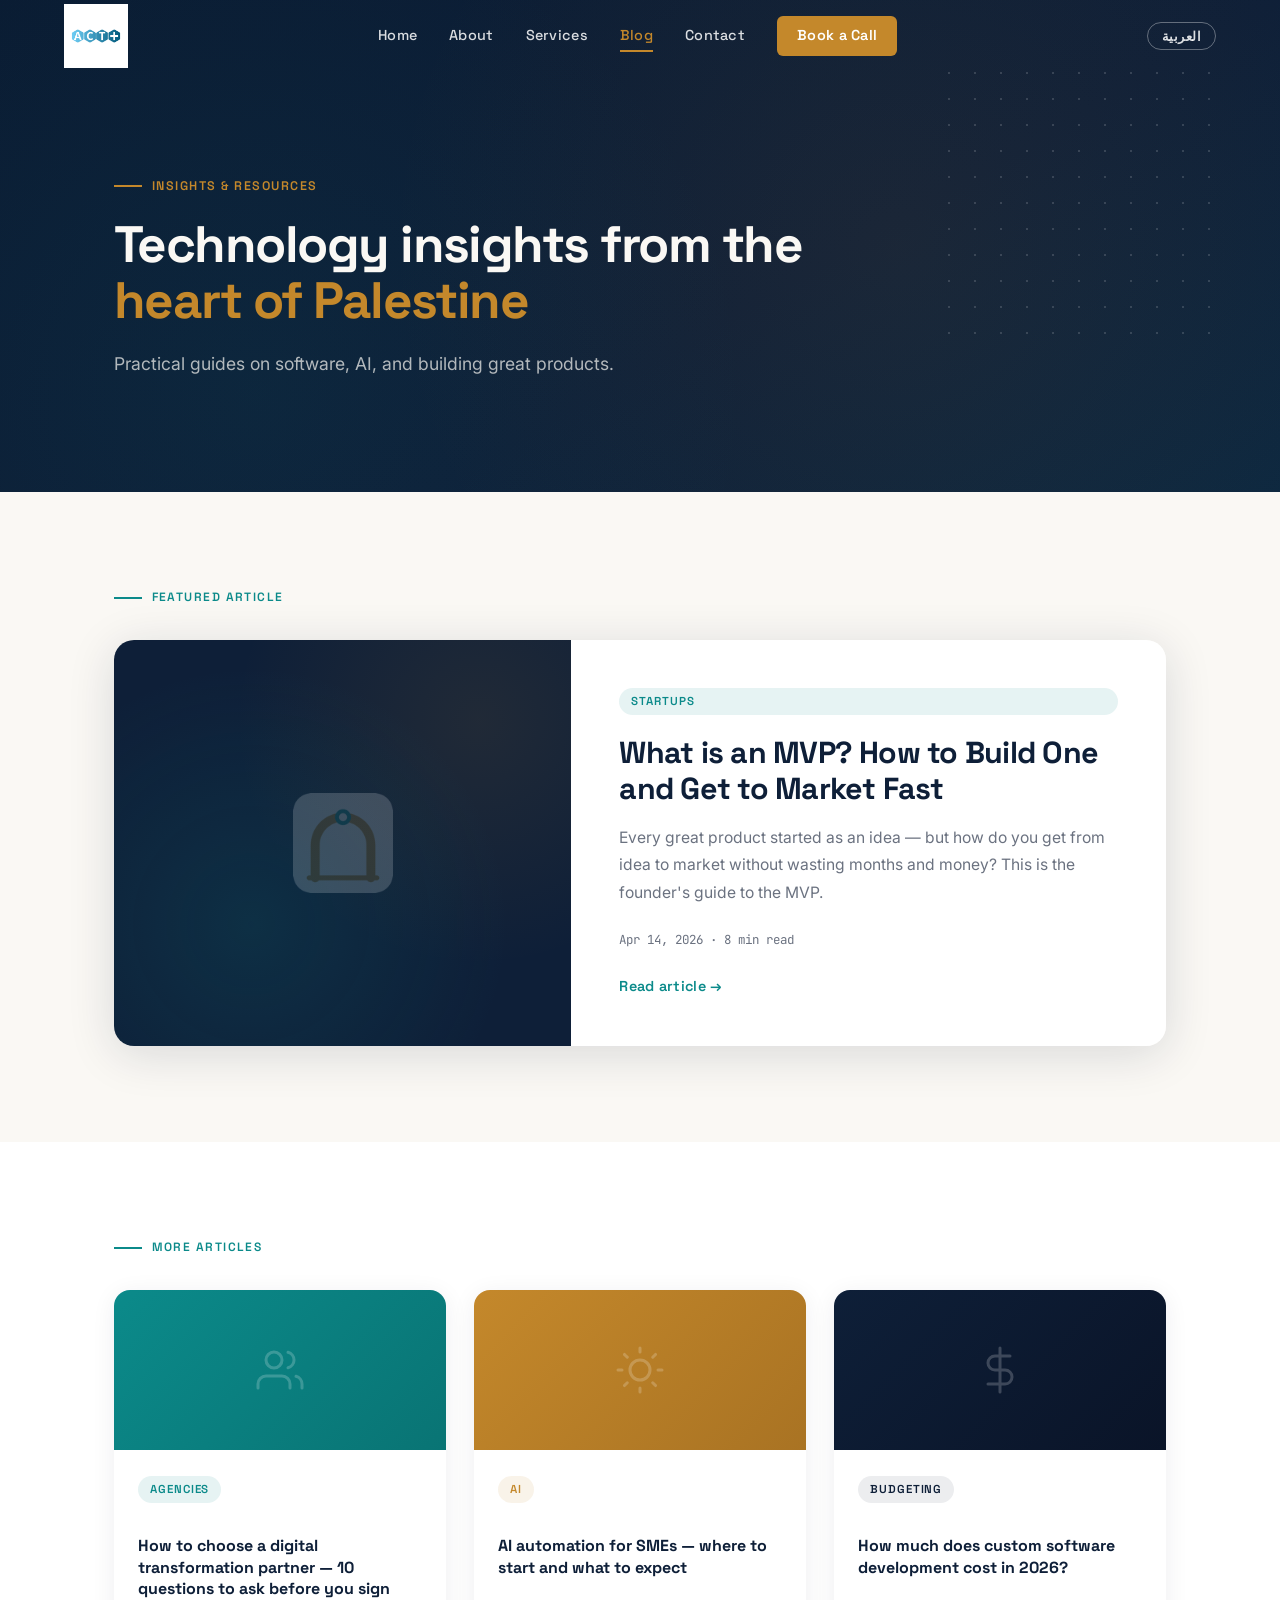
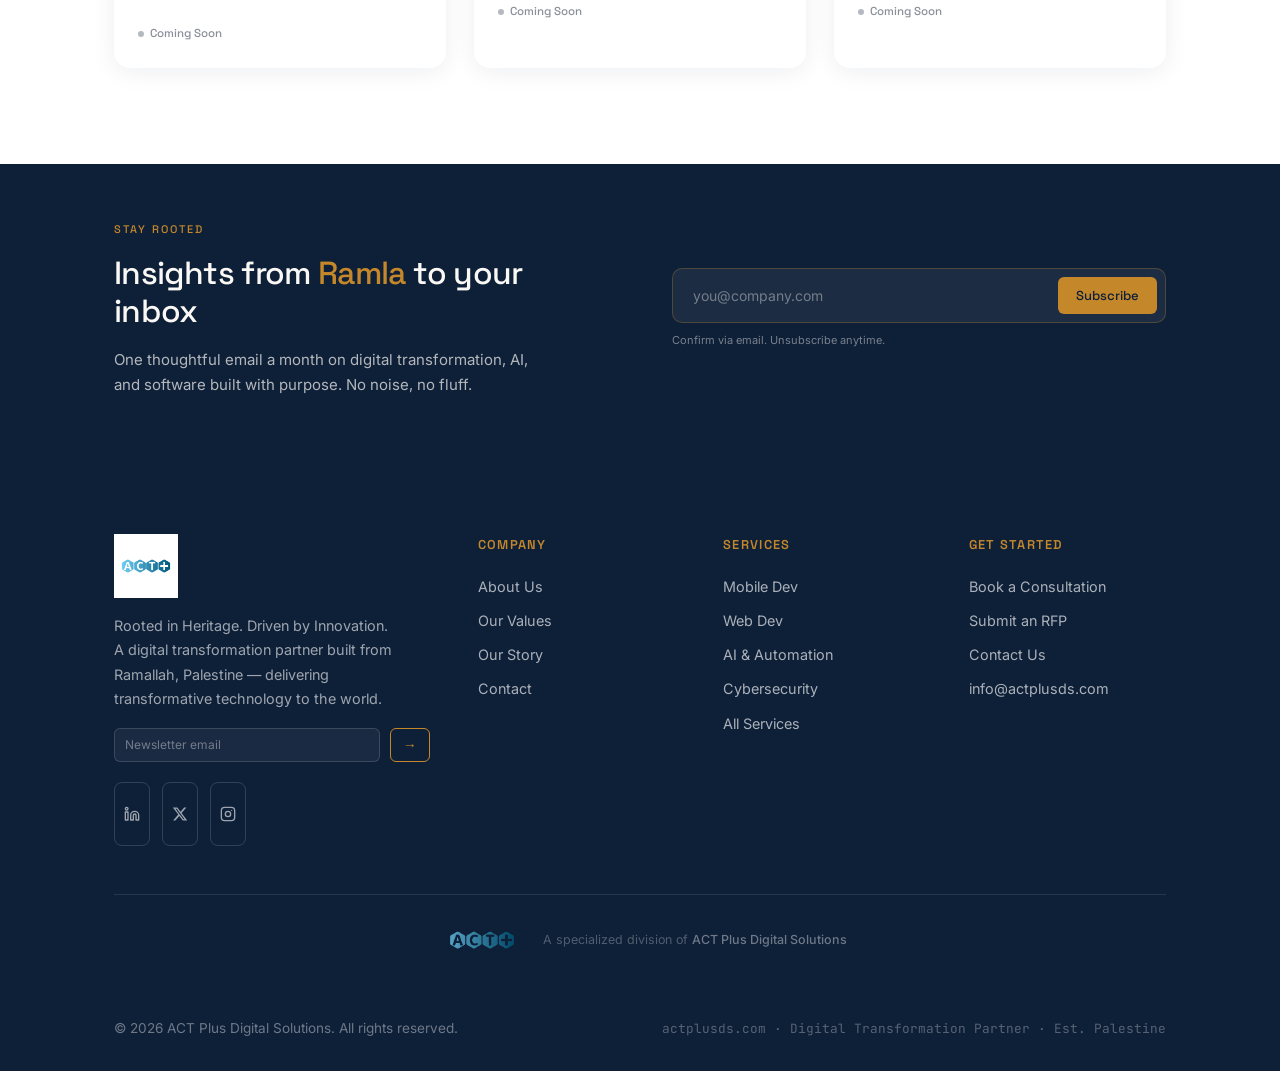
<file: blog.html>
<!DOCTYPE html>
<html lang="en">
<head>
<meta charset="UTF-8" />
<meta name="viewport" content="width=device-width, initial-scale=1.0" />
<title>Digital Transformation Insights & IT Consulting Blog | ACT Plus Digital Solutions</title>
<meta name="description" content="Expert insights on digital transformation, IT consulting, custom software development, AI automation, and enterprise technology for businesses across UAE, Saudi Arabia, Egypt, Iraq, Jordan and MENA." />
<meta name="keywords" content="digital transformation insights MENA, IT consulting blog Middle East, software development blog UAE, AI automation guide, enterprise software blog, digital transformation Saudi Arabia insights, fintech technology MENA, retail digital transformation insights, FMCG software insights, telecom software blog" />
<meta name="author" content="ACT Plus Digital Solutions" />
<meta name="robots" content="index, follow" />
<link rel="canonical" href="https://actplusds.com/blog.html" />
<link rel="alternate" hreflang="en" href="https://actplusds.com/blog.html" />
<link rel="alternate" hreflang="ar" href="https://actplusds.com/blog.html?lang=ar" />

<!-- Open Graph -->
<meta property="og:type" content="website" />
<meta property="og:url" content="https://actplusds.com/blog.html" />
<meta property="og:title" content="Digital Transformation & IT Insights — ACT Plus Digital Solutions Blog" />
<meta property="og:description" content="Expert insights on digital transformation, custom software development, AI automation, and enterprise technology for businesses across UAE, Saudi Arabia and MENA." />
<meta property="og:image" content="https://actplusds.com/assets/act-plus-logo.png" />
<meta property="og:site_name" content="ACT Plus Digital Solutions" />
<meta property="og:locale" content="en_US" />

<!-- Twitter/X Card -->
<meta name="twitter:card" content="summary_large_image" />
<meta name="twitter:site" content="@actplusds" />
<meta name="twitter:title" content="Digital Transformation Insights — ACT Plus Digital Solutions" />
<meta name="twitter:description" content="Expert guides on digital transformation, IT consulting, AI automation, and enterprise software for businesses across UAE, Saudi Arabia and MENA." />
<meta name="twitter:image" content="https://actplusds.com/assets/act-plus-logo.png" />

<!-- Google Analytics -->
<script async src="https://www.googletagmanager.com/gtag/js?id=G-CXV0Z0S9R3"></script>
<script>
  window.dataLayer = window.dataLayer || [];
  function gtag(){dataLayer.push(arguments);}
  gtag('js', new Date());
  gtag('config', 'G-CXV0Z0S9R3');
</script>
<!-- Structured Data -->
<script type="application/ld+json">
{
  "@context": "https://schema.org",
  "@type": "Blog",
  "url": "https://actplusds.com/blog.html",
  "name": "ACT Plus Digital Solutions Blog",
  "description": "Expert insights on digital transformation, IT consulting, custom software development, AI automation, and enterprise technology for businesses across UAE, Saudi Arabia and MENA.",
  "publisher": {
    "@type": "Organization",
    "name": "ACT Plus Digital Solutions",
    "url": "https://actplusds.com",
    "logo": "https://actplusds.com/assets/act-plus-logo.png"
  }
}
</script>
<link rel="icon" type="image/png" href="assets/mark-navy.png" />
<link rel="preconnect" href="https://fonts.googleapis.com" />
<link rel="preconnect" href="https://fonts.gstatic.com" crossorigin />
<link rel="stylesheet" href="https://fonts.googleapis.com/css2?family=Space+Grotesk:wght@300;400;500;600;700&family=Inter:wght@300;400;500;600;700&family=JetBrains+Mono:wght@400;500&family=Cairo:wght@400;500;600;700&display=swap" />
<link rel="dns-prefetch" href="https://www.googletagmanager.com" />
<link rel="dns-prefetch" href="https://groot.mailerlite.com" />
<link rel="preload" href="main.css" as="style" />
<link rel="stylesheet" href="main.css" />
<style>
.page-hero { background: linear-gradient(150deg, #0a1c33 0%, #0E1F38 60%, #0d2840 100%); padding: 11rem 0 7rem; position: relative; overflow: hidden; }
.page-hero-bg { position: absolute; inset: 0; background-image: radial-gradient(circle at 70% 50%, rgba(196,136,43,0.07) 0%, transparent 55%), radial-gradient(circle at 20% 80%, rgba(11,138,138,0.08) 0%, transparent 45%); pointer-events: none; }
.page-hero-dots { position: absolute; top: 60px; right: 5%; width: 280px; height: 280px; background-image: radial-gradient(circle, rgba(255,255,255,0.15) 1.5px, transparent 1.5px); background-size: 26px 26px; pointer-events: none; }
.eyebrow { font-family: var(--font-display); font-size: 0.78rem; font-weight: 600; letter-spacing: 0.12em; text-transform: uppercase; color: var(--gold); margin-bottom: 1.25rem; display: flex; align-items: center; gap: 0.6rem; }
.eyebrow::before { content: ''; width: 28px; height: 2px; background: var(--gold); }
.page-hero h1 { font-family: var(--font-display); font-size: clamp(2rem, 4vw, 3.25rem); font-weight: 700; color: var(--pearl); letter-spacing: -0.03em; line-height: 1.1; margin-bottom: 1.25rem; max-width: 700px; }
.page-hero h1 span { color: var(--gold); }
.page-hero p { font-size: 1.1rem; color: rgba(250,248,244,0.7); max-width: 520px; line-height: 1.75; }

/* Featured post */
.featured-card { display: grid; grid-template-columns: 1fr 1.3fr; border-radius: 20px; overflow: hidden; box-shadow: 0 8px 48px rgba(14,31,56,0.14); }
.featured-thumb { background: var(--navy); display: flex; align-items: center; justify-content: center; padding: 3rem; min-height: 340px; position: relative; overflow: hidden; }
.featured-thumb::before { content: ''; position: absolute; inset: 0; background: radial-gradient(circle at 30% 70%, rgba(11,138,138,0.15) 0%, transparent 60%), radial-gradient(circle at 80% 20%, rgba(196,136,43,0.1) 0%, transparent 50%); }
.featured-thumb img { height: 100px; width: auto; opacity: 0.18; position: relative; z-index: 1; }
.featured-body { background: var(--white); padding: 3rem; display: flex; flex-direction: column; justify-content: center; }
.blog-tag { display: inline-flex; align-items: center; font-family: var(--font-display); font-size: 0.72rem; font-weight: 600; letter-spacing: 0.08em; text-transform: uppercase; padding: 0.25rem 0.75rem; border-radius: 100px; margin-bottom: 1.25rem; }
.blog-tag.teal { background: rgba(11,138,138,0.1); color: var(--teal); }
.blog-tag.gold { background: rgba(196,136,43,0.1); color: var(--gold); }
.blog-tag.navy { background: rgba(14,31,56,0.08); color: var(--navy); }
.blog-tag.olive { background: rgba(75,122,69,0.1); color: var(--olive); }
.featured-body h2 { font-family: var(--font-display); font-size: clamp(1.4rem, 2.5vw, 1.9rem); font-weight: 700; color: var(--navy); letter-spacing: -0.025em; line-height: 1.2; margin-bottom: 1rem; }
.featured-body p { font-size: 0.98rem; color: var(--stone); line-height: 1.75; margin-bottom: 1.5rem; }
.blog-meta { font-family: var(--font-mono); font-size: 0.78rem; color: var(--stone); margin-bottom: 1.5rem; }
.blog-link { font-family: var(--font-display); font-size: 0.9rem; font-weight: 600; color: var(--teal); letter-spacing: 0.02em; transition: gap 0.2s; display: inline-flex; align-items: center; gap: 0.4rem; }
.blog-link:hover { color: var(--navy); gap: 0.7rem; }

/* Post grid */
.post-grid { display: grid; grid-template-columns: repeat(3, 1fr); gap: 1.75rem; }
.post-card { background: var(--white); border-radius: 16px; overflow: hidden; box-shadow: 0 4px 24px rgba(14,31,56,0.07); transition: transform 0.3s var(--ease), box-shadow 0.3s var(--ease); }
.post-card:hover { transform: translateY(-6px); box-shadow: 0 16px 48px rgba(14,31,56,0.13); }
.post-thumb { height: 160px; display: flex; align-items: center; justify-content: center; position: relative; overflow: hidden; }
.post-thumb.teal { background: linear-gradient(135deg, #0B8A8A, #097474); }
.post-thumb.gold { background: linear-gradient(135deg, #C4882B, #a97323); }
.post-thumb.navy { background: linear-gradient(135deg, #0E1F38, #0a1428); }
.post-thumb svg { opacity: 0.2; }
.post-body { padding: 1.5rem; }
.post-body h3 { font-family: var(--font-display); font-size: 1rem; font-weight: 700; color: var(--navy); line-height: 1.35; margin: 0.75rem 0 0.5rem; }
.post-date { font-family: var(--font-mono); font-size: 0.75rem; color: var(--stone); }
.coming-soon-badge { display: inline-flex; align-items: center; gap: 0.4rem; font-family: var(--font-display); font-size: 0.72rem; font-weight: 500; color: rgba(107,114,128,0.8); margin-top: 1rem; }
.coming-soon-badge::before { content: ''; width: 6px; height: 6px; border-radius: 50%; background: var(--stone); opacity: 0.5; }

@media (max-width: 900px) { .featured-card { grid-template-columns: 1fr; } .featured-thumb { min-height: 200px; } .post-grid { grid-template-columns: repeat(2, 1fr); } }
@media (max-width: 640px) { .post-grid { grid-template-columns: 1fr; } }
</style>
</head>
<body>
<nav id="main-nav">
  <a href="index.html" class="nav-logo"><img src="assets/act-plus-logo.png" alt="ACT Plus Digital Solutions logo" width="499" height="128" /></a>
  <div class="nav-links">
    <a href="index.html" data-i18n="nav.home">Home</a>
    <a href="about.html" data-i18n="nav.about">About</a>
    
    <a href="services.html" data-i18n="nav.services">Services</a>
    <a href="blog.html" data-i18n="nav.blog">Blog</a>
    <a href="contact.html" data-i18n="nav.contact">Contact</a>
    <a href="contact.html#book" class="nav-cta" data-i18n="nav.book">Book a Call</a>
  </div>
  <button class="lang-toggle" id="lang-toggle" aria-label="Switch language">العربية</button>
  <div class="nav-burger"><span></span><span></span><span></span></div>
</nav>

<!-- Hero -->
<section class="page-hero">
  <div class="page-hero-bg"></div>
  <div class="page-hero-dots"></div>
  <div class="container" style="position:relative;z-index:1;">
    <div class="eyebrow anim-up" data-i18n="blg.eyebrow">Insights & Resources</div>
    <h1 class="anim-up anim-up-d1" data-i18n-html="blg.h1">Technology insights from the<br/><span>heart of Palestine</span></h1>
    <p class="anim-up anim-up-d2" data-i18n="blg.p">Practical guides on software, AI, and building great products.</p>
  </div>
</section>

<!-- Featured Post -->
<section class="section-pad" style="background:var(--pearl);">
  <div class="container">
    <div class="section-label" style="margin-bottom:2rem;" data-i18n="blg.feat.lbl">Featured Article</div>
    <div class="featured-card reveal">
      <div class="featured-thumb">
        <img src="assets/mark-white.png" alt="ACT Plus Digital Solutions digital transformation partner mark" width="128" height="128" loading="lazy" />
      </div>
      <div class="featured-body">
        <span class="blog-tag teal" data-i18n="blg.feat.tag">Startups</span>
        <h2 data-i18n="blg.feat.h2">What is an MVP? How to Build One and Get to Market Fast</h2>
        <p data-i18n="blg.feat.p">Every great product started as an idea — but how do you get from idea to market without wasting months and money? This is the founder's guide to the MVP.</p>
        <div class="blog-meta" data-i18n="blg.feat.meta">Apr 14, 2026 · 8 min read</div>
        <a href="#" class="blog-link" data-i18n="blg.feat.lnk">Read article →</a>
      </div>
    </div>
  </div>
</section>

<!-- Post Grid -->
<section class="section-pad" style="background:var(--white);">
  <div class="container">
    <div class="section-label" style="margin-bottom:2rem;" data-i18n="blg.more.lbl">More Articles</div>
    <div class="post-grid">

      <div class="post-card reveal reveal-d1">
        <div class="post-thumb teal">
          <svg width="48" height="48" viewBox="0 0 24 24" fill="none" stroke="white" stroke-width="1.5" stroke-linecap="round" stroke-linejoin="round"><path d="M17 21v-2a4 4 0 0 0-4-4H5a4 4 0 0 0-4 4v2"/><circle cx="9" cy="7" r="4"/><path d="M23 21v-2a4 4 0 0 0-3-3.87"/><path d="M16 3.13a4 4 0 0 1 0 7.75"/></svg>
        </div>
        <div class="post-body">
          <span class="blog-tag teal" data-i18n="blg.p1.tag">Agencies</span>
          <h3 data-i18n="blg.p1.h3">How to choose a digital transformation partner — 10 questions to ask before you sign</h3>
          <div class="coming-soon-badge" data-i18n="blg.p1.cs">Coming Soon</div>
        </div>
      </div>

      <div class="post-card reveal reveal-d2">
        <div class="post-thumb gold">
          <svg width="48" height="48" viewBox="0 0 24 24" fill="none" stroke="white" stroke-width="1.5" stroke-linecap="round" stroke-linejoin="round"><circle cx="12" cy="12" r="5"/><line x1="12" y1="1" x2="12" y2="3"/><line x1="12" y1="21" x2="12" y2="23"/><line x1="4.22" y1="4.22" x2="5.64" y2="5.64"/><line x1="18.36" y1="18.36" x2="19.78" y2="19.78"/><line x1="1" y1="12" x2="3" y2="12"/><line x1="21" y1="12" x2="23" y2="12"/><line x1="4.22" y1="19.78" x2="5.64" y2="18.36"/><line x1="18.36" y1="5.64" x2="19.78" y2="4.22"/></svg>
        </div>
        <div class="post-body">
          <span class="blog-tag gold" data-i18n="blg.p2.tag">AI</span>
          <h3 data-i18n="blg.p2.h3">AI automation for SMEs — where to start and what to expect</h3>
          <div class="coming-soon-badge" data-i18n="blg.p2.cs">Coming Soon</div>
        </div>
      </div>

      <div class="post-card reveal reveal-d3">
        <div class="post-thumb navy">
          <svg width="48" height="48" viewBox="0 0 24 24" fill="none" stroke="white" stroke-width="1.5" stroke-linecap="round" stroke-linejoin="round"><line x1="12" y1="1" x2="12" y2="23"/><path d="M17 5H9.5a3.5 3.5 0 0 0 0 7h5a3.5 3.5 0 0 1 0 7H6"/></svg>
        </div>
        <div class="post-body">
          <span class="blog-tag navy" data-i18n="blg.p3.tag">Budgeting</span>
          <h3 data-i18n="blg.p3.h3">How much does custom software development cost in 2026?</h3>
          <div class="coming-soon-badge" data-i18n="blg.p3.cs">Coming Soon</div>
        </div>
      </div>

    </div>
  </div>
</section>

<!-- Newsletter Band -->
<section class="newsletter-band" aria-label="Newsletter signup">
  <div class="container">
    <div class="newsletter-grid">
      <div class="newsletter-left">
        <div class="newsletter-eyebrow" data-i18n="nl.eyebrow">STAY ROOTED</div>
        <h2 class="newsletter-h2" data-i18n-html="nl.h2">Insights from <span>Ramla</span> to your inbox</h2>
        <p class="newsletter-p" data-i18n="nl.p">One thoughtful email a month on digital transformation, AI, and software built with purpose. No noise, no fluff.</p>
      </div>
      <div class="newsletter-right">
        <form class="newsletter-form" data-newsletter="band" action="https://assets.mailerlite.com/jsonp/2267517/forms/184727574659729402/subscribe" method="POST">
          <input type="hidden" name="ml-submit" value="1">
          <input type="hidden" name="anticsrf" value="true">
          <label class="sr-only" for="nl-band-email-blog">Email</label>
          <div class="newsletter-input-wrap">
            <input type="email" id="nl-band-email-blog" name="fields[email]" required placeholder="you@company.com" aria-label="Email" class="newsletter-input" autocomplete="email" data-i18n-ph="footer.nl_ph">
            <button type="submit" class="newsletter-btn" data-i18n="nl.btn">Subscribe</button>
          </div>
          <p class="newsletter-helper" data-i18n="nl.helper">Confirm via email. Unsubscribe anytime.</p>
        </form>
        <div class="newsletter-success" data-i18n="nl.success">Thanks — check your inbox to confirm.</div>
      </div>
    </div>
  </div>
</section>

<!-- Footer -->
<footer>
  <div class="container">
    <div class="footer-grid">
      <div class="footer-brand">
        <img src="assets/act-plus-logo.png" alt="ACT Plus Digital Solutions logo" style="height:64px;width:auto;" width="499" height="128" loading="lazy" />
        <p data-i18n="footer.tagline">Rooted in Heritage. Driven by Innovation. A digital transformation partner built from Ramallah, Palestine — delivering transformative technology to the world.</p>
        <form class="footer-nl-form" data-newsletter="footer" action="https://assets.mailerlite.com/jsonp/2267517/forms/184727574659729402/subscribe" method="POST">
          <input type="hidden" name="ml-submit" value="1">
          <input type="hidden" name="anticsrf" value="true">
          <label class="sr-only" for="nl-footer-email-blog">Email</label>
          <input type="email" id="nl-footer-email-blog" name="fields[email]" required placeholder="Newsletter email" aria-label="Email" class="footer-nl-input" autocomplete="email" data-i18n-ph="footer.nl_ph">
          <button type="submit" class="footer-nl-btn">→</button>
        </form>
        <div class="footer-nl-success" data-i18n="nl.success">Thanks — check your inbox to confirm.</div>
        <div class="footer-social" style="margin-top:1.25rem;">
  <a href="https://www.linkedin.com/company/actplusds" target="_blank" rel="noopener noreferrer" title="LinkedIn">
    <svg width="16" height="16" viewBox="0 0 24 24" fill="none" stroke="currentColor" stroke-width="2" stroke-linecap="round" stroke-linejoin="round"><path d="M16 8a6 6 0 0 1 6 6v7h-4v-7a2 2 0 0 0-2-2 2 2 0 0 0-2 2v7h-4v-7a6 6 0 0 1 6-6z"/><rect x="2" y="9" width="4" height="12"/><circle cx="4" cy="4" r="2"/></svg>
  </a>
  <a href="https://x.com/actplusds" target="_blank" rel="noopener noreferrer" title="X">
    <svg width="16" height="16" viewBox="0 0 24 24" fill="currentColor"><path d="M18.244 2.25h3.308l-7.227 8.26 8.502 11.24H16.17l-5.214-6.817L4.99 21.75H1.68l7.73-8.835L1.254 2.25H8.08l4.713 6.231zm-1.161 17.52h1.833L7.084 4.126H5.117z"/></svg>
  </a>
  <a href="https://www.instagram.com/actplusds" target="_blank" rel="noopener noreferrer" title="Instagram">
    <svg width="16" height="16" viewBox="0 0 24 24" fill="none" stroke="currentColor" stroke-width="2" stroke-linecap="round" stroke-linejoin="round"><rect x="2" y="2" width="20" height="20" rx="5"/><circle cx="12" cy="12" r="4"/><circle cx="17.5" cy="6.5" r="1" fill="currentColor" stroke="none"/></svg>
  </a>
</div>
      </div>
      <div class="footer-col"><h4 data-i18n="footer.company">Company</h4><a href="about.html" data-i18n="footer.about_us">About Us</a><a href="about.html#values" data-i18n="footer.our_values">Our Values</a><a href="about.html#story" data-i18n="footer.our_story">Our Story</a><a href="contact.html" data-i18n="footer.f_contact">Contact</a></div>
      <div class="footer-col"><h4 data-i18n="footer.services">Services</h4><a href="services.html#mobile" data-i18n="footer.mobile_dev">Mobile Dev</a><a href="services.html#web" data-i18n="footer.web_dev">Web Dev</a><a href="services.html#ai" data-i18n="footer.ai">AI & Automation</a><a href="services.html#security" data-i18n="footer.security">Cybersecurity</a><a href="services.html" data-i18n="footer.all_svcs">All Services</a></div>
      <div class="footer-col"><h4 data-i18n="footer.get_started">Get Started</h4><a href="contact.html#book" data-i18n="footer.book_cons">Book a Consultation</a><a href="contact.html#rfp" data-i18n="footer.submit_rfp">Submit an RFP</a><a href="contact.html" data-i18n="footer.contact_us">Contact Us</a><a href="mailto:info@actplusds.com">info@actplusds.com</a></div>
    </div>
    <div class="act-plus-bar">
      <img src="assets/assetsact-plus-logo-transparent.svg" alt="ACT Plus Digital Solutions" class="act-plus-logo-img" />
      <span class="act-plus-text">A specialized division of <strong>ACT Plus Digital Solutions</strong></span>
    </div>
    <div class="footer-bottom">
      <span data-i18n="footer.copyright">© 2026 ACT Plus Digital Solutions. All rights reserved.</span>
      <span style="font-family:var(--font-mono);font-size:0.8rem;color:rgba(255,255,255,0.3);" data-i18n="footer.mono">actplusds.com · Digital Transformation Partner · Est. Palestine</span>
    </div>
  </div>
</footer>
<script src="main.js" defer></script>
<script src="https://groot.mailerlite.com/js/w/webforms.min.js?v95037e5bac78f29ed026832ca21a7c7b" type="text/javascript" defer></script>
<script src="lang.js" defer></script>
</body>
</html>
</file>
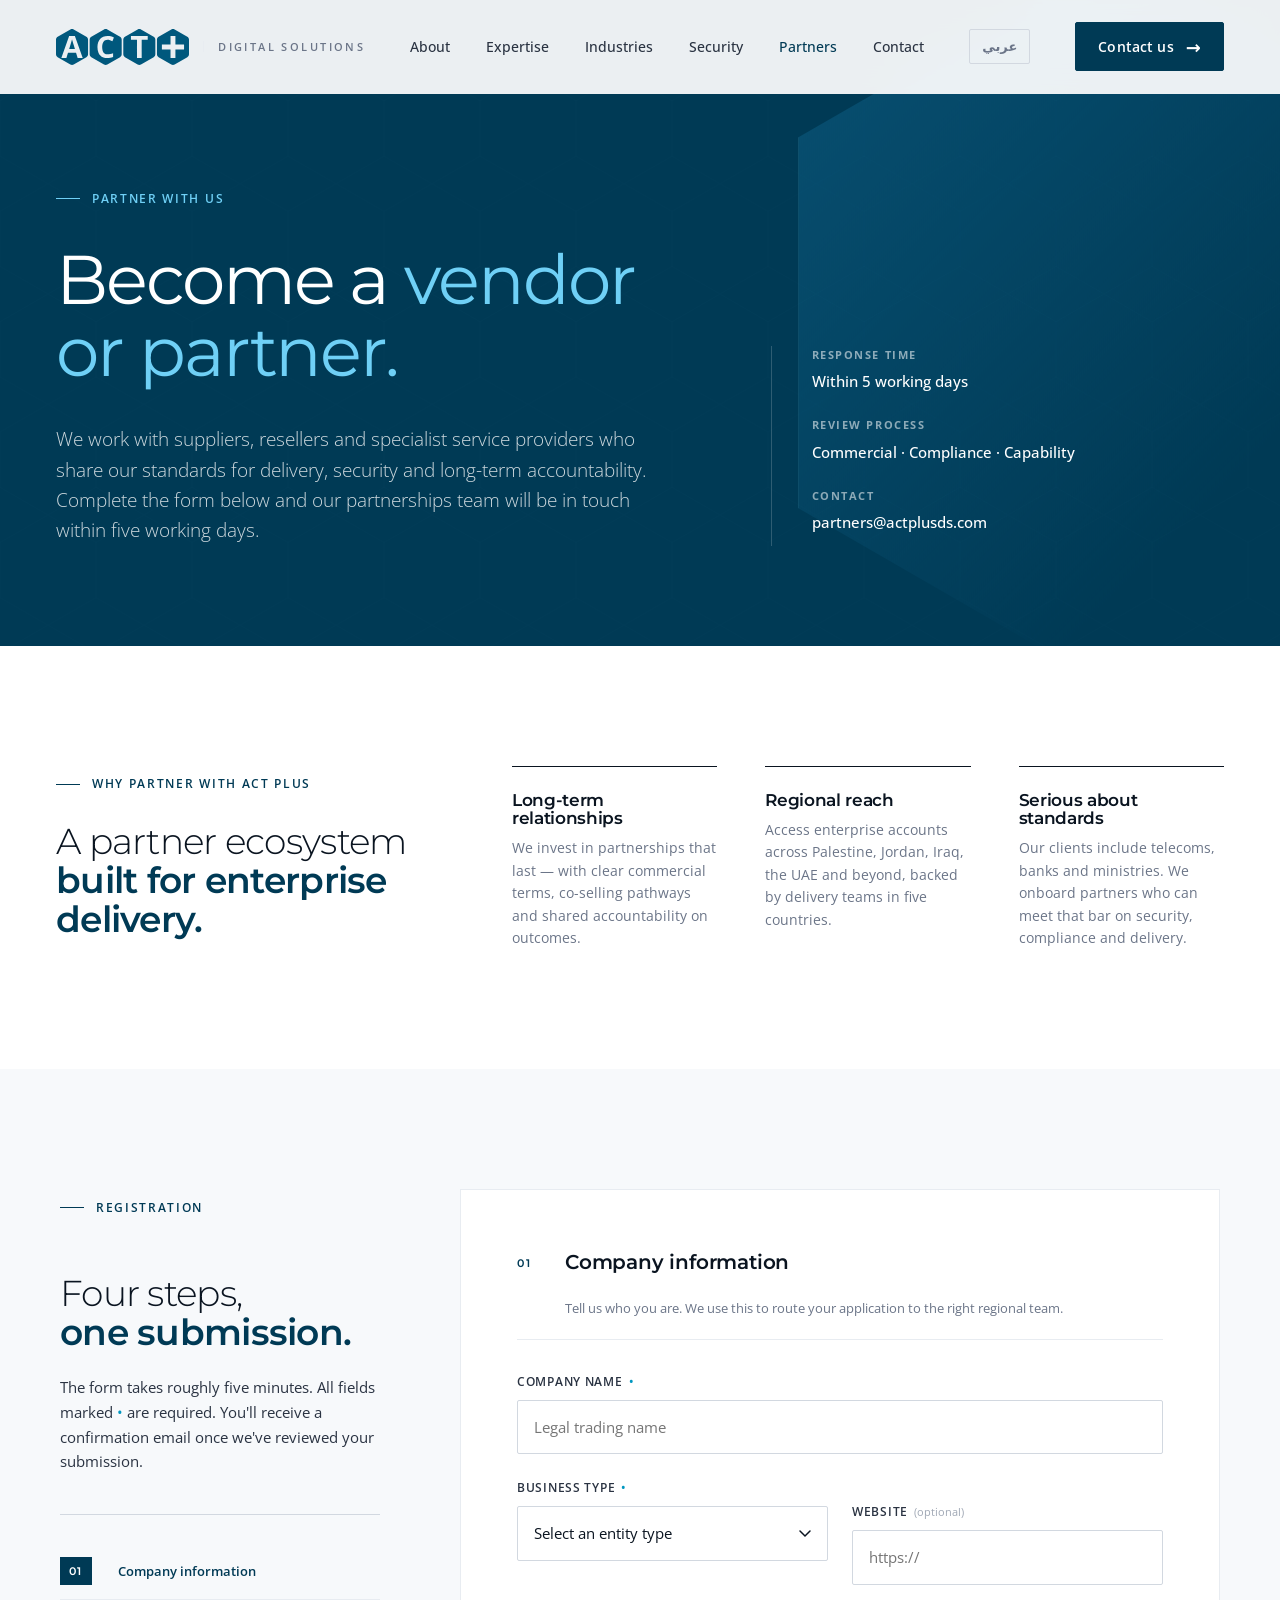
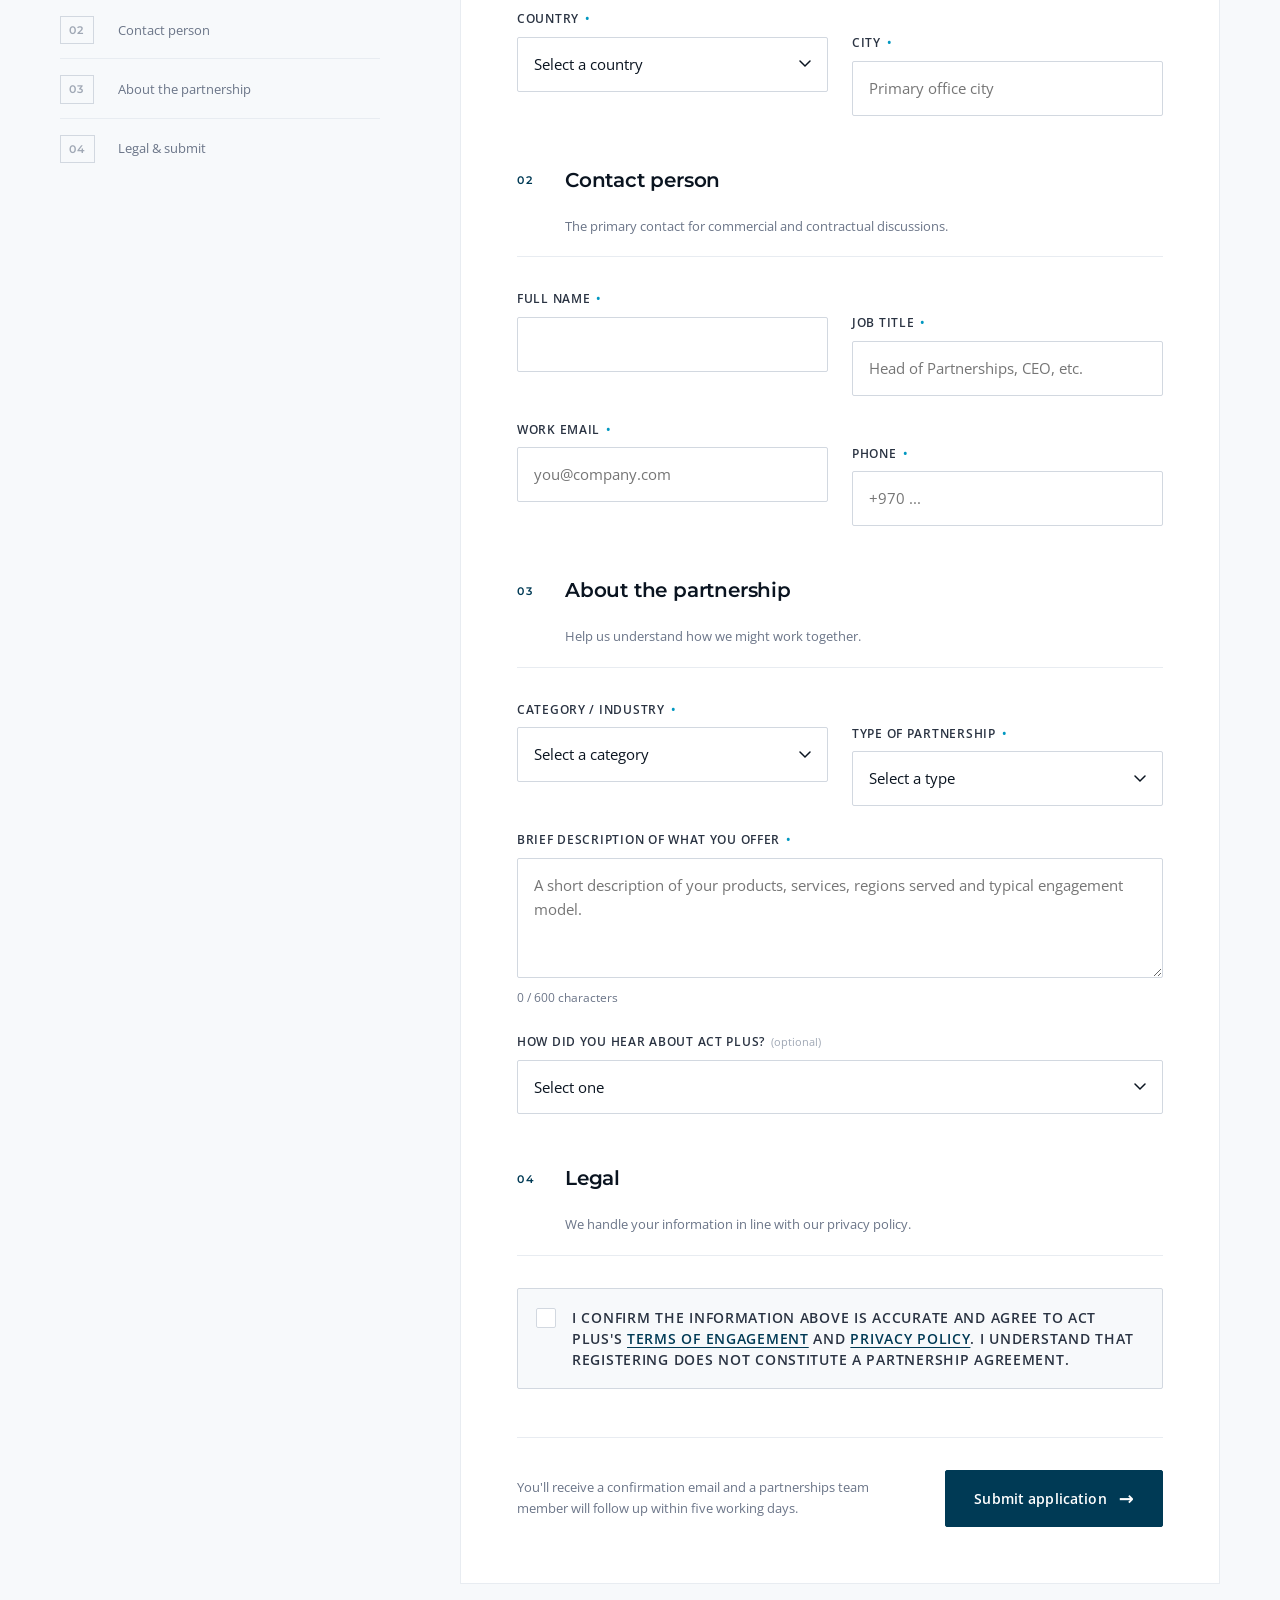
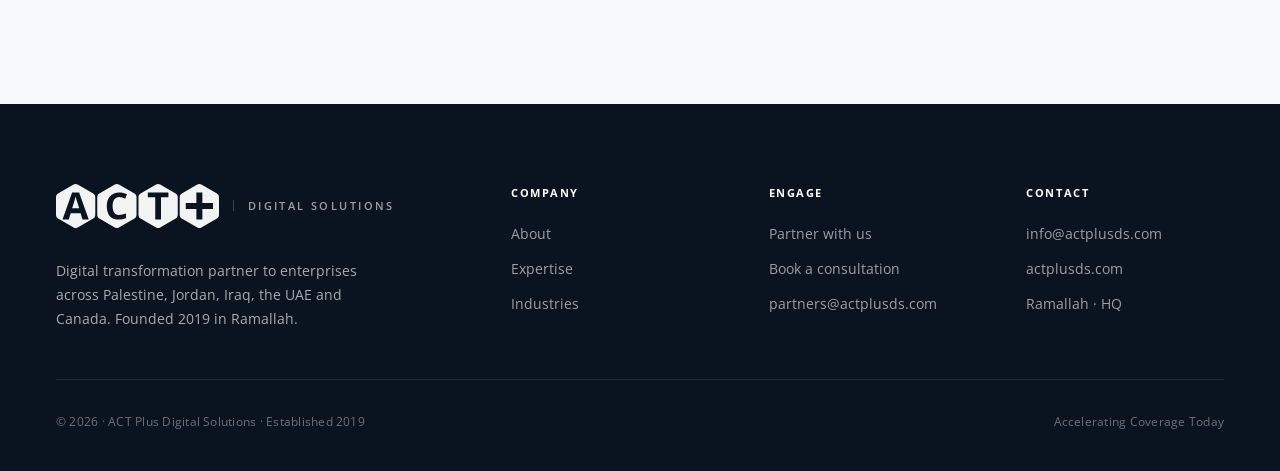
<file: partners.html>
<!DOCTYPE html>
<html lang="en">
<head>
<meta charset="UTF-8" />
<meta name="viewport" content="width=device-width, initial-scale=1.0" />
<title>Partner with ACT Plus Digital Solutions — Technology & Reseller Programme | MENA</title>
<meta name="description" content="Join the ACT Plus partner programme — for technology vendors, resellers and consultancies operating in Palestine, Jordan, Iraq, UAE and the wider MENA region." />
<meta name="keywords" content="IT partner programme MENA, technology reseller Palestine, digital transformation channel partner, IT channel partner Middle East, software reseller Palestine, cybersecurity partner MENA, technology vendor partner programme" />
<meta name="author" content="ACT Plus Digital Solutions" />
<meta name="robots" content="index, follow" />
<meta name="theme-color" content="#003A55" />
<link rel="canonical" href="https://actplusds.com/partners.html" />
<meta property="og:type" content="website" />
<meta property="og:url" content="https://actplusds.com/partners.html" />
<meta property="og:site_name" content="ACT Plus Digital Solutions" />
<meta property="og:title" content="Partner with ACT Plus Digital Solutions" />
<meta property="og:description" content="Join the ACT Plus partner programme for technology vendors, resellers and consultancies across MENA." />
<meta property="og:image" content="https://actplusds.com/assets/act-plus-logo.png" />
<meta name="twitter:card" content="summary_large_image" />
<meta name="twitter:title" content="Partner with ACT Plus Digital Solutions" />
<meta name="twitter:description" content="Join the ACT Plus partner programme for technology vendors and resellers across MENA." />
<meta name="twitter:image" content="https://actplusds.com/assets/act-plus-logo.png" />
<script type="application/ld+json">
{
  "@context": "https://schema.org",
  "@graph": [
    {
      "@type": "WebPage",
      "@id": "https://actplusds.com/partners.html#webpage",
      "url": "https://actplusds.com/partners.html",
      "name": "Partner with ACT Plus Digital Solutions — Technology & Reseller Programme | MENA",
      "description": "Join the ACT Plus partner programme — for technology vendors, resellers and consultancies operating across Palestine, Jordan, Iraq, UAE and the wider MENA region.",
      "breadcrumb": {
        "@type": "BreadcrumbList",
        "itemListElement": [
          { "@type": "ListItem", "position": 1, "name": "Home", "item": "https://actplusds.com/" },
          { "@type": "ListItem", "position": 2, "name": "Partners", "item": "https://actplusds.com/partners.html" }
        ]
      }
    },
    {
      "@type": "Organization",
      "@id": "https://actplusds.com/#organization",
      "name": "ACT Plus Digital Solutions",
      "url": "https://actplusds.com",
      "email": "info@actplusds.com",
      "description": "Enterprise digital transformation partner across MENA — offering a technology reseller and channel partner programme.",
      "areaServed": ["Palestine", "Jordan", "Iraq", "UAE", "Saudi Arabia", "Egypt"]
    }
  ]
}
</script>
<link rel="preconnect" href="https://fonts.googleapis.com">
<link rel="preconnect" href="https://fonts.gstatic.com" crossorigin>
<link rel="stylesheet" href="https://fonts.googleapis.com/css2?family=Open+Sans:ital,wght@0,300..700;1,300..700&family=Montserrat:wght@300;400;500;600;700&display=swap">
<style>
:root {
  --deep-sea:    #003A55;
  --deep-sea-2:  #00587d;
  --majestic:    #177cac;
  --trust:       #0097c0;
  --innovate:    #6fd0f6;
  --midnight:    #0A1420;

  --ink:    #0A1420;
  --ink-2:  #2A3342;
  --ink-3:  #6B7588;
  --ink-4:  #A0A8B5;
  --line:   #E8ECF1;
  --line-2: #D2D8E0;
  --bg:     #FFFFFF;
  --bg-2:   #F7F9FB;
  --bg-3:   #EEF2F6;

  --font-sans:    'Open Sans', -apple-system, system-ui, sans-serif;
  --font-display: 'Montserrat', 'Open Sans', sans-serif;

  --max-w: 1360px;
  --gutter: 56px;
  --ease: cubic-bezier(0.22, 1, 0.36, 1);
}

* { box-sizing: border-box; margin: 0; padding: 0; }
html { scroll-behavior: smooth; }
body {
  background: var(--bg); color: var(--ink);
  font-family: var(--font-sans); font-size: 16px; line-height: 1.65;
  -webkit-font-smoothing: antialiased; -moz-osx-font-smoothing: grayscale;
  overflow-x: hidden; font-weight: 400;
}
a { color: inherit; text-decoration: none; }
button { font: inherit; color: inherit; background: none; border: 0; cursor: pointer; }
::selection { background: var(--deep-sea); color: #fff; }

h1, h2, h3, h4 { font-family: var(--font-display); color: var(--ink); letter-spacing: -0.02em; line-height: 1.08; font-weight: 500; }
h1 { font-size: clamp(44px, 5.4vw, 80px); font-weight: 400; letter-spacing: -0.03em; line-height: 1.04; }
h2 { font-size: clamp(28px, 2.8vw, 40px); font-weight: 500; }
h3 { font-size: 22px; font-weight: 600; letter-spacing: -0.015em; }
p { color: var(--ink-2); }

.eyebrow {
  font-size: 12px; font-weight: 600; letter-spacing: 0.14em;
  text-transform: uppercase; color: var(--deep-sea);
  display: inline-flex; align-items: center; gap: 12px;
}
.eyebrow::before { content: ''; width: 24px; height: 1px; background: var(--deep-sea); }

/* ============ NAV ============ */
.nav {
  position: fixed; top: 0; inset-inline: 0; z-index: 100;
  padding: 22px var(--gutter);
  display: flex; align-items: center; justify-content: space-between;
  background: rgba(255,255,255,0.92);
  backdrop-filter: blur(14px) saturate(1.2);
  border-bottom: 1px solid transparent;
  transition: all 300ms var(--ease);
}
.nav.scrolled { border-bottom-color: var(--line); background: rgba(255,255,255,0.97); }
.logo { display: inline-flex; align-items: center; gap: 14px; text-decoration: none; }
.logo-full { height: 36px; width: auto; display: block; }
.logo-wordmark {
  font-family: 'Open Sans', sans-serif;
  font-size: 11px;
  font-weight: 600;
  letter-spacing: 0.22em;
  text-transform: uppercase;
  color: var(--ink-3);
  padding-left: 14px;
  border-left: 1px solid var(--line);
  line-height: 1;
  white-space: nowrap;
}
.logo-full--footer { height: 44px; filter: brightness(0) invert(1); opacity: 0.95; }
.logo-wordmark--footer { color: rgba(255,255,255,0.6); border-left-color: rgba(255,255,255,0.2); }
.nav-links { display: flex; align-items: center; gap: 36px; }
.nav-links a { font-size: 14px; color: var(--ink-2); font-weight: 500; transition: color 200ms; }
.nav-links a:hover, .nav-links a.active { color: var(--deep-sea); }

.btn {
  display: inline-flex; align-items: center; gap: 12px;
  padding: 16px 28px; font-size: 14px; font-weight: 600;
  background: var(--deep-sea); color: #fff;
  border: 1px solid var(--deep-sea);
  letter-spacing: 0.01em;
  white-space: nowrap; flex-shrink: 0;
  transition: all 280ms var(--ease);
  border-radius: 2px; cursor: pointer;
}
.btn:hover { background: var(--midnight); border-color: var(--midnight); }
.btn .ar { transition: transform 240ms var(--ease); font-size: 18px; line-height: 0; }
.btn:hover .ar { transform: translateX(4px); }
.lang-toggle {
  font-size: 13px; font-weight: 600; color: var(--ink-3);
  border: 1px solid var(--line-2); padding: 6px 12px; border-radius: 2px;
  transition: all 200ms; white-space: nowrap; flex-shrink: 0;
}
.lang-toggle:hover { color: var(--deep-sea); border-color: var(--deep-sea); }
.btn-ghost { background: transparent; color: var(--ink); border-color: var(--line-2); }
.btn-ghost:hover { background: var(--ink); color: #fff; border-color: var(--ink); }
.btn-light { background: transparent; color: #fff; border-color: rgba(255,255,255,0.35); }
.btn-light:hover { background: #fff; color: var(--deep-sea); border-color: #fff; }

/* ============ PAGE HERO ============ */
.page-hero {
  background: var(--deep-sea); color: #fff;
  padding: 180px var(--gutter) 100px;
  position: relative; overflow: hidden;
}
.page-hero::before {
  content: ''; position: absolute; right: -160px; top: 50%; transform: translateY(-50%);
  width: 640px; height: 739px;
  clip-path: polygon(50% 0%, 100% 25%, 100% 75%, 50% 100%, 0% 75%, 0% 25%);
  background: linear-gradient(135deg, rgba(23,124,172,0.35), rgba(0,88,125,0) 70%);
  border: 1px solid rgba(111,208,246,0.12);
}
.page-hero-bg { position: absolute; inset: 0; pointer-events: none; opacity: 0.5; }
.ph-inner { max-width: var(--max-w); margin: 0 auto; position: relative; z-index: 2; }
.ph-grid { display: grid; grid-template-columns: 1.4fr 1fr; gap: 80px; align-items: end; }
.page-hero .eyebrow { color: var(--innovate); margin-bottom: 36px; }
.page-hero .eyebrow::before { background: var(--innovate); }
.page-hero h1 { color: #fff; max-width: 820px; }
.page-hero h1 em { font-style: normal; color: var(--innovate); font-weight: 400; }
.ph-lede { margin-top: 36px; font-size: 19px; line-height: 1.6; color: rgba(255,255,255,0.8); max-width: 620px; font-weight: 300; }

.ph-meta {
  border-left: 1px solid rgba(255,255,255,0.18); padding-left: 40px;
  display: flex; flex-direction: column; gap: 24px; padding-bottom: 12px;
}
.ph-meta-row .l { font-size: 11px; font-weight: 700; letter-spacing: 0.14em; text-transform: uppercase; color: rgba(255,255,255,0.55); margin-bottom: 6px; }
.ph-meta-row .v { font-size: 15px; color: #fff; font-weight: 500; line-height: 1.5; }

/* ============ INTRO ROW (why partner) ============ */
.why { padding: 120px var(--gutter); background: var(--bg); }
.why-inner { max-width: var(--max-w); margin: 0 auto; display: grid; grid-template-columns: 1fr 2fr; gap: 100px; }
.why h2 { font-weight: 300; max-width: 380px; }
.why h2 strong { color: var(--deep-sea); font-weight: 600; }
.why-points { display: grid; grid-template-columns: repeat(3, 1fr); gap: 48px; }
.why-point { padding-top: 24px; border-top: 1px solid var(--ink); }
.why-point h4 { font-size: 17px; font-weight: 600; margin-bottom: 10px; }
.why-point p { font-size: 14px; color: var(--ink-3); line-height: 1.6; }

/* ============ FORM SECTION ============ */
.form-wrap {
  background: var(--bg-2);
  padding: 120px var(--gutter);
  position: relative;
}
.form-inner {
  max-width: 1160px; margin: 0 auto;
  display: grid; grid-template-columns: 320px 1fr;
  gap: 80px;
  align-items: start;
}
.form-aside { position: sticky; top: 120px; }
.form-aside .eyebrow { margin-bottom: 28px; }
.form-aside h2 { font-weight: 300; }
.form-aside h2 strong { color: var(--deep-sea); font-weight: 600; }
.form-aside p { margin-top: 24px; font-size: 15px; line-height: 1.65; color: var(--ink-2); }
.form-aside .steps {
  list-style: none; margin-top: 40px; padding-top: 28px;
  border-top: 1px solid var(--line-2);
  display: flex; flex-direction: column; gap: 2px;
}
.form-aside .steps li {
  display: grid; grid-template-columns: 44px 1fr; gap: 14px; padding: 14px 0;
  font-size: 13px; color: var(--ink-3); align-items: center; cursor: pointer;
  border-bottom: 1px solid var(--line); transition: color 240ms;
}
.form-aside .steps li:last-child { border-bottom: 0; }
.form-aside .steps li.active { color: var(--deep-sea); font-weight: 600; }
.form-aside .steps .num {
  font-family: var(--font-display); font-weight: 600; font-size: 11px;
  letter-spacing: 0.12em; color: var(--ink-4);
  padding: 4px 8px; border: 1px solid var(--line-2); width: fit-content;
  transition: all 240ms;
}
.form-aside .steps li.active .num { color: #fff; background: var(--deep-sea); border-color: var(--deep-sea); }

/* FORM */
form.partner-form {
  background: #fff;
  border: 1px solid var(--line);
  padding: 56px;
}
.fieldset { border: 0; margin: 0 0 48px; padding: 0; }
.fieldset:last-of-type { margin-bottom: 40px; }
.fieldset-head {
  display: grid; grid-template-columns: 32px 1fr; gap: 16px;
  padding-bottom: 20px; margin-bottom: 32px;
  border-bottom: 1px solid var(--line);
  align-items: center;
}
.fs-num {
  font-family: var(--font-display); font-weight: 600;
  font-size: 11px; letter-spacing: 0.14em; color: var(--deep-sea);
}
.fs-title {
  font-family: var(--font-display); font-weight: 600;
  font-size: 20px; letter-spacing: -0.01em; color: var(--ink);
}
.fs-sub { grid-column: 2; font-size: 13px; color: var(--ink-3); margin-top: 4px; line-height: 1.5; }

.row { display: grid; grid-template-columns: 1fr 1fr; gap: 24px; }
.row + .row, .row + .field, .field + .row, .field + .field { margin-top: 24px; }
.field { display: flex; flex-direction: column; gap: 8px; }
.field.full { grid-column: 1 / -1; }
label {
  font-size: 12px; font-weight: 600; letter-spacing: 0.06em; text-transform: uppercase;
  color: var(--ink-2);
  display: flex; gap: 6px; align-items: center;
}
label .opt { font-weight: 400; text-transform: none; letter-spacing: 0; color: var(--ink-4); font-size: 11px; }
.req { color: var(--trust); }

.input, .select, .textarea {
  width: 100%;
  font: inherit; font-size: 15px;
  padding: 14px 16px;
  background: #fff;
  border: 1px solid var(--line-2);
  color: var(--ink);
  transition: border-color 200ms, box-shadow 200ms, background 200ms;
  border-radius: 2px;
  font-family: var(--font-sans);
}
.input:hover, .select:hover, .textarea:hover { border-color: var(--ink-4); }
.input:focus, .select:focus, .textarea:focus {
  outline: 0; border-color: var(--deep-sea);
  box-shadow: 0 0 0 3px rgba(0,58,85,0.08);
}
.textarea { resize: vertical; min-height: 120px; line-height: 1.6; }
.select {
  appearance: none; -webkit-appearance: none;
  background-image: url("data:image/svg+xml;utf8,<svg xmlns='http://www.w3.org/2000/svg' width='12' height='8' viewBox='0 0 12 8'><path d='M1 1l5 5 5-5' stroke='%230A1420' stroke-width='1.5' fill='none' stroke-linecap='round'/></svg>");
  background-repeat: no-repeat;
  background-position: right 16px center;
  padding-right: 44px; cursor: pointer;
}
.field .hint { font-size: 12px; color: var(--ink-3); margin-top: 2px; }

/* Checkbox */
.check {
  display: grid; grid-template-columns: 22px 1fr; gap: 14px;
  align-items: flex-start; cursor: pointer;
  padding: 18px; border: 1px solid var(--line-2); background: var(--bg-2);
  border-radius: 2px; transition: border-color 200ms, background 200ms;
}
.check:hover { border-color: var(--ink-4); background: #fff; }
.check input { appearance: none; -webkit-appearance: none; width: 20px; height: 20px; border: 1.5px solid var(--line-2); background: #fff; cursor: pointer; margin-top: 1px; transition: all 200ms; border-radius: 2px; position: relative; }
.check input:checked { background: var(--deep-sea); border-color: var(--deep-sea); }
.check input:checked::after {
  content: ''; position: absolute; left: 5px; top: 1px;
  width: 6px; height: 12px; border: solid #fff; border-width: 0 2px 2px 0;
  transform: rotate(45deg);
}
.check-label { font-size: 14px; color: var(--ink-2); line-height: 1.5; }
.check-label a { color: var(--deep-sea); font-weight: 600; text-decoration: underline; text-underline-offset: 3px; }

/* Submit row */
.submit-row {
  margin-top: 48px; padding-top: 32px;
  border-top: 1px solid var(--line);
  display: flex; justify-content: space-between; align-items: center; gap: 24px; flex-wrap: wrap;
}
.submit-note { font-size: 13px; color: var(--ink-3); max-width: 360px; }

/* Success panel */
.success {
  display: none; padding: 80px 56px; text-align: center;
}
.success.show { display: block; }
.success .hex-mark {
  width: 72px; height: 83px; margin: 0 auto 28px;
  clip-path: polygon(50% 0%, 100% 25%, 100% 75%, 50% 100%, 0% 75%, 0% 25%);
  background: var(--deep-sea);
  display: flex; align-items: center; justify-content: center;
}
.success .hex-mark svg { width: 32px; height: 32px; }
.success h2 { margin-bottom: 12px; font-weight: 500; }
.success p { max-width: 480px; margin: 0 auto; color: var(--ink-3); }

/* ============ FOOTER ============ */
.footer { background: var(--midnight); color: rgba(255,255,255,0.7); padding: 80px var(--gutter) 40px; }
.footer-grid { max-width: var(--max-w); margin: 0 auto; display: grid; grid-template-columns: 2fr 1fr 1fr 1fr; gap: 60px; padding-bottom: 48px; border-bottom: 1px solid rgba(255,255,255,0.1); }
.footer h5 { font-size: 11px; font-weight: 700; letter-spacing: 0.14em; text-transform: uppercase; color: #fff; margin-bottom: 20px; }
.footer ul { list-style: none; display: flex; flex-direction: column; gap: 12px; }
.footer ul a, .footer ul li { font-size: 14px; color: rgba(255,255,255,0.6); font-weight: 400; }
.footer ul a:hover { color: var(--innovate); }
.footer-brand p { font-size: 14px; margin-top: 24px; max-width: 340px; line-height: 1.7; color: rgba(255,255,255,0.65); }
.footer-bottom { max-width: var(--max-w); margin: 32px auto 0; display: flex; justify-content: space-between; align-items: center; font-size: 12px; color: rgba(255,255,255,0.4); letter-spacing: 0.02em; }

@media (max-width: 1180px) {
  :root { --gutter: 36px; }
  .nav-links { gap: 24px; }
  .logo-wordmark { display: none; }
}
@media (max-width: 1080px) {
  .form-inner { grid-template-columns: 1fr; gap: 48px; }
  .form-aside { position: static; }
  .ph-grid { grid-template-columns: 1fr; gap: 40px; }
  .ph-meta { border-left: 0; border-top: 1px solid rgba(255,255,255,0.18); padding-left: 0; padding-top: 32px; flex-direction: row; flex-wrap: wrap; gap: 48px; }
  .why-inner { grid-template-columns: 1fr; gap: 48px; }
  .footer-grid { grid-template-columns: 2fr 1fr 1fr; }
}
@media (max-width: 760px) {
  :root { --gutter: 20px; }
  .nav { padding: 16px var(--gutter); }
  .logo-full { height: 28px; }
  .logo-wordmark { font-size: 9px; letter-spacing: 0.18em; padding-left: 10px; }
  .nav .btn { padding: 10px 16px !important; font-size: 13px; }
  .nav .btn .ar { display: none; }
  .page-hero { padding: 120px 20px 64px; }
  .page-hero h1 { font-size: clamp(36px, 9vw, 56px); line-height: 1.05; }
  .ph-lede { font-size: 16px; margin-top: 24px; }
  .why, .form-wrap { padding: 72px 20px; }
  form.partner-form { padding: 28px 20px; }
  .row { grid-template-columns: 1fr; }
  .why-points { grid-template-columns: 1fr; gap: 24px; }
  .nav-links { display: none; }
  .nav .lang-toggle { display: none; }
  .nav .btn { display: none; }
  .hamburger { display: flex; }
  .footer { padding: 64px 20px 32px; }
  .footer-grid { grid-template-columns: 1fr; gap: 40px; padding-bottom: 32px; }
  .footer-bottom { flex-direction: column; align-items: flex-start; gap: 12px; }
  .submit-row { flex-direction: column; align-items: stretch; }
  .submit-row .btn { justify-content: center; }
}
/* MOBILE NAV */
.hamburger { display: none; flex-direction: column; gap: 5px; cursor: pointer; padding: 8px; border: none; background: none; margin-left: auto; }
.hamburger span { display: block; width: 22px; height: 2px; background: var(--ink); border-radius: 1px; transition: transform 250ms, opacity 250ms; }
.hamburger.open span:nth-child(1) { transform: translateY(7px) rotate(45deg); }
.hamburger.open span:nth-child(2) { opacity: 0; }
.hamburger.open span:nth-child(3) { transform: translateY(-7px) rotate(-45deg); }
.mobile-menu { display: none; position: fixed; inset: 0; z-index: 99; background: #fff; flex-direction: column; padding: 88px 28px 40px; overflow-y: auto; }
.mobile-menu.open { display: flex; }
.mobile-menu .mm-link { font-family: var(--font-display); font-size: 20px; font-weight: 600; color: var(--ink); padding: 18px 0; border-bottom: 1px solid var(--line); display: block; text-decoration: none; }
.mobile-menu .mm-footer { margin-top: 32px; display: flex; flex-direction: column; gap: 14px; }
@media (max-width: 420px) {
  .logo-wordmark { display: none; }
}
</style>
</head>
<body>

<!-- NAV -->
<nav class="nav" id="nav">
  <a href="index.html" class="logo" aria-label="ACT Plus Digital Solutions">
    <img src="assets/act-logo-dark.svg" alt="ACT Plus" class="logo-full" />
    <span class="logo-wordmark">Digital Solutions</span>
  </a>
  <div class="nav-links">
    <a href="index.html#intro">About</a>
    <a href="index.html#pillars">Expertise</a>
    <a href="index.html#industries">Industries</a>
    <a href="index.html#soc">Security</a>
    <a href="partners.html" class="active">Partners</a>
    <a href="contact.html">Contact</a>
  </div>
  <a href="ar/partners.html" class="lang-toggle">عربي</a>
  <a href="contact.html" class="btn" style="padding:12px 22px;"><span>Contact us</span><span class="ar">→</span></a>
  <button class="hamburger" id="hamburger" aria-label="Open menu" aria-expanded="false"><span></span><span></span><span></span></button>
</nav>
<div class="mobile-menu" id="mobile-menu">
  <a href="index.html#intro" class="mm-link">About</a>
  <a href="index.html#pillars" class="mm-link">Expertise</a>
  <a href="index.html#industries" class="mm-link">Industries</a>
  <a href="index.html#soc" class="mm-link">Security</a>
  <a href="partners.html" class="mm-link">Partners</a>
  <a href="contact.html" class="mm-link">Contact</a>
  <div class="mm-footer">
    <a href="ar/partners.html" class="lang-toggle">عربي</a>
    <a href="contact.html" class="btn"><span>Contact us</span><span class="ar">→</span></a>
  </div>
</div>

<!-- PAGE HERO -->
<section class="page-hero">
  <div class="page-hero-bg">
    <svg viewBox="0 0 1600 900" preserveAspectRatio="xMidYMid slice" width="100%" height="100%">
      <defs>
        <pattern id="hg2" x="0" y="0" width="120" height="138" patternUnits="userSpaceOnUse">
          <polygon points="60,0 120,34.5 120,103.5 60,138 0,103.5 0,34.5" fill="none" stroke="rgba(111,208,246,0.06)" stroke-width="0.6"/>
        </pattern>
      </defs>
      <rect width="1600" height="900" fill="url(#hg2)"/>
    </svg>
  </div>
  <div class="ph-inner">
    <div class="ph-grid">
      <div>
        <div class="eyebrow">Partner with us</div>
        <h1>Become a <em>vendor or partner.</em></h1>
        <p class="ph-lede">
          We work with suppliers, resellers and specialist service providers who share our standards
          for delivery, security and long-term accountability. Complete the form below and our
          partnerships team will be in touch within five working days.
        </p>
      </div>
      <div class="ph-meta">
        <div class="ph-meta-row">
          <div class="l">Response time</div>
          <div class="v">Within 5 working days</div>
        </div>
        <div class="ph-meta-row">
          <div class="l">Review process</div>
          <div class="v">Commercial &middot; Compliance &middot; Capability</div>
        </div>
        <div class="ph-meta-row">
          <div class="l">Contact</div>
          <div class="v"><a href="mailto:partners@actplusds.com" style="color:#fff;">partners@actplusds.com</a></div>
        </div>
      </div>
    </div>
  </div>
</section>

<!-- WHY PARTNER -->
<section class="why">
  <div class="why-inner">
    <div>
      <div class="eyebrow">Why partner with ACT Plus</div>
      <h2 style="margin-top:28px;">A partner ecosystem <strong>built for enterprise delivery.</strong></h2>
    </div>
    <div class="why-points">
      <div class="why-point">
        <h4>Long-term relationships</h4>
        <p>We invest in partnerships that last &mdash; with clear commercial terms, co-selling pathways and shared accountability on outcomes.</p>
      </div>
      <div class="why-point">
        <h4>Regional reach</h4>
        <p>Access enterprise accounts across Palestine, Jordan, Iraq, the UAE and beyond, backed by delivery teams in five countries.</p>
      </div>
      <div class="why-point">
        <h4>Serious about standards</h4>
        <p>Our clients include telecoms, banks and ministries. We onboard partners who can meet that bar on security, compliance and delivery.</p>
      </div>
    </div>
  </div>
</section>

<!-- FORM -->
<section class="form-wrap" id="register">
  <div class="form-inner">
    <aside class="form-aside">
      <div class="eyebrow">Registration</div>
      <h2 style="margin-top:28px;">Four steps,<br><strong>one submission.</strong></h2>
      <p>The form takes roughly five minutes. All fields marked <span class="req">•</span> are required. You'll receive a confirmation email once we've reviewed your submission.</p>
      <ol class="steps" id="steps">
        <li data-step="1" class="active"><span class="num">01</span><span>Company information</span></li>
        <li data-step="2"><span class="num">02</span><span>Contact person</span></li>
        <li data-step="3"><span class="num">03</span><span>About the partnership</span></li>
        <li data-step="4"><span class="num">04</span><span>Legal &amp; submit</span></li>
      </ol>
    </aside>

    <form class="partner-form" id="partnerForm" novalidate>

      <!-- 01 COMPANY -->
      <fieldset class="fieldset" data-step="1">
        <div class="fieldset-head">
          <div class="fs-num">01</div>
          <div>
            <div class="fs-title">Company information</div>
          </div>
          <div class="fs-sub">Tell us who you are. We use this to route your application to the right regional team.</div>
        </div>
        <div class="field full">
          <label for="companyName">Company name <span class="req">•</span></label>
          <input class="input" type="text" id="companyName" name="companyName" required placeholder="Legal trading name" />
        </div>
        <div class="row">
          <div class="field">
            <label for="businessType">Business type <span class="req">•</span></label>
            <select class="select" id="businessType" name="businessType" required>
              <option value="" disabled selected>Select an entity type</option>
              <option>LLC</option>
              <option>Corporation</option>
              <option>Sole proprietor</option>
              <option>Partnership</option>
              <option>Non-profit</option>
              <option>Government agency</option>
              <option>Other</option>
            </select>
          </div>
          <div class="field">
            <label for="website">Website <span class="opt">(optional)</span></label>
            <input class="input" type="url" id="website" name="website" placeholder="https://" />
          </div>
        </div>
        <div class="row">
          <div class="field">
            <label for="country">Country <span class="req">•</span></label>
            <select class="select" id="country" name="country" required>
              <option value="" disabled selected>Select a country</option>
              <option>Palestine</option>
              <option>Jordan</option>
              <option>Iraq</option>
              <option>United Arab Emirates</option>
              <option>Saudi Arabia</option>
              <option>Lebanon</option>
              <option>Egypt</option>
              <option>Qatar</option>
              <option>Kuwait</option>
              <option>Bahrain</option>
              <option>Oman</option>
              <option>Turkey</option>
              <option>Canada</option>
              <option>United States</option>
              <option>United Kingdom</option>
              <option>Other</option>
            </select>
          </div>
          <div class="field">
            <label for="city">City <span class="req">•</span></label>
            <input class="input" type="text" id="city" name="city" required placeholder="Primary office city" />
          </div>
        </div>
      </fieldset>

      <!-- 02 CONTACT -->
      <fieldset class="fieldset" data-step="2">
        <div class="fieldset-head">
          <div class="fs-num">02</div>
          <div>
            <div class="fs-title">Contact person</div>
          </div>
          <div class="fs-sub">The primary contact for commercial and contractual discussions.</div>
        </div>
        <div class="row">
          <div class="field">
            <label for="fullName">Full name <span class="req">•</span></label>
            <input class="input" type="text" id="fullName" name="fullName" required autocomplete="name" />
          </div>
          <div class="field">
            <label for="jobTitle">Job title <span class="req">•</span></label>
            <input class="input" type="text" id="jobTitle" name="jobTitle" required placeholder="Head of Partnerships, CEO, etc." />
          </div>
        </div>
        <div class="row">
          <div class="field">
            <label for="email">Work email <span class="req">•</span></label>
            <input class="input" type="email" id="email" name="email" required autocomplete="email" placeholder="you@company.com" />
          </div>
          <div class="field">
            <label for="phone">Phone <span class="req">•</span></label>
            <input class="input" type="tel" id="phone" name="phone" required placeholder="+970 ..." />
          </div>
        </div>
      </fieldset>

      <!-- 03 PARTNERSHIP -->
      <fieldset class="fieldset" data-step="3">
        <div class="fieldset-head">
          <div class="fs-num">03</div>
          <div>
            <div class="fs-title">About the partnership</div>
          </div>
          <div class="fs-sub">Help us understand how we might work together.</div>
        </div>
        <div class="row">
          <div class="field">
            <label for="category">Category / industry <span class="req">•</span></label>
            <select class="select" id="category" name="category" required>
              <option value="" disabled selected>Select a category</option>
              <option>Telecommunications</option>
              <option>Banking &amp; finance</option>
              <option>Government &amp; public sector</option>
              <option>FMCG &amp; manufacturing</option>
              <option>Chemical, pharma &amp; retail</option>
              <option>Cybersecurity</option>
              <option>Cloud &amp; infrastructure</option>
              <option>Software &amp; SaaS</option>
              <option>Data &amp; AI</option>
              <option>Professional services</option>
              <option>Other</option>
            </select>
          </div>
          <div class="field">
            <label for="partnershipType">Type of partnership <span class="req">•</span></label>
            <select class="select" id="partnershipType" name="partnershipType" required>
              <option value="" disabled selected>Select a type</option>
              <option>Supplier</option>
              <option>Reseller</option>
              <option>Service provider</option>
              <option>Technology / product partner</option>
              <option>Other</option>
            </select>
          </div>
        </div>
        <div class="field full">
          <label for="offering">Brief description of what you offer <span class="req">•</span></label>
          <textarea class="textarea" id="offering" name="offering" required maxlength="600" placeholder="A short description of your products, services, regions served and typical engagement model."></textarea>
          <div class="hint"><span id="offerCount">0</span> / 600 characters</div>
        </div>
        <div class="field full">
          <label for="referral">How did you hear about ACT Plus? <span class="opt">(optional)</span></label>
          <select class="select" id="referral" name="referral">
            <option value="" selected>Select one</option>
            <option>Referred by a client or partner</option>
            <option>Industry event or conference</option>
            <option>Search engine</option>
            <option>LinkedIn or social media</option>
            <option>Existing relationship</option>
            <option>Other</option>
          </select>
        </div>
      </fieldset>

      <!-- 04 LEGAL -->
      <fieldset class="fieldset" data-step="4">
        <div class="fieldset-head">
          <div class="fs-num">04</div>
          <div>
            <div class="fs-title">Legal</div>
          </div>
          <div class="fs-sub">We handle your information in line with our privacy policy.</div>
        </div>
        <label class="check" for="agree">
          <input type="checkbox" id="agree" name="agree" required />
          <span class="check-label">
            I confirm the information above is accurate and agree to ACT Plus's
            <a href="#">Terms of Engagement</a> and <a href="#">Privacy Policy</a>.
            I understand that registering does not constitute a partnership agreement.
          </span>
        </label>
      </fieldset>

      <div class="submit-row">
        <div class="submit-note">You'll receive a confirmation email and a partnerships team member will follow up within five working days.</div>
        <button class="btn" type="submit"><span>Submit application</span><span class="ar">→</span></button>
      </div>
    </form>

    <!-- Success state (replaces form when shown) -->
    <div class="partner-form success" id="successPanel" aria-live="polite">
      <div class="hex-mark">
        <svg viewBox="0 0 24 24" fill="none" stroke="#fff" stroke-width="2.5" stroke-linecap="round" stroke-linejoin="round"><polyline points="20 6 9 17 4 12"></polyline></svg>
      </div>
      <h2>Application received.</h2>
      <p>Thank you — our partnerships team has your submission and will respond within five working days. A confirmation email is on its way to the address you provided.</p>
    </div>

  </div>
</section>

<!-- FOOTER -->
<footer class="footer">
  <div class="footer-grid">
    <div class="footer-brand">
      <a href="index.html" class="logo" aria-label="ACT Plus Digital Solutions">
        <img src="assets/act-logo.svg" alt="ACT Plus" class="logo-full logo-full--footer" />
        <span class="logo-wordmark logo-wordmark--footer">Digital Solutions</span>
      </a>
      <p>Digital transformation partner to enterprises across Palestine, Jordan, Iraq, the UAE and Canada. Founded 2019 in Ramallah.</p>
    </div>
    <div>
      <h5>Company</h5>
      <ul>
        <li><a href="index.html#intro">About</a></li>
        <li><a href="index.html#pillars">Expertise</a></li>
        <li><a href="index.html#industries">Industries</a></li>
      </ul>
    </div>
    <div>
      <h5>Engage</h5>
      <ul>
        <li><a href="partners.html">Partner with us</a></li>
        <li><a href="index.html#contact">Book a consultation</a></li>
        <li><a href="mailto:partners@actplusds.com">partners@actplusds.com</a></li>
      </ul>
    </div>
    <div>
      <h5>Contact</h5>
      <ul>
        <li><a href="mailto:info@actplusds.com">info@actplusds.com</a></li>
        <li><a href="https://www.actplusds.com">actplusds.com</a></li>
        <li>Ramallah · HQ</li>
      </ul>
    </div>
  </div>
  <div class="footer-bottom">
    <div>© 2026 · ACT Plus Digital Solutions · Established 2019</div>
    <div>Accelerating Coverage Today</div>
  </div>
</footer>

<script>
(function(){
  const nav = document.getElementById('nav');
  const onScroll = () => nav.classList.toggle('scrolled', window.scrollY > 40);
  window.addEventListener('scroll', onScroll, { passive: true });
  onScroll();

  // Step highlight based on focused fieldset
  const form = document.getElementById('partnerForm');
  const steps = document.querySelectorAll('#steps li');
  const fieldsets = form.querySelectorAll('fieldset[data-step]');

  const setActiveStep = (n) => {
    steps.forEach(li => li.classList.toggle('active', li.dataset.step === String(n)));
  };

  fieldsets.forEach(fs => {
    fs.addEventListener('focusin', () => setActiveStep(fs.dataset.step));
  });

  // Char counter
  const offering = document.getElementById('offering');
  const offerCount = document.getElementById('offerCount');
  offering.addEventListener('input', () => { offerCount.textContent = offering.value.length; });

  // Jump to step from sidebar
  steps.forEach(li => {
    li.addEventListener('click', () => {
      const fs = form.querySelector(`fieldset[data-step="${li.dataset.step}"]`);
      if (fs) {
        const y = fs.getBoundingClientRect().top + window.scrollY - 100;
        window.scrollTo({ top: y, behavior: 'smooth' });
        const first = fs.querySelector('input, select, textarea');
        if (first) setTimeout(() => first.focus({ preventScroll: true }), 500);
      }
    });
  });

  // Submit
  form.addEventListener('submit', (e) => {
    e.preventDefault();
    if (!form.checkValidity()) {
      form.reportValidity();
      return;
    }
    form.style.display = 'none';
    const success = document.getElementById('successPanel');
    success.classList.add('show');
    const y = success.getBoundingClientRect().top + window.scrollY - 120;
    window.scrollTo({ top: y, behavior: 'smooth' });
  });
})();
(function(){
  var btn = document.getElementById('hamburger');
  var menu = document.getElementById('mobile-menu');
  if(!btn||!menu) return;
  btn.addEventListener('click', function(){
    var open = menu.classList.toggle('open');
    btn.classList.toggle('open', open);
    btn.setAttribute('aria-expanded', open);
    document.body.style.overflow = open ? 'hidden' : '';
  });
  menu.querySelectorAll('.mm-link').forEach(function(a){
    a.addEventListener('click', function(){
      menu.classList.remove('open');
      btn.classList.remove('open');
      btn.setAttribute('aria-expanded','false');
      document.body.style.overflow = '';
    });
  });
})();
</script>

</body>
</html>
</file>
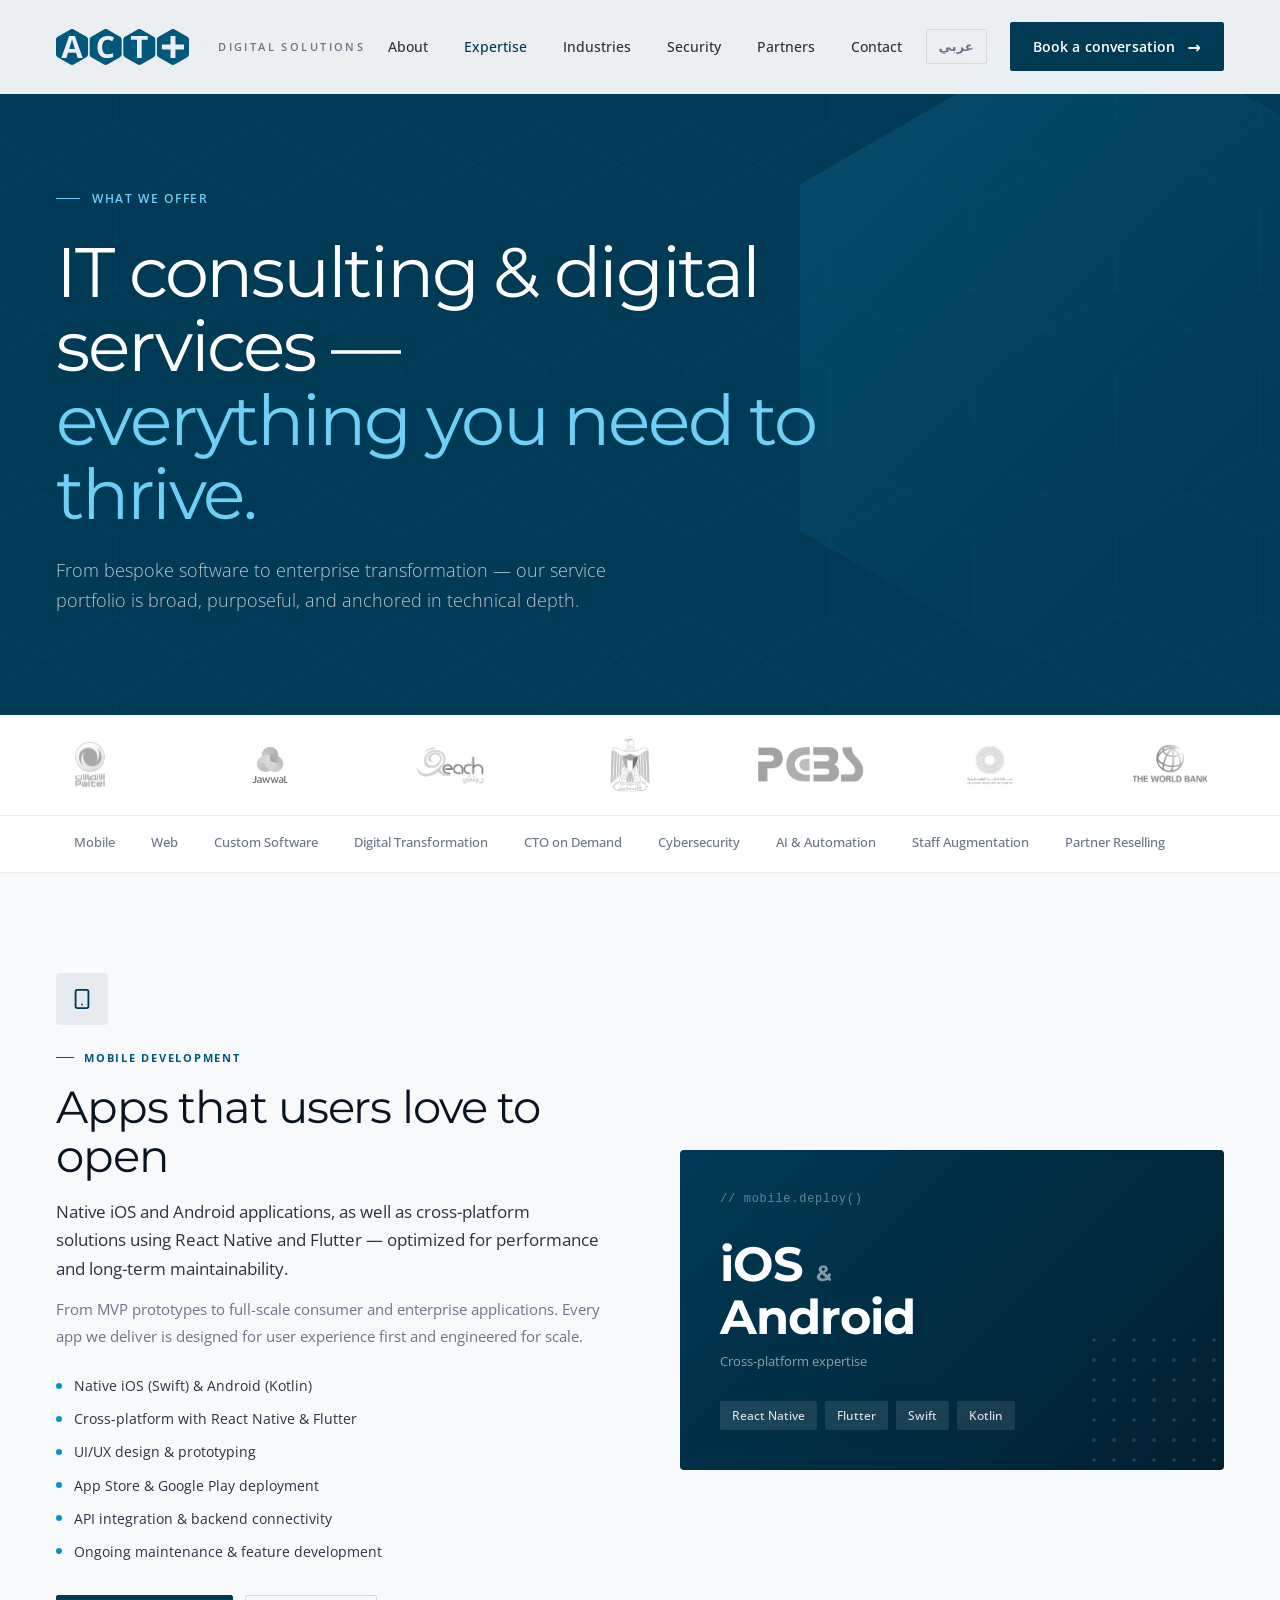
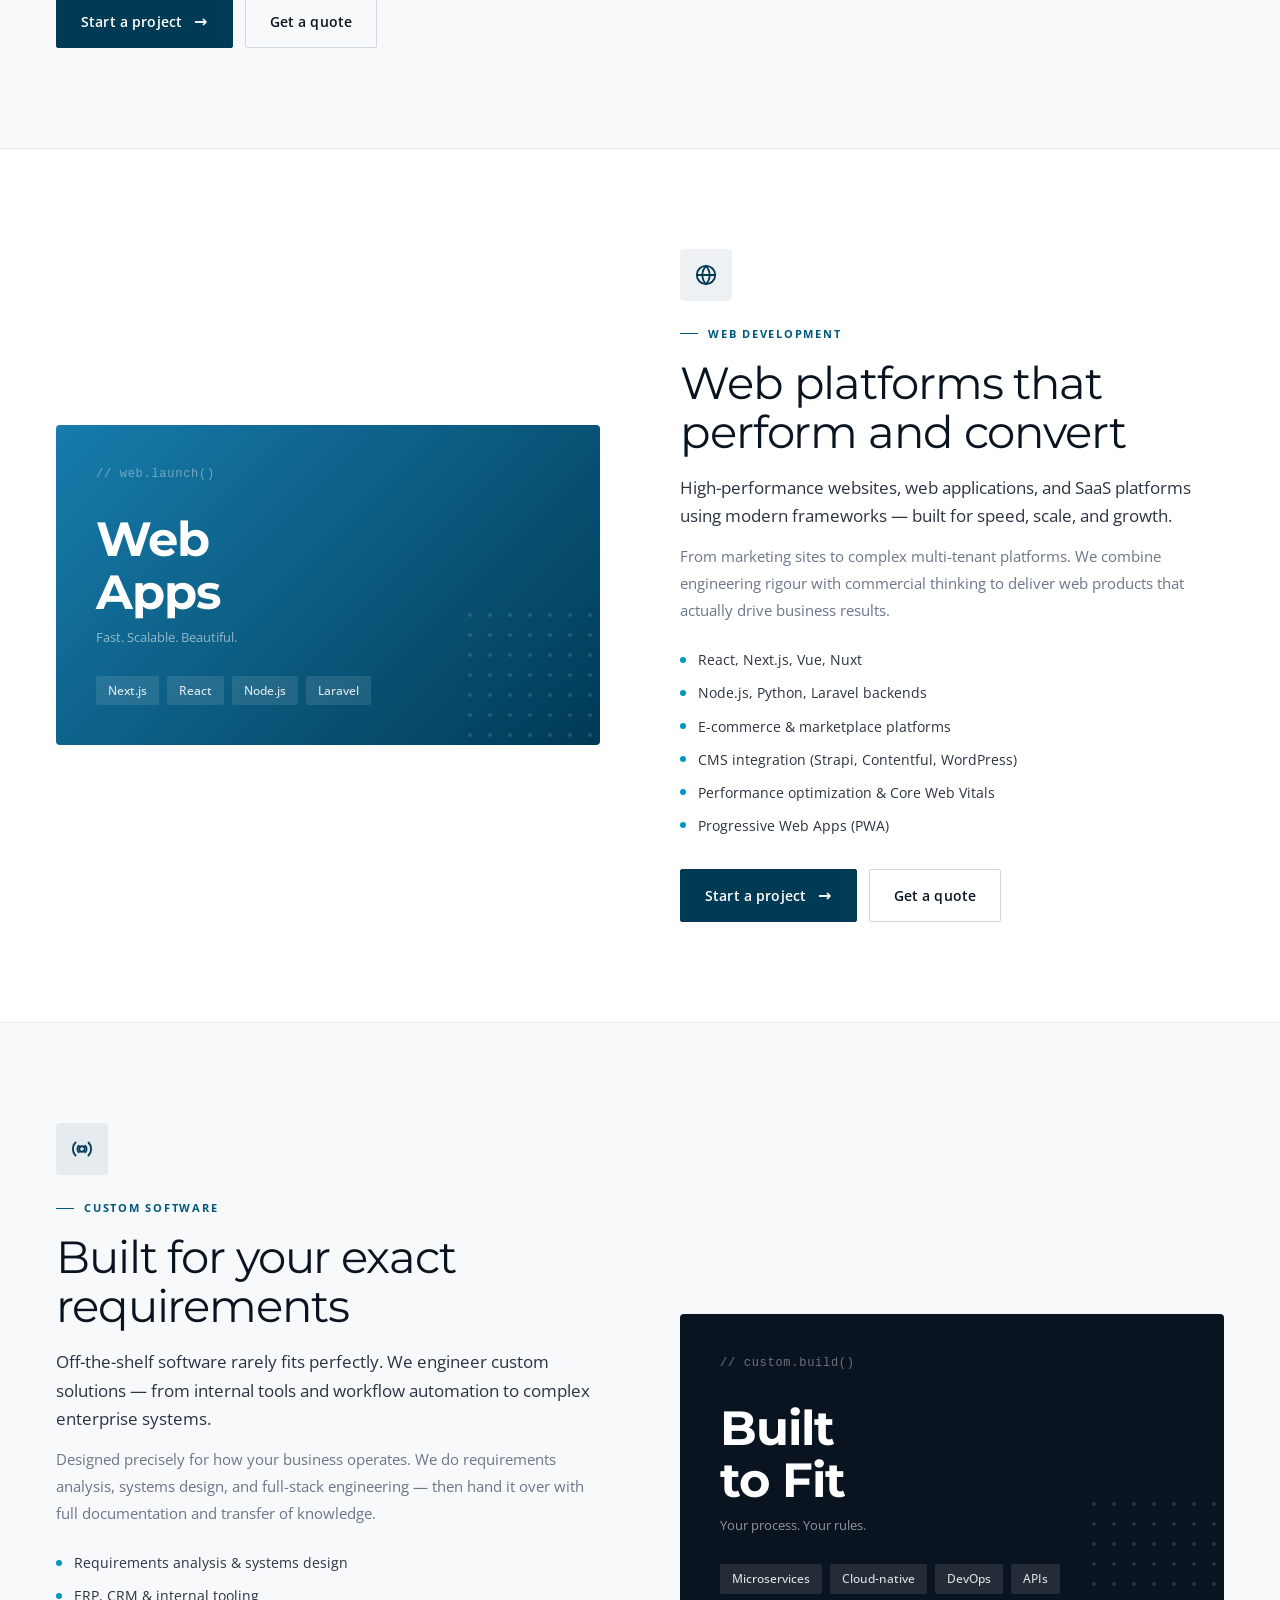
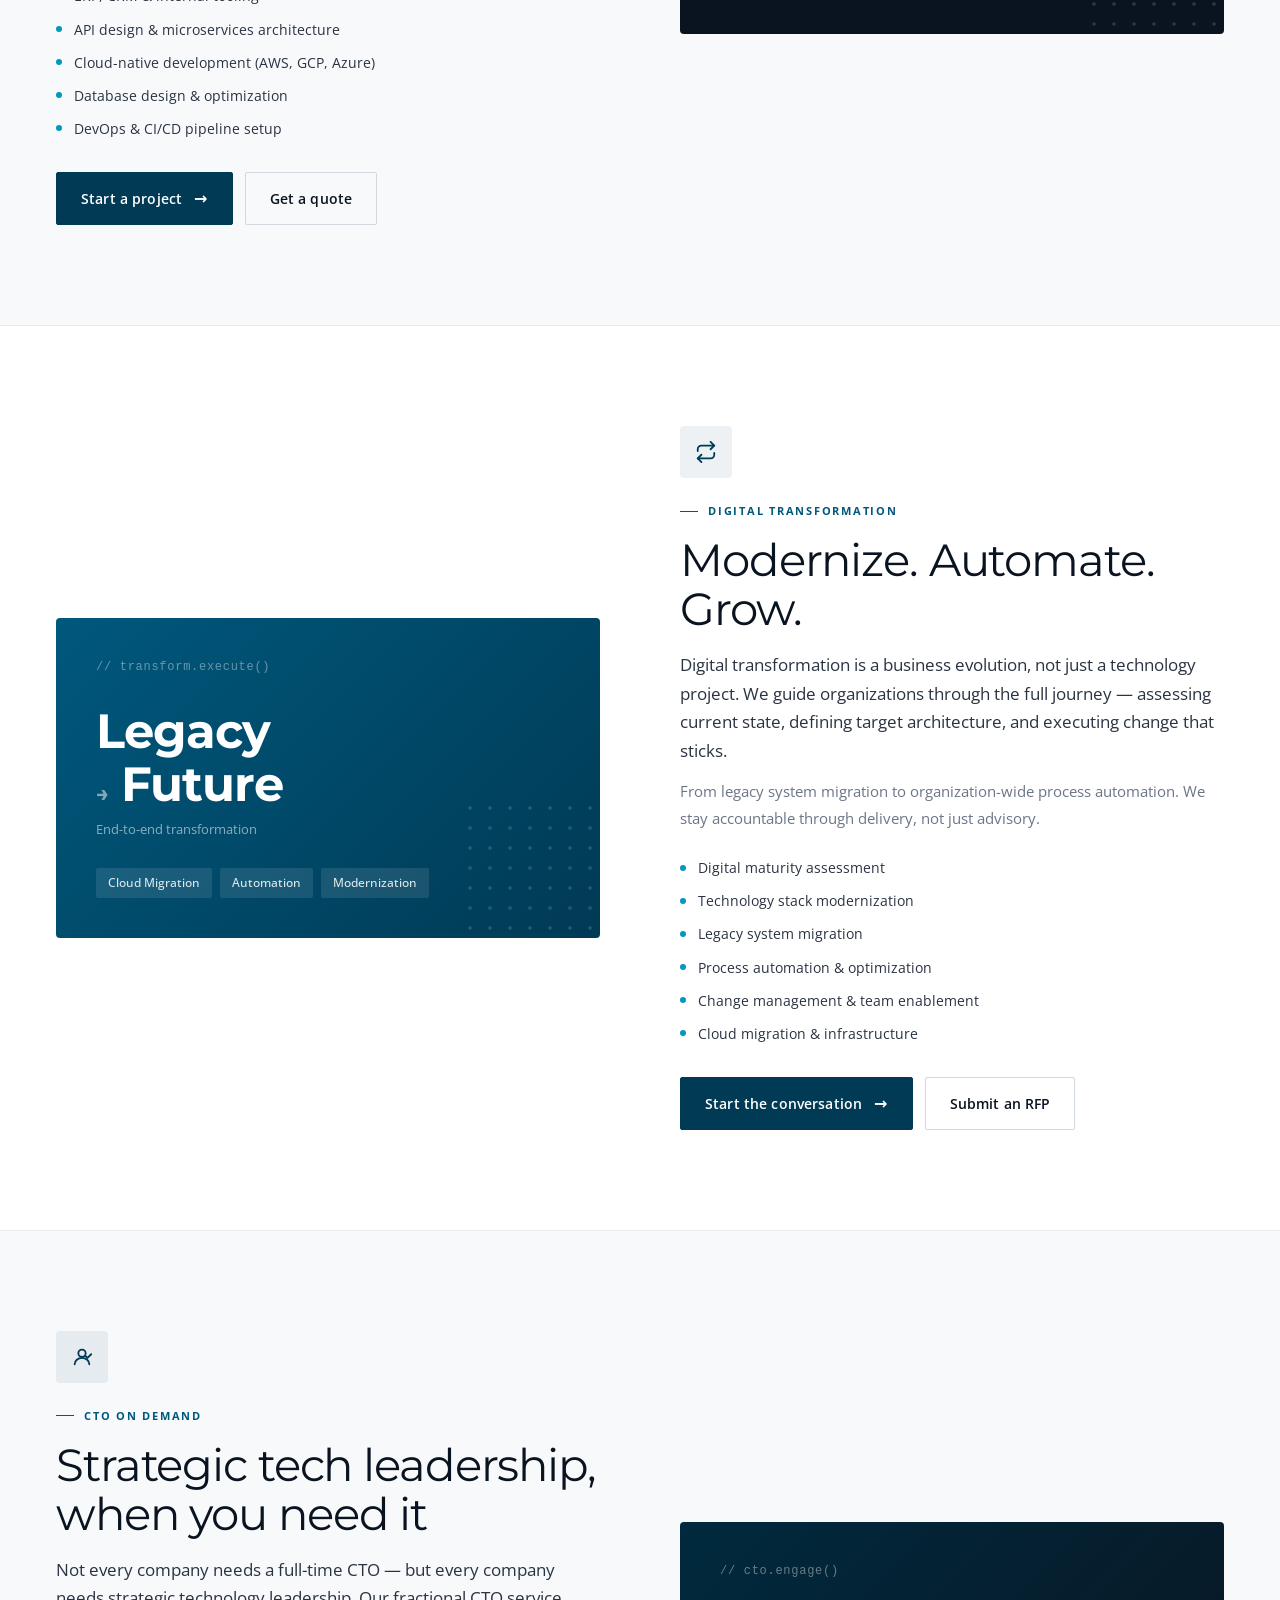
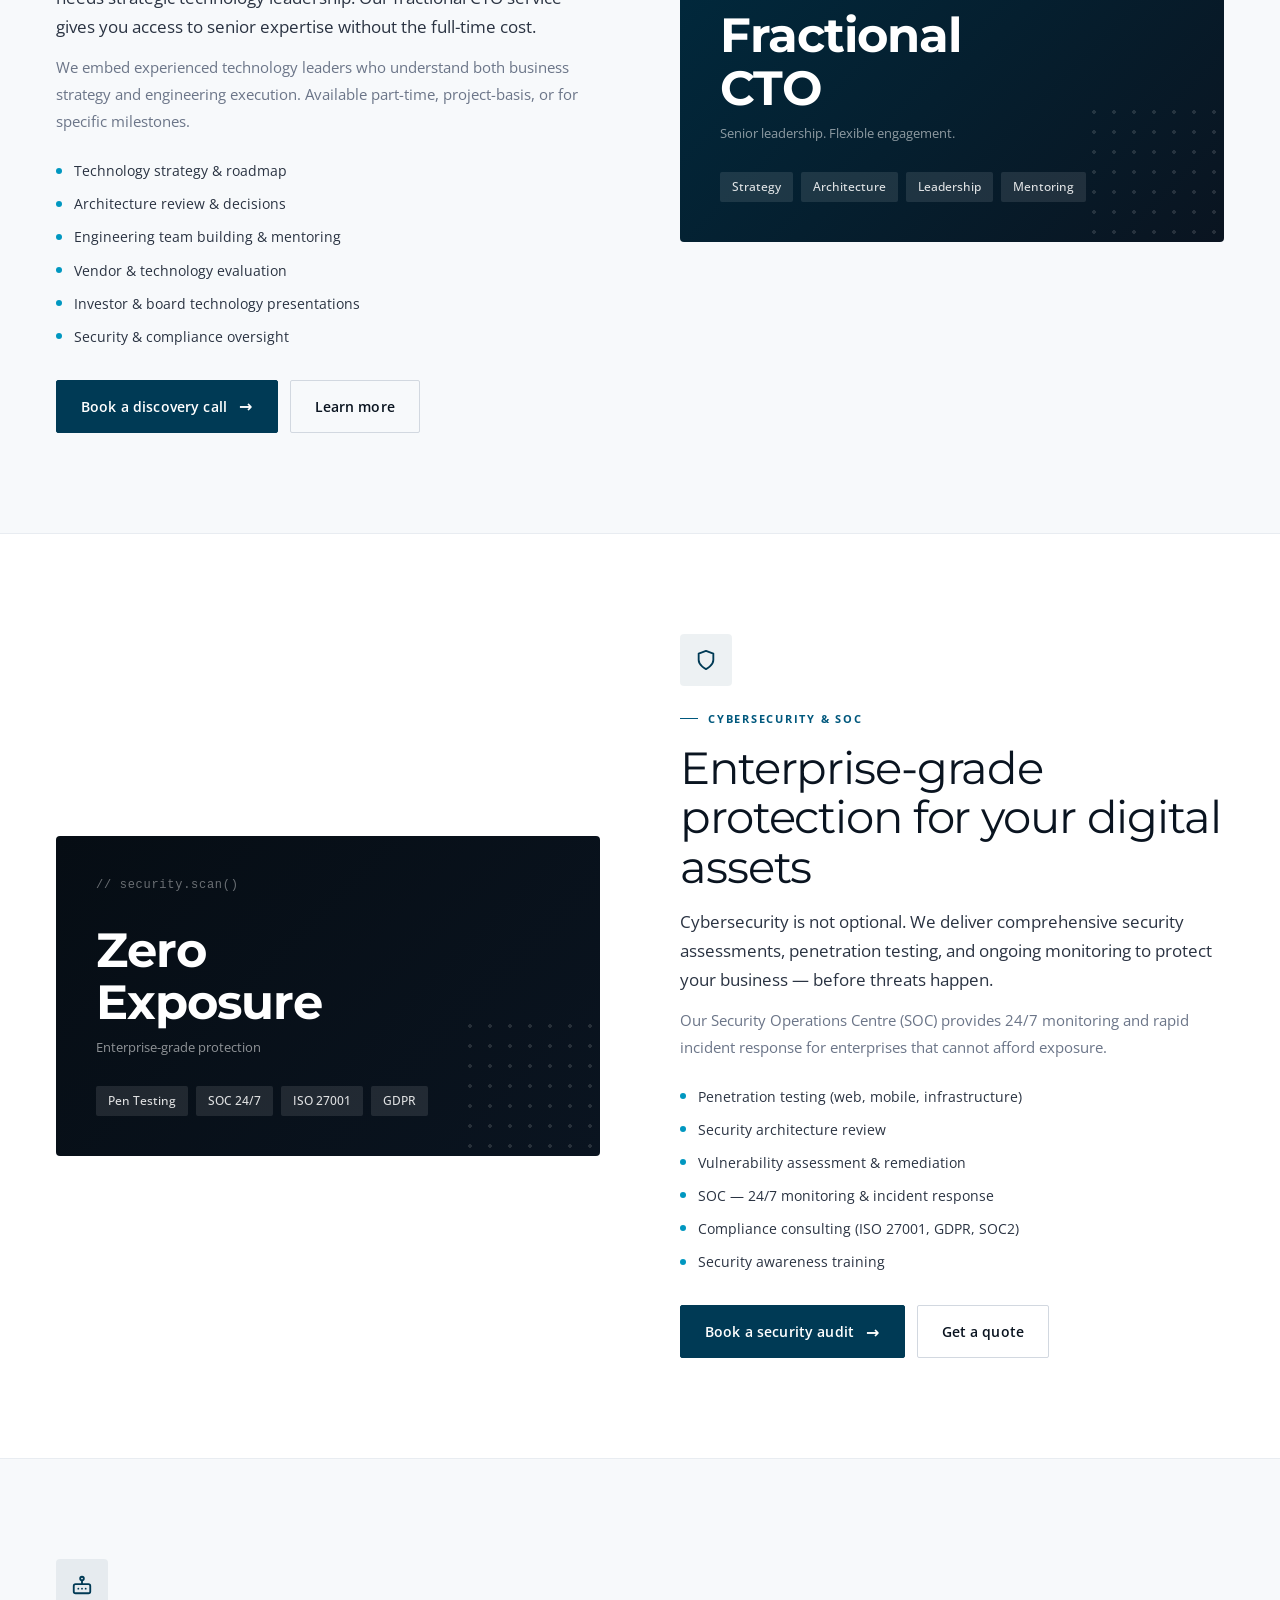
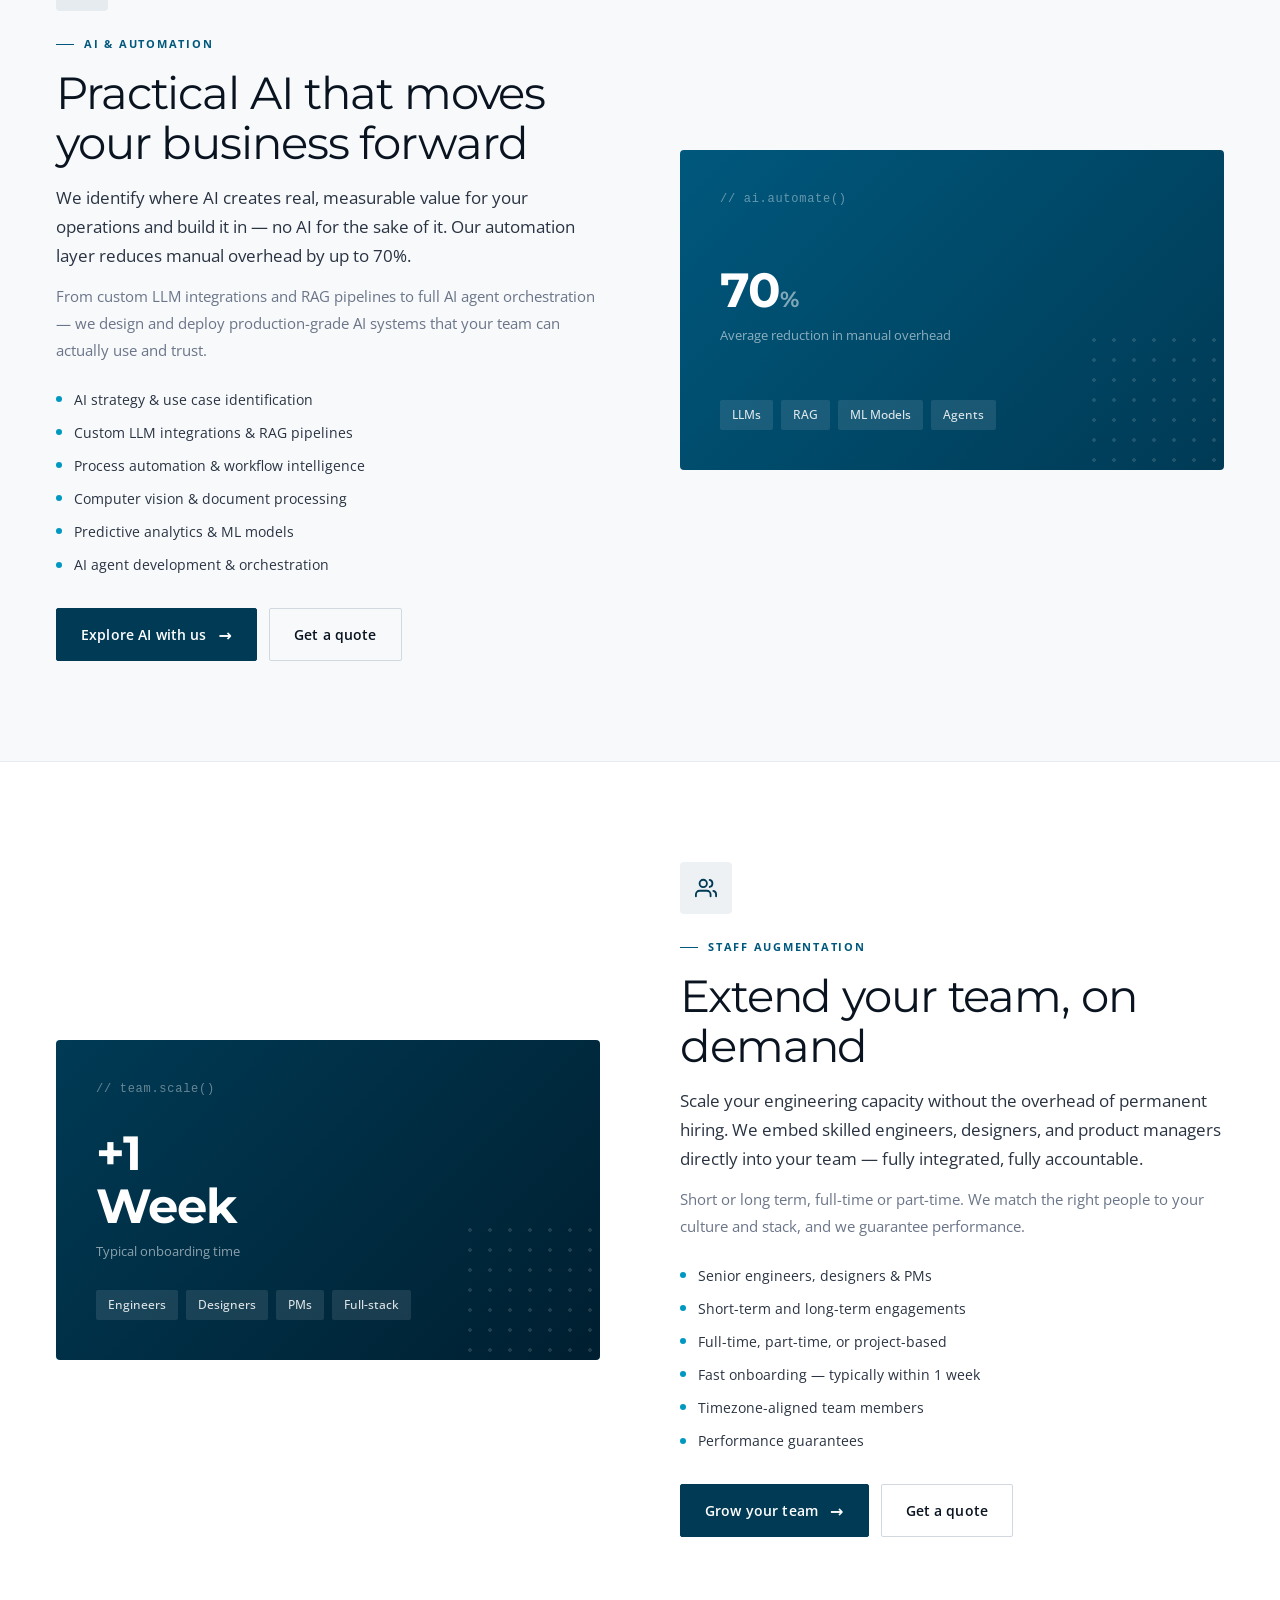
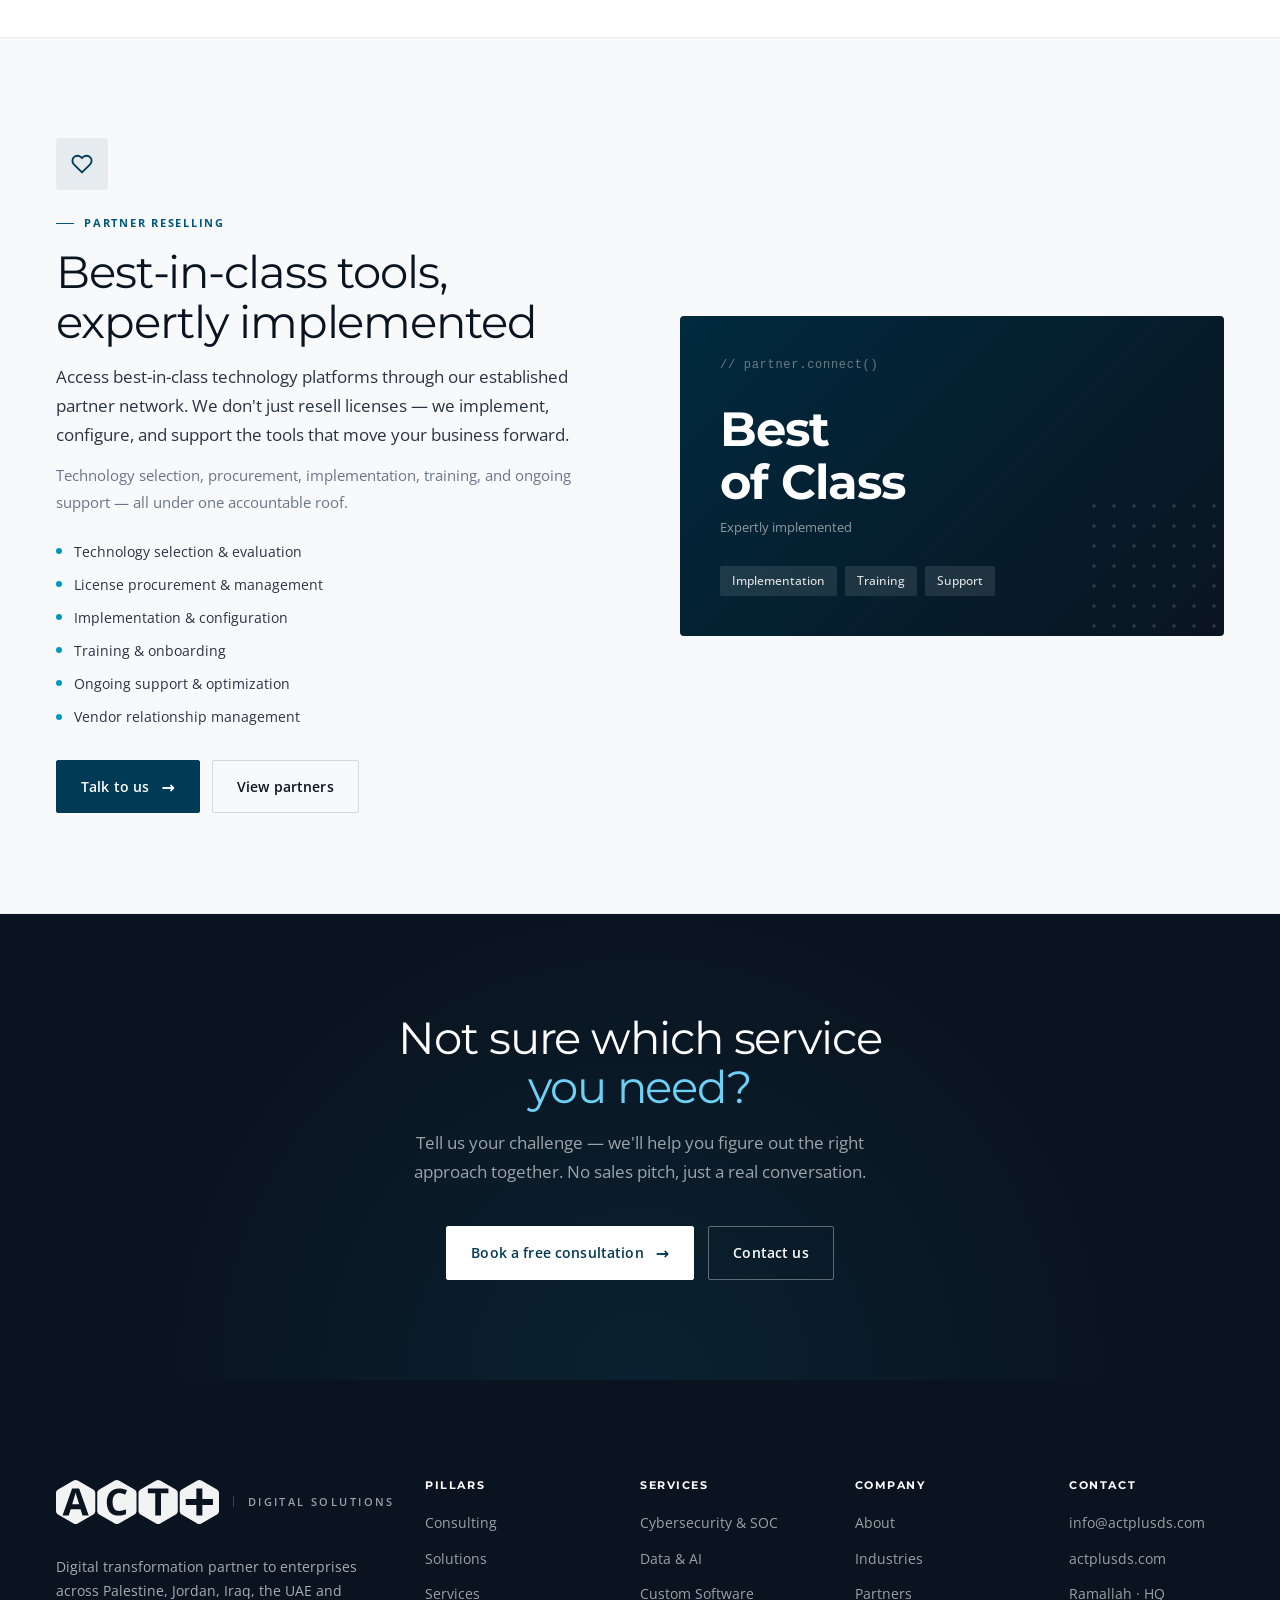
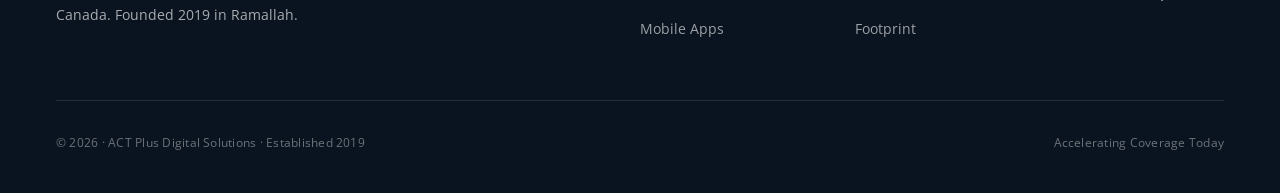
<file: services.html>
<!DOCTYPE html>
<html lang="en">
<head>
<meta charset="UTF-8" />
<meta name="viewport" content="width=device-width, initial-scale=1.0" />
<title>Digital Transformation &amp; IT Consulting Services | Custom Software Development UAE, Saudi Arabia, MENA — ACT Plus</title>
<meta name="description" content="ACT Plus Digital Solutions delivers digital transformation consulting, custom software development, enterprise software solutions, ERP implementation, AI automation, and cybersecurity across UAE, Saudi Arabia, Egypt, Iraq, Jordan and Palestine." />
<meta name="keywords" content="digital transformation consulting MENA, custom software development Ramallah, software development company Palestine, IT consulting company Palestine, SOC as a service MENA, CTO on demand MENA, ERP implementation Middle East, cybersecurity SOC Palestine, AI automation MENA, staff augmentation Palestine, IT outsourcing MENA" />
<meta name="author" content="ACT Plus Digital Solutions" />
<meta name="robots" content="index, follow" />
<link rel="canonical" href="https://actplusds.com/services.html" />
<link rel="alternate" hreflang="en" href="https://actplusds.com/services.html" />

<!-- Open Graph -->
<meta property="og:type" content="website" />
<meta property="og:url" content="https://actplusds.com/services.html" />
<meta property="og:title" content="Digital Transformation &amp; IT Consulting Services — ACT Plus Digital Solutions" />
<meta property="og:description" content="Digital transformation consulting, custom software development, enterprise solutions, AI automation and cybersecurity for businesses across UAE, Saudi Arabia, Egypt, Iraq, Jordan and Palestine." />
<meta property="og:image" content="https://actplusds.com/assets/act-plus-logo.png" />
<meta property="og:site_name" content="ACT Plus Digital Solutions" />
<meta property="og:locale" content="en_US" />

<!-- Twitter/X Card -->
<meta name="twitter:card" content="summary_large_image" />
<meta name="twitter:site" content="@actplusds" />
<meta name="twitter:title" content="Digital Transformation &amp; Software Development Services — ACT Plus" />
<meta name="twitter:description" content="Custom software development, digital transformation consulting, ERP implementation, and AI automation across UAE, Saudi Arabia, Egypt, Iraq and Palestine." />
<meta name="twitter:image" content="https://actplusds.com/assets/act-plus-logo.png" />

<script type="application/ld+json">
{
  "@context": "https://schema.org",
  "@graph": [
    {
      "@type": "WebPage",
      "@id": "https://actplusds.com/services.html#webpage",
      "url": "https://actplusds.com/services.html",
      "name": "Digital Transformation & IT Consulting Services — ACT Plus Digital Solutions",
      "description": "Digital transformation consulting, custom software development, cybersecurity, SOC as a service, CTO on demand and AI automation across MENA.",
      "breadcrumb": {
        "@type": "BreadcrumbList",
        "itemListElement": [
          { "@type": "ListItem", "position": 1, "name": "Home", "item": "https://actplusds.com/" },
          { "@type": "ListItem", "position": 2, "name": "Services", "item": "https://actplusds.com/services.html" }
        ]
      }
    },
    {
      "@type": "Service",
      "name": "Digital Transformation Consulting",
      "provider": { "@type": "Organization", "name": "ACT Plus Digital Solutions", "url": "https://actplusds.com" },
      "description": "End-to-end digital transformation strategy, execution and monitoring for enterprises across the MENA region.",
      "areaServed": ["Palestine", "Jordan", "Iraq", "UAE", "Saudi Arabia", "Egypt"]
    },
    {
      "@type": "Service",
      "name": "Custom Software Development",
      "provider": { "@type": "Organization", "name": "ACT Plus Digital Solutions", "url": "https://actplusds.com" },
      "description": "Bespoke web, mobile and enterprise software development for organisations in Palestine, Jordan, Iraq and the UAE.",
      "areaServed": ["Palestine", "Jordan", "Iraq", "UAE", "Saudi Arabia"]
    },
    {
      "@type": "Service",
      "name": "Cybersecurity & SOC as a Service",
      "provider": { "@type": "Organization", "name": "ACT Plus Digital Solutions", "url": "https://actplusds.com" },
      "description": "Managed Security Operations Center (SOC as a Service) with 24/7 monitoring, incident response and compliance reporting across MENA.",
      "areaServed": ["Palestine", "Jordan", "Iraq", "UAE", "Saudi Arabia"]
    },
    {
      "@type": "Service",
      "name": "CTO on Demand",
      "provider": { "@type": "Organization", "name": "ACT Plus Digital Solutions", "url": "https://actplusds.com" },
      "description": "Fractional CTO and technology leadership services for enterprises and high-growth companies in the MENA region.",
      "areaServed": ["Palestine", "Jordan", "Iraq", "UAE", "Saudi Arabia", "Egypt"]
    },
    {
      "@type": "Service",
      "name": "AI & Intelligent Automation",
      "provider": { "@type": "Organization", "name": "ACT Plus Digital Solutions", "url": "https://actplusds.com" },
      "description": "AI strategy, RPA and intelligent process automation for enterprise clients across the Middle East.",
      "areaServed": ["Palestine", "Jordan", "Iraq", "UAE", "Saudi Arabia"]
    },
    {
      "@type": "Service",
      "name": "Staff Augmentation & IT Outsourcing",
      "provider": { "@type": "Organization", "name": "ACT Plus Digital Solutions", "url": "https://actplusds.com" },
      "description": "On-site, remote and project-based IT staff augmentation and outsourcing for enterprises across MENA.",
      "areaServed": ["Palestine", "Jordan", "Iraq", "UAE", "Saudi Arabia", "Egypt"]
    }
  ]
}
</script>

<link rel="icon" type="image/png" href="assets/mark-navy.png" />
<link rel="preconnect" href="https://fonts.googleapis.com" />
<link rel="preconnect" href="https://fonts.gstatic.com" crossorigin />
<link rel="stylesheet" href="https://fonts.googleapis.com/css2?family=Open+Sans:ital,wght@0,300..700;1,300..700&family=Montserrat:wght@300;400;500;600;700&display=swap" />

<!-- Google tag (gtag.js) -->
<script async src="https://www.googletagmanager.com/gtag/js?id=G-CXV0Z0S9R3"></script>
<script>
  window.dataLayer = window.dataLayer || [];
  function gtag(){dataLayer.push(arguments);}
  gtag('js', new Date());
  gtag('config', 'G-CXV0Z0S9R3');
</script>

<style>
:root {
  --deep-sea:    #003A55;
  --deep-sea-2:  #00587d;
  --majestic:    #177cac;
  --trust:       #0097c0;
  --innovate:    #6fd0f6;
  --midnight:    #0A1420;

  --ink:    #0A1420;
  --ink-2:  #2A3342;
  --ink-3:  #6B7588;
  --ink-4:  #A0A8B5;
  --line:   #E8ECF1;
  --line-2: #D2D8E0;
  --bg:     #FFFFFF;
  --bg-2:   #F7F9FB;

  --font-sans:    'Open Sans', -apple-system, system-ui, sans-serif;
  --font-display: 'Montserrat', 'Open Sans', sans-serif;

  --max-w: 1360px;
  --gutter: 56px;
  --ease: cubic-bezier(0.22, 1, 0.36, 1);
}

* { box-sizing: border-box; margin: 0; padding: 0; }
html { scroll-behavior: smooth; }
body {
  background: var(--bg); color: var(--ink);
  font-family: var(--font-sans); font-size: 16px; line-height: 1.65;
  -webkit-font-smoothing: antialiased; -moz-osx-font-smoothing: grayscale;
  overflow-x: hidden; font-weight: 400;
}
a { color: inherit; text-decoration: none; }
img { display: block; max-width: 100%; }
button { font: inherit; color: inherit; background: none; border: 0; cursor: pointer; }
::selection { background: var(--deep-sea); color: #fff; }

h1, h2, h3, h4, h5 {
  font-family: var(--font-display); color: var(--ink);
  letter-spacing: -0.02em; line-height: 1.08; font-weight: 500;
}
h1 { font-size: clamp(44px, 5.5vw, 80px); font-weight: 400; letter-spacing: -0.03em; line-height: 1.05; }
h2 { font-size: clamp(32px, 3.5vw, 52px); font-weight: 400; letter-spacing: -0.025em; line-height: 1.1; }
h3 { font-size: clamp(20px, 2vw, 28px); font-weight: 600; letter-spacing: -0.015em; }
h4 { font-size: 17px; font-weight: 600; }
p { color: var(--ink-2); }

.eyebrow {
  font-size: 12px; font-weight: 600; letter-spacing: 0.14em;
  text-transform: uppercase; color: var(--deep-sea);
  display: inline-flex; align-items: center; gap: 12px;
}
.eyebrow::before { content: ''; width: 24px; height: 1px; background: var(--deep-sea); }

section { padding: 100px var(--gutter); }
.container { max-width: var(--max-w); margin: 0 auto; }

/* ===== BUTTONS ===== */
.btn {
  display: inline-flex; align-items: center; gap: 12px;
  padding: 14px 24px; font-size: 14px; font-weight: 600;
  background: var(--deep-sea); color: #fff;
  border: 1px solid var(--deep-sea);
  letter-spacing: 0.01em; white-space: nowrap; flex-shrink: 0;
  transition: all 280ms var(--ease); border-radius: 2px;
}
.btn:hover { background: var(--midnight); border-color: var(--midnight); }
.btn .ar { transition: transform 240ms var(--ease); font-size: 16px; line-height: 0; }
.btn:hover .ar { transform: translateX(4px); }
.lang-toggle {
  font-size: 13px; font-weight: 600; color: var(--ink-3);
  border: 1px solid var(--line-2); padding: 6px 12px; border-radius: 2px;
  transition: all 200ms; white-space: nowrap; flex-shrink: 0;
}
.lang-toggle:hover { color: var(--deep-sea); border-color: var(--deep-sea); }

.btn-ghost { background: transparent; color: var(--ink); border-color: var(--line-2); }
.btn-ghost:hover { background: var(--ink); color: #fff; border-color: var(--ink); }

.btn-light { background: transparent; color: #fff; border-color: rgba(255,255,255,0.35); }
.btn-light:hover { background: #fff; color: var(--deep-sea); border-color: #fff; }

/* ===== LOGO ===== */
.logo { display: inline-flex; align-items: center; gap: 14px; text-decoration: none; }
.logo-full { height: 36px; width: auto; display: block; }
.logo-wordmark {
  font-family: 'Open Sans', sans-serif; font-size: 11px; font-weight: 600;
  letter-spacing: 0.22em; text-transform: uppercase; color: var(--ink-3);
  padding-left: 14px; border-left: 1px solid var(--line); line-height: 1; white-space: nowrap;
}
.logo-full--footer { height: 44px; filter: brightness(0) invert(1); opacity: 0.95; }
.logo-wordmark--footer { color: rgba(255,255,255,0.6); border-left-color: rgba(255,255,255,0.2); }

/* ===== NAV ===== */
.nav {
  position: fixed; top: 0; inset-inline: 0; z-index: 100;
  padding: 22px var(--gutter);
  display: flex; align-items: center; justify-content: space-between;
  background: rgba(255,255,255,0.92);
  backdrop-filter: blur(14px) saturate(1.2);
  border-bottom: 1px solid transparent;
  transition: all 300ms var(--ease);
}
.nav.scrolled { border-bottom-color: var(--line); background: rgba(255,255,255,0.97); }
.nav-links { display: flex; align-items: center; gap: 36px; }
.nav-links a { font-size: 14px; color: var(--ink-2); font-weight: 500; padding: 4px 0; transition: color 200ms; }
.nav-links a:hover, .nav-links a.active { color: var(--deep-sea); }

/* ===== HERO ===== */
.page-hero {
  min-height: 52vh; padding: 180px var(--gutter) 100px;
  background: var(--deep-sea); color: #fff;
  position: relative; overflow: hidden;
  display: flex; flex-direction: column; justify-content: flex-end;
}
.page-hero-bg { position: absolute; inset: 0; pointer-events: none; }
.page-hero-bg svg { width: 100%; height: 100%; }
.page-hero-hex {
  position: absolute; right: -120px; top: 50%; transform: translateY(-50%);
  width: 600px; height: 693px;
  clip-path: polygon(50% 0%, 100% 25%, 100% 75%, 50% 100%, 0% 75%, 0% 25%);
  background: linear-gradient(135deg, rgba(23,124,172,0.3), rgba(0,88,125,0) 70%);
}
.hero-content { max-width: var(--max-w); margin: 0 auto; width: 100%; position: relative; z-index: 2; }
.page-hero .eyebrow { color: var(--innovate); margin-bottom: 28px; }
.page-hero .eyebrow::before { background: var(--innovate); }
.page-hero h1 { color: #fff; max-width: 820px; }
.page-hero h1 em { font-style: normal; color: var(--innovate); }
.page-hero .sub { margin-top: 24px; font-size: 18px; line-height: 1.65; color: rgba(255,255,255,0.72); max-width: 560px; font-weight: 300; }

/* ===== PROOF STRIP ===== */
.proof { background: var(--bg); border-bottom: 1px solid var(--line); overflow: hidden; }
.proof-scroll-wrap { overflow: hidden; position: relative; }
.proof-scroll-wrap::before,
.proof-scroll-wrap::after {
  content: ''; position: absolute; top: 0; bottom: 0; width: 80px; z-index: 2; pointer-events: none;
}
.proof-scroll-wrap::before { left: 0; background: linear-gradient(to right, var(--bg), transparent); }
.proof-scroll-wrap::after { right: 0; background: linear-gradient(to left, var(--bg), transparent); }
.proof-track { display: flex; width: max-content; animation: proofScroll 30s linear infinite; }
.proof-track:hover { animation-play-state: paused; }
.proof-logo { height: 100px; width: 180px; flex-shrink: 0; display: flex; align-items: center; justify-content: center; padding: 20px 24px; }
.proof-logo img { max-height: 56px; max-width: 130px; width: auto; object-fit: contain; filter: grayscale(1) opacity(0.55); transition: filter 300ms; }
.proof-logo:hover img { filter: grayscale(0) opacity(1); }
@keyframes proofScroll { 0% { transform: translateX(0); } 100% { transform: translateX(-50%); } }

/* ===== SERVICES NAV ===== */
.svc-nav {
  background: var(--bg); border-bottom: 1px solid var(--line);
  position: sticky; top: 80px; z-index: 50;
}
.svc-nav-inner {
  max-width: var(--max-w); margin: 0 auto; padding: 0 var(--gutter);
  display: flex; overflow-x: auto; scrollbar-width: none; gap: 0;
}
.svc-nav-inner::-webkit-scrollbar { display: none; }
.svc-nav-inner a {
  flex-shrink: 0; font-size: 13px; font-weight: 500; color: var(--ink-3);
  padding: 16px 18px; border-bottom: 2px solid transparent;
  transition: all 200ms; white-space: nowrap;
}
.svc-nav-inner a:hover { color: var(--ink); border-bottom-color: var(--deep-sea); }

/* ===== SERVICE SECTION ===== */
.svc-section { padding: 100px var(--gutter); border-bottom: 1px solid var(--line); }
.svc-section:nth-child(even) { background: var(--bg-2); }
.svc-layout { display: grid; grid-template-columns: 1fr 1fr; gap: 80px; align-items: center; }
.svc-layout.flip { direction: rtl; }
.svc-layout.flip > * { direction: ltr; }

.section-tag {
  font-size: 11px; font-weight: 700; letter-spacing: 0.16em; text-transform: uppercase;
  color: var(--deep-sea-2); margin-bottom: 16px; display: flex; align-items: center; gap: 10px;
}
.section-tag::before { content: ''; width: 18px; height: 1px; background: var(--deep-sea-2); }

.svc-icon {
  width: 52px; height: 52px; border-radius: 4px;
  background: rgba(0,58,85,0.07); display: flex; align-items: center; justify-content: center;
  margin-bottom: 24px;
}
.svc-content h2 { margin-bottom: 16px; }
.svc-content .intro { font-size: 17px; line-height: 1.7; color: var(--ink-2); margin-bottom: 12px; font-weight: 400; }
.svc-content p { font-size: 15px; color: var(--ink-3); line-height: 1.8; margin-bottom: 12px; }
.svc-features { display: flex; flex-direction: column; gap: 10px; margin-top: 24px; }
.svc-feature { display: flex; align-items: center; gap: 12px; font-size: 14px; color: var(--ink-2); }
.svc-feature::before { content: ''; width: 6px; height: 6px; border-radius: 50%; background: var(--trust); flex-shrink: 0; }
.svc-ctas { display: flex; gap: 12px; margin-top: 32px; flex-wrap: wrap; }

/* Service visual card */
.svc-visual {
  border-radius: 4px; padding: 40px; min-height: 320px;
  display: flex; flex-direction: column; justify-content: space-between;
  position: relative; overflow: hidden;
}
.svc-visual .v-label {
  font-family: 'Courier New', monospace; font-size: 12px;
  color: rgba(255,255,255,0.4); letter-spacing: 0.06em; margin-bottom: 24px;
}
.svc-visual .v-stat {
  font-family: var(--font-display); font-size: 3rem; font-weight: 700;
  color: #fff; line-height: 1.1; letter-spacing: -0.02em;
}
.svc-visual .v-stat span { font-size: 1.4rem; opacity: 0.5; }
.svc-visual .v-sub { font-size: 13px; color: rgba(255,255,255,0.55); margin-top: 8px; }
.svc-tags { display: flex; flex-wrap: wrap; gap: 8px; margin-top: 24px; }
.svc-tag {
  background: rgba(255,255,255,0.1); color: rgba(255,255,255,0.85);
  font-size: 12px; font-weight: 500; padding: 5px 12px; border-radius: 2px;
}
.svc-visual .v-dots {
  position: absolute; bottom: -20px; right: -20px; width: 160px; height: 160px;
  background-image: radial-gradient(circle, rgba(255,255,255,0.12) 2px, transparent 2px);
  background-size: 20px 20px; pointer-events: none;
}

/* Visual colour variants */
.v-navy { background: var(--midnight); }
.v-ocean { background: linear-gradient(135deg, var(--deep-sea), #001f30); }
.v-mid { background: linear-gradient(135deg, #002a3e, var(--midnight)); }
.v-bright { background: linear-gradient(135deg, var(--deep-sea-2), var(--deep-sea)); }
.v-majestic { background: linear-gradient(135deg, var(--majestic), var(--deep-sea)); }

/* ===== CTA BAND ===== */
.cta-band {
  background: var(--midnight); padding: 100px var(--gutter); text-align: center;
  position: relative; overflow: hidden;
}
.cta-band::before {
  content: ''; position: absolute; inset: 0;
  background: radial-gradient(circle at 50% 100%, rgba(0,151,192,0.1) 0%, transparent 60%);
  pointer-events: none;
}
.cta-band-inner { position: relative; z-index: 1; }
.cta-band h2 { color: #fff; margin-bottom: 16px; }
.cta-band h2 em { font-style: normal; color: var(--innovate); }
.cta-band p { color: rgba(255,255,255,0.6); font-size: 17px; max-width: 500px; margin: 0 auto 40px; line-height: 1.7; }
.cta-btns { display: flex; gap: 14px; justify-content: center; flex-wrap: wrap; }

/* ===== FOOTER ===== */
.footer { background: var(--midnight); color: rgba(255,255,255,0.7); padding: 100px var(--gutter) 40px; }
.footer-grid { max-width: var(--max-w); margin: 0 auto; display: grid; grid-template-columns: 2fr 1fr 1fr 1fr 1fr; gap: 60px; padding-bottom: 60px; border-bottom: 1px solid rgba(255,255,255,0.1); }
.footer h5 { font-size: 11px; font-weight: 700; letter-spacing: 0.14em; text-transform: uppercase; color: #fff; margin-bottom: 20px; }
.footer ul { list-style: none; display: flex; flex-direction: column; gap: 12px; }
.footer ul a, .footer ul li { font-size: 14px; color: rgba(255,255,255,0.6); }
.footer ul a:hover { color: var(--innovate); }
.footer-brand p { font-size: 14px; margin-top: 24px; max-width: 340px; line-height: 1.7; color: rgba(255,255,255,0.65); }
.footer-bottom { max-width: var(--max-w); margin: 32px auto 0; display: flex; justify-content: space-between; align-items: center; font-size: 12px; color: rgba(255,255,255,0.4); letter-spacing: 0.02em; }

/* ===== RESPONSIVE ===== */
@media (max-width: 1100px) { .footer-grid { grid-template-columns: 2fr 1fr 1fr; } }
/* MOBILE NAV */
.hamburger { display: none; flex-direction: column; gap: 5px; cursor: pointer; padding: 8px; border: none; background: none; margin-left: auto; }
.hamburger span { display: block; width: 22px; height: 2px; background: var(--ink); border-radius: 1px; transition: transform 250ms, opacity 250ms; }
.hamburger.open span:nth-child(1) { transform: translateY(7px) rotate(45deg); }
.hamburger.open span:nth-child(2) { opacity: 0; }
.hamburger.open span:nth-child(3) { transform: translateY(-7px) rotate(-45deg); }
.mobile-menu { display: none; position: fixed; inset: 0; z-index: 99; background: #fff; flex-direction: column; padding: 88px 28px 40px; overflow-y: auto; }
.mobile-menu.open { display: flex; }
.mobile-menu .mm-link { font-family: var(--font-display); font-size: 20px; font-weight: 600; color: var(--ink); padding: 18px 0; border-bottom: 1px solid var(--line); display: block; text-decoration: none; }
.mobile-menu .mm-footer { margin-top: 32px; display: flex; flex-direction: column; gap: 14px; }
@media (max-width: 880px) {
  :root { --gutter: 24px; }
  section, .svc-section, .cta-band { padding: 72px 24px; }
  .svc-layout, .svc-layout.flip { grid-template-columns: 1fr; direction: ltr; gap: 40px; }
  .svc-visual { min-height: 200px; }
  .nav-links { display: none; }
  .nav .lang-toggle { display: none; }
  .nav .btn { display: none; }
  .hamburger { display: flex; }
  .footer-grid { grid-template-columns: 1fr 1fr; }
}
</style>
</head>
<body>

<!-- NAV -->
<nav class="nav" id="nav">
  <a href="index.html" class="logo" aria-label="ACT Plus Digital Solutions">
    <img src="assets/act-logo-dark.svg" alt="ACT Plus" class="logo-full" />
    <span class="logo-wordmark">Digital Solutions</span>
  </a>
  <div class="nav-links">
    <a href="index.html#intro">About</a>
    <a href="services.html" class="active">Expertise</a>
    <a href="index.html#industries">Industries</a>
    <a href="index.html#soc">Security</a>
    <a href="partners.html">Partners</a>
    <a href="contact.html">Contact</a>
  </div>
  <a href="ar/services.html" class="lang-toggle">عربي</a>
  <a href="contact.html" class="btn" style="padding:12px 22px;"><span>Book a conversation</span><span class="ar">→</span></a>
  <button class="hamburger" id="hamburger" aria-label="Open menu" aria-expanded="false"><span></span><span></span><span></span></button>
</nav>
<div class="mobile-menu" id="mobile-menu">
  <a href="index.html#intro" class="mm-link">About</a>
  <a href="services.html" class="mm-link">Expertise</a>
  <a href="index.html#industries" class="mm-link">Industries</a>
  <a href="index.html#soc" class="mm-link">Security</a>
  <a href="partners.html" class="mm-link">Partners</a>
  <a href="contact.html" class="mm-link">Contact</a>
  <div class="mm-footer">
    <a href="ar/services.html" class="lang-toggle">عربي</a>
    <a href="contact.html" class="btn"><span>Book a conversation</span><span class="ar">→</span></a>
  </div>
</div>

<!-- HERO -->
<section class="page-hero">
  <div class="page-hero-bg">
    <svg viewBox="0 0 1600 600" preserveAspectRatio="xMidYMid slice" width="100%" height="100%">
      <defs>
        <pattern id="hg" x="0" y="0" width="120" height="138" patternUnits="userSpaceOnUse">
          <polygon points="60,0 120,34.5 120,103.5 60,138 0,103.5 0,34.5" fill="none" stroke="rgba(111,208,246,0.06)" stroke-width="0.6"/>
        </pattern>
      </defs>
      <rect width="1600" height="600" fill="url(#hg)"/>
    </svg>
  </div>
  <div class="page-hero-hex"></div>
  <div class="hero-content">
    <div class="eyebrow">What We Offer</div>
    <h1>IT consulting &amp; digital services —<br><em>everything you need to thrive.</em></h1>
    <p class="sub">From bespoke software to enterprise transformation — our service portfolio is broad, purposeful, and anchored in technical depth.</p>
  </div>
</section>

<!-- PROOF STRIP -->
<div class="proof">
  <div class="proof-scroll-wrap">
    <div class="proof-track">
      <div class="proof-logo"><img src="assets/clients/1%20Paltel.svg" alt="Paltel" loading="lazy"></div>
      <div class="proof-logo"><img src="assets/clients/2%20Jawwal.svg" alt="Jawwal" loading="lazy"></div>
      <div class="proof-logo"><img src="assets/clients/3%20Reach.svg" alt="Reach" loading="lazy"></div>
      <div class="proof-logo"><img src="assets/clients/4%20Palestinian%20Authority.svg" alt="Palestinian Authority" loading="lazy"></div>
      <div class="proof-logo"><img src="assets/clients/5%20PCBS.svg" alt="PCBS" loading="lazy"></div>
      <div class="proof-logo"><img src="assets/clients/PMA%20Final%20.jpg" alt="PMA" loading="lazy"></div>
      <div class="proof-logo"><img src="assets/clients/8%20World%20Bank.svg" alt="World Bank" loading="lazy"></div>
      <div class="proof-logo"><img src="assets/clients/9%20Bank%20of%20Palestine.svg" alt="Bank of Palestine" loading="lazy"></div>
      <div class="proof-logo"><img src="assets/clients/12%20AlQuds%20Pharma.svg" alt="AlQuds Pharma" loading="lazy"></div>
      <div class="proof-logo"><img src="assets/clients/13%20GIZ.svg" alt="GIZ" loading="lazy"></div>
      <div class="proof-logo"><img src="assets/clients/14%20Munib%20%26%20Angela%20Masri%20Logo.svg" alt="Munib &amp; Angela Masri" loading="lazy"></div>
      <div class="proof-logo"><img src="assets/clients/15%20Upliftt.svg" alt="Upliftt" loading="lazy"></div>
      <div class="proof-logo"><img src="assets/clients/16.%20BK%20Plus%20Europe.png" alt="BK Plus Europe" loading="lazy"></div>
      <div class="proof-logo"><img src="assets/clients/1%20Paltel.svg" alt="Paltel" loading="lazy"></div>
      <div class="proof-logo"><img src="assets/clients/2%20Jawwal.svg" alt="Jawwal" loading="lazy"></div>
      <div class="proof-logo"><img src="assets/clients/3%20Reach.svg" alt="Reach" loading="lazy"></div>
      <div class="proof-logo"><img src="assets/clients/4%20Palestinian%20Authority.svg" alt="Palestinian Authority" loading="lazy"></div>
      <div class="proof-logo"><img src="assets/clients/5%20PCBS.svg" alt="PCBS" loading="lazy"></div>
      <div class="proof-logo"><img src="assets/clients/PMA%20Final%20.jpg" alt="PMA" loading="lazy"></div>
      <div class="proof-logo"><img src="assets/clients/8%20World%20Bank.svg" alt="World Bank" loading="lazy"></div>
      <div class="proof-logo"><img src="assets/clients/9%20Bank%20of%20Palestine.svg" alt="Bank of Palestine" loading="lazy"></div>
      <div class="proof-logo"><img src="assets/clients/12%20AlQuds%20Pharma.svg" alt="AlQuds Pharma" loading="lazy"></div>
      <div class="proof-logo"><img src="assets/clients/13%20GIZ.svg" alt="GIZ" loading="lazy"></div>
      <div class="proof-logo"><img src="assets/clients/14%20Munib%20%26%20Angela%20Masri%20Logo.svg" alt="Munib &amp; Angela Masri" loading="lazy"></div>
      <div class="proof-logo"><img src="assets/clients/15%20Upliftt.svg" alt="Upliftt" loading="lazy"></div>
      <div class="proof-logo"><img src="assets/clients/16.%20BK%20Plus%20Europe.png" alt="BK Plus Europe" loading="lazy"></div>
    </div>
  </div>
</div>

<!-- STICKY SERVICE NAV -->
<nav class="svc-nav" aria-label="Service sections">
  <div class="svc-nav-inner">
    <a href="#mobile">Mobile</a>
    <a href="#web">Web</a>
    <a href="#custom">Custom Software</a>
    <a href="#digital">Digital Transformation</a>
    <a href="#cto">CTO on Demand</a>
    <a href="#security">Cybersecurity</a>
    <a href="#ai">AI &amp; Automation</a>
    <a href="#staff">Staff Augmentation</a>
    <a href="#partner">Partner Reselling</a>
  </div>
</nav>

<!-- MOBILE -->
<section class="svc-section" id="mobile">
  <div class="container">
    <div class="svc-layout">
      <div class="svc-content">
        <div class="svc-icon"><svg width="22" height="22" viewBox="0 0 24 24" fill="none" stroke="var(--deep-sea)" stroke-width="2" stroke-linecap="round" stroke-linejoin="round"><rect x="5" y="2" width="14" height="20" rx="2"/><line x1="12" y1="18" x2="12" y2="18"/></svg></div>
        <div class="section-tag">Mobile Development</div>
        <h2>Apps that users love to open</h2>
        <p class="intro">Native iOS and Android applications, as well as cross-platform solutions using React Native and Flutter — optimized for performance and long-term maintainability.</p>
        <p>From MVP prototypes to full-scale consumer and enterprise applications. Every app we deliver is designed for user experience first and engineered for scale.</p>
        <div class="svc-features">
          <div class="svc-feature">Native iOS (Swift) &amp; Android (Kotlin)</div>
          <div class="svc-feature">Cross-platform with React Native &amp; Flutter</div>
          <div class="svc-feature">UI/UX design &amp; prototyping</div>
          <div class="svc-feature">App Store &amp; Google Play deployment</div>
          <div class="svc-feature">API integration &amp; backend connectivity</div>
          <div class="svc-feature">Ongoing maintenance &amp; feature development</div>
        </div>
        <div class="svc-ctas">
          <a href="contact.html#book" class="btn"><span>Start a project</span><span class="ar">→</span></a>
          <a href="contact.html#rfp" class="btn btn-ghost"><span>Get a quote</span></a>
        </div>
      </div>
      <div class="svc-visual v-ocean">
        <div class="v-label">// mobile.deploy()</div>
        <div><div class="v-stat">iOS <span>&amp;</span><br/>Android</div><div class="v-sub">Cross-platform expertise</div></div>
        <div class="svc-tags"><span class="svc-tag">React Native</span><span class="svc-tag">Flutter</span><span class="svc-tag">Swift</span><span class="svc-tag">Kotlin</span></div>
        <div class="v-dots"></div>
      </div>
    </div>
  </div>
</section>

<!-- WEB -->
<section class="svc-section" id="web">
  <div class="container">
    <div class="svc-layout flip">
      <div class="svc-content">
        <div class="svc-icon"><svg width="22" height="22" viewBox="0 0 24 24" fill="none" stroke="var(--deep-sea)" stroke-width="2" stroke-linecap="round" stroke-linejoin="round"><circle cx="12" cy="12" r="10"/><line x1="2" y1="12" x2="22" y2="12"/><path d="M12 2a15.3 15.3 0 0 1 4 10 15.3 15.3 0 0 1-4 10 15.3 15.3 0 0 1-4-10 15.3 15.3 0 0 1 4-10z"/></svg></div>
        <div class="section-tag">Web Development</div>
        <h2>Web platforms that perform and convert</h2>
        <p class="intro">High-performance websites, web applications, and SaaS platforms using modern frameworks — built for speed, scale, and growth.</p>
        <p>From marketing sites to complex multi-tenant platforms. We combine engineering rigour with commercial thinking to deliver web products that actually drive business results.</p>
        <div class="svc-features">
          <div class="svc-feature">React, Next.js, Vue, Nuxt</div>
          <div class="svc-feature">Node.js, Python, Laravel backends</div>
          <div class="svc-feature">E-commerce &amp; marketplace platforms</div>
          <div class="svc-feature">CMS integration (Strapi, Contentful, WordPress)</div>
          <div class="svc-feature">Performance optimization &amp; Core Web Vitals</div>
          <div class="svc-feature">Progressive Web Apps (PWA)</div>
        </div>
        <div class="svc-ctas">
          <a href="contact.html#book" class="btn"><span>Start a project</span><span class="ar">→</span></a>
          <a href="contact.html#rfp" class="btn btn-ghost"><span>Get a quote</span></a>
        </div>
      </div>
      <div class="svc-visual v-majestic">
        <div class="v-label">// web.launch()</div>
        <div><div class="v-stat">Web<br/>Apps</div><div class="v-sub">Fast. Scalable. Beautiful.</div></div>
        <div class="svc-tags"><span class="svc-tag">Next.js</span><span class="svc-tag">React</span><span class="svc-tag">Node.js</span><span class="svc-tag">Laravel</span></div>
        <div class="v-dots"></div>
      </div>
    </div>
  </div>
</section>

<!-- CUSTOM SOFTWARE -->
<section class="svc-section" id="custom">
  <div class="container">
    <div class="svc-layout">
      <div class="svc-content">
        <div class="svc-icon"><svg width="22" height="22" viewBox="0 0 24 24" fill="none" stroke="var(--deep-sea)" stroke-width="2" stroke-linecap="round" stroke-linejoin="round"><circle cx="12" cy="12" r="3"/><path d="M19.07 4.93a10 10 0 0 1 0 14.14M4.93 4.93a10 10 0 0 0 0 14.14"/><path d="M15.54 8.46a5 5 0 0 1 0 7.07M8.46 8.46a5 5 0 0 0 0 7.07"/></svg></div>
        <div class="section-tag">Custom Software</div>
        <h2>Built for your exact requirements</h2>
        <p class="intro">Off-the-shelf software rarely fits perfectly. We engineer custom solutions — from internal tools and workflow automation to complex enterprise systems.</p>
        <p>Designed precisely for how your business operates. We do requirements analysis, systems design, and full-stack engineering — then hand it over with full documentation and transfer of knowledge.</p>
        <div class="svc-features">
          <div class="svc-feature">Requirements analysis &amp; systems design</div>
          <div class="svc-feature">ERP, CRM &amp; internal tooling</div>
          <div class="svc-feature">API design &amp; microservices architecture</div>
          <div class="svc-feature">Cloud-native development (AWS, GCP, Azure)</div>
          <div class="svc-feature">Database design &amp; optimization</div>
          <div class="svc-feature">DevOps &amp; CI/CD pipeline setup</div>
        </div>
        <div class="svc-ctas">
          <a href="contact.html#book" class="btn"><span>Start a project</span><span class="ar">→</span></a>
          <a href="contact.html#rfp" class="btn btn-ghost"><span>Get a quote</span></a>
        </div>
      </div>
      <div class="svc-visual v-navy">
        <div class="v-label">// custom.build()</div>
        <div><div class="v-stat">Built<br/>to Fit</div><div class="v-sub">Your process. Your rules.</div></div>
        <div class="svc-tags"><span class="svc-tag">Microservices</span><span class="svc-tag">Cloud-native</span><span class="svc-tag">DevOps</span><span class="svc-tag">APIs</span></div>
        <div class="v-dots"></div>
      </div>
    </div>
  </div>
</section>

<!-- DIGITAL TRANSFORMATION -->
<section class="svc-section" id="digital">
  <div class="container">
    <div class="svc-layout flip">
      <div class="svc-content">
        <div class="svc-icon"><svg width="22" height="22" viewBox="0 0 24 24" fill="none" stroke="var(--deep-sea)" stroke-width="2" stroke-linecap="round" stroke-linejoin="round"><polyline points="17 1 21 5 17 9"/><path d="M3 11V9a4 4 0 0 1 4-4h14"/><polyline points="7 23 3 19 7 15"/><path d="M21 13v2a4 4 0 0 1-4 4H3"/></svg></div>
        <div class="section-tag">Digital Transformation</div>
        <h2>Modernize. Automate. Grow.</h2>
        <p class="intro">Digital transformation is a business evolution, not just a technology project. We guide organizations through the full journey — assessing current state, defining target architecture, and executing change that sticks.</p>
        <p>From legacy system migration to organization-wide process automation. We stay accountable through delivery, not just advisory.</p>
        <div class="svc-features">
          <div class="svc-feature">Digital maturity assessment</div>
          <div class="svc-feature">Technology stack modernization</div>
          <div class="svc-feature">Legacy system migration</div>
          <div class="svc-feature">Process automation &amp; optimization</div>
          <div class="svc-feature">Change management &amp; team enablement</div>
          <div class="svc-feature">Cloud migration &amp; infrastructure</div>
        </div>
        <div class="svc-ctas">
          <a href="contact.html#book" class="btn"><span>Start the conversation</span><span class="ar">→</span></a>
          <a href="contact.html#rfp" class="btn btn-ghost"><span>Submit an RFP</span></a>
        </div>
      </div>
      <div class="svc-visual v-bright">
        <div class="v-label">// transform.execute()</div>
        <div><div class="v-stat">Legacy<br/><span>→</span> Future</div><div class="v-sub">End-to-end transformation</div></div>
        <div class="svc-tags"><span class="svc-tag">Cloud Migration</span><span class="svc-tag">Automation</span><span class="svc-tag">Modernization</span></div>
        <div class="v-dots"></div>
      </div>
    </div>
  </div>
</section>

<!-- CTO ON DEMAND -->
<section class="svc-section" id="cto">
  <div class="container">
    <div class="svc-layout">
      <div class="svc-content">
        <div class="svc-icon"><svg width="22" height="22" viewBox="0 0 24 24" fill="none" stroke="var(--deep-sea)" stroke-width="2" stroke-linecap="round" stroke-linejoin="round"><circle cx="12" cy="8" r="4"/><path d="M4 20c0-4 3.6-7 8-7s8 3 8 7"/><polyline points="16 11 18 13 22 9"/></svg></div>
        <div class="section-tag">CTO on Demand</div>
        <h2>Strategic tech leadership, when you need it</h2>
        <p class="intro">Not every company needs a full-time CTO — but every company needs strategic technology leadership. Our fractional CTO service gives you access to senior expertise without the full-time cost.</p>
        <p>We embed experienced technology leaders who understand both business strategy and engineering execution. Available part-time, project-basis, or for specific milestones.</p>
        <div class="svc-features">
          <div class="svc-feature">Technology strategy &amp; roadmap</div>
          <div class="svc-feature">Architecture review &amp; decisions</div>
          <div class="svc-feature">Engineering team building &amp; mentoring</div>
          <div class="svc-feature">Vendor &amp; technology evaluation</div>
          <div class="svc-feature">Investor &amp; board technology presentations</div>
          <div class="svc-feature">Security &amp; compliance oversight</div>
        </div>
        <div class="svc-ctas">
          <a href="contact.html#book" class="btn"><span>Book a discovery call</span><span class="ar">→</span></a>
          <a href="contact.html" class="btn btn-ghost"><span>Learn more</span></a>
        </div>
      </div>
      <div class="svc-visual v-mid">
        <div class="v-label">// cto.engage()</div>
        <div><div class="v-stat">Fractional<br/>CTO</div><div class="v-sub">Senior leadership. Flexible engagement.</div></div>
        <div class="svc-tags"><span class="svc-tag">Strategy</span><span class="svc-tag">Architecture</span><span class="svc-tag">Leadership</span><span class="svc-tag">Mentoring</span></div>
        <div class="v-dots"></div>
      </div>
    </div>
  </div>
</section>

<!-- CYBERSECURITY -->
<section class="svc-section" id="security">
  <div class="container">
    <div class="svc-layout flip">
      <div class="svc-content">
        <div class="svc-icon"><svg width="22" height="22" viewBox="0 0 24 24" fill="none" stroke="var(--deep-sea)" stroke-width="2" stroke-linecap="round" stroke-linejoin="round"><path d="M12 22s8-4 8-10V5l-8-3-8 3v7c0 6 8 10 8 10z"/></svg></div>
        <div class="section-tag">Cybersecurity &amp; SOC</div>
        <h2>Enterprise-grade protection for your digital assets</h2>
        <p class="intro">Cybersecurity is not optional. We deliver comprehensive security assessments, penetration testing, and ongoing monitoring to protect your business — before threats happen.</p>
        <p>Our Security Operations Centre (SOC) provides 24/7 monitoring and rapid incident response for enterprises that cannot afford exposure.</p>
        <div class="svc-features">
          <div class="svc-feature">Penetration testing (web, mobile, infrastructure)</div>
          <div class="svc-feature">Security architecture review</div>
          <div class="svc-feature">Vulnerability assessment &amp; remediation</div>
          <div class="svc-feature">SOC — 24/7 monitoring &amp; incident response</div>
          <div class="svc-feature">Compliance consulting (ISO 27001, GDPR, SOC2)</div>
          <div class="svc-feature">Security awareness training</div>
        </div>
        <div class="svc-ctas">
          <a href="contact.html#book" class="btn"><span>Book a security audit</span><span class="ar">→</span></a>
          <a href="contact.html#rfp" class="btn btn-ghost"><span>Get a quote</span></a>
        </div>
      </div>
      <div class="svc-visual v-navy" style="background:linear-gradient(135deg,#060d14,var(--midnight));">
        <div class="v-label">// security.scan()</div>
        <div><div class="v-stat">Zero<br/>Exposure</div><div class="v-sub">Enterprise-grade protection</div></div>
        <div class="svc-tags"><span class="svc-tag">Pen Testing</span><span class="svc-tag">SOC 24/7</span><span class="svc-tag">ISO 27001</span><span class="svc-tag">GDPR</span></div>
        <div class="v-dots"></div>
      </div>
    </div>
  </div>
</section>

<!-- AI & AUTOMATION -->
<section class="svc-section" id="ai">
  <div class="container">
    <div class="svc-layout">
      <div class="svc-content">
        <div class="svc-icon"><svg width="22" height="22" viewBox="0 0 24 24" fill="none" stroke="var(--deep-sea)" stroke-width="2" stroke-linecap="round" stroke-linejoin="round"><rect x="3" y="11" width="18" height="10" rx="2"/><circle cx="12" cy="5" r="2"/><path d="M12 7v4"/><line x1="8" y1="16" x2="8" y2="16"/><line x1="12" y1="16" x2="12" y2="16"/><line x1="16" y1="16" x2="16" y2="16"/></svg></div>
        <div class="section-tag">AI &amp; Automation</div>
        <h2>Practical AI that moves your business forward</h2>
        <p class="intro">We identify where AI creates real, measurable value for your operations and build it in — no AI for the sake of it. Our automation layer reduces manual overhead by up to 70%.</p>
        <p>From custom LLM integrations and RAG pipelines to full AI agent orchestration — we design and deploy production-grade AI systems that your team can actually use and trust.</p>
        <div class="svc-features">
          <div class="svc-feature">AI strategy &amp; use case identification</div>
          <div class="svc-feature">Custom LLM integrations &amp; RAG pipelines</div>
          <div class="svc-feature">Process automation &amp; workflow intelligence</div>
          <div class="svc-feature">Computer vision &amp; document processing</div>
          <div class="svc-feature">Predictive analytics &amp; ML models</div>
          <div class="svc-feature">AI agent development &amp; orchestration</div>
        </div>
        <div class="svc-ctas">
          <a href="contact.html#book" class="btn"><span>Explore AI with us</span><span class="ar">→</span></a>
          <a href="contact.html#rfp" class="btn btn-ghost"><span>Get a quote</span></a>
        </div>
      </div>
      <div class="svc-visual v-bright">
        <div class="v-label">// ai.automate()</div>
        <div><div class="v-stat">70<span>%</span></div><div class="v-sub">Average reduction in manual overhead</div></div>
        <div class="svc-tags"><span class="svc-tag">LLMs</span><span class="svc-tag">RAG</span><span class="svc-tag">ML Models</span><span class="svc-tag">Agents</span></div>
        <div class="v-dots"></div>
      </div>
    </div>
  </div>
</section>

<!-- STAFF AUGMENTATION -->
<section class="svc-section" id="staff">
  <div class="container">
    <div class="svc-layout flip">
      <div class="svc-content">
        <div class="svc-icon"><svg width="22" height="22" viewBox="0 0 24 24" fill="none" stroke="var(--deep-sea)" stroke-width="2" stroke-linecap="round" stroke-linejoin="round"><path d="M17 21v-2a4 4 0 0 0-4-4H5a4 4 0 0 0-4 4v2"/><circle cx="9" cy="7" r="4"/><path d="M23 21v-2a4 4 0 0 0-3-3.87"/><path d="M16 3.13a4 4 0 0 1 0 7.75"/></svg></div>
        <div class="section-tag">Staff Augmentation</div>
        <h2>Extend your team, on demand</h2>
        <p class="intro">Scale your engineering capacity without the overhead of permanent hiring. We embed skilled engineers, designers, and product managers directly into your team — fully integrated, fully accountable.</p>
        <p>Short or long term, full-time or part-time. We match the right people to your culture and stack, and we guarantee performance.</p>
        <div class="svc-features">
          <div class="svc-feature">Senior engineers, designers &amp; PMs</div>
          <div class="svc-feature">Short-term and long-term engagements</div>
          <div class="svc-feature">Full-time, part-time, or project-based</div>
          <div class="svc-feature">Fast onboarding — typically within 1 week</div>
          <div class="svc-feature">Timezone-aligned team members</div>
          <div class="svc-feature">Performance guarantees</div>
        </div>
        <div class="svc-ctas">
          <a href="contact.html#book" class="btn"><span>Grow your team</span><span class="ar">→</span></a>
          <a href="contact.html#rfp" class="btn btn-ghost"><span>Get a quote</span></a>
        </div>
      </div>
      <div class="svc-visual v-ocean">
        <div class="v-label">// team.scale()</div>
        <div><div class="v-stat">+1<br/>Week</div><div class="v-sub">Typical onboarding time</div></div>
        <div class="svc-tags"><span class="svc-tag">Engineers</span><span class="svc-tag">Designers</span><span class="svc-tag">PMs</span><span class="svc-tag">Full-stack</span></div>
        <div class="v-dots"></div>
      </div>
    </div>
  </div>
</section>

<!-- PARTNER RESELLING -->
<section class="svc-section" id="partner">
  <div class="container">
    <div class="svc-layout">
      <div class="svc-content">
        <div class="svc-icon"><svg width="22" height="22" viewBox="0 0 24 24" fill="none" stroke="var(--deep-sea)" stroke-width="2" stroke-linecap="round" stroke-linejoin="round"><path d="M20.84 4.61a5.5 5.5 0 0 0-7.78 0L12 5.67l-1.06-1.06a5.5 5.5 0 0 0-7.78 7.78l1.06 1.06L12 21.23l7.78-7.78 1.06-1.06a5.5 5.5 0 0 0 0-7.78z"/></svg></div>
        <div class="section-tag">Partner Reselling</div>
        <h2>Best-in-class tools, expertly implemented</h2>
        <p class="intro">Access best-in-class technology platforms through our established partner network. We don't just resell licenses — we implement, configure, and support the tools that move your business forward.</p>
        <p>Technology selection, procurement, implementation, training, and ongoing support — all under one accountable roof.</p>
        <div class="svc-features">
          <div class="svc-feature">Technology selection &amp; evaluation</div>
          <div class="svc-feature">License procurement &amp; management</div>
          <div class="svc-feature">Implementation &amp; configuration</div>
          <div class="svc-feature">Training &amp; onboarding</div>
          <div class="svc-feature">Ongoing support &amp; optimization</div>
          <div class="svc-feature">Vendor relationship management</div>
        </div>
        <div class="svc-ctas">
          <a href="contact.html#book" class="btn"><span>Talk to us</span><span class="ar">→</span></a>
          <a href="partners.html" class="btn btn-ghost"><span>View partners</span></a>
        </div>
      </div>
      <div class="svc-visual v-mid">
        <div class="v-label">// partner.connect()</div>
        <div><div class="v-stat">Best<br/>of Class</div><div class="v-sub">Expertly implemented</div></div>
        <div class="svc-tags"><span class="svc-tag">Implementation</span><span class="svc-tag">Training</span><span class="svc-tag">Support</span></div>
        <div class="v-dots"></div>
      </div>
    </div>
  </div>
</section>

<!-- CTA BAND -->
<div class="cta-band">
  <div class="cta-band-inner">
    <h2>Not sure which service<br><em>you need?</em></h2>
    <p>Tell us your challenge — we'll help you figure out the right approach together. No sales pitch, just a real conversation.</p>
    <div class="cta-btns">
      <a href="contact.html#book" class="btn" style="background:#fff;color:var(--deep-sea);border-color:#fff;"><span>Book a free consultation</span><span class="ar">→</span></a>
      <a href="contact.html" class="btn btn-light"><span>Contact us</span></a>
    </div>
  </div>
</div>

<!-- FOOTER -->
<footer class="footer">
  <div class="footer-grid">
    <div class="footer-brand">
      <a href="index.html" class="logo" aria-label="ACT Plus Digital Solutions">
        <img src="assets/act-logo.svg" alt="ACT Plus" class="logo-full logo-full--footer" />
        <span class="logo-wordmark logo-wordmark--footer">Digital Solutions</span>
      </a>
      <p>Digital transformation partner to enterprises across Palestine, Jordan, Iraq, the UAE and Canada. Founded 2019 in Ramallah.</p>
    </div>
    <div>
      <h5>Pillars</h5>
      <ul><li><a href="index.html#pillars">Consulting</a></li><li><a href="index.html#pillars">Solutions</a></li><li><a href="index.html#pillars">Services</a></li></ul>
    </div>
    <div>
      <h5>Services</h5>
      <ul><li><a href="#security">Cybersecurity &amp; SOC</a></li><li><a href="#ai">Data &amp; AI</a></li><li><a href="#custom">Custom Software</a></li><li><a href="#mobile">Mobile Apps</a></li></ul>
    </div>
    <div>
      <h5>Company</h5>
      <ul><li><a href="about.html">About</a></li><li><a href="index.html#industries">Industries</a></li><li><a href="partners.html">Partners</a></li><li><a href="index.html#footprint">Footprint</a></li></ul>
    </div>
    <div>
      <h5>Contact</h5>
      <ul><li><a href="mailto:info@actplusds.com">info@actplusds.com</a></li><li><a href="https://actplusds.com">actplusds.com</a></li><li>Ramallah &middot; HQ</li></ul>
    </div>
  </div>
  <div class="footer-bottom">
    <div>&copy; 2026 &middot; ACT Plus Digital Solutions &middot; Established 2019</div>
    <div>Accelerating Coverage Today</div>
  </div>
</footer>

<script>
(function(){
  const nav = document.getElementById('nav');
  const onScroll = () => nav.classList.toggle('scrolled', window.scrollY > 40);
  window.addEventListener('scroll', onScroll, { passive: true });
  onScroll();
})();
(function(){
  var btn = document.getElementById('hamburger');
  var menu = document.getElementById('mobile-menu');
  if(!btn||!menu) return;
  btn.addEventListener('click', function(){
    var open = menu.classList.toggle('open');
    btn.classList.toggle('open', open);
    btn.setAttribute('aria-expanded', open);
    document.body.style.overflow = open ? 'hidden' : '';
  });
  menu.querySelectorAll('.mm-link').forEach(function(a){
    a.addEventListener('click', function(){
      menu.classList.remove('open');
      btn.classList.remove('open');
      btn.setAttribute('aria-expanded','false');
      document.body.style.overflow = '';
    });
  });
})();
</script>
</body>
</html>
</file>
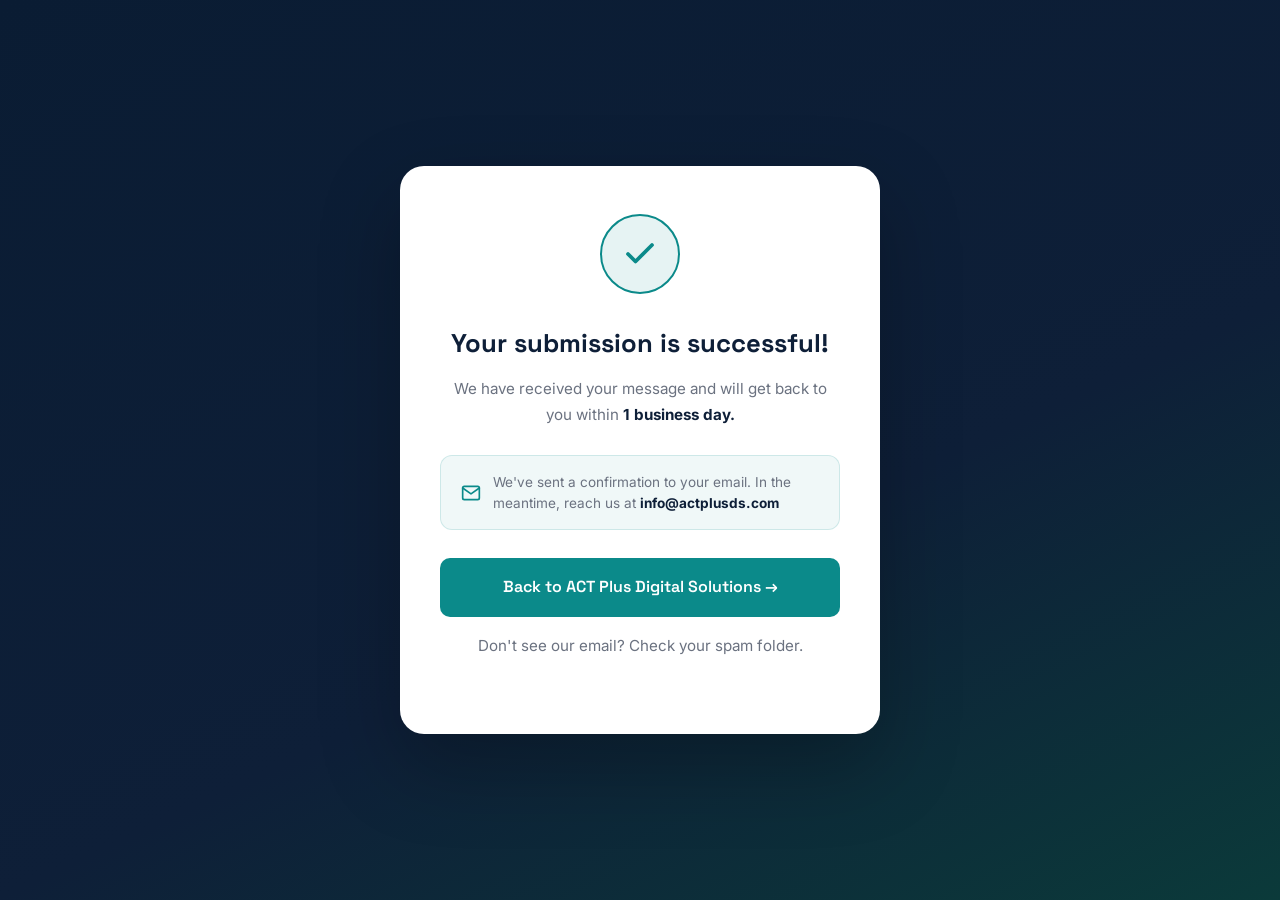
<file: thanks.html>
<!DOCTYPE html>
<html lang="en">
<head>
<meta charset="UTF-8" />
<meta name="viewport" content="width=device-width, initial-scale=1.0" />
<title>Thank You — ACT Plus Digital Solutions</title>
<link rel="canonical" href="https://actplusds.com/thanks.html" />
<link rel="alternate" hreflang="en" href="https://actplusds.com/thanks.html" />
<link rel="alternate" hreflang="ar" href="https://actplusds.com/thanks.html?lang=ar" />
<link rel="icon" type="image/png" href="assets/mark-navy.png" />
<link rel="preconnect" href="https://fonts.googleapis.com" />
<link rel="preconnect" href="https://fonts.gstatic.com" crossorigin />
<link rel="stylesheet" href="https://fonts.googleapis.com/css2?family=Space+Grotesk:wght@300;400;500;600;700&family=Inter:wght@300;400;500;600;700&family=JetBrains+Mono:wght@400;500&family=Cairo:wght@400;500;600;700&display=swap" />
<link rel="dns-prefetch" href="https://www.googletagmanager.com" />
<link rel="preload" href="main.css" as="style" />
<link rel="stylesheet" href="main.css" />
<style>
.thanks-hero {
  min-height: 100vh;
  background: linear-gradient(155deg, #0a1c33 0%, #0E1F38 60%, #0b3a3a 100%);
  display: flex;
  align-items: center;
  justify-content: center;
  padding: 2rem;
}
.thanks-card {
  background: var(--white);
  border-radius: 24px;
  padding: 3rem 2.5rem;
  max-width: 480px;
  width: 100%;
  text-align: center;
  box-shadow: 0 32px 80px rgba(0,0,0,0.25);
}
.check-circle {
  width: 80px;
  height: 80px;
  border-radius: 50%;
  background: rgba(11,138,138,0.1);
  border: 2px solid var(--teal);
  display: flex;
  align-items: center;
  justify-content: center;
  margin: 0 auto 1.75rem;
  animation: popIn 0.5s cubic-bezier(0.175, 0.885, 0.32, 1.275) both;
}
@keyframes popIn {
  from { transform: scale(0); opacity: 0; }
  to   { transform: scale(1); opacity: 1; }
}
.thanks-card h1 {
  font-family: var(--font-display);
  font-size: 1.6rem;
  font-weight: 700;
  color: var(--navy);
  margin-bottom: 0.75rem;
}
.thanks-card p {
  font-size: 0.95rem;
  color: var(--stone);
  line-height: 1.7;
  margin-bottom: 1.75rem;
}
.info-box {
  background: rgba(11,138,138,0.06);
  border: 1px solid rgba(11,138,138,0.15);
  border-radius: 12px;
  padding: 1rem 1.25rem;
  display: flex;
  align-items: center;
  gap: 0.75rem;
  margin-bottom: 1.75rem;
  text-align: left;
}
.info-box svg { flex-shrink: 0; }
.info-box p {
  font-size: 0.85rem;
  color: var(--stone);
  margin: 0;
  line-height: 1.5;
}
.info-box strong { color: var(--navy); }
.btn-home {
  display: block;
  width: 100%;
  background: var(--teal);
  color: var(--white);
  font-family: var(--font-display);
  font-weight: 600;
  font-size: 1rem;
  padding: 1rem;
  border-radius: 10px;
  margin-bottom: 1rem;
  transition: background 0.2s;
}
.btn-home:hover { background: #097474; }
.spam-note {
  font-size: 0.8rem;
  color: var(--stone);
  margin: 0;
}
</style>
<!-- Google tag (gtag.js) -->
<script async src="https://www.googletagmanager.com/gtag/js?id=G-CXV0Z0S9R3"></script>
<script>
  window.dataLayer = window.dataLayer || [];
  function gtag(){dataLayer.push(arguments);}
  gtag('js', new Date());

  gtag('config', 'G-CXV0Z0S9R3');
</script>
</head>
<body>
<section class="thanks-hero">
  <div class="thanks-card">
    <div class="check-circle">
      <svg width="36" height="36" viewBox="0 0 24 24" fill="none" stroke="#0B8A8A" stroke-width="2.5" stroke-linecap="round" stroke-linejoin="round">
        <polyline points="20 6 9 17 4 12"/>
      </svg>
    </div>
    <h1 data-i18n="thx.h1">Your submission is successful!</h1>
    <p data-i18n-html="thx.p">We have received your message and will get back to you within <strong style="color:var(--navy);">1 business day.</strong></p>
    <div class="info-box">
      <svg width="20" height="20" viewBox="0 0 24 24" fill="none" stroke="#0B8A8A" stroke-width="2" stroke-linecap="round" stroke-linejoin="round"><path d="M4 4h16c1.1 0 2 .9 2 2v12c0 1.1-.9 2-2 2H4c-1.1 0-2-.9-2-2V6c0-1.1.9-2 2-2z"/><polyline points="22,6 12,13 2,6"/></svg>
      <p data-i18n-html="thx.info">We've sent a confirmation to your email. In the meantime, reach us at <strong>info@actplusds.com</strong></p>
    </div>
    <a href="index.html" class="btn-home" data-i18n="thx.btn">Back to ACT Plus Digital Solutions →</a>
    <p class="spam-note" data-i18n="thx.spam">Don't see our email? Check your spam folder.</p>
  </div>
</section>
<script src="lang.js" defer></script>
</body>
</html>
</file>
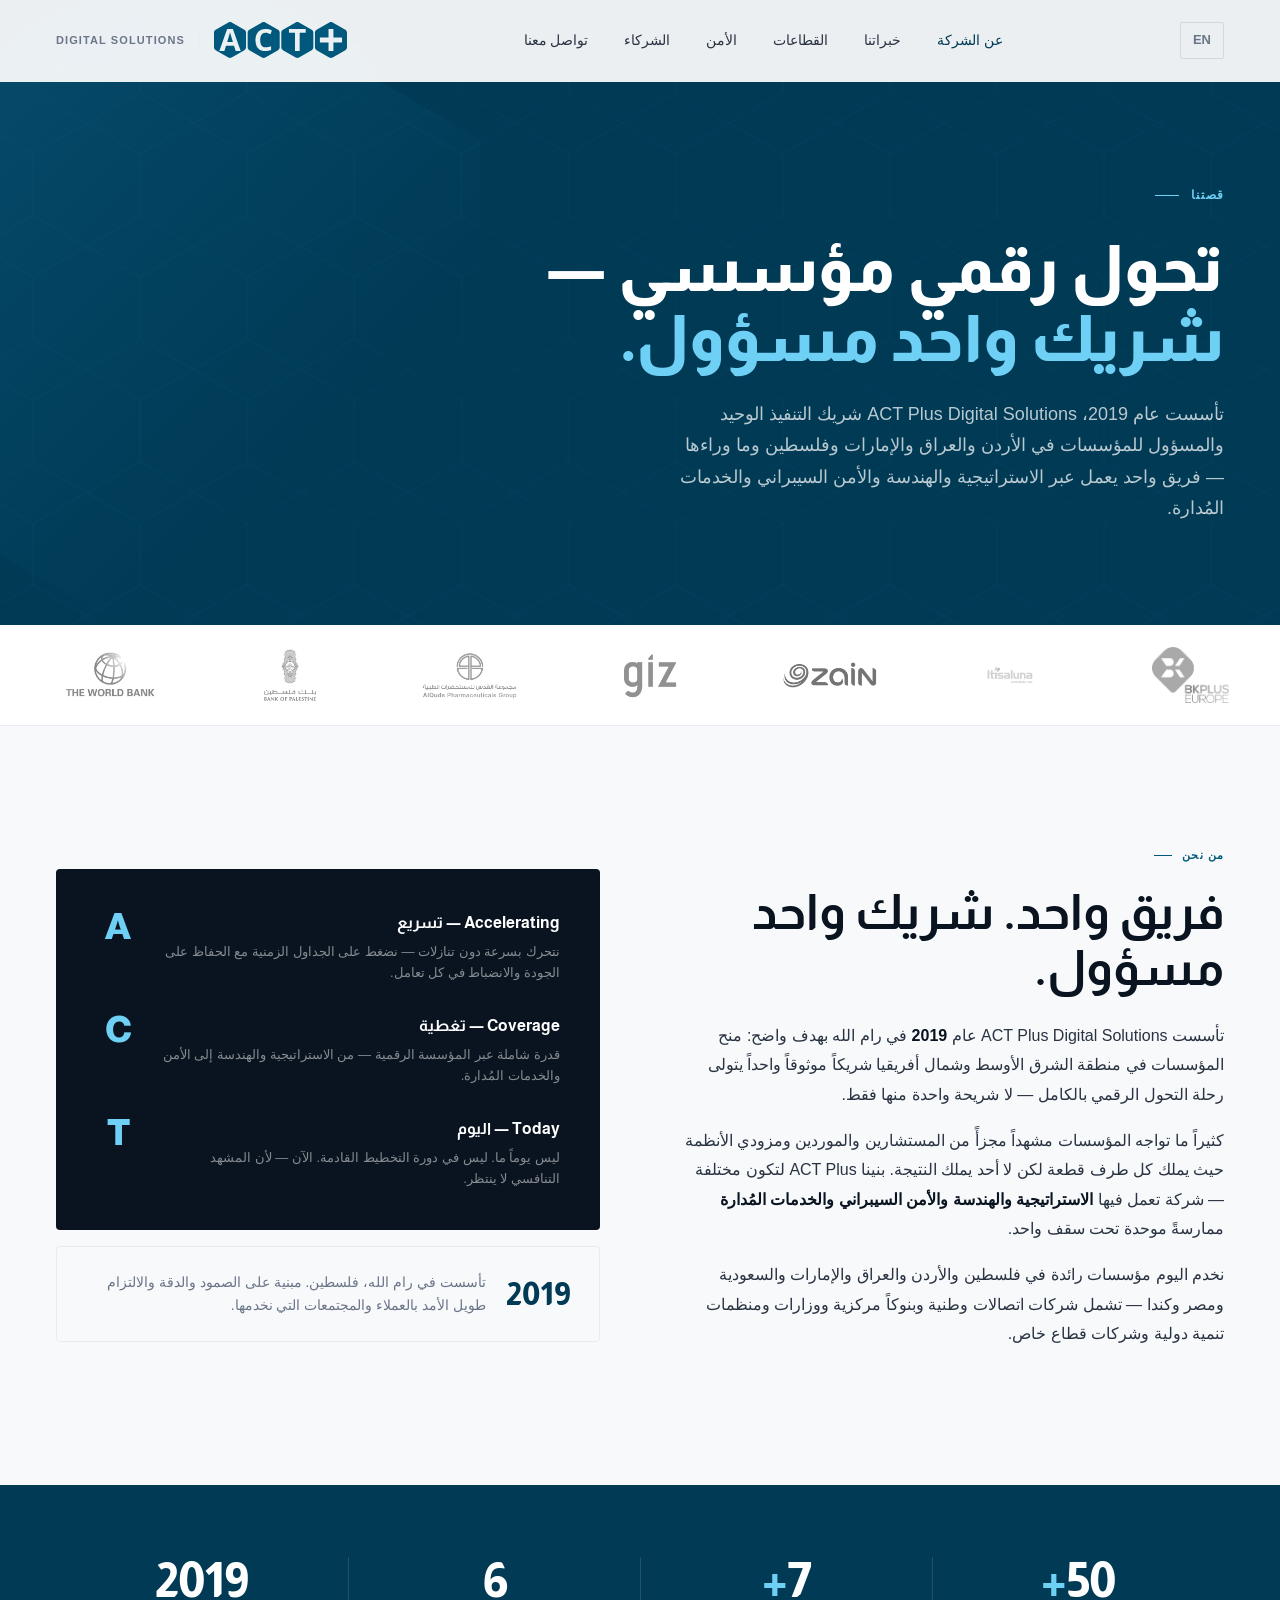
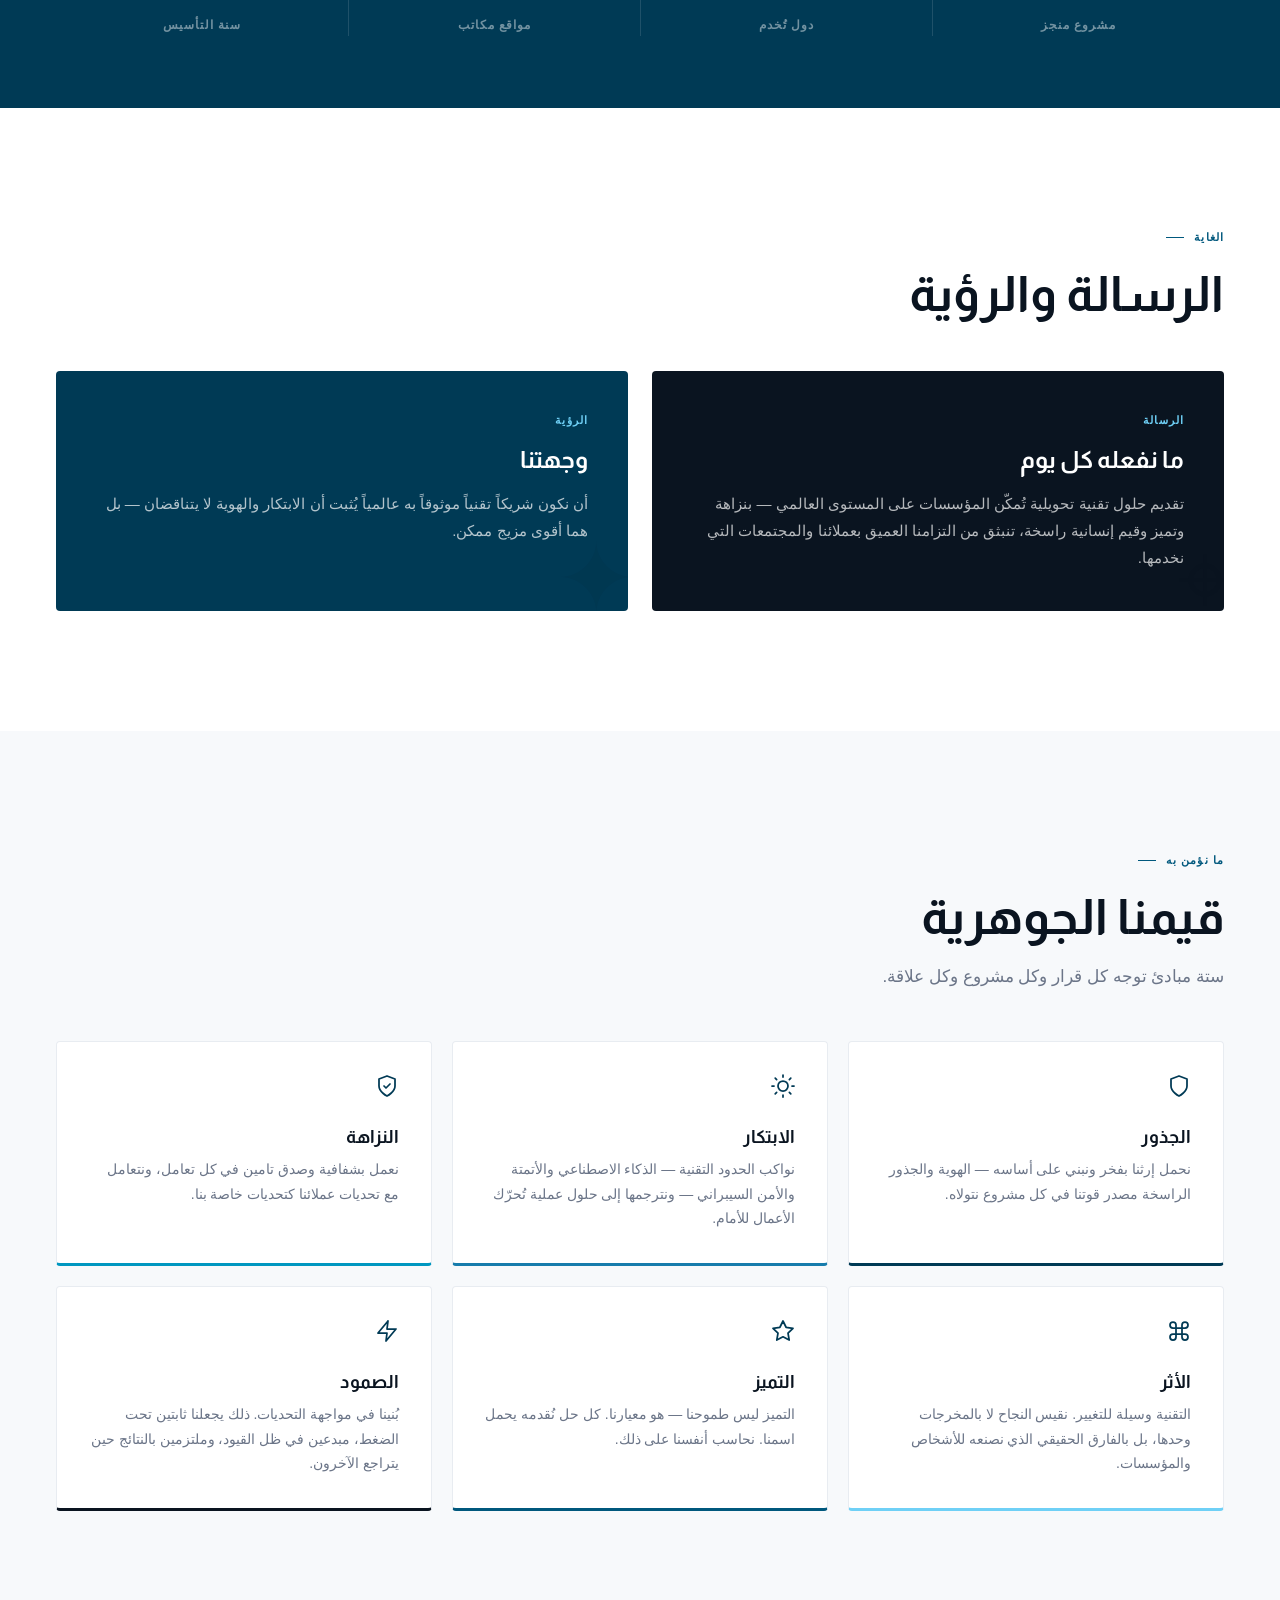
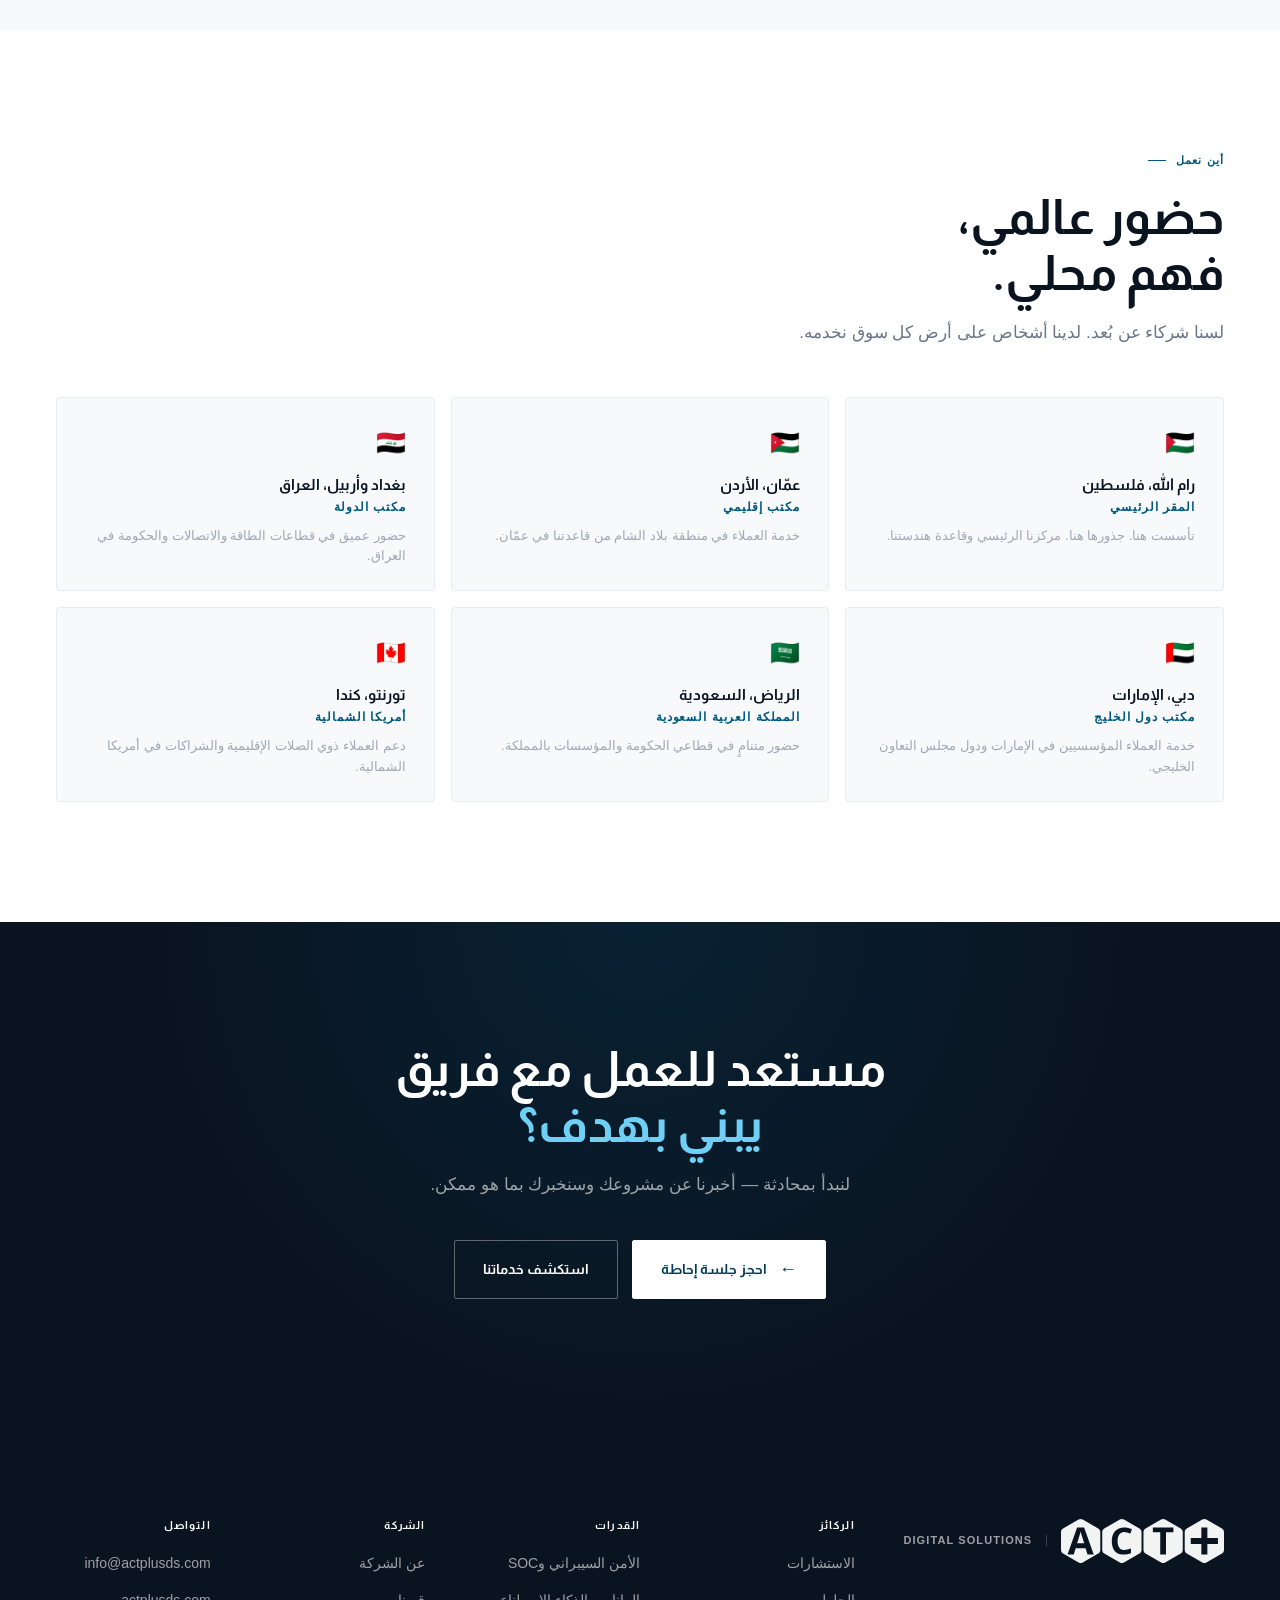
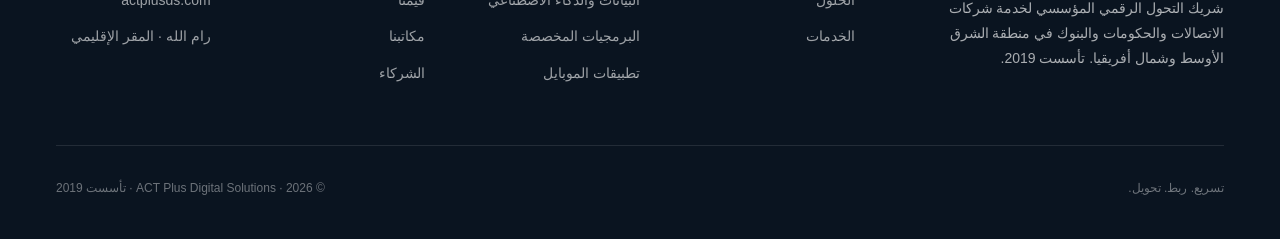
<file: ar/about.html>
<!DOCTYPE html>
<html lang="ar" dir="rtl">
<head>
<meta charset="UTF-8" />
<meta name="viewport" content="width=device-width, initial-scale=1.0" />
<title>عن ACT Plus Digital Solutions — شريك التحول الرقمي المؤسسي | منطقة الشرق الأوسط وشمال أفريقيا</title>
<meta name="description" content="ACT Plus Digital Solutions شريك التحول الرقمي المؤسسي مقره رام الله، يخدم الإمارات والسعودية ومصر والعراق والأردن وسائر منطقة الشرق الأوسط وشمال أفريقيا." />
<meta name="author" content="ACT Plus Digital Solutions" />
<meta name="robots" content="index, follow" />
<link rel="canonical" href="https://actplusds.com/ar/about.html" />
<link rel="alternate" hreflang="ar" href="https://actplusds.com/ar/about.html" />
<link rel="alternate" hreflang="en" href="https://actplusds.com/about.html" />
<meta property="og:type" content="website" />
<meta property="og:url" content="https://actplusds.com/ar/about.html" />
<meta property="og:title" content="عن ACT Plus Digital Solutions" />
<meta property="og:image" content="https://actplusds.com/assets/act-plus-logo.png" />
<meta property="og:site_name" content="ACT Plus Digital Solutions" />
<link rel="icon" type="image/png" href="../assets/mark-navy.png" />

<link rel="preconnect" href="https://fonts.googleapis.com" />
<link rel="preconnect" href="https://fonts.gstatic.com" crossorigin />
<link rel="stylesheet" href="https://fonts.googleapis.com/css2?family=IBM+Plex+Arabic:wght@300;400;500;600;700&family=Almarai:wght@300;400;700;800&display=swap" />

<script async src="https://www.googletagmanager.com/gtag/js?id=G-CXV0Z0S9R3"></script>
<script>
  window.dataLayer = window.dataLayer || [];
  function gtag(){dataLayer.push(arguments);}
  gtag('js', new Date());
  gtag('config', 'G-CXV0Z0S9R3');
</script>

<style>
:root {
  --deep-sea:    #003A55;
  --deep-sea-2:  #00587d;
  --majestic:    #177cac;
  --trust:       #0097c0;
  --innovate:    #6fd0f6;
  --midnight:    #0A1420;
  --ink:    #0A1420;
  --ink-2:  #2A3342;
  --ink-3:  #6B7588;
  --ink-4:  #A0A8B5;
  --line:   #E8ECF1;
  --line-2: #D2D8E0;
  --bg:     #FFFFFF;
  --bg-2:   #F7F9FB;
  --font-sans:    'IBM Plex Arabic', sans-serif;
  --font-display: 'Almarai', sans-serif;
  --max-w: 1360px;
  --gutter: 56px;
  --ease: cubic-bezier(0.22, 1, 0.36, 1);
}

* { box-sizing: border-box; margin: 0; padding: 0; }
html { scroll-behavior: smooth; }
body {
  background: var(--bg); color: var(--ink);
  font-family: var(--font-sans); font-size: 16px; line-height: 1.75;
  -webkit-font-smoothing: antialiased; overflow-x: hidden; font-weight: 400;
}
a { color: inherit; text-decoration: none; }
img { display: block; max-width: 100%; }
button { font: inherit; color: inherit; background: none; border: 0; cursor: pointer; }
::selection { background: var(--deep-sea); color: #fff; }

h1, h2, h3, h4, h5 { font-family: var(--font-display); color: var(--ink); line-height: 1.15; font-weight: 700; }
h1 { font-size: clamp(40px, 5vw, 72px); font-weight: 800; line-height: 1.1; }
h2 { font-size: clamp(30px, 3.8vw, 56px); font-weight: 700; }
h3 { font-size: clamp(18px, 2vw, 24px); font-weight: 700; }
h4 { font-size: 17px; font-weight: 700; }
p { color: var(--ink-2); }

.eyebrow {
  font-size: 12px; font-weight: 600; letter-spacing: 0.08em;
  text-transform: uppercase; color: var(--deep-sea);
  display: inline-flex; align-items: center; gap: 12px; flex-direction: row-reverse;
}
.eyebrow::before { content: ''; width: 24px; height: 1px; background: var(--deep-sea); }

section { padding: 120px var(--gutter); }
.container { max-width: var(--max-w); margin: 0 auto; }

.btn {
  display: inline-flex; align-items: center; gap: 12px;
  padding: 16px 28px; font-size: 14px; font-weight: 700; font-family: var(--font-display);
  background: var(--deep-sea); color: #fff; border: 1px solid var(--deep-sea);
  white-space: nowrap; flex-shrink: 0; transition: all 280ms var(--ease); border-radius: 2px;
}
.btn:hover { background: var(--midnight); border-color: var(--midnight); }
.btn .ar { transition: transform 240ms var(--ease); font-size: 18px; line-height: 0; }
.btn:hover .ar { transform: translateX(-4px); }
.btn-light { background: transparent; color: #fff; border-color: rgba(255,255,255,0.35); }
.btn-light:hover { background: #fff; color: var(--deep-sea); border-color: #fff; }
.btn-ghost { background: transparent; color: var(--ink); border-color: var(--line-2); }
.btn-ghost:hover { background: var(--ink); color: #fff; border-color: var(--ink); }

.logo { display: inline-flex; align-items: center; gap: 14px; text-decoration: none; }
.logo-full { height: 36px; width: auto; display: block; }
.logo-wordmark {
  font-family: 'IBM Plex Arabic', sans-serif; font-size: 11px; font-weight: 600;
  letter-spacing: 0.1em; text-transform: uppercase; color: var(--ink-3);
  padding-right: 14px; border-right: 1px solid var(--line); line-height: 1; white-space: nowrap;
}
.logo-full--footer { height: 44px; filter: brightness(0) invert(1); opacity: 0.95; }
.logo-wordmark--footer { color: rgba(255,255,255,0.6); border-right-color: rgba(255,255,255,0.2); }

.nav {
  position: fixed; top: 0; inset-inline: 0; z-index: 100;
  padding: 22px var(--gutter);
  display: flex; align-items: center; justify-content: space-between;
  background: rgba(255,255,255,0.92); backdrop-filter: blur(14px) saturate(1.2);
  border-bottom: 1px solid transparent; transition: all 300ms var(--ease);
}
.nav.scrolled { border-bottom-color: var(--line); background: rgba(255,255,255,0.97); }
.nav-links { display: flex; align-items: center; gap: 36px; }
.nav-links a { font-size: 14px; color: var(--ink-2); font-weight: 500; padding: 4px 0; transition: color 200ms; }
.nav-links a:hover, .nav-links a.active { color: var(--deep-sea); }
.lang-toggle {
  font-size: 13px; font-weight: 600; color: var(--ink-3);
  border: 1px solid var(--line-2); padding: 6px 12px; border-radius: 2px; transition: all 200ms;
}
.lang-toggle:hover { color: var(--deep-sea); border-color: var(--deep-sea); }

.page-hero {
  min-height: 60vh; padding: 180px var(--gutter) 100px;
  background: var(--deep-sea); color: #fff;
  position: relative; overflow: hidden;
  display: flex; flex-direction: column; justify-content: flex-end;
}
.page-hero-bg { position: absolute; inset: 0; pointer-events: none; }
.page-hero-bg svg { width: 100%; height: 100%; }
.page-hero-hex {
  position: absolute; left: -120px; right: auto; top: 50%; transform: translateY(-50%);
  width: 600px; height: 693px;
  clip-path: polygon(50% 0%, 100% 25%, 100% 75%, 50% 100%, 0% 75%, 0% 25%);
  background: linear-gradient(135deg, rgba(23,124,172,0.3), rgba(0,88,125,0) 70%);
}
.hero-content { max-width: var(--max-w); margin: 0 auto; width: 100%; position: relative; z-index: 2; }
.page-hero .eyebrow { color: var(--innovate); margin-bottom: 28px; }
.page-hero .eyebrow::before { background: var(--innovate); }
.page-hero h1 { color: #fff; max-width: 860px; }
.page-hero h1 em { font-style: normal; color: var(--innovate); }
.page-hero .sub { margin-top: 24px; font-size: 18px; line-height: 1.75; color: rgba(255,255,255,0.72); max-width: 560px; font-weight: 300; }

.proof { background: var(--bg); border-bottom: 1px solid var(--line); overflow: hidden; }
.proof-scroll-wrap { overflow: hidden; position: relative; }
.proof-scroll-wrap::before,
.proof-scroll-wrap::after {
  content: ''; position: absolute; top: 0; bottom: 0; width: 80px; z-index: 2; pointer-events: none;
}
.proof-scroll-wrap::before { right: 0; background: linear-gradient(to left, var(--bg), transparent); }
.proof-scroll-wrap::after { left: 0; background: linear-gradient(to right, var(--bg), transparent); }
.proof-track { display: flex; width: max-content; direction: ltr; animation: proofScroll 30s linear infinite; }
.proof-track:hover { animation-play-state: paused; }
.proof-logo { height: 100px; width: 180px; flex-shrink: 0; display: flex; align-items: center; justify-content: center; padding: 20px 24px; }
.proof-logo img { max-height: 56px; max-width: 130px; width: auto; object-fit: contain; filter: grayscale(1) opacity(0.55); transition: filter 300ms; }
.proof-logo:hover img { filter: grayscale(0) opacity(1); }
@keyframes proofScroll { 0% { transform: translateX(0); } 100% { transform: translateX(-50%); } }

.section-tag {
  font-size: 11px; font-weight: 700; letter-spacing: 0.1em; text-transform: uppercase;
  color: var(--deep-sea-2); margin-bottom: 20px; display: flex; align-items: center; gap: 10px;
  flex-direction: row-reverse; justify-content: flex-end;
}
.section-tag::before { content: ''; width: 18px; height: 1px; background: var(--deep-sea-2); }

.story-layout { display: grid; grid-template-columns: 1fr 1fr; gap: 80px; align-items: center; }
.story-text h2 { margin-bottom: 24px; }
.story-text p { font-size: 16px; color: var(--ink-2); line-height: 1.85; margin-bottom: 16px; }
.story-text p strong { color: var(--ink); font-weight: 600; }

.act-card { background: var(--midnight); border-radius: 4px; padding: 40px; display: flex; flex-direction: column; gap: 28px; }
.act-row { display: flex; align-items: flex-start; gap: 20px; flex-direction: row-reverse; }
.act-letter { font-family: var(--font-display); font-size: 36px; font-weight: 800; color: var(--innovate); line-height: 1; flex-shrink: 0; width: 44px; text-align: center; }
.act-word { font-family: var(--font-display); font-size: 16px; font-weight: 700; color: #fff; margin-bottom: 4px; }
.act-desc { font-size: 13px; color: rgba(255,255,255,0.5); line-height: 1.65; }

.founded-badge {
  background: var(--bg-2); border: 1px solid var(--line); border-radius: 4px;
  padding: 24px 28px; display: flex; align-items: center; gap: 20px; flex-direction: row-reverse;
  margin-top: 16px;
}
.founded-year { font-family: var(--font-display); font-size: 32px; font-weight: 800; color: var(--deep-sea); white-space: nowrap; line-height: 1; }
.founded-badge p { font-size: 14px; color: var(--ink-3); line-height: 1.65; }

.stats-bar { background: var(--deep-sea); padding: 72px var(--gutter); }
.stats-grid { max-width: var(--max-w); margin: 0 auto; display: grid; grid-template-columns: repeat(4, 1fr); gap: 0; }
.stat-item { text-align: center; padding: 0 40px; border-left: 1px solid rgba(255,255,255,0.12); }
.stat-item:last-child { border-left: 0; }
.stat-val { font-family: var(--font-display); font-size: 48px; font-weight: 800; color: #fff; line-height: 1; letter-spacing: -0.03em; }
.stat-val em { font-style: normal; color: var(--innovate); }
.stat-lbl { font-size: 12px; font-weight: 600; letter-spacing: 0.08em; text-transform: uppercase; color: rgba(255,255,255,0.45); margin-top: 10px; }

.mv-grid { display: grid; grid-template-columns: 1fr 1fr; gap: 24px; }
.mv-card { border-radius: 4px; padding: 40px; position: relative; overflow: hidden; }
.mv-card.mission { background: var(--midnight); }
.mv-card.vision { background: var(--deep-sea); }
.mv-label { font-size: 11px; font-weight: 700; letter-spacing: 0.1em; text-transform: uppercase; color: var(--innovate); margin-bottom: 16px; }
.mv-card h3 { color: #fff; margin-bottom: 16px; }
.mv-card p { color: rgba(255,255,255,0.7); line-height: 1.8; font-size: 15px; }
.mv-card .mv-glyph { position: absolute; bottom: -16px; right: -8px; font-size: 96px; opacity: 0.05; pointer-events: none; line-height: 1; }

.values-grid { display: grid; grid-template-columns: repeat(3, 1fr); gap: 20px; margin-top: 48px; }
.value-card {
  background: var(--bg); border: 1px solid var(--line); border-radius: 4px;
  padding: 32px; border-bottom: 3px solid var(--line);
  transition: border-bottom-color 300ms, box-shadow 300ms;
}
.value-card:hover { box-shadow: 0 12px 40px rgba(0,58,85,0.08); }
.value-card:nth-child(1) { border-bottom-color: var(--deep-sea); }
.value-card:nth-child(2) { border-bottom-color: var(--majestic); }
.value-card:nth-child(3) { border-bottom-color: var(--trust); }
.value-card:nth-child(4) { border-bottom-color: var(--innovate); }
.value-card:nth-child(5) { border-bottom-color: var(--deep-sea-2); }
.value-card:nth-child(6) { border-bottom-color: var(--midnight); }
.value-icon { margin-bottom: 20px; color: var(--deep-sea); }
.value-card h3 { font-size: 18px; color: var(--ink); margin-bottom: 10px; }
.value-card p { font-size: 14px; color: var(--ink-3); line-height: 1.75; }

.offices-grid { display: grid; grid-template-columns: repeat(3, 1fr); gap: 16px; margin-top: 48px; }
.office-card { background: var(--bg-2); border: 1px solid var(--line); border-radius: 4px; padding: 24px 28px; }
.office-card .flag { font-size: 24px; margin-bottom: 12px; }
.office-card h4 { font-size: 15px; color: var(--ink); margin-bottom: 4px; }
.office-card .role { font-size: 12px; font-weight: 700; letter-spacing: 0.08em; text-transform: uppercase; color: var(--deep-sea-2); }
.office-card p { font-size: 13px; color: var(--ink-4); margin-top: 8px; line-height: 1.55; }

.cta-band {
  background: var(--midnight); padding: 120px var(--gutter); text-align: center;
  position: relative; overflow: hidden;
}
.cta-band::before { content: ''; position: absolute; inset: 0; background: radial-gradient(circle at 50% 0%, rgba(0,88,125,0.2) 0%, transparent 60%); pointer-events: none; }
.cta-band-inner { position: relative; z-index: 1; }
.cta-band h2 { color: #fff; margin-bottom: 16px; }
.cta-band h2 em { font-style: normal; color: var(--innovate); }
.cta-band p { color: rgba(255,255,255,0.6); font-size: 17px; max-width: 500px; margin: 0 auto 40px; line-height: 1.8; }
.cta-btns { display: flex; gap: 14px; justify-content: center; flex-wrap: wrap; }

.footer { background: var(--midnight); color: rgba(255,255,255,0.7); padding: 100px var(--gutter) 40px; }
.footer-grid { max-width: var(--max-w); margin: 0 auto; display: grid; grid-template-columns: 2fr 1fr 1fr 1fr 1fr; gap: 60px; padding-bottom: 60px; border-bottom: 1px solid rgba(255,255,255,0.1); }
.footer h5 { font-size: 11px; font-weight: 700; letter-spacing: 0.1em; text-transform: uppercase; color: #fff; margin-bottom: 20px; }
.footer ul { list-style: none; display: flex; flex-direction: column; gap: 12px; }
.footer ul a, .footer ul li { font-size: 14px; color: rgba(255,255,255,0.6); }
.footer ul a:hover { color: var(--innovate); }
.footer-brand p { font-size: 14px; margin-top: 24px; max-width: 340px; line-height: 1.8; color: rgba(255,255,255,0.65); }
.footer-bottom { max-width: var(--max-w); margin: 32px auto 0; display: flex; justify-content: space-between; align-items: center; font-size: 12px; color: rgba(255,255,255,0.4); }

@media (max-width: 1100px) { .footer-grid { grid-template-columns: 2fr 1fr 1fr; } .stats-grid { grid-template-columns: repeat(2, 1fr); gap: 32px; } .stat-item { border-left: 0; } }
/* MOBILE NAV */
.hamburger { display: none; flex-direction: column; gap: 5px; cursor: pointer; padding: 8px; border: none; background: none; }
.hamburger span { display: block; width: 22px; height: 2px; background: var(--ink); border-radius: 1px; transition: transform 250ms, opacity 250ms; }
.hamburger.open span:nth-child(1) { transform: translateY(7px) rotate(45deg); }
.hamburger.open span:nth-child(2) { opacity: 0; }
.hamburger.open span:nth-child(3) { transform: translateY(-7px) rotate(-45deg); }
.mobile-menu { display: none; position: fixed; inset: 0; z-index: 99; background: #fff; flex-direction: column; padding: 88px 28px 40px; overflow-y: auto; }
.mobile-menu.open { display: flex; }
.mobile-menu .mm-link { font-family: var(--font-display); font-size: 20px; font-weight: 600; color: var(--ink); padding: 18px 0; border-bottom: 1px solid var(--line); display: block; text-decoration: none; }
.mobile-menu .mm-footer { margin-top: 32px; display: flex; flex-direction: column; gap: 14px; }
@media (max-width: 880px) {
  :root { --gutter: 24px; }
  section, .cta-band, .stats-bar { padding: 80px 24px; }
  .story-layout, .mv-grid { grid-template-columns: 1fr; gap: 40px; }
  .values-grid, .offices-grid { grid-template-columns: 1fr 1fr; }
  .nav-links { display: none; }
  .nav .lang-toggle { display: none; }
  .hamburger { display: flex; }
  .footer-grid { grid-template-columns: 1fr 1fr; }
}
@media (max-width: 640px) { .values-grid, .offices-grid { grid-template-columns: 1fr; } }
</style>
</head>
<body>

<!-- NAV -->
<nav class="nav" id="nav">
  <a href="../about.html" class="lang-toggle">EN</a>
  <div class="nav-links">
    <a href="about.html" class="active">عن الشركة</a>
    <a href="services.html">خبراتنا</a>
    <a href="index.html#industries">القطاعات</a>
    <a href="index.html#soc">الأمن</a>
    <a href="../partners.html">الشركاء</a>
    <a href="contact.html">تواصل معنا</a>
  </div>
  <a href="../index.html" class="logo" aria-label="ACT Plus Digital Solutions">
    <img src="../assets/act-logo-dark.svg" alt="ACT Plus" class="logo-full" />
    <span class="logo-wordmark">Digital Solutions</span>
  </a>
  <button class="hamburger" id="hamburger" aria-label="فتح القائمة" aria-expanded="false"><span></span><span></span><span></span></button>
</nav>
<div class="mobile-menu" id="mobile-menu">
  <a href="about.html" class="mm-link">عن الشركة</a>
  <a href="services.html" class="mm-link">خبراتنا</a>
  <a href="index.html#industries" class="mm-link">القطاعات</a>
  <a href="index.html#soc" class="mm-link">الأمن</a>
  <a href="../partners.html" class="mm-link">الشركاء</a>
  <a href="contact.html" class="mm-link">تواصل معنا</a>
  <div class="mm-footer">
    <a href="../about.html" class="lang-toggle">EN</a>
    <a href="contact.html" class="btn"><span>احجز استشارة</span><span class="ar">←</span></a>
  </div>
</div>

<!-- HERO -->
<section class="page-hero">
  <div class="page-hero-bg">
    <svg viewBox="0 0 1600 700" preserveAspectRatio="xMidYMid slice" width="100%" height="100%">
      <defs>
        <pattern id="hg" x="0" y="0" width="120" height="138" patternUnits="userSpaceOnUse">
          <polygon points="60,0 120,34.5 120,103.5 60,138 0,103.5 0,34.5" fill="none" stroke="rgba(111,208,246,0.06)" stroke-width="0.6"/>
        </pattern>
      </defs>
      <rect width="1600" height="700" fill="url(#hg)"/>
    </svg>
  </div>
  <div class="page-hero-hex"></div>
  <div class="hero-content">
    <div class="eyebrow">قصتنا</div>
    <h1>تحول رقمي مؤسسي —<br><em>شريك واحد مسؤول.</em></h1>
    <p class="sub">تأسست عام 2019، ACT Plus Digital Solutions شريك التنفيذ الوحيد والمسؤول للمؤسسات في الأردن والعراق والإمارات وفلسطين وما وراءها — فريق واحد يعمل عبر الاستراتيجية والهندسة والأمن السيبراني والخدمات المُدارة.</p>
  </div>
</section>

<!-- PROOF STRIP -->
<div class="proof">
  <div class="proof-scroll-wrap">
    <div class="proof-track">
      <div class="proof-logo"><img src="../assets/clients/1.%20Paltel.png" alt="Paltel" loading="lazy"></div>
      <div class="proof-logo"><img src="../assets/clients/2.%20Jawwal.png" alt="Jawwal" loading="lazy"></div>
      <div class="proof-logo"><img src="../assets/clients/3.%20Reach.png" alt="Reach" loading="lazy"></div>
      <div class="proof-logo"><img src="../assets/clients/4.%20State%20of%20Palestine.png" alt="State of Palestine" loading="lazy"></div>
      <div class="proof-logo"><img src="../assets/clients/5.%20Palestinian%20Central%20Bureau%20of%20Statistics.png" alt="PCBS" loading="lazy"></div>
      <div class="proof-logo"><img src="../assets/clients/21.%20MTIT.png" alt="MTIT" loading="lazy"></div>
      <div class="proof-logo"><img src="../assets/clients/7.%20Palestine%20Monetary%20Authority.png" alt="PMA" loading="lazy"></div>
      <div class="proof-logo"><img src="../assets/clients/8.%20The%20World%20Bank.png" alt="World Bank" loading="lazy"></div>
      <div class="proof-logo"><img src="../assets/clients/9.%20Bank%20of%20Palestine.png" alt="Bank of Palestine" loading="lazy"></div>
      <div class="proof-logo"><img src="../assets/clients/12.%20AlQuds%20Pharmaceuticals%20Group.png" alt="AlQuds Pharmaceuticals" loading="lazy"></div>
      <div class="proof-logo"><img src="../assets/clients/13.%20GIZ.png" alt="GIZ" loading="lazy"></div>
      <div class="proof-logo"><img src="../assets/clients/17.%20Zain-logo.png" alt="Zain" loading="lazy"></div>
      <div class="proof-logo"><img src="../assets/clients/18.%20itisaluna.png" alt="Itisaluna" loading="lazy"></div>
      <div class="proof-logo"><img src="../assets/clients/16.%20BK%20Plus%20Europe.png" alt="BK Plus Europe" loading="lazy"></div>
      <!-- duplicate -->
      <div class="proof-logo"><img src="../assets/clients/1.%20Paltel.png" alt="" loading="lazy"></div>
      <div class="proof-logo"><img src="../assets/clients/2.%20Jawwal.png" alt="" loading="lazy"></div>
      <div class="proof-logo"><img src="../assets/clients/3.%20Reach.png" alt="" loading="lazy"></div>
      <div class="proof-logo"><img src="../assets/clients/4.%20State%20of%20Palestine.png" alt="" loading="lazy"></div>
      <div class="proof-logo"><img src="../assets/clients/5.%20Palestinian%20Central%20Bureau%20of%20Statistics.png" alt="" loading="lazy"></div>
      <div class="proof-logo"><img src="../assets/clients/21.%20MTIT.png" alt="" loading="lazy"></div>
      <div class="proof-logo"><img src="../assets/clients/7.%20Palestine%20Monetary%20Authority.png" alt="" loading="lazy"></div>
      <div class="proof-logo"><img src="../assets/clients/8.%20The%20World%20Bank.png" alt="" loading="lazy"></div>
      <div class="proof-logo"><img src="../assets/clients/9.%20Bank%20of%20Palestine.png" alt="" loading="lazy"></div>
      <div class="proof-logo"><img src="../assets/clients/12.%20AlQuds%20Pharmaceuticals%20Group.png" alt="" loading="lazy"></div>
      <div class="proof-logo"><img src="../assets/clients/13.%20GIZ.png" alt="" loading="lazy"></div>
      <div class="proof-logo"><img src="../assets/clients/17.%20Zain-logo.png" alt="" loading="lazy"></div>
      <div class="proof-logo"><img src="../assets/clients/18.%20itisaluna.png" alt="" loading="lazy"></div>
      <div class="proof-logo"><img src="../assets/clients/16.%20BK%20Plus%20Europe.png" alt="" loading="lazy"></div>
    </div>
  </div>
</div>

<!-- STORY -->
<section style="background: var(--bg-2);" id="story">
  <div class="container">
    <div class="story-layout">
      <div class="story-text">
        <div class="section-tag">من نحن</div>
        <h2>فريق واحد. شريك واحد مسؤول.</h2>
        <p>تأسست ACT Plus Digital Solutions عام <strong>2019</strong> في رام الله بهدف واضح: منح المؤسسات في منطقة الشرق الأوسط وشمال أفريقيا شريكاً موثوقاً واحداً يتولى رحلة التحول الرقمي بالكامل — لا شريحة واحدة منها فقط.</p>
        <p>كثيراً ما تواجه المؤسسات مشهداً مجزأً من المستشارين والموردين ومزودي الأنظمة حيث يملك كل طرف قطعة لكن لا أحد يملك النتيجة. بنينا ACT Plus لتكون مختلفة — شركة تعمل فيها <strong>الاستراتيجية والهندسة والأمن السيبراني والخدمات المُدارة</strong> ممارسةً موحدة تحت سقف واحد.</p>
        <p>نخدم اليوم مؤسسات رائدة في فلسطين والأردن والعراق والإمارات والسعودية ومصر وكندا — تشمل شركات اتصالات وطنية وبنوكاً مركزية ووزارات ومنظمات تنمية دولية وشركات قطاع خاص.</p>
      </div>
      <div>
        <div class="act-card">
          <div class="act-row">
            <div class="act-letter">A</div>
            <div><div class="act-word">Accelerating — تسريع</div><div class="act-desc">نتحرك بسرعة دون تنازلات — نضغط على الجداول الزمنية مع الحفاظ على الجودة والانضباط في كل تعامل.</div></div>
          </div>
          <div class="act-row">
            <div class="act-letter">C</div>
            <div><div class="act-word">Coverage — تغطية</div><div class="act-desc">قدرة شاملة عبر المؤسسة الرقمية — من الاستراتيجية والهندسة إلى الأمن والخدمات المُدارة.</div></div>
          </div>
          <div class="act-row">
            <div class="act-letter">T</div>
            <div><div class="act-word">Today — اليوم</div><div class="act-desc">ليس يوماً ما. ليس في دورة التخطيط القادمة. الآن — لأن المشهد التنافسي لا ينتظر.</div></div>
          </div>
        </div>
        <div class="founded-badge">
          <p>تأسست في رام الله، فلسطين. مبنية على الصمود والدقة والالتزام طويل الأمد بالعملاء والمجتمعات التي نخدمها.</p>
          <div class="founded-year">2019</div>
        </div>
      </div>
    </div>
  </div>
</section>

<!-- STATS BAR -->
<div class="stats-bar">
  <div class="stats-grid">
    <div class="stat-item"><div class="stat-val">50<em>+</em></div><div class="stat-lbl">مشروع منجز</div></div>
    <div class="stat-item"><div class="stat-val">7<em>+</em></div><div class="stat-lbl">دول تُخدم</div></div>
    <div class="stat-item"><div class="stat-val">6</div><div class="stat-lbl">مواقع مكاتب</div></div>
    <div class="stat-item"><div class="stat-val">2019</div><div class="stat-lbl">سنة التأسيس</div></div>
  </div>
</div>

<!-- MISSION & VISION -->
<section style="background: var(--bg);">
  <div class="container">
    <div style="margin-bottom:48px;">
      <div class="section-tag">الغاية</div>
      <h2>الرسالة والرؤية</h2>
    </div>
    <div class="mv-grid">
      <div class="mv-card mission">
        <div class="mv-label">الرسالة</div>
        <h3>ما نفعله كل يوم</h3>
        <p>تقديم حلول تقنية تحويلية تُمكّن المؤسسات على المستوى العالمي — بنزاهة وتميز وقيم إنسانية راسخة، تنبثق من التزامنا العميق بعملائنا والمجتمعات التي نخدمها.</p>
        <div class="mv-glyph">&#8982;</div>
      </div>
      <div class="mv-card vision">
        <div class="mv-label">الرؤية</div>
        <h3>وجهتنا</h3>
        <p>أن نكون شريكاً تقنياً موثوقاً به عالمياً يُثبت أن الابتكار والهوية لا يتناقضان — بل هما أقوى مزيج ممكن.</p>
        <div class="mv-glyph">&#10022;</div>
      </div>
    </div>
  </div>
</section>

<!-- VALUES -->
<section style="background: var(--bg-2);" id="values">
  <div class="container">
    <div class="section-tag">ما نؤمن به</div>
    <h2>قيمنا الجوهرية</h2>
    <p style="margin-top:16px;font-size:17px;color:var(--ink-3);max-width:560px;line-height:1.8;">ستة مبادئ توجه كل قرار وكل مشروع وكل علاقة.</p>
    <div class="values-grid">
      <div class="value-card">
        <div class="value-icon"><svg width="24" height="24" viewBox="0 0 24 24" fill="none" stroke="currentColor" stroke-width="1.75" stroke-linecap="round" stroke-linejoin="round"><path d="M12 22s8-4 8-10V5l-8-3-8 3v7c0 6 8 10 8 10z"/></svg></div>
        <h3>الجذور</h3>
        <p>نحمل إرثنا بفخر ونبني على أساسه — الهوية والجذور الراسخة مصدر قوتنا في كل مشروع نتولاه.</p>
      </div>
      <div class="value-card">
        <div class="value-icon"><svg width="24" height="24" viewBox="0 0 24 24" fill="none" stroke="currentColor" stroke-width="1.75" stroke-linecap="round" stroke-linejoin="round"><circle cx="12" cy="12" r="5"/><line x1="12" y1="1" x2="12" y2="3"/><line x1="12" y1="21" x2="12" y2="23"/><line x1="4.22" y1="4.22" x2="5.64" y2="5.64"/><line x1="18.36" y1="18.36" x2="19.78" y2="19.78"/><line x1="1" y1="12" x2="3" y2="12"/><line x1="21" y1="12" x2="23" y2="12"/><line x1="4.22" y1="19.78" x2="5.64" y2="18.36"/><line x1="18.36" y1="5.64" x2="19.78" y2="4.22"/></svg></div>
        <h3>الابتكار</h3>
        <p>نواكب الحدود التقنية — الذكاء الاصطناعي والأتمتة والأمن السيبراني — ونترجمها إلى حلول عملية تُحرّك الأعمال للأمام.</p>
      </div>
      <div class="value-card">
        <div class="value-icon"><svg width="24" height="24" viewBox="0 0 24 24" fill="none" stroke="currentColor" stroke-width="1.75" stroke-linecap="round" stroke-linejoin="round"><path d="M12 22s8-4 8-10V5l-8-3-8 3v7c0 6 8 10 8 10z"/><polyline points="9 12 11 14 15 10"/></svg></div>
        <h3>النزاهة</h3>
        <p>نعمل بشفافية وصدق تامين في كل تعامل، ونتعامل مع تحديات عملائنا كتحديات خاصة بنا.</p>
      </div>
      <div class="value-card">
        <div class="value-icon"><svg width="24" height="24" viewBox="0 0 24 24" fill="none" stroke="currentColor" stroke-width="1.75" stroke-linecap="round" stroke-linejoin="round"><path d="M18 3a3 3 0 0 0-3 3v12a3 3 0 0 0 3 3 3 3 0 0 0 3-3 3 3 0 0 0-3-3H6a3 3 0 0 0-3 3 3 3 0 0 0 3 3 3 3 0 0 0 3-3V6a3 3 0 0 0-3-3 3 3 0 0 0-3 3 3 3 0 0 0 3 3h12a3 3 0 0 0 3-3 3 3 0 0 0-3-3z"/></svg></div>
        <h3>الأثر</h3>
        <p>التقنية وسيلة للتغيير. نقيس النجاح لا بالمخرجات وحدها، بل بالفارق الحقيقي الذي نصنعه للأشخاص والمؤسسات.</p>
      </div>
      <div class="value-card">
        <div class="value-icon"><svg width="24" height="24" viewBox="0 0 24 24" fill="none" stroke="currentColor" stroke-width="1.75" stroke-linecap="round" stroke-linejoin="round"><polygon points="12 2 15.09 8.26 22 9.27 17 14.14 18.18 21.02 12 17.77 5.82 21.02 7 14.14 2 9.27 8.91 8.26 12 2"/></svg></div>
        <h3>التميز</h3>
        <p>التميز ليس طموحنا — هو معيارنا. كل حل نُقدمه يحمل اسمنا. نحاسب أنفسنا على ذلك.</p>
      </div>
      <div class="value-card">
        <div class="value-icon"><svg width="24" height="24" viewBox="0 0 24 24" fill="none" stroke="currentColor" stroke-width="1.75" stroke-linecap="round" stroke-linejoin="round"><polyline points="13 2 3 14 12 14 11 22 21 10 12 10 13 2"/></svg></div>
        <h3>الصمود</h3>
        <p>بُنينا في مواجهة التحديات. ذلك يجعلنا ثابتين تحت الضغط، مبدعين في ظل القيود، وملتزمين بالنتائج حين يتراجع الآخرون.</p>
      </div>
    </div>
  </div>
</section>

<!-- OFFICES -->
<section style="background: var(--bg);" id="offices">
  <div class="container">
    <div class="section-tag">أين نعمل</div>
    <h2>حضور عالمي،<br>فهم محلي.</h2>
    <p style="margin-top:16px;font-size:17px;color:var(--ink-3);max-width:520px;line-height:1.8;">لسنا شركاء عن بُعد. لدينا أشخاص على أرض كل سوق نخدمه.</p>
    <div class="offices-grid">
      <div class="office-card"><div class="flag">&#127477;&#127480;</div><h4>رام الله، فلسطين</h4><div class="role">المقر الرئيسي</div><p>تأسست هنا. جذورها هنا. مركزنا الرئيسي وقاعدة هندستنا.</p></div>
      <div class="office-card"><div class="flag">&#127471;&#127476;</div><h4>عمّان، الأردن</h4><div class="role">مكتب إقليمي</div><p>خدمة العملاء في منطقة بلاد الشام من قاعدتنا في عمّان.</p></div>
      <div class="office-card"><div class="flag">&#127470;&#127478;</div><h4>بغداد وأربيل، العراق</h4><div class="role">مكتب الدولة</div><p>حضور عميق في قطاعات الطاقة والاتصالات والحكومة في العراق.</p></div>
      <div class="office-card"><div class="flag">&#127462;&#127466;</div><h4>دبي، الإمارات</h4><div class="role">مكتب دول الخليج</div><p>خدمة العملاء المؤسسيين في الإمارات ودول مجلس التعاون الخليجي.</p></div>
      <div class="office-card"><div class="flag">&#127480;&#127462;</div><h4>الرياض، السعودية</h4><div class="role">المملكة العربية السعودية</div><p>حضور متنامٍ في قطاعي الحكومة والمؤسسات بالمملكة.</p></div>
      <div class="office-card"><div class="flag">&#127464;&#127462;</div><h4>تورنتو، كندا</h4><div class="role">أمريكا الشمالية</div><p>دعم العملاء ذوي الصلات الإقليمية والشراكات في أمريكا الشمالية.</p></div>
    </div>
  </div>
</section>

<!-- CTA BAND -->
<div class="cta-band">
  <div class="cta-band-inner">
    <h2>مستعد للعمل مع فريق<br><em>يبني بهدف؟</em></h2>
    <p>لنبدأ بمحادثة — أخبرنا عن مشروعك وسنخبرك بما هو ممكن.</p>
    <div class="cta-btns">
      <a href="contact.html#book" class="btn" style="background:#fff;color:var(--deep-sea);border-color:#fff;"><span class="ar">←</span><span>احجز جلسة إحاطة</span></a>
      <a href="services.html" class="btn btn-light"><span>استكشف خدماتنا</span></a>
    </div>
  </div>
</div>

<!-- FOOTER -->
<footer class="footer">
  <div class="footer-grid">
    <div class="footer-brand">
      <a href="../index.html" class="logo" aria-label="ACT Plus Digital Solutions">
        <img src="../assets/act-logo.svg" alt="ACT Plus" class="logo-full logo-full--footer" />
        <span class="logo-wordmark logo-wordmark--footer">Digital Solutions</span>
      </a>
      <p>شريك التحول الرقمي المؤسسي لخدمة شركات الاتصالات والحكومات والبنوك في منطقة الشرق الأوسط وشمال أفريقيا. تأسست 2019.</p>
    </div>
    <div>
      <h5>الركائز</h5>
      <ul><li><a href="index.html#pillars">الاستشارات</a></li><li><a href="index.html#pillars">الحلول</a></li><li><a href="index.html#pillars">الخدمات</a></li></ul>
    </div>
    <div>
      <h5>القدرات</h5>
      <ul><li><a href="services.html#security">الأمن السيبراني وSOC</a></li><li><a href="services.html#ai">البيانات والذكاء الاصطناعي</a></li><li><a href="services.html#custom">البرمجيات المخصصة</a></li><li><a href="services.html#mobile">تطبيقات الموبايل</a></li></ul>
    </div>
    <div>
      <h5>الشركة</h5>
      <ul><li><a href="about.html">عن الشركة</a></li><li><a href="#values">قيمنا</a></li><li><a href="#offices">مكاتبنا</a></li><li><a href="../partners.html">الشركاء</a></li></ul>
    </div>
    <div>
      <h5>التواصل</h5>
      <ul><li><a href="mailto:info@actplusds.com">info@actplusds.com</a></li><li><a href="https://actplusds.com">actplusds.com</a></li><li>رام الله · المقر الإقليمي</li></ul>
    </div>
  </div>
  <div class="footer-bottom">
    <div>تسريع. ربط. تحويل.</div>
    <div>&copy; 2026 · ACT Plus Digital Solutions · تأسست 2019</div>
  </div>
</footer>

<script>
(function(){
  const nav = document.getElementById('nav');
  const onScroll = () => nav.classList.toggle('scrolled', window.scrollY > 40);
  window.addEventListener('scroll', onScroll, { passive: true });
  onScroll();
})();
(function(){
  var btn = document.getElementById('hamburger');
  var menu = document.getElementById('mobile-menu');
  if(!btn||!menu) return;
  btn.addEventListener('click', function(){
    var open = menu.classList.toggle('open');
    btn.classList.toggle('open', open);
    btn.setAttribute('aria-expanded', open);
    document.body.style.overflow = open ? 'hidden' : '';
  });
  menu.querySelectorAll('.mm-link').forEach(function(a){
    a.addEventListener('click', function(){
      menu.classList.remove('open');
      btn.classList.remove('open');
      btn.setAttribute('aria-expanded','false');
      document.body.style.overflow = '';
    });
  });
})();
</script>
</body>
</html>
</file>
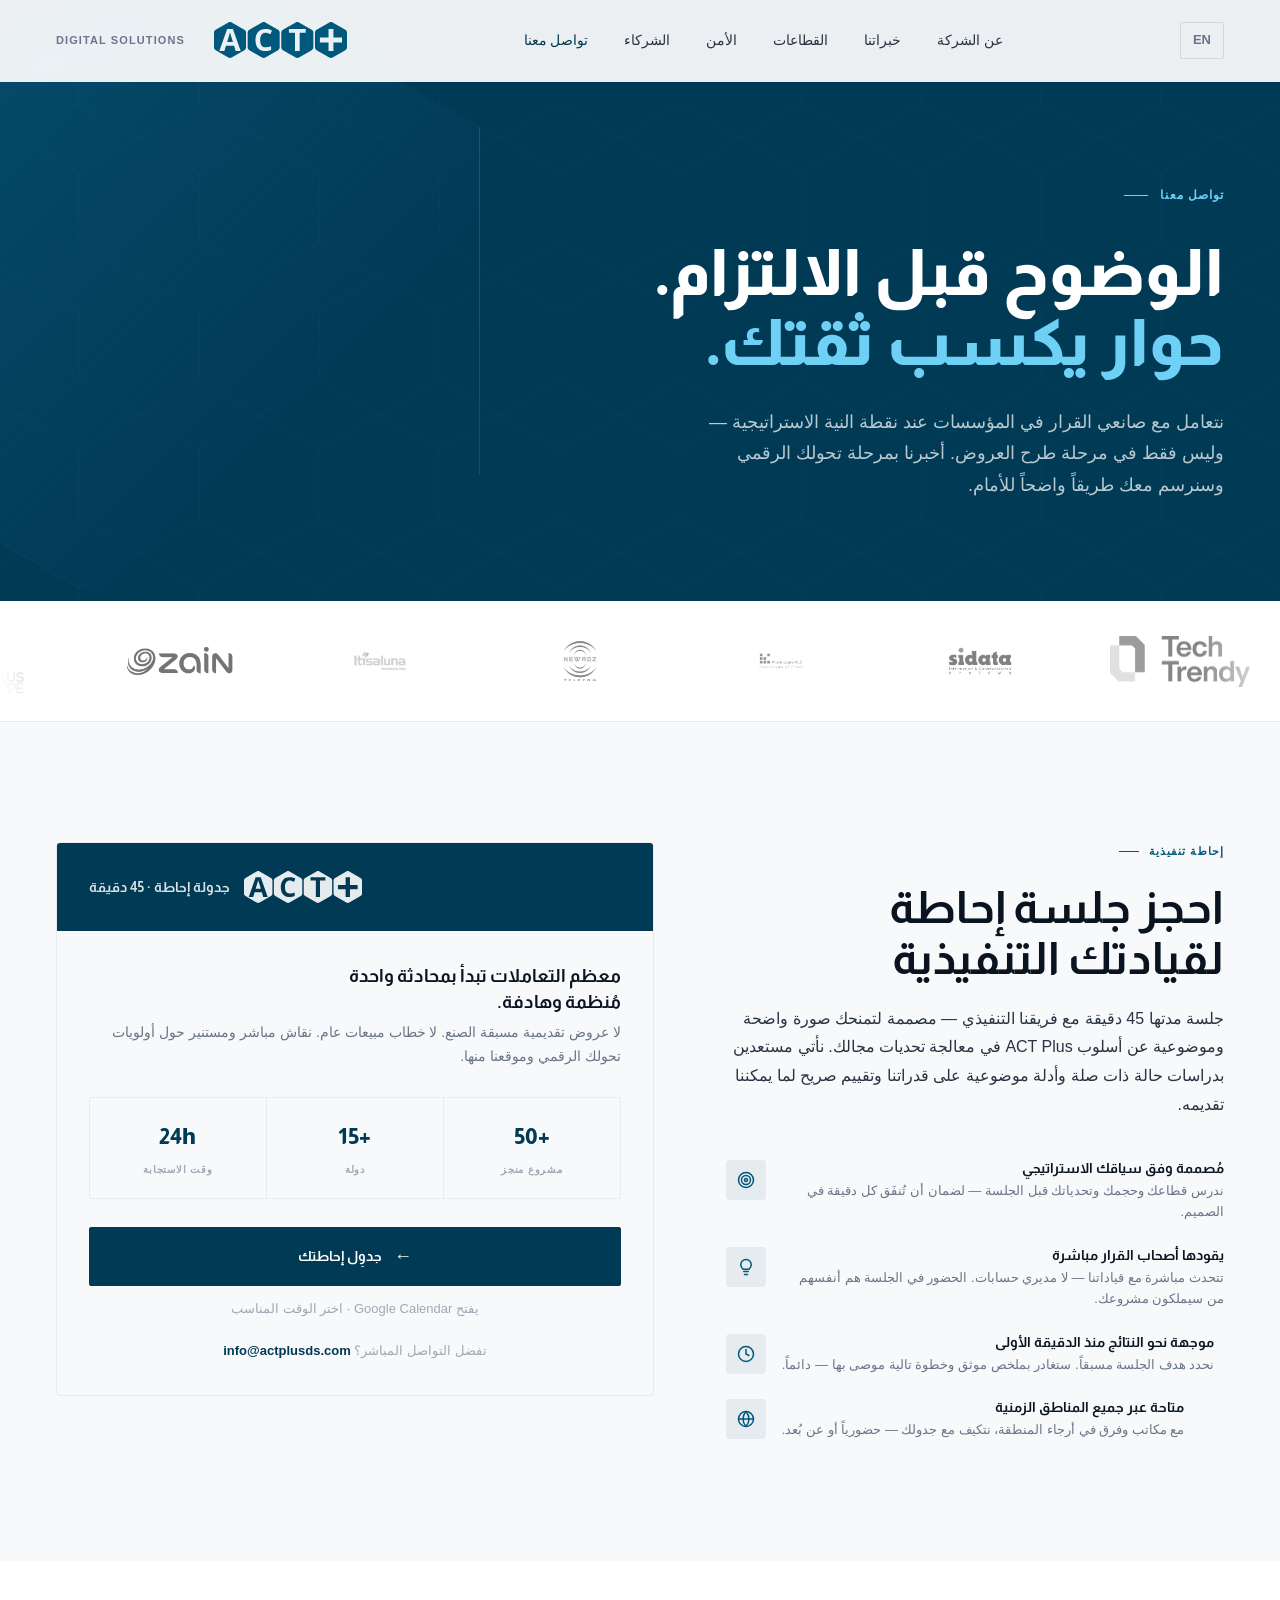
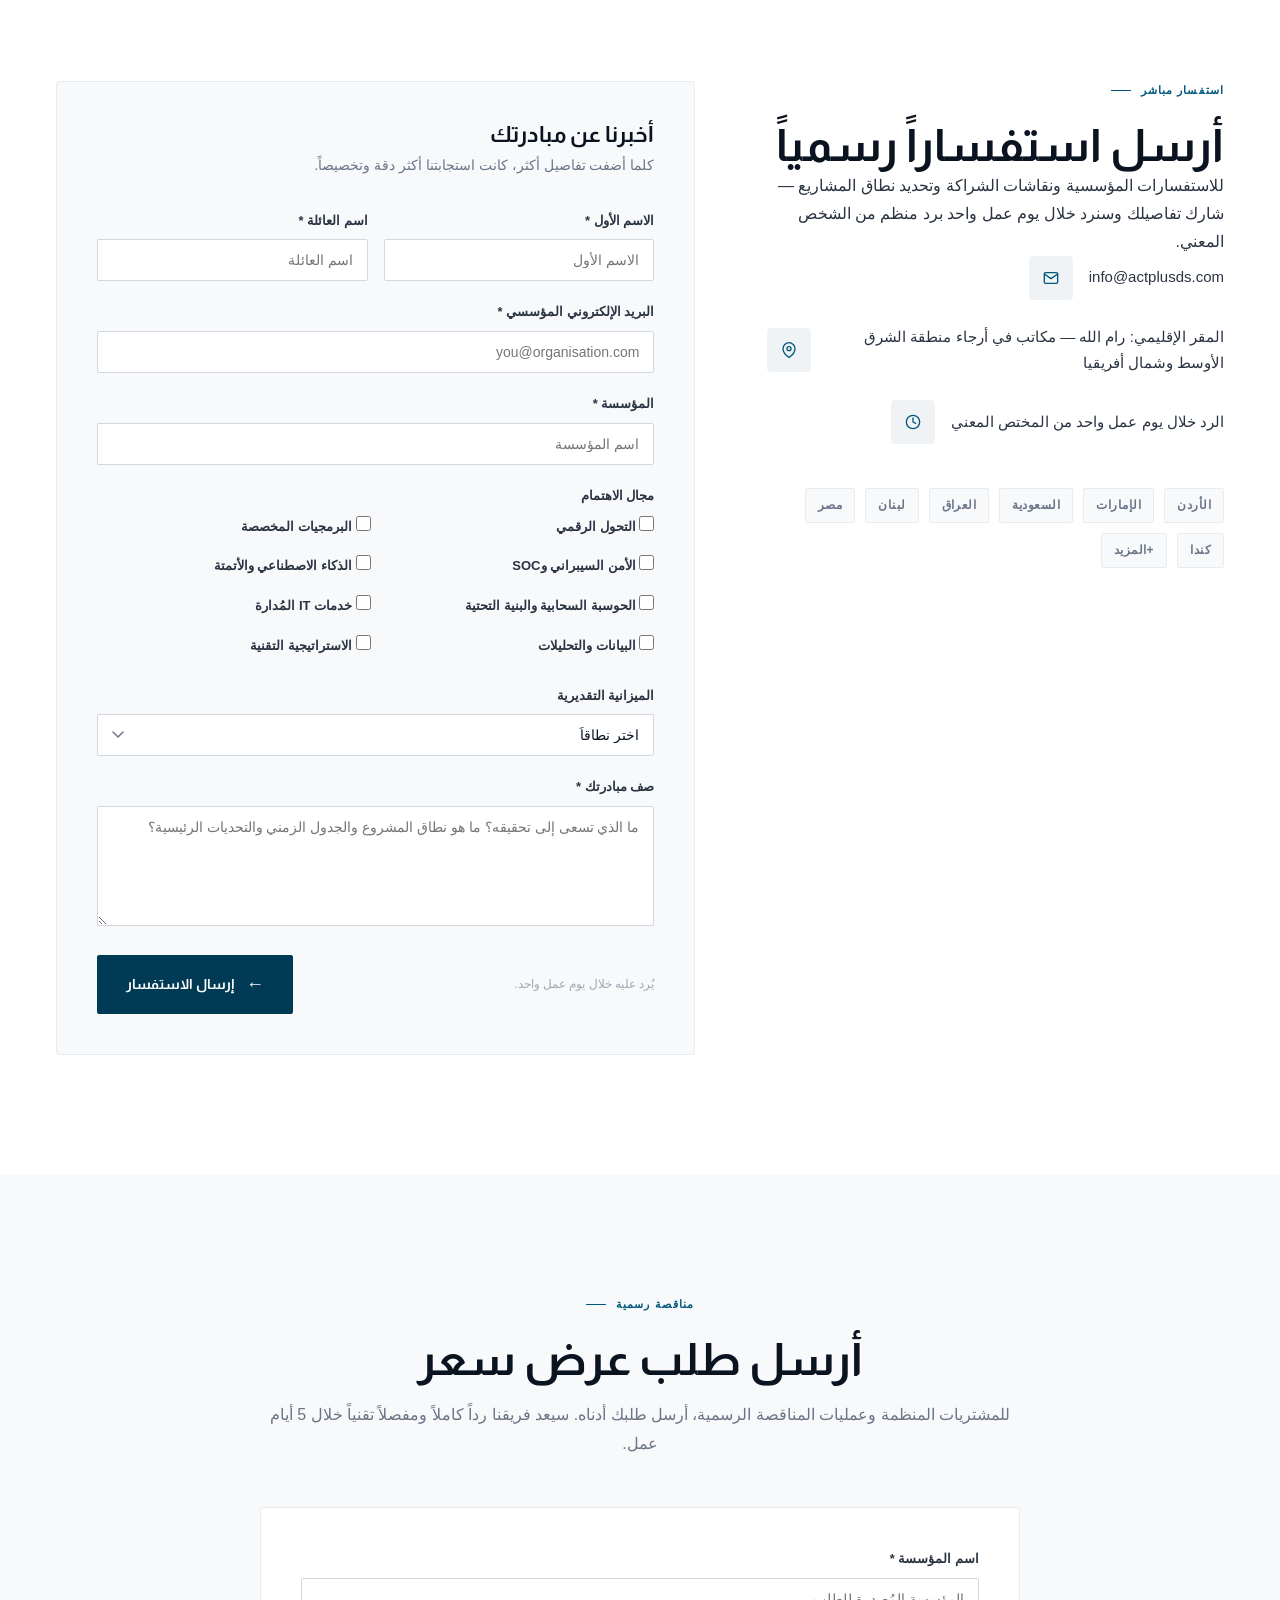
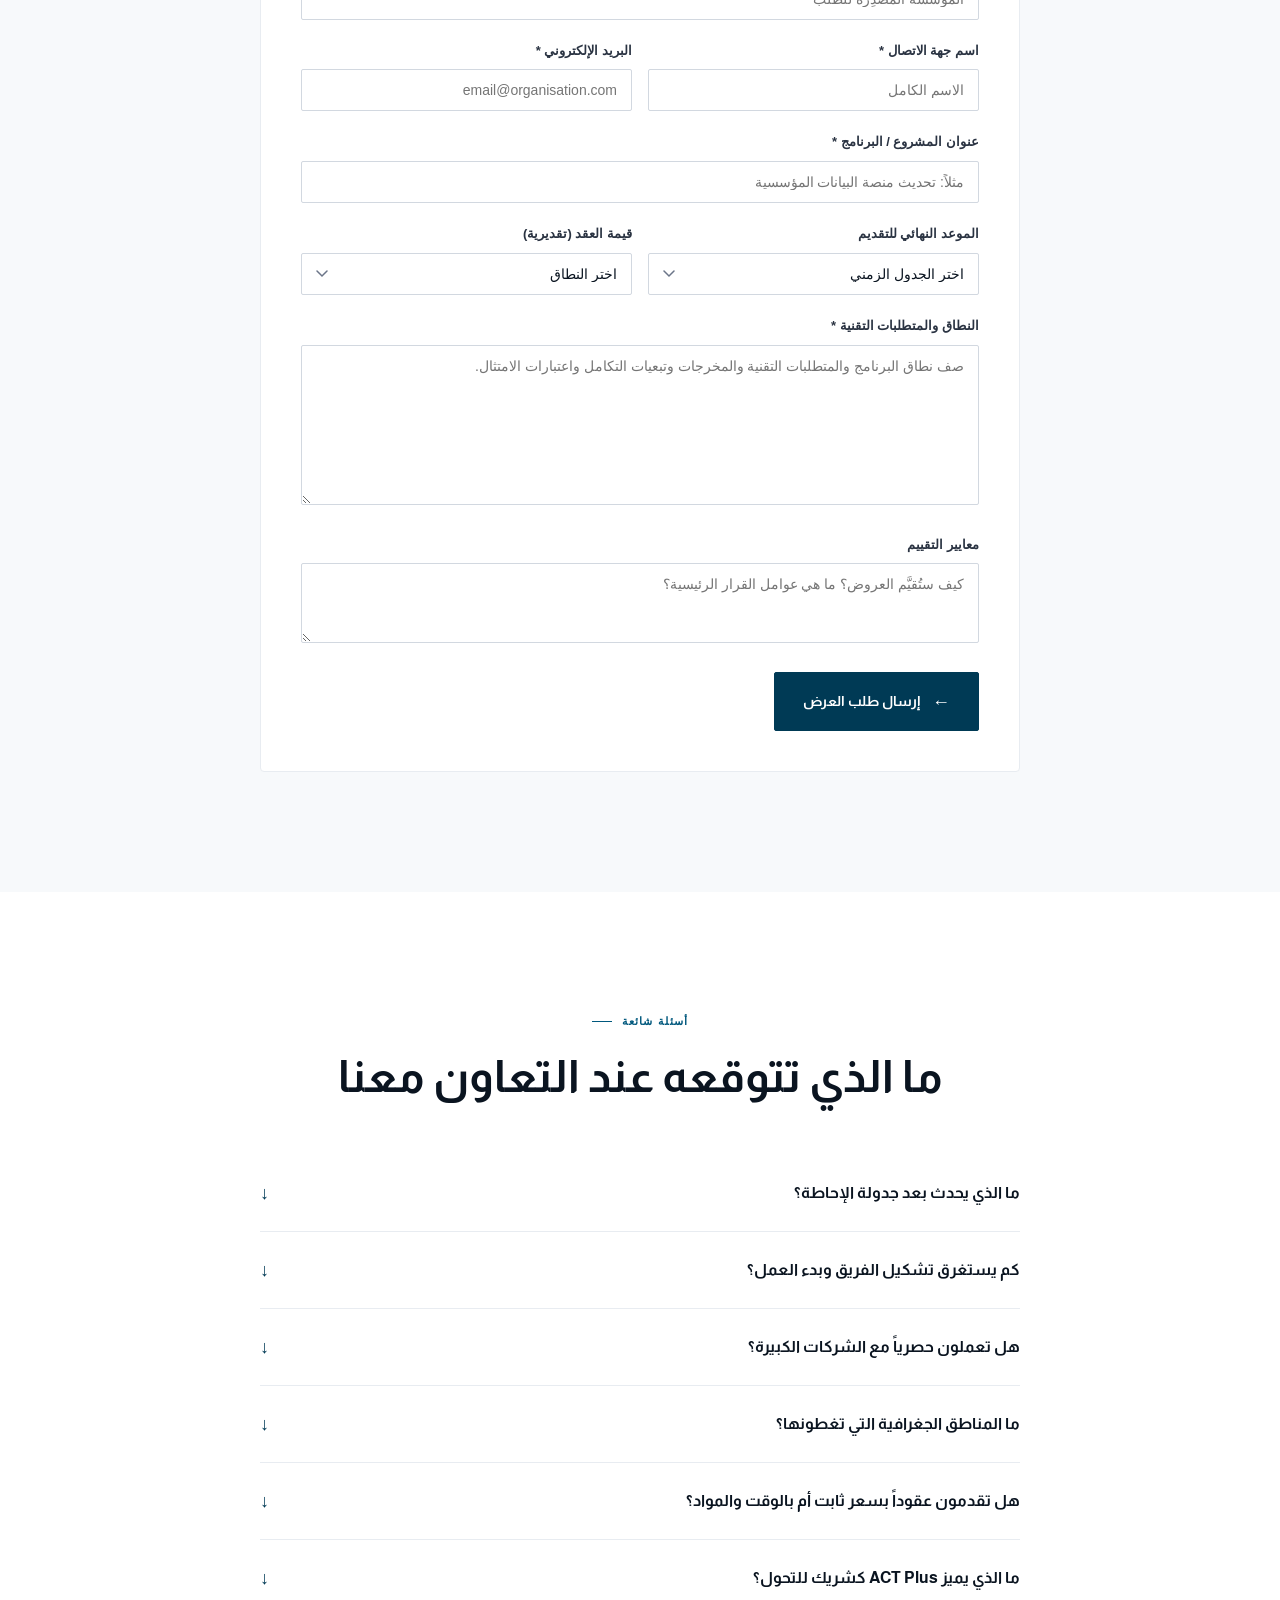
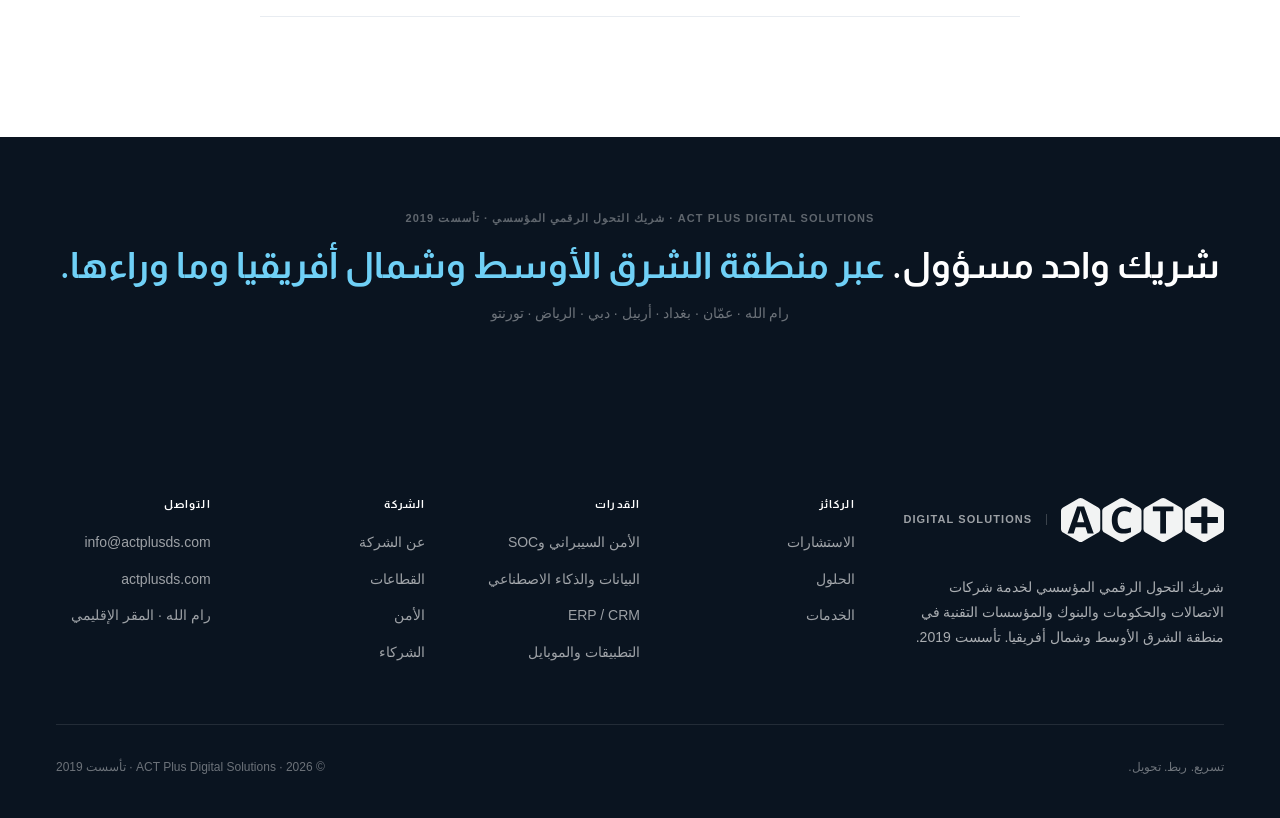
<file: ar/contact.html>
<!DOCTYPE html>
<html lang="ar" dir="rtl">
<head>
<meta charset="UTF-8" />
<meta name="viewport" content="width=device-width, initial-scale=1.0" />
<title>تواصل مع ACT Plus Digital Solutions — احجز جلسة إحاطة أو أرسل طلب عرض سعر</title>
<meta name="description" content="تواصل مع فريق ACT Plus Digital Solutions. احجز جلسة إحاطة تنفيذية أو أرسل طلب عرض سعر لبرنامج التحول الرقمي لمؤسستك." />
<meta name="author" content="ACT Plus Digital Solutions" />
<meta name="robots" content="index, follow" />
<link rel="canonical" href="https://actplusds.com/ar/contact.html" />
<link rel="alternate" hreflang="ar" href="https://actplusds.com/ar/contact.html" />
<link rel="alternate" hreflang="en" href="https://actplusds.com/contact.html" />
<meta property="og:type" content="website" />
<meta property="og:url" content="https://actplusds.com/ar/contact.html" />
<meta property="og:title" content="تواصل مع ACT Plus Digital Solutions" />
<meta property="og:description" content="احجز جلسة إحاطة تنفيذية أو أرسل طلب عرض سعر لمشروع التحول الرقمي لمؤسستك." />
<meta property="og:image" content="https://actplusds.com/assets/act-plus-logo.png" />
<meta property="og:site_name" content="ACT Plus Digital Solutions" />
<link rel="icon" type="image/png" href="../assets/mark-navy.png" />

<link rel="preconnect" href="https://fonts.googleapis.com" />
<link rel="preconnect" href="https://fonts.gstatic.com" crossorigin />
<link rel="stylesheet" href="https://fonts.googleapis.com/css2?family=IBM+Plex+Arabic:wght@300;400;500;600;700&family=Almarai:wght@300;400;700;800&display=swap" />

<script async src="https://www.googletagmanager.com/gtag/js?id=G-CXV0Z0S9R3"></script>
<script>
  window.dataLayer = window.dataLayer || [];
  function gtag(){dataLayer.push(arguments);}
  gtag('js', new Date());
  gtag('config', 'G-CXV0Z0S9R3');
</script>

<style>
:root {
  --deep-sea:    #003A55;
  --deep-sea-2:  #00587d;
  --majestic:    #177cac;
  --trust:       #0097c0;
  --innovate:    #6fd0f6;
  --midnight:    #0A1420;
  --ink:    #0A1420;
  --ink-2:  #2A3342;
  --ink-3:  #6B7588;
  --ink-4:  #A0A8B5;
  --line:   #E8ECF1;
  --line-2: #D2D8E0;
  --bg:     #FFFFFF;
  --bg-2:   #F7F9FB;
  --font-sans:    'IBM Plex Arabic', sans-serif;
  --font-display: 'Almarai', sans-serif;
  --max-w: 1360px;
  --gutter: 56px;
  --ease: cubic-bezier(0.22, 1, 0.36, 1);
}

* { box-sizing: border-box; margin: 0; padding: 0; }
html { scroll-behavior: smooth; }
body {
  background: var(--bg); color: var(--ink);
  font-family: var(--font-sans); font-size: 16px; line-height: 1.75;
  -webkit-font-smoothing: antialiased; overflow-x: hidden; font-weight: 400;
}
a { color: inherit; text-decoration: none; }
img { display: block; max-width: 100%; }
button { font: inherit; color: inherit; background: none; border: 0; cursor: pointer; }
::selection { background: var(--deep-sea); color: #fff; }

h1, h2, h3, h4, h5 {
  font-family: var(--font-display); color: var(--ink);
  line-height: 1.15; font-weight: 700;
}
h1 { font-size: clamp(40px, 5vw, 72px); font-weight: 800; line-height: 1.1; }
h2 { font-size: clamp(30px, 3.5vw, 52px); font-weight: 700; }
h3 { font-size: clamp(20px, 2vw, 28px); font-weight: 700; }
h4 { font-size: 17px; font-weight: 700; }
p { color: var(--ink-2); }

.eyebrow {
  font-size: 12px; font-weight: 600; letter-spacing: 0.08em;
  text-transform: uppercase; color: var(--deep-sea);
  display: inline-flex; align-items: center; gap: 12px;
  flex-direction: row-reverse;
}
.eyebrow::before { content: ''; width: 24px; height: 1px; background: var(--deep-sea); }

section { padding: 120px var(--gutter); }
.container { max-width: var(--max-w); margin: 0 auto; }

.btn {
  display: inline-flex; align-items: center; gap: 12px;
  padding: 16px 28px; font-size: 14px; font-weight: 700;
  font-family: var(--font-display);
  background: var(--deep-sea); color: #fff;
  border: 1px solid var(--deep-sea);
  white-space: nowrap; flex-shrink: 0;
  transition: all 280ms var(--ease); border-radius: 2px;
}
.btn:hover { background: var(--midnight); border-color: var(--midnight); }
.btn .ar { transition: transform 240ms var(--ease); font-size: 18px; line-height: 0; }
.btn:hover .ar { transform: translateX(-4px); }
.btn-light { background: transparent; color: #fff; border-color: rgba(255,255,255,0.35); }
.btn-light:hover { background: #fff; color: var(--deep-sea); border-color: #fff; }

.logo { display: inline-flex; align-items: center; gap: 14px; text-decoration: none; }
.logo-full { height: 36px; width: auto; display: block; }
.logo-wordmark {
  font-family: 'IBM Plex Arabic', sans-serif; font-size: 11px; font-weight: 600;
  letter-spacing: 0.1em; text-transform: uppercase; color: var(--ink-3);
  padding-right: 14px; border-right: 1px solid var(--line); line-height: 1; white-space: nowrap;
}
.logo-full--footer { height: 44px; filter: brightness(0) invert(1); opacity: 0.95; }
.logo-wordmark--footer { color: rgba(255,255,255,0.6); border-right-color: rgba(255,255,255,0.2); }

.nav {
  position: fixed; top: 0; inset-inline: 0; z-index: 100;
  padding: 22px var(--gutter);
  display: flex; align-items: center; justify-content: space-between;
  background: rgba(255,255,255,0.92);
  backdrop-filter: blur(14px) saturate(1.2);
  border-bottom: 1px solid transparent;
  transition: all 300ms var(--ease);
}
.nav.scrolled { border-bottom-color: var(--line); background: rgba(255,255,255,0.97); }
.nav-links { display: flex; align-items: center; gap: 36px; }
.nav-links a { font-size: 14px; color: var(--ink-2); font-weight: 500; padding: 4px 0; transition: color 200ms; }
.nav-links a:hover, .nav-links a.active { color: var(--deep-sea); }
.lang-toggle {
  font-size: 13px; font-weight: 600; color: var(--ink-3);
  border: 1px solid var(--line-2); padding: 6px 12px; border-radius: 2px;
  transition: all 200ms;
}
.lang-toggle:hover { color: var(--deep-sea); border-color: var(--deep-sea); }

.page-hero {
  min-height: 52vh; padding: 180px var(--gutter) 100px;
  background: var(--deep-sea); color: #fff;
  position: relative; overflow: hidden;
  display: flex; flex-direction: column; justify-content: flex-end;
}
.page-hero-bg { position: absolute; inset: 0; pointer-events: none; }
.page-hero-bg svg { width: 100%; height: 100%; }
.page-hero-hex {
  position: absolute; left: -120px; right: auto; top: 50%; transform: translateY(-50%);
  width: 600px; height: 693px;
  clip-path: polygon(50% 0%, 100% 25%, 100% 75%, 50% 100%, 0% 75%, 0% 25%);
  background: linear-gradient(135deg, rgba(23,124,172,0.3), rgba(0,88,125,0) 70%);
  border: 1px solid rgba(111,208,246,0.1);
}
.hero-content { max-width: var(--max-w); margin: 0 auto; width: 100%; position: relative; z-index: 2; }
.page-hero .eyebrow { color: var(--innovate); margin-bottom: 32px; }
.page-hero .eyebrow::before { background: var(--innovate); }
.page-hero h1 { color: #fff; max-width: 760px; }
.page-hero h1 em { font-style: normal; color: var(--innovate); }
.page-hero .sub { margin-top: 28px; font-size: 18px; line-height: 1.75; color: rgba(255,255,255,0.72); max-width: 540px; font-weight: 300; }

.proof { padding: 0; background: var(--bg); border-bottom: 1px solid var(--line); overflow: hidden; }
.proof-scroll-wrap { overflow: hidden; position: relative; }
.proof-scroll-wrap::before,
.proof-scroll-wrap::after {
  content: ''; position: absolute; top: 0; bottom: 0; width: 80px; z-index: 2; pointer-events: none;
}
.proof-scroll-wrap::before { right: 0; background: linear-gradient(to left, var(--bg), transparent); }
.proof-scroll-wrap::after { left: 0; background: linear-gradient(to right, var(--bg), transparent); }
.proof-track {
  display: flex; width: max-content; direction: ltr;
  animation: proofScroll 30s linear infinite;
}
.proof-track:hover { animation-play-state: paused; }
.proof-logo {
  height: 120px; width: 200px; flex-shrink: 0;
  display: flex; align-items: center; justify-content: center;
  padding: 24px 28px;
}
.proof-logo img { max-height: 64px; max-width: 140px; width: auto; object-fit: contain; filter: grayscale(1) opacity(0.55); transition: filter 300ms; }
.proof-logo:hover img { filter: grayscale(0) opacity(1); }
@keyframes proofScroll { 0% { transform: translateX(0); } 100% { transform: translateX(-50%); } }

.section-tag {
  font-size: 11px; font-weight: 700; letter-spacing: 0.1em; text-transform: uppercase;
  color: var(--deep-sea-2); margin-bottom: 20px; display: flex; align-items: center; gap: 10px;
  flex-direction: row-reverse; justify-content: flex-end;
}
.section-tag::before { content: ''; width: 20px; height: 1px; background: var(--deep-sea-2); }

.booking-layout {
  display: grid; grid-template-columns: 1fr 1.2fr; gap: 72px; align-items: start;
}
.booking-perks { display: flex; flex-direction: column; gap: 24px; margin-top: 40px; }
.booking-perk { display: flex; gap: 16px; align-items: flex-start; flex-direction: row-reverse; }
.perk-icon {
  width: 40px; height: 40px; flex-shrink: 0; border-radius: 4px;
  background: rgba(0,58,85,0.07);
  display: flex; align-items: center; justify-content: center;
}
.booking-perk h4 { font-size: 14px; font-weight: 700; color: var(--ink); margin-bottom: 4px; }
.booking-perk p { font-size: 13px; color: var(--ink-3); margin: 0; line-height: 1.65; }

.booking-card {
  background: var(--bg-2); border: 1px solid var(--line);
  border-radius: 4px; overflow: hidden;
}
.booking-card-header {
  background: var(--deep-sea); padding: 28px 32px;
  display: flex; align-items: center; gap: 14px; flex-direction: row-reverse;
}
.booking-card-header img { height: 32px; width: auto; filter: brightness(0) invert(1); opacity: 0.9; }
.booking-card-header span { font-family: var(--font-display); font-size: 14px; font-weight: 700; color: rgba(255,255,255,0.85); }
.booking-card-body { padding: 32px; }
.booking-stat-row { display: flex; gap: 0; margin: 28px 0; border: 1px solid var(--line); border-radius: 2px; overflow: hidden; }
.booking-stat { flex: 1; text-align: center; padding: 20px 12px; border-left: 1px solid var(--line); }
.booking-stat:last-child { border-left: 0; }
.booking-stat .val { font-family: var(--font-display); font-size: 22px; font-weight: 800; color: var(--deep-sea); }
.booking-stat .lbl { font-size: 10px; font-weight: 700; letter-spacing: 0.08em; text-transform: uppercase; color: var(--ink-4); margin-top: 4px; }
.booking-hint { font-size: 13px; color: var(--ink-4); text-align: center; margin-top: 12px; }

.contact-layout { display: grid; grid-template-columns: 1fr 1.4fr; gap: 72px; align-items: start; }
.contact-info h2 { margin-bottom: 20px; }
.contact-info .lede { font-size: 17px; line-height: 1.8; color: var(--ink-2); margin-bottom: 48px; }
.contact-detail { display: flex; gap: 16px; align-items: center; margin-bottom: 24px; flex-direction: row-reverse; justify-content: flex-end; }
.cd-icon {
  width: 44px; height: 44px; flex-shrink: 0; border-radius: 4px;
  background: rgba(0,58,85,0.06);
  display: flex; align-items: center; justify-content: center; font-size: 16px;
}
.contact-detail a, .contact-detail span { font-size: 15px; font-weight: 500; color: var(--ink-2); }
.contact-detail a:hover { color: var(--deep-sea); }
.geo-tags { display: flex; flex-wrap: wrap; gap: 10px; margin-top: 44px; }
.geo-tag {
  font-size: 12px; font-weight: 600; letter-spacing: 0.04em;
  color: var(--ink-3); background: var(--bg-2);
  border: 1px solid var(--line); padding: 6px 12px; border-radius: 2px;
}

.form-card { background: var(--bg-2); border: 1px solid var(--line); border-radius: 4px; padding: 40px; }
.form-card h3 { font-size: 22px; margin-bottom: 6px; }
.form-card .sub { font-size: 14px; color: var(--ink-3); margin-bottom: 32px; }
.form-row { display: grid; grid-template-columns: 1fr 1fr; gap: 16px; }
.form-group { margin-bottom: 20px; }
.form-group label { display: block; font-size: 13px; font-weight: 600; color: var(--ink-2); margin-bottom: 7px; }
.form-group input,
.form-group select,
.form-group textarea {
  width: 100%; padding: 12px 14px; font-size: 14px; font-family: var(--font-sans);
  color: var(--ink); background: var(--bg); border: 1px solid var(--line-2);
  border-radius: 2px; outline: none;
  transition: border-color 200ms; text-align: right;
}
.form-group input:focus,
.form-group select:focus,
.form-group textarea:focus { border-color: var(--deep-sea-2); }
.form-group textarea { min-height: 120px; resize: vertical; }
.form-group select { appearance: none; background-image: url("data:image/svg+xml,%3Csvg xmlns='http://www.w3.org/2000/svg' width='12' height='8' viewBox='0 0 12 8'%3E%3Cpath d='M1 1l5 5 5-5' stroke='%236B7588' stroke-width='1.5' fill='none' stroke-linecap='round'/%3E%3C/svg%3E"); background-repeat: no-repeat; background-position: left 14px center; padding-left: 36px; padding-right: 14px; }
.services-checks { display: grid; grid-template-columns: 1fr 1fr; gap: 10px; margin-top: 8px; }
.svc-check { display: flex; align-items: center; gap: 8px; font-size: 13px; color: var(--ink-2); cursor: pointer; flex-direction: row-reverse; justify-content: flex-end; }
.svc-check input[type=checkbox] { width: 15px; height: 15px; accent-color: var(--deep-sea); cursor: pointer; flex-shrink: 0; }
.form-footer { display: flex; align-items: center; justify-content: space-between; gap: 16px; margin-top: 8px; flex-wrap: wrap; flex-direction: row-reverse; }
.form-note { font-size: 12px; color: var(--ink-4); }

.form-success { display: none; text-align: center; padding: 48px 24px; }
.form-success .check-circle { width: 64px; height: 64px; border-radius: 50%; background: rgba(0,58,85,0.07); border: 1.5px solid var(--deep-sea-2); display: flex; align-items: center; justify-content: center; margin: 0 auto 20px; }
.form-success h4 { font-size: 20px; color: var(--ink); margin-bottom: 8px; }
.form-success p { font-size: 14px; color: var(--ink-3); line-height: 1.7; }
.form-success .hint { background: rgba(0,58,85,0.05); border: 1px solid rgba(0,58,85,0.12); border-radius: 2px; padding: 14px 16px; font-size: 13px; color: var(--ink-3); line-height: 1.65; margin-top: 20px; }
.form-success .hint a { color: var(--deep-sea); font-weight: 600; }

.rfp-card { background: var(--bg); border: 1px solid var(--line); border-radius: 4px; padding: 40px; }

.faq-wrap { max-width: 760px; margin: 52px auto 0; }
.faq-item { border-bottom: 1px solid var(--line); padding: 24px 0; }
.faq-q {
  font-family: var(--font-display); font-size: 16px; font-weight: 700;
  color: var(--ink); cursor: pointer;
  display: flex; justify-content: space-between; align-items: center; gap: 16px;
  flex-direction: row-reverse;
  user-select: none;
}
.faq-q .arrow { font-size: 18px; transition: transform 0.3s; color: var(--deep-sea); flex-shrink: 0; line-height: 1; }
.faq-a { font-size: 15px; color: var(--ink-3); line-height: 1.8; max-height: 0; overflow: hidden; transition: max-height 0.4s ease, margin-top 0.3s; }
.faq-item.open .faq-a { max-height: 300px; margin-top: 14px; }
.faq-item.open .faq-q .arrow { transform: rotate(180deg); }

.location-strip { background: var(--midnight); padding: 72px var(--gutter); text-align: center; }
.location-strip .ls-meta { font-size: 11px; font-weight: 700; letter-spacing: 0.1em; text-transform: uppercase; color: rgba(255,255,255,0.35); margin-bottom: 16px; }
.location-strip .ls-tagline { font-family: var(--font-display); font-size: clamp(22px, 3vw, 36px); font-weight: 700; color: #fff; line-height: 1.2; }
.location-strip .ls-tagline em { font-style: normal; color: var(--innovate); }
.location-strip .ls-sub { font-size: 14px; color: rgba(255,255,255,0.4); margin-top: 14px; }

.footer { background: var(--midnight); color: rgba(255,255,255,0.7); padding: 100px var(--gutter) 40px; }
.footer-grid { max-width: var(--max-w); margin: 0 auto; display: grid; grid-template-columns: 2fr 1fr 1fr 1fr 1fr; gap: 60px; padding-bottom: 60px; border-bottom: 1px solid rgba(255,255,255,0.1); }
.footer h5 { font-size: 11px; font-weight: 700; letter-spacing: 0.1em; text-transform: uppercase; color: #fff; margin-bottom: 20px; }
.footer ul { list-style: none; display: flex; flex-direction: column; gap: 12px; }
.footer ul a, .footer ul li { font-size: 14px; color: rgba(255,255,255,0.6); }
.footer ul a:hover { color: var(--innovate); }
.footer-brand p { font-size: 14px; margin-top: 24px; max-width: 340px; line-height: 1.8; color: rgba(255,255,255,0.65); }
.footer-bottom { max-width: var(--max-w); margin: 32px auto 0; display: flex; justify-content: space-between; align-items: center; font-size: 12px; color: rgba(255,255,255,0.4); }

@media (max-width: 1100px) { .footer-grid { grid-template-columns: 2fr 1fr 1fr; } }
/* MOBILE NAV */
.hamburger { display: none; flex-direction: column; gap: 5px; cursor: pointer; padding: 8px; border: none; background: none; }
.hamburger span { display: block; width: 22px; height: 2px; background: var(--ink); border-radius: 1px; transition: transform 250ms, opacity 250ms; }
.hamburger.open span:nth-child(1) { transform: translateY(7px) rotate(45deg); }
.hamburger.open span:nth-child(2) { opacity: 0; }
.hamburger.open span:nth-child(3) { transform: translateY(-7px) rotate(-45deg); }
.mobile-menu { display: none; position: fixed; inset: 0; z-index: 99; background: #fff; flex-direction: column; padding: 88px 28px 40px; overflow-y: auto; }
.mobile-menu.open { display: flex; }
.mobile-menu .mm-link { font-family: var(--font-display); font-size: 20px; font-weight: 600; color: var(--ink); padding: 18px 0; border-bottom: 1px solid var(--line); display: block; text-decoration: none; }
.mobile-menu .mm-footer { margin-top: 32px; display: flex; flex-direction: column; gap: 14px; }
@media (max-width: 880px) {
  :root { --gutter: 24px; }
  section { padding: 80px 24px; }
  .booking-layout, .contact-layout { grid-template-columns: 1fr; gap: 48px; }
  .nav-links { display: none; }
  .nav .lang-toggle { display: none; }
  .hamburger { display: flex; }
  .footer-grid { grid-template-columns: 1fr 1fr; }
}
@media (max-width: 640px) {
  .form-row, .services-checks { grid-template-columns: 1fr; }
}
</style>
</head>
<body>

<!-- NAV -->
<nav class="nav" id="nav">
  <a href="../contact.html" class="lang-toggle">EN</a>
  <div class="nav-links">
    <a href="../index.html#intro">عن الشركة</a>
    <a href="../index.html#pillars">خبراتنا</a>
    <a href="../index.html#industries">القطاعات</a>
    <a href="../index.html#soc">الأمن</a>
    <a href="../partners.html">الشركاء</a>
    <a href="contact.html" class="active">تواصل معنا</a>
  </div>
  <a href="../index.html" class="logo" aria-label="ACT Plus Digital Solutions">
    <img src="../assets/act-logo-dark.svg" alt="ACT Plus" class="logo-full" />
    <span class="logo-wordmark">Digital Solutions</span>
  </a>
  <button class="hamburger" id="hamburger" aria-label="فتح القائمة" aria-expanded="false"><span></span><span></span><span></span></button>
</nav>
<div class="mobile-menu" id="mobile-menu">
  <a href="../index.html#intro" class="mm-link">عن الشركة</a>
  <a href="../index.html#pillars" class="mm-link">خبراتنا</a>
  <a href="../index.html#industries" class="mm-link">القطاعات</a>
  <a href="../index.html#soc" class="mm-link">الأمن</a>
  <a href="../partners.html" class="mm-link">الشركاء</a>
  <a href="contact.html" class="mm-link">تواصل معنا</a>
  <div class="mm-footer">
    <a href="../contact.html" class="lang-toggle">EN</a>
    <a href="#book" class="btn"><span>احجز استشارة</span><span class="ar">←</span></a>
  </div>
</div>

<!-- HERO -->
<section class="page-hero">
  <div class="page-hero-bg">
    <svg viewBox="0 0 1600 600" preserveAspectRatio="xMidYMid slice" width="100%" height="100%">
      <defs>
        <pattern id="hg" x="0" y="0" width="120" height="138" patternUnits="userSpaceOnUse">
          <polygon points="60,0 120,34.5 120,103.5 60,138 0,103.5 0,34.5" fill="none" stroke="rgba(111,208,246,0.06)" stroke-width="0.6"/>
        </pattern>
      </defs>
      <rect width="1600" height="600" fill="url(#hg)"/>
    </svg>
  </div>
  <div class="page-hero-hex"></div>
  <div class="hero-content">
    <div class="eyebrow">تواصل معنا</div>
    <h1>الوضوح قبل الالتزام.<br><em>حوار يكسب ثقتك.</em></h1>
    <p class="sub">نتعامل مع صانعي القرار في المؤسسات عند نقطة النية الاستراتيجية — وليس فقط في مرحلة طرح العروض. أخبرنا بمرحلة تحولك الرقمي وسنرسم معك طريقاً واضحاً للأمام.</p>
  </div>
</section>

<!-- PROOF STRIP -->
<div class="proof">
  <div class="proof-scroll-wrap">
    <div class="proof-track">
      <div class="proof-logo"><img src="../assets/clients/1.%20Paltel.png" alt="Paltel" loading="lazy"></div>
      <div class="proof-logo"><img src="../assets/clients/2.%20Jawwal.png" alt="Jawwal" loading="lazy"></div>
      <div class="proof-logo"><img src="../assets/clients/3.%20Reach.png" alt="Reach" loading="lazy"></div>
      <div class="proof-logo"><img src="../assets/clients/4.%20State%20of%20Palestine.png" alt="State of Palestine" loading="lazy"></div>
      <div class="proof-logo"><img src="../assets/clients/5.%20Palestinian%20Central%20Bureau%20of%20Statistics.png" alt="PCBS" loading="lazy"></div>
      <div class="proof-logo"><img src="../assets/clients/21.%20MTIT.png" alt="MTIT" loading="lazy"></div>
      <div class="proof-logo"><img src="../assets/clients/7.%20Palestine%20Monetary%20Authority.png" alt="Palestine Monetary Authority" loading="lazy"></div>
      <div class="proof-logo"><img src="../assets/clients/8.%20The%20World%20Bank.png" alt="World Bank" loading="lazy"></div>
      <div class="proof-logo"><img src="../assets/clients/9.%20Bank%20of%20Palestine.png" alt="Bank of Palestine" loading="lazy"></div>
      <div class="proof-logo"><img src="../assets/clients/12.%20AlQuds%20Pharmaceuticals%20Group.png" alt="AlQuds Pharmaceuticals" loading="lazy"></div>
      <div class="proof-logo"><img src="../assets/clients/13.%20GIZ.png" alt="GIZ" loading="lazy"></div>
      <div class="proof-logo"><img src="../assets/clients/14.%20Munib%20%26%20Angels%20Masri%20Foundation.png" alt="Munib &amp; Angela Masri Foundation" loading="lazy"></div>
      <div class="proof-logo"><img src="../assets/clients/16.%20BK%20Plus%20Europe.png" alt="BK Plus Europe" loading="lazy"></div>
      <div class="proof-logo"><img src="../assets/clients/17.%20Zain-logo.png" alt="Zain" loading="lazy"></div>
      <div class="proof-logo"><img src="../assets/clients/18.%20itisaluna.png" alt="Itisaluna" loading="lazy"></div>
      <div class="proof-logo"><img src="../assets/clients/19.%20Newroz.png" alt="Newroz Telecom" loading="lazy"></div>
      <div class="proof-logo"><img src="../assets/clients/20.%20Pharmacare.png" alt="Pharmacare" loading="lazy"></div>
      <div class="proof-logo"><img src="../assets/clients/21.%20Sidata.png" alt="Sidata" loading="lazy"></div>
      <div class="proof-logo"><img src="../assets/clients/22.%20Tech%20Trendy.png" alt="Tech Trendy" loading="lazy"></div>
      <!-- duplicate -->
      <div class="proof-logo"><img src="../assets/clients/1.%20Paltel.png" alt="" loading="lazy"></div>
      <div class="proof-logo"><img src="../assets/clients/2.%20Jawwal.png" alt="" loading="lazy"></div>
      <div class="proof-logo"><img src="../assets/clients/3.%20Reach.png" alt="" loading="lazy"></div>
      <div class="proof-logo"><img src="../assets/clients/4.%20State%20of%20Palestine.png" alt="" loading="lazy"></div>
      <div class="proof-logo"><img src="../assets/clients/5.%20Palestinian%20Central%20Bureau%20of%20Statistics.png" alt="" loading="lazy"></div>
      <div class="proof-logo"><img src="../assets/clients/21.%20MTIT.png" alt="" loading="lazy"></div>
      <div class="proof-logo"><img src="../assets/clients/7.%20Palestine%20Monetary%20Authority.png" alt="" loading="lazy"></div>
      <div class="proof-logo"><img src="../assets/clients/8.%20The%20World%20Bank.png" alt="" loading="lazy"></div>
      <div class="proof-logo"><img src="../assets/clients/9.%20Bank%20of%20Palestine.png" alt="" loading="lazy"></div>
      <div class="proof-logo"><img src="../assets/clients/12.%20AlQuds%20Pharmaceuticals%20Group.png" alt="" loading="lazy"></div>
      <div class="proof-logo"><img src="../assets/clients/13.%20GIZ.png" alt="" loading="lazy"></div>
      <div class="proof-logo"><img src="../assets/clients/14.%20Munib%20%26%20Angels%20Masri%20Foundation.png" alt="" loading="lazy"></div>
      <div class="proof-logo"><img src="../assets/clients/16.%20BK%20Plus%20Europe.png" alt="" loading="lazy"></div>
      <div class="proof-logo"><img src="../assets/clients/17.%20Zain-logo.png" alt="" loading="lazy"></div>
      <div class="proof-logo"><img src="../assets/clients/18.%20itisaluna.png" alt="" loading="lazy"></div>
      <div class="proof-logo"><img src="../assets/clients/19.%20Newroz.png" alt="" loading="lazy"></div>
      <div class="proof-logo"><img src="../assets/clients/20.%20Pharmacare.png" alt="" loading="lazy"></div>
      <div class="proof-logo"><img src="../assets/clients/21.%20Sidata.png" alt="" loading="lazy"></div>
      <div class="proof-logo"><img src="../assets/clients/22.%20Tech%20Trendy.png" alt="" loading="lazy"></div>
    </div>
  </div>
</div>

<!-- BOOK A BRIEFING -->
<section style="background: var(--bg-2);" id="book">
  <div class="container">
    <div class="booking-layout">
      <div>
        <div class="section-tag">إحاطة تنفيذية</div>
        <h2>احجز جلسة إحاطة<br>لقيادتك التنفيذية</h2>
        <p style="margin-top:20px;font-size:16px;line-height:1.8;color:var(--ink-2);">جلسة مدتها 45 دقيقة مع فريقنا التنفيذي — مصممة لتمنحك صورة واضحة وموضوعية عن أسلوب ACT Plus في معالجة تحديات مجالك. نأتي مستعدين بدراسات حالة ذات صلة وأدلة موضوعية على قدراتنا وتقييم صريح لما يمكننا تقديمه.</p>
        <div class="booking-perks">
          <div class="booking-perk">
            <div class="perk-icon"><svg width="18" height="18" viewBox="0 0 24 24" fill="none" stroke="var(--deep-sea-2)" stroke-width="2" stroke-linecap="round" stroke-linejoin="round"><circle cx="12" cy="12" r="10"/><circle cx="12" cy="12" r="6"/><circle cx="12" cy="12" r="2"/></svg></div>
            <div><h4>مُصممة وفق سياقك الاستراتيجي</h4><p>ندرس قطاعك وحجمك وتحدياتك قبل الجلسة — لضمان أن تُنفَق كل دقيقة في الصميم.</p></div>
          </div>
          <div class="booking-perk">
            <div class="perk-icon"><svg width="18" height="18" viewBox="0 0 24 24" fill="none" stroke="var(--deep-sea-2)" stroke-width="2" stroke-linecap="round" stroke-linejoin="round"><line x1="9" y1="18" x2="15" y2="18"/><line x1="10" y1="22" x2="14" y2="22"/><path d="M12 2a7 7 0 0 1 7 7c0 3-2 5-3 6H8c-1-1-3-3-3-6a7 7 0 0 1 7-7z"/></svg></div>
            <div><h4>يقودها أصحاب القرار مباشرة</h4><p>تتحدث مباشرة مع قياداتنا — لا مديري حسابات. الحضور في الجلسة هم أنفسهم من سيملكون مشروعك.</p></div>
          </div>
          <div class="booking-perk">
            <div class="perk-icon"><svg width="18" height="18" viewBox="0 0 24 24" fill="none" stroke="var(--deep-sea-2)" stroke-width="2" stroke-linecap="round" stroke-linejoin="round"><circle cx="12" cy="12" r="10"/><polyline points="12 6 12 12 16 14"/></svg></div>
            <div><h4>موجهة نحو النتائج منذ الدقيقة الأولى</h4><p>نحدد هدف الجلسة مسبقاً. ستغادر بملخص موثق وخطوة تالية موصى بها — دائماً.</p></div>
          </div>
          <div class="booking-perk">
            <div class="perk-icon"><svg width="18" height="18" viewBox="0 0 24 24" fill="none" stroke="var(--deep-sea-2)" stroke-width="2" stroke-linecap="round" stroke-linejoin="round"><circle cx="12" cy="12" r="10"/><line x1="2" y1="12" x2="22" y2="12"/><path d="M12 2a15.3 15.3 0 0 1 4 10 15.3 15.3 0 0 1-4 10 15.3 15.3 0 0 1-4-10 15.3 15.3 0 0 1 4-10z"/></svg></div>
            <div><h4>متاحة عبر جميع المناطق الزمنية</h4><p>مع مكاتب وفرق في أرجاء المنطقة، نتكيف مع جدولك — حضورياً أو عن بُعد.</p></div>
          </div>
        </div>
      </div>
      <div class="booking-card">
        <div class="booking-card-header">
          <span>جدولة إحاطة &middot; 45 دقيقة</span>
          <img src="../assets/act-logo.svg" alt="ACT Plus" />
        </div>
        <div class="booking-card-body">
          <p style="font-family:var(--font-display);font-size:18px;font-weight:700;color:var(--ink);line-height:1.45;margin-bottom:6px;">معظم التعاملات تبدأ بمحادثة واحدة<br>مُنظمة وهادفة.</p>
          <p style="font-size:14px;color:var(--ink-3);line-height:1.7;">لا عروض تقديمية مسبقة الصنع. لا خطاب مبيعات عام. نقاش مباشر ومستنير حول أولويات تحولك الرقمي وموقعنا منها.</p>
          <div class="booking-stat-row">
            <div class="booking-stat"><div class="val">+50</div><div class="lbl">مشروع منجز</div></div>
            <div class="booking-stat"><div class="val">+15</div><div class="lbl">دولة</div></div>
            <div class="booking-stat"><div class="val">24h</div><div class="lbl">وقت الاستجابة</div></div>
          </div>
          <a href="https://calendar.app.google/iimx72oQiLnDs8EJ9" target="_blank" rel="noopener noreferrer" class="btn" style="width:100%;justify-content:center;">
            <span class="ar">←</span><span>جدوِل إحاطتك</span>
          </a>
          <p class="booking-hint">يفتح Google Calendar &middot; اختر الوقت المناسب</p>
          <p style="font-size:13px;color:var(--ink-4);text-align:center;margin-top:20px;">تفضل التواصل المباشر؟ <a href="mailto:info@actplusds.com" style="color:var(--deep-sea);font-weight:600;">info@actplusds.com</a></p>
        </div>
      </div>
    </div>
  </div>
</section>

<!-- CONTACT FORM -->
<section style="background: var(--bg);" id="contact">
  <div class="container">
    <div class="contact-layout">
      <div>
        <div class="section-tag">استفسار مباشر</div>
        <h2>أرسل استفساراً رسمياً</h2>
        <p class="lede">للاستفسارات المؤسسية ونقاشات الشراكة وتحديد نطاق المشاريع — شارك تفاصيلك وسنرد خلال يوم عمل واحد برد منظم من الشخص المعني.</p>
        <div class="contact-detail">
          <div class="cd-icon"><svg width="16" height="16" viewBox="0 0 24 24" fill="none" stroke="var(--deep-sea-2)" stroke-width="2" stroke-linecap="round" stroke-linejoin="round"><path d="M4 4h16c1.1 0 2 .9 2 2v12c0 1.1-.9 2-2 2H4c-1.1 0-2-.9-2-2V6c0-1.1.9-2 2-2z"/><polyline points="22,6 12,13 2,6"/></svg></div>
          <a href="mailto:info@actplusds.com">info@actplusds.com</a>
        </div>
        <div class="contact-detail">
          <div class="cd-icon"><svg width="16" height="16" viewBox="0 0 24 24" fill="none" stroke="var(--deep-sea-2)" stroke-width="2" stroke-linecap="round" stroke-linejoin="round"><path d="M21 10c0 7-9 13-9 13s-9-6-9-13a9 9 0 0 1 18 0z"/><circle cx="12" cy="10" r="3"/></svg></div>
          <span>المقر الإقليمي: رام الله — مكاتب في أرجاء منطقة الشرق الأوسط وشمال أفريقيا</span>
        </div>
        <div class="contact-detail">
          <div class="cd-icon"><svg width="16" height="16" viewBox="0 0 24 24" fill="none" stroke="var(--deep-sea-2)" stroke-width="2" stroke-linecap="round" stroke-linejoin="round"><circle cx="12" cy="12" r="10"/><polyline points="12 6 12 12 16 14"/></svg></div>
          <span>الرد خلال يوم عمل واحد من المختص المعني</span>
        </div>
        <div class="geo-tags">
          <span class="geo-tag">الأردن</span>
          <span class="geo-tag">الإمارات</span>
          <span class="geo-tag">السعودية</span>
          <span class="geo-tag">العراق</span>
          <span class="geo-tag">لبنان</span>
          <span class="geo-tag">مصر</span>
          <span class="geo-tag">كندا</span>
          <span class="geo-tag">+المزيد</span>
        </div>
      </div>
      <div class="form-card">
        <h3>أخبرنا عن مبادرتك</h3>
        <p class="sub">كلما أضفت تفاصيل أكثر، كانت استجابتنا أكثر دقة وتخصيصاً.</p>
        <div class="form-success" id="form-success">
          <div class="check-circle"><svg width="28" height="28" viewBox="0 0 24 24" fill="none" stroke="var(--deep-sea)" stroke-width="2.5" stroke-linecap="round" stroke-linejoin="round"><polyline points="20 6 9 17 4 12"/></svg></div>
          <h4>تم استلام استفسارك</h4>
          <p>وصلتنا رسالتك. سيتواصل معك أحد أعضاء فريقنا خلال <strong>يوم عمل واحد.</strong></p>
          <div class="hint">في غضون ذلك، يمكنك <a href="#book">جدولة إحاطة</a> أو التواصل معنا مباشرة على <a href="mailto:info@actplusds.com">info@actplusds.com</a></div>
        </div>
        <form id="contact-form" action="https://formspree.io/f/xrerzepn" method="POST">
          <input type="hidden" name="_next" value="https://actplusds.com/ar/contact.html?success=contact" />
          <div class="form-row">
            <div class="form-group"><label>الاسم الأول *</label><input type="text" name="first_name" required placeholder="الاسم الأول" /></div>
            <div class="form-group"><label>اسم العائلة *</label><input type="text" name="last_name" placeholder="اسم العائلة" /></div>
          </div>
          <div class="form-group"><label>البريد الإلكتروني المؤسسي *</label><input type="email" name="email" required placeholder="you@organisation.com" /></div>
          <div class="form-group"><label>المؤسسة *</label><input type="text" name="company" required placeholder="اسم المؤسسة" /></div>
          <div class="form-group">
            <label>مجال الاهتمام</label>
            <div class="services-checks">
              <label class="svc-check"><input type="checkbox" name="service" value="التحول الرقمي" /> التحول الرقمي</label>
              <label class="svc-check"><input type="checkbox" name="service" value="البرمجيات المخصصة" /> البرمجيات المخصصة</label>
              <label class="svc-check"><input type="checkbox" name="service" value="الأمن السيبراني وSOC" /> الأمن السيبراني وSOC</label>
              <label class="svc-check"><input type="checkbox" name="service" value="الذكاء الاصطناعي والأتمتة" /> الذكاء الاصطناعي والأتمتة</label>
              <label class="svc-check"><input type="checkbox" name="service" value="الحوسبة السحابية والبنية التحتية" /> الحوسبة السحابية والبنية التحتية</label>
              <label class="svc-check"><input type="checkbox" name="service" value="خدمات IT المُدارة" /> خدمات IT المُدارة</label>
              <label class="svc-check"><input type="checkbox" name="service" value="البيانات والتحليلات" /> البيانات والتحليلات</label>
              <label class="svc-check"><input type="checkbox" name="service" value="الاستراتيجية التقنية" /> الاستراتيجية التقنية</label>
            </div>
          </div>
          <div class="form-group"><label>الميزانية التقديرية</label><select name="budget"><option value="">اختر نطاقاً</option><option>أقل من 50,000$</option><option>50,000$ – 150,000$</option><option>150,000$ – 500,000$</option><option>500,000$+</option><option>يُحدد لاحقاً</option></select></div>
          <div class="form-group"><label>صف مبادرتك *</label><textarea name="message" required placeholder="ما الذي تسعى إلى تحقيقه؟ ما هو نطاق المشروع والجدول الزمني والتحديات الرئيسية؟"></textarea></div>
          <div class="form-footer">
            <button type="submit" class="btn"><span class="ar">←</span><span>إرسال الاستفسار</span></button>
            <p class="form-note">يُرد عليه خلال يوم عمل واحد.</p>
          </div>
        </form>
      </div>
    </div>
  </div>
</section>

<!-- RFP -->
<section style="background: var(--bg-2);" id="rfp">
  <div class="container">
    <div style="max-width:760px;margin:0 auto;">
      <div style="text-align:center;margin-bottom:48px;">
        <div class="section-tag" style="justify-content:center;">مناقصة رسمية</div>
        <h2>أرسل طلب عرض سعر</h2>
        <p style="margin-top:16px;font-size:16px;color:var(--ink-3);line-height:1.8;">للمشتريات المنظمة وعمليات المناقصة الرسمية، أرسل طلبك أدناه. سيعد فريقنا رداً كاملاً ومفصلاً تقنياً خلال 5 أيام عمل.</p>
      </div>
      <div class="rfp-card">
        <div class="form-success" id="rfp-success">
          <div class="check-circle"><svg width="28" height="28" viewBox="0 0 24 24" fill="none" stroke="var(--deep-sea)" stroke-width="2.5" stroke-linecap="round" stroke-linejoin="round"><path d="M14 2H6a2 2 0 0 0-2 2v16a2 2 0 0 0 2 2h12a2 2 0 0 0 2-2V8z"/><polyline points="14 2 14 8 20 8"/><polyline points="9 15 11 17 15 13"/></svg></div>
          <h4>تم استلام طلب العرض</h4>
          <p>وصلنا ملف مشروعك. سنقدم رداً تفصيلياً خلال <strong>5 أيام عمل.</strong></p>
          <div class="hint">بحاجة لمناقشة النطاق قبل ذلك؟ <a href="#book">جدوِل إحاطة</a> أو تواصل على <a href="mailto:info@actplusds.com">info@actplusds.com</a></div>
        </div>
        <form id="rfp-form" action="https://formspree.io/f/mjgjbgwk" method="POST">
          <input type="hidden" name="_next" value="https://actplusds.com/ar/contact.html?success=rfp" />
          <div class="form-group"><label>اسم المؤسسة *</label><input type="text" name="organization" required placeholder="المؤسسة المُصدِرة للطلب" /></div>
          <div class="form-row">
            <div class="form-group"><label>اسم جهة الاتصال *</label><input type="text" name="contact_name" required placeholder="الاسم الكامل" /></div>
            <div class="form-group"><label>البريد الإلكتروني *</label><input type="email" name="email" required placeholder="email@organisation.com" /></div>
          </div>
          <div class="form-group"><label>عنوان المشروع / البرنامج *</label><input type="text" name="project_title" required placeholder="مثلاً: تحديث منصة البيانات المؤسسية" /></div>
          <div class="form-row">
            <div class="form-group"><label>الموعد النهائي للتقديم</label><select name="timeline"><option value="">اختر الجدول الزمني</option><option>فوري / عاجل</option><option>خلال شهر</option><option>1–3 أشهر</option><option>3–6 أشهر</option><option>6–12 شهراً</option><option>+12 شهراً</option></select></div>
            <div class="form-group"><label>قيمة العقد (تقديرية)</label><select name="budget"><option value="">اختر النطاق</option><option>50,000$ – 150,000$</option><option>150,000$ – 500,000$</option><option>500,000$ – 1,000,000$</option><option>+1,000,000$</option></select></div>
          </div>
          <div class="form-group"><label>النطاق والمتطلبات التقنية *</label><textarea name="scope" required style="min-height:160px;" placeholder="صف نطاق البرنامج والمتطلبات التقنية والمخرجات وتبعيات التكامل واعتبارات الامتثال."></textarea></div>
          <div class="form-group"><label>معايير التقييم</label><textarea name="criteria" style="min-height:80px;" placeholder="كيف ستُقيَّم العروض؟ ما هي عوامل القرار الرئيسية؟"></textarea></div>
          <div style="display:flex;justify-content:flex-start;margin-top:8px;">
            <button type="submit" class="btn"><span class="ar">←</span><span>إرسال طلب العرض</span></button>
          </div>
        </form>
      </div>
    </div>
  </div>
</section>

<!-- FAQ -->
<section style="background: var(--bg);">
  <div class="container">
    <div style="text-align:center;">
      <div class="section-tag" style="justify-content:center;">أسئلة شائعة</div>
      <h2>ما الذي تتوقعه عند التعاون معنا</h2>
    </div>
    <div class="faq-wrap">
      <div class="faq-item">
        <div class="faq-q"><span class="arrow">↓</span><span>ما الذي يحدث بعد جدولة الإحاطة؟</span></div>
        <div class="faq-a">ستصلك رسالة تأكيد بالتقويم مع استبيان قصير قبل الجلسة. يتيح لنا ذلك الحضور مستعدين. الجلسة نفسها مدتها 45 دقيقة — منظمة وذات مضمون، مركزة كلياً على سياقك.</div>
      </div>
      <div class="faq-item">
        <div class="faq-q"><span class="arrow">↓</span><span>كم يستغرق تشكيل الفريق وبدء العمل؟</span></div>
        <div class="faq-a">للمشاريع المحددة النطاق، نبدأ عادةً خلال 1–2 أسبوع من توقيع الاتفاقية. لتعزيز الفرق وتضمين المختصين، غالباً ما يمكننا الإعداد خلال أيام، مع مراعاة متطلبات الأمن والإعداد.</div>
      </div>
      <div class="faq-item">
        <div class="faq-q"><span class="arrow">↓</span><span>هل تعملون حصرياً مع الشركات الكبيرة؟</span></div>
        <div class="faq-a">تركيزنا الأساسي على المؤسسات الكبيرة وجهات القطاع العام. نعمل أيضاً مع شركات التقنية عالية النمو والجهات الحكومية. يُحدد نطاق التعاون بناءً على التعقيد والتوافق الاستراتيجي.</div>
      </div>
      <div class="faq-item">
        <div class="faq-q"><span class="arrow">↓</span><span>ما المناطق الجغرافية التي تغطونها؟</span></div>
        <div class="faq-a">نعمل في منطقة الشرق الأوسط وشمال أفريقيا مع قدرة تنفيذية فعلية في الأردن والإمارات والسعودية والعراق والمنطقة الشرقية. نفّذنا مشاريع لعملاء في أكثر من 15 دولة.</div>
      </div>
      <div class="faq-item">
        <div class="faq-q"><span class="arrow">↓</span><span>هل تقدمون عقوداً بسعر ثابت أم بالوقت والمواد؟</span></div>
        <div class="faq-a">كلا النموذجين متاحان. العقود ذات السعر الثابت موصى بها للبرامج المحددة جيداً ذات المتطلبات المستقرة. تناسب تعاملات الوقت والمواد النطاق التكراري أو المتطور. ننصح بالهيكل التجاري الأنسب خلال مرحلة تحديد النطاق.</div>
      </div>
      <div class="faq-item">
        <div class="faq-q"><span class="arrow">↓</span><span>ما الذي يميز ACT Plus كشريك للتحول؟</span></div>
        <div class="faq-a">نجمع بين الخبرة الإقليمية العميقة ومعايير التنفيذ الدولية. يتبنى فريقنا القيادي علاقات العملاء طويلة الأمد كمبدأ تشغيلي أساسي. نحن مسؤولون في كل مرحلة، ونقيس النجاح بالنتائج التي نحققها لا بالساعات المُفوترة.</div>
      </div>
    </div>
  </div>
</section>

<!-- LOCATION STRIP -->
<div class="location-strip">
  <div class="ls-meta">ACT Plus Digital Solutions &middot; شريك التحول الرقمي المؤسسي &middot; تأسست 2019</div>
  <div class="ls-tagline">شريك واحد مسؤول. <em>عبر منطقة الشرق الأوسط وشمال أفريقيا وما وراءها.</em></div>
  <div class="ls-sub">رام الله · عمّان · بغداد · أربيل · دبي · الرياض · تورنتو</div>
</div>

<!-- FOOTER -->
<footer class="footer">
  <div class="footer-grid">
    <div class="footer-brand">
      <a href="../index.html" class="logo" aria-label="ACT Plus Digital Solutions">
        <img src="../assets/act-logo.svg" alt="ACT Plus" class="logo-full logo-full--footer" />
        <span class="logo-wordmark logo-wordmark--footer">Digital Solutions</span>
      </a>
      <p>شريك التحول الرقمي المؤسسي لخدمة شركات الاتصالات والحكومات والبنوك والمؤسسات التقنية في منطقة الشرق الأوسط وشمال أفريقيا. تأسست 2019.</p>
    </div>
    <div>
      <h5>الركائز</h5>
      <ul><li><a href="../index.html#pillars">الاستشارات</a></li><li><a href="../index.html#pillars">الحلول</a></li><li><a href="../index.html#pillars">الخدمات</a></li></ul>
    </div>
    <div>
      <h5>القدرات</h5>
      <ul><li><a href="../index.html#caps">الأمن السيبراني وSOC</a></li><li><a href="../index.html#caps">البيانات والذكاء الاصطناعي</a></li><li><a href="../index.html#caps">ERP / CRM</a></li><li><a href="../index.html#caps">التطبيقات والموبايل</a></li></ul>
    </div>
    <div>
      <h5>الشركة</h5>
      <ul><li><a href="index.html#intro">عن الشركة</a></li><li><a href="../index.html#industries">القطاعات</a></li><li><a href="../index.html#soc">الأمن</a></li><li><a href="../partners.html">الشركاء</a></li></ul>
    </div>
    <div>
      <h5>التواصل</h5>
      <ul><li><a href="mailto:info@actplusds.com">info@actplusds.com</a></li><li><a href="https://actplusds.com">actplusds.com</a></li><li>رام الله · المقر الإقليمي</li></ul>
    </div>
  </div>
  <div class="footer-bottom">
    <div>تسريع. ربط. تحويل.</div>
    <div>&copy; 2026 · ACT Plus Digital Solutions · تأسست 2019</div>
  </div>
</footer>

<script>
(function(){
  const nav = document.getElementById('nav');
  const onScroll = () => nav.classList.toggle('scrolled', window.scrollY > 40);
  window.addEventListener('scroll', onScroll, { passive: true });
  onScroll();
})();

document.querySelectorAll('.faq-q').forEach(q => {
  q.addEventListener('click', () => {
    const item = q.closest('.faq-item');
    const isOpen = item.classList.contains('open');
    document.querySelectorAll('.faq-item').forEach(i => i.classList.remove('open'));
    if (!isOpen) item.classList.add('open');
  });
});

const params = new URLSearchParams(window.location.search);
if (params.get('success') === 'contact') {
  const form = document.getElementById('contact-form');
  const success = document.getElementById('form-success');
  if (form && success) { form.style.display = 'none'; success.style.display = 'block'; success.scrollIntoView({ behavior: 'smooth' }); }
}
if (params.get('success') === 'rfp') {
  const form = document.getElementById('rfp-form');
  const success = document.getElementById('rfp-success');
  if (form && success) { form.style.display = 'none'; success.style.display = 'block'; success.scrollIntoView({ behavior: 'smooth' }); }
}
(function(){
  var btn = document.getElementById('hamburger');
  var menu = document.getElementById('mobile-menu');
  if(!btn||!menu) return;
  btn.addEventListener('click', function(){
    var open = menu.classList.toggle('open');
    btn.classList.toggle('open', open);
    btn.setAttribute('aria-expanded', open);
    document.body.style.overflow = open ? 'hidden' : '';
  });
  menu.querySelectorAll('.mm-link').forEach(function(a){
    a.addEventListener('click', function(){
      menu.classList.remove('open');
      btn.classList.remove('open');
      btn.setAttribute('aria-expanded','false');
      document.body.style.overflow = '';
    });
  });
})();
</script>
</body>
</html>
</file>
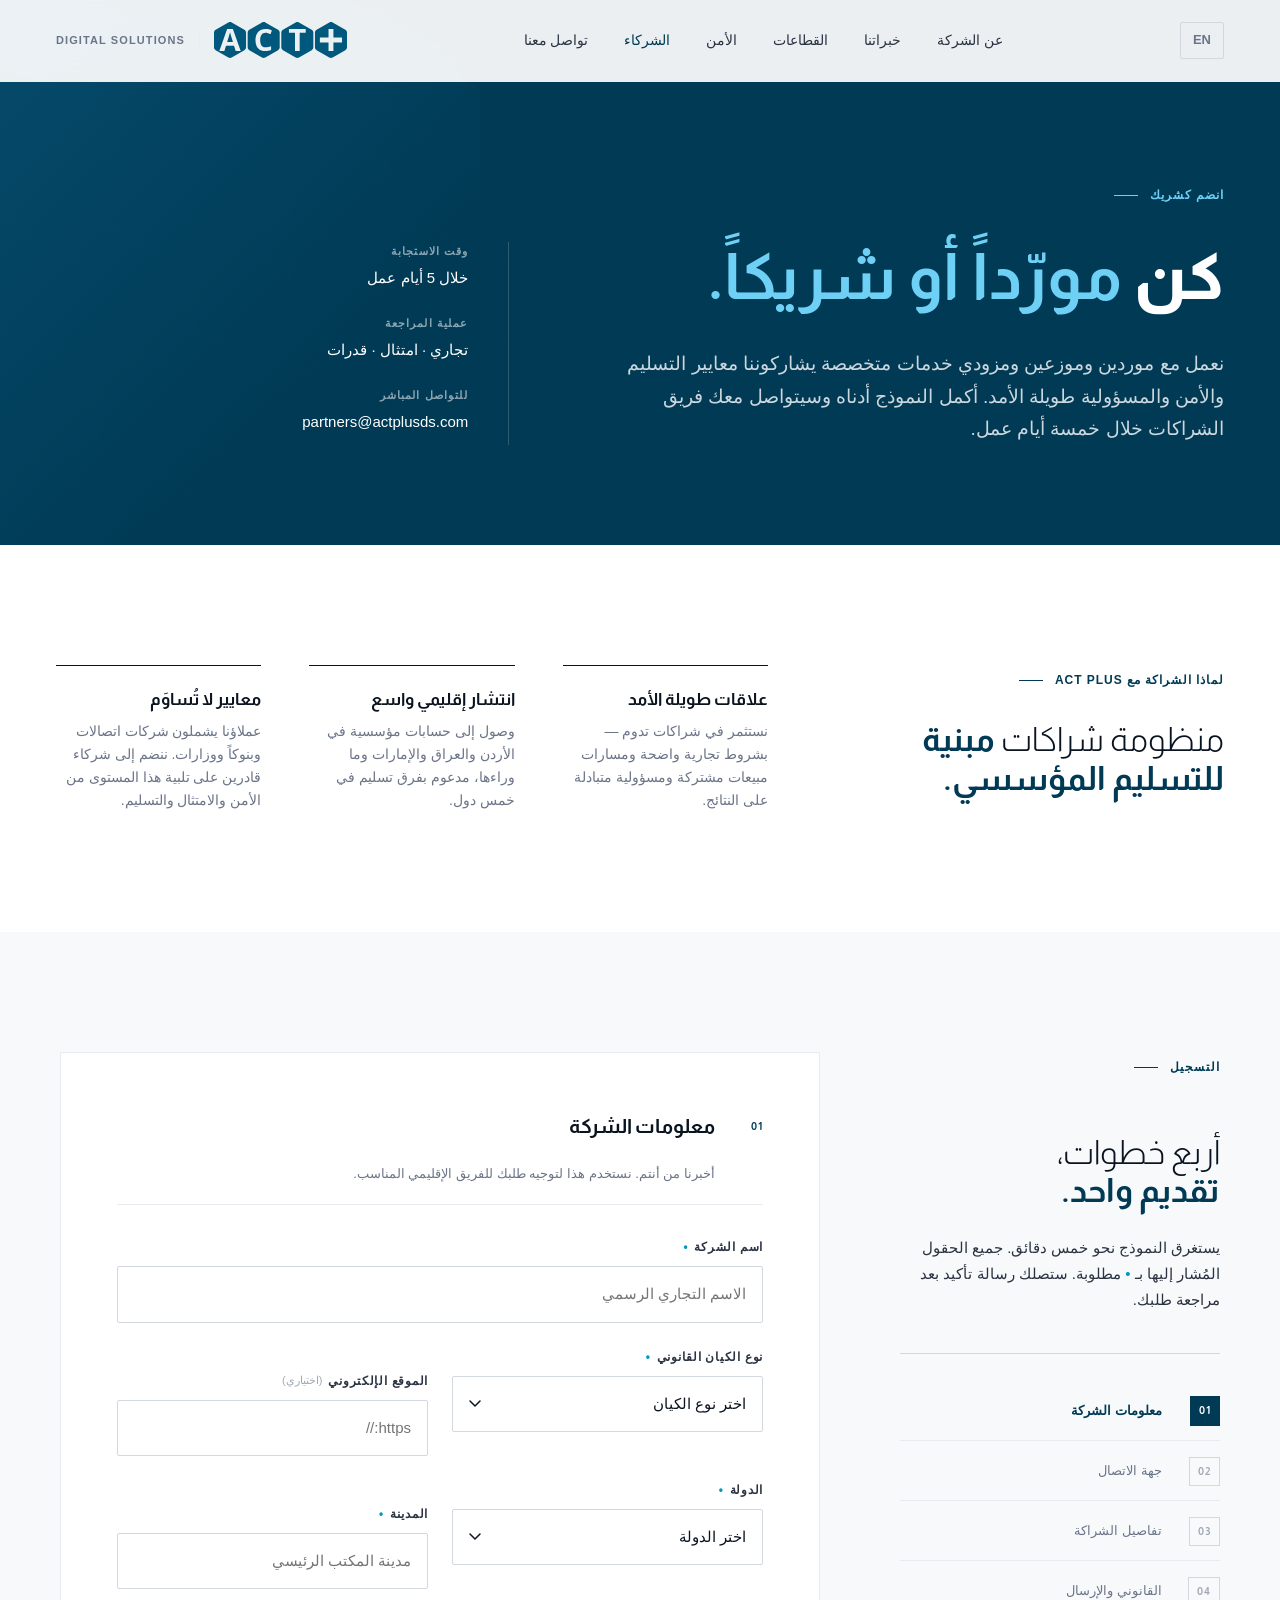
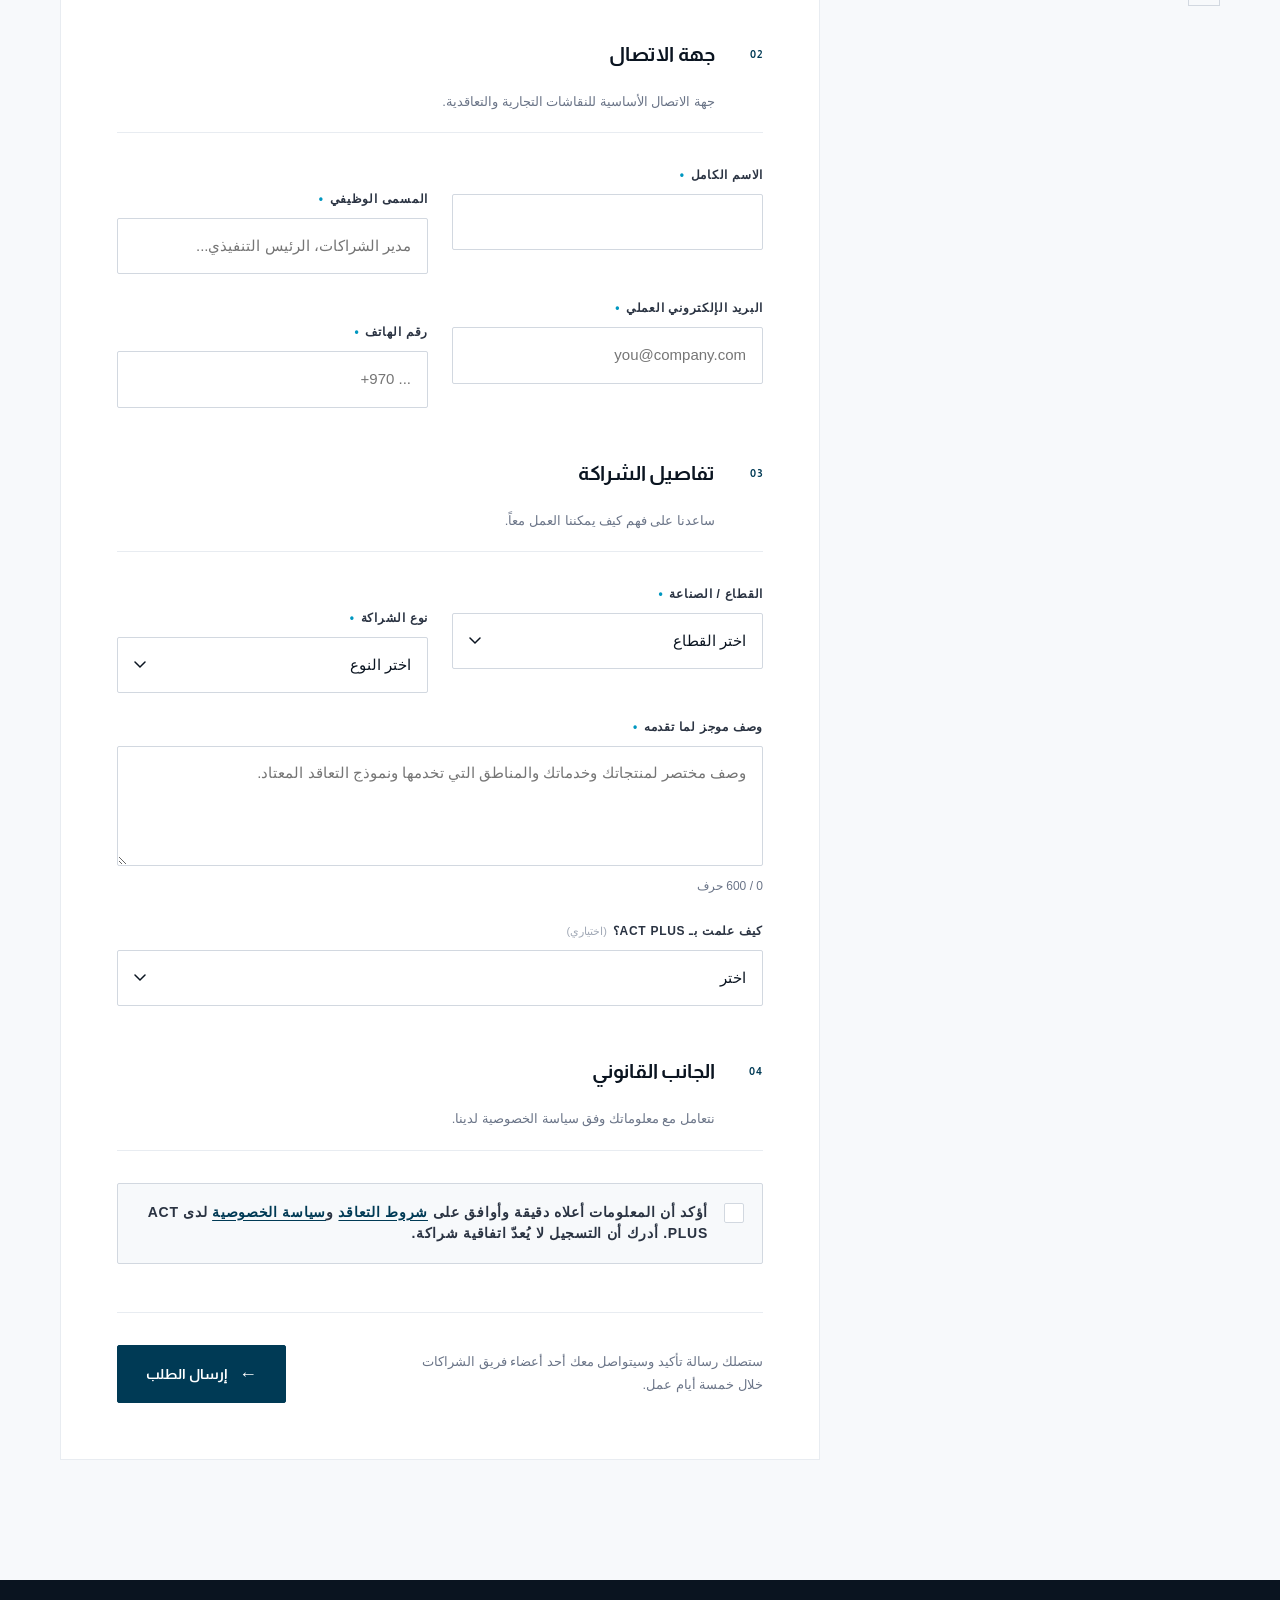
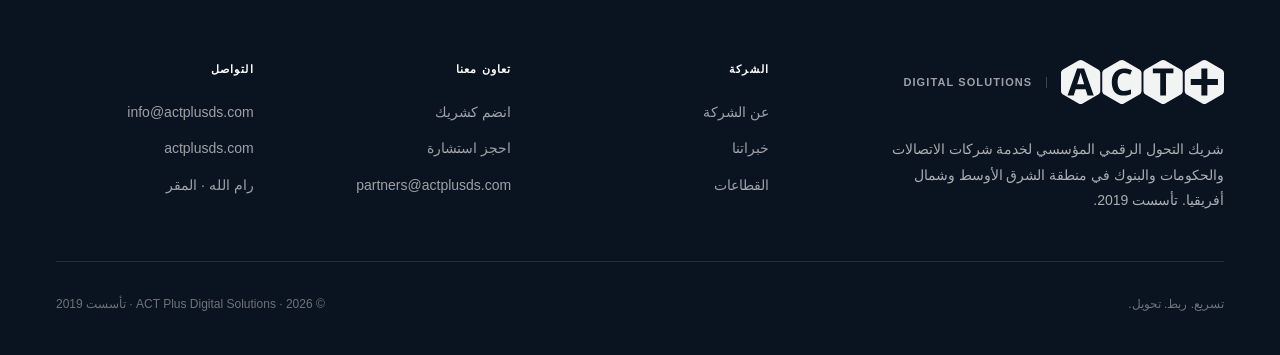
<file: ar/partners.html>
<!DOCTYPE html>
<html lang="ar" dir="rtl">
<head>
<meta charset="UTF-8" />
<meta name="viewport" content="width=device-width, initial-scale=1.0" />
<title>انضم كشريك أو مورّد — ACT Plus Digital Solutions | منطقة الشرق الأوسط وشمال أفريقيا</title>
<meta name="description" content="انضم إلى برنامج شراكة ACT Plus Digital Solutions — للموردين والموزعين ومزودي الخدمات المتخصصة في منطقة الشرق الأوسط وشمال أفريقيا." />
<meta name="author" content="ACT Plus Digital Solutions" />
<meta name="robots" content="index, follow" />
<link rel="canonical" href="https://actplusds.com/ar/partners.html" />
<link rel="alternate" hreflang="ar" href="https://actplusds.com/ar/partners.html" />
<link rel="alternate" hreflang="en" href="https://actplusds.com/partners.html" />
<meta property="og:type" content="website" />
<meta property="og:url" content="https://actplusds.com/ar/partners.html" />
<meta property="og:title" content="انضم كشريك — ACT Plus Digital Solutions" />
<meta property="og:image" content="https://actplusds.com/assets/act-plus-logo.png" />
<meta property="og:site_name" content="ACT Plus Digital Solutions" />
<link rel="icon" type="image/png" href="../assets/mark-navy.png" />

<link rel="preconnect" href="https://fonts.googleapis.com" />
<link rel="preconnect" href="https://fonts.gstatic.com" crossorigin />
<link rel="stylesheet" href="https://fonts.googleapis.com/css2?family=IBM+Plex+Arabic:wght@300;400;500;600;700&family=Almarai:wght@300;400;700;800&display=swap" />

<script async src="https://www.googletagmanager.com/gtag/js?id=G-CXV0Z0S9R3"></script>
<script>
  window.dataLayer = window.dataLayer || [];
  function gtag(){dataLayer.push(arguments);}
  gtag('js', new Date());
  gtag('config', 'G-CXV0Z0S9R3');
</script>

<style>
:root {
  --deep-sea:    #003A55;
  --deep-sea-2:  #00587d;
  --majestic:    #177cac;
  --trust:       #0097c0;
  --innovate:    #6fd0f6;
  --midnight:    #0A1420;
  --ink:    #0A1420;
  --ink-2:  #2A3342;
  --ink-3:  #6B7588;
  --ink-4:  #A0A8B5;
  --line:   #E8ECF1;
  --line-2: #D2D8E0;
  --bg:     #FFFFFF;
  --bg-2:   #F7F9FB;
  --bg-3:   #EEF2F6;
  --font-sans:    'IBM Plex Arabic', sans-serif;
  --font-display: 'Almarai', sans-serif;
  --max-w: 1360px;
  --gutter: 56px;
  --ease: cubic-bezier(0.22, 1, 0.36, 1);
}

* { box-sizing: border-box; margin: 0; padding: 0; }
html { scroll-behavior: smooth; }
body {
  background: var(--bg); color: var(--ink);
  font-family: var(--font-sans); font-size: 16px; line-height: 1.75;
  -webkit-font-smoothing: antialiased; overflow-x: hidden; font-weight: 400;
}
a { color: inherit; text-decoration: none; }
button { font: inherit; color: inherit; background: none; border: 0; cursor: pointer; }
::selection { background: var(--deep-sea); color: #fff; }

h1, h2, h3, h4 { font-family: var(--font-display); color: var(--ink); line-height: 1.15; font-weight: 700; }
h1 { font-size: clamp(40px, 5vw, 72px); font-weight: 800; line-height: 1.1; }
h2 { font-size: clamp(26px, 2.6vw, 38px); font-weight: 700; }
h3 { font-size: 22px; font-weight: 700; }
p { color: var(--ink-2); }

.eyebrow {
  font-size: 12px; font-weight: 600; letter-spacing: 0.08em;
  text-transform: uppercase; color: var(--deep-sea);
  display: inline-flex; align-items: center; gap: 12px; flex-direction: row-reverse;
}
.eyebrow::before { content: ''; width: 24px; height: 1px; background: var(--deep-sea); }

.nav {
  position: fixed; top: 0; inset-inline: 0; z-index: 100;
  padding: 22px var(--gutter);
  display: flex; align-items: center; justify-content: space-between;
  background: rgba(255,255,255,0.92); backdrop-filter: blur(14px) saturate(1.2);
  border-bottom: 1px solid transparent; transition: all 300ms var(--ease);
}
.nav.scrolled { border-bottom-color: var(--line); background: rgba(255,255,255,0.97); }
.logo { display: inline-flex; align-items: center; gap: 14px; text-decoration: none; }
.logo-full { height: 36px; width: auto; display: block; }
.logo-wordmark {
  font-family: 'IBM Plex Arabic', sans-serif; font-size: 11px; font-weight: 600;
  letter-spacing: 0.1em; text-transform: uppercase; color: var(--ink-3);
  padding-right: 14px; border-right: 1px solid var(--line); line-height: 1; white-space: nowrap;
}
.logo-full--footer { height: 44px; filter: brightness(0) invert(1); opacity: 0.95; }
.logo-wordmark--footer { color: rgba(255,255,255,0.6); border-right-color: rgba(255,255,255,0.2); }
.nav-links { display: flex; align-items: center; gap: 36px; }
.nav-links a { font-size: 14px; color: var(--ink-2); font-weight: 500; transition: color 200ms; }
.nav-links a:hover, .nav-links a.active { color: var(--deep-sea); }
.lang-toggle {
  font-size: 13px; font-weight: 600; color: var(--ink-3);
  border: 1px solid var(--line-2); padding: 6px 12px; border-radius: 2px; transition: all 200ms;
}
.lang-toggle:hover { color: var(--deep-sea); border-color: var(--deep-sea); }

.btn {
  display: inline-flex; align-items: center; gap: 12px;
  padding: 16px 28px; font-size: 14px; font-weight: 700; font-family: var(--font-display);
  background: var(--deep-sea); color: #fff; border: 1px solid var(--deep-sea);
  white-space: nowrap; flex-shrink: 0; transition: all 280ms var(--ease); border-radius: 2px; cursor: pointer;
}
.btn:hover { background: var(--midnight); border-color: var(--midnight); }
.btn .ar { transition: transform 240ms var(--ease); font-size: 18px; line-height: 0; }
.btn:hover .ar { transform: translateX(-4px); }
.btn-ghost { background: transparent; color: var(--ink); border-color: var(--line-2); }
.btn-ghost:hover { background: var(--ink); color: #fff; border-color: var(--ink); }
.btn-light { background: transparent; color: #fff; border-color: rgba(255,255,255,0.35); }
.btn-light:hover { background: #fff; color: var(--deep-sea); border-color: #fff; }

.page-hero {
  background: var(--deep-sea); color: #fff;
  padding: 180px var(--gutter) 100px;
  position: relative; overflow: hidden;
}
.page-hero::before {
  content: ''; position: absolute; left: -160px; right: auto; top: 50%; transform: translateY(-50%);
  width: 640px; height: 739px;
  clip-path: polygon(50% 0%, 100% 25%, 100% 75%, 50% 100%, 0% 75%, 0% 25%);
  background: linear-gradient(135deg, rgba(23,124,172,0.35), rgba(0,88,125,0) 70%);
}
.page-hero-bg { position: absolute; inset: 0; pointer-events: none; opacity: 0.5; }
.ph-inner { max-width: var(--max-w); margin: 0 auto; position: relative; z-index: 2; }
.ph-grid { display: grid; grid-template-columns: 1.4fr 1fr; gap: 80px; align-items: end; }
.page-hero .eyebrow { color: var(--innovate); margin-bottom: 36px; }
.page-hero .eyebrow::before { background: var(--innovate); }
.page-hero h1 { color: #fff; max-width: 820px; }
.page-hero h1 em { font-style: normal; color: var(--innovate); font-weight: 700; }
.ph-lede { margin-top: 36px; font-size: 19px; line-height: 1.7; color: rgba(255,255,255,0.8); max-width: 620px; font-weight: 300; }

.ph-meta {
  border-right: 1px solid rgba(255,255,255,0.18); padding-right: 40px;
  display: flex; flex-direction: column; gap: 24px; padding-bottom: 12px;
}
.ph-meta-row .l { font-size: 11px; font-weight: 700; letter-spacing: 0.1em; text-transform: uppercase; color: rgba(255,255,255,0.55); margin-bottom: 6px; }
.ph-meta-row .v { font-size: 15px; color: #fff; font-weight: 500; line-height: 1.5; }

.why { padding: 120px var(--gutter); background: var(--bg); }
.why-inner { max-width: var(--max-w); margin: 0 auto; display: grid; grid-template-columns: 1fr 2fr; gap: 100px; }
.why h2 { font-weight: 300; max-width: 380px; }
.why h2 strong { color: var(--deep-sea); font-weight: 700; }
.why-points { display: grid; grid-template-columns: repeat(3, 1fr); gap: 48px; }
.why-point { padding-top: 24px; border-top: 1px solid var(--ink); }
.why-point h4 { font-size: 17px; font-weight: 700; margin-bottom: 10px; }
.why-point p { font-size: 14px; color: var(--ink-3); line-height: 1.65; }

.form-wrap { background: var(--bg-2); padding: 120px var(--gutter); position: relative; }
.form-inner { max-width: 1160px; margin: 0 auto; display: grid; grid-template-columns: 320px 1fr; gap: 80px; align-items: start; }
.form-aside { position: sticky; top: 120px; }
.form-aside .eyebrow { margin-bottom: 28px; }
.form-aside h2 { font-weight: 300; }
.form-aside h2 strong { color: var(--deep-sea); font-weight: 700; }
.form-aside p { margin-top: 24px; font-size: 15px; line-height: 1.75; color: var(--ink-2); }
.form-aside .steps {
  list-style: none; margin-top: 40px; padding-top: 28px;
  border-top: 1px solid var(--line-2);
  display: flex; flex-direction: column; gap: 2px;
}
.form-aside .steps li {
  display: grid; grid-template-columns: 44px 1fr; gap: 14px; padding: 14px 0;
  font-size: 13px; color: var(--ink-3); align-items: center; cursor: pointer;
  border-bottom: 1px solid var(--line); transition: color 240ms;
}
.form-aside .steps li:last-child { border-bottom: 0; }
.form-aside .steps li.active { color: var(--deep-sea); font-weight: 600; }
.form-aside .steps .num {
  font-family: var(--font-display); font-weight: 700; font-size: 11px;
  letter-spacing: 0.1em; color: var(--ink-4);
  padding: 4px 8px; border: 1px solid var(--line-2); width: fit-content; transition: all 240ms;
}
.form-aside .steps li.active .num { color: #fff; background: var(--deep-sea); border-color: var(--deep-sea); }

form.partner-form { background: #fff; border: 1px solid var(--line); padding: 56px; }
.fieldset { border: 0; margin: 0 0 48px; padding: 0; }
.fieldset:last-of-type { margin-bottom: 40px; }
.fieldset-head {
  display: grid; grid-template-columns: 32px 1fr; gap: 16px;
  padding-bottom: 20px; margin-bottom: 32px;
  border-bottom: 1px solid var(--line); align-items: center;
}
.fs-num { font-family: var(--font-display); font-weight: 700; font-size: 11px; letter-spacing: 0.1em; color: var(--deep-sea); }
.fs-title { font-family: var(--font-display); font-weight: 700; font-size: 20px; letter-spacing: -0.01em; color: var(--ink); }
.fs-sub { grid-column: 2; font-size: 13px; color: var(--ink-3); margin-top: 4px; line-height: 1.55; }

.row { display: grid; grid-template-columns: 1fr 1fr; gap: 24px; }
.row + .row, .row + .field, .field + .row, .field + .field { margin-top: 24px; }
.field { display: flex; flex-direction: column; gap: 8px; }
.field.full { grid-column: 1 / -1; }
label {
  font-size: 12px; font-weight: 600; letter-spacing: 0.06em; text-transform: uppercase;
  color: var(--ink-2); display: flex; gap: 6px; align-items: center;
}
label .opt { font-weight: 400; text-transform: none; letter-spacing: 0; color: var(--ink-4); font-size: 11px; }
.req { color: var(--trust); }

.input, .select, .textarea {
  width: 100%; font: inherit; font-size: 15px; font-family: var(--font-sans);
  padding: 14px 16px; background: #fff; border: 1px solid var(--line-2);
  color: var(--ink); transition: border-color 200ms, box-shadow 200ms; border-radius: 2px;
  text-align: right;
}
.input:hover, .select:hover, .textarea:hover { border-color: var(--ink-4); }
.input:focus, .select:focus, .textarea:focus { outline: 0; border-color: var(--deep-sea); box-shadow: 0 0 0 3px rgba(0,58,85,0.08); }
.textarea { resize: vertical; min-height: 120px; line-height: 1.65; }
.select {
  appearance: none; -webkit-appearance: none;
  background-image: url("data:image/svg+xml;utf8,<svg xmlns='http://www.w3.org/2000/svg' width='12' height='8' viewBox='0 0 12 8'><path d='M1 1l5 5 5-5' stroke='%230A1420' stroke-width='1.5' fill='none' stroke-linecap='round'/></svg>");
  background-repeat: no-repeat; background-position: left 16px center;
  padding-left: 44px; padding-right: 16px; cursor: pointer;
}
.field .hint { font-size: 12px; color: var(--ink-3); margin-top: 2px; }

.check {
  display: grid; grid-template-columns: 22px 1fr; gap: 14px;
  align-items: flex-start; cursor: pointer;
  padding: 18px; border: 1px solid var(--line-2); background: var(--bg-2);
  border-radius: 2px; transition: border-color 200ms, background 200ms;
}
.check:hover { border-color: var(--ink-4); background: #fff; }
.check input {
  appearance: none; -webkit-appearance: none; width: 20px; height: 20px;
  border: 1.5px solid var(--line-2); background: #fff; cursor: pointer; margin-top: 1px;
  transition: all 200ms; border-radius: 2px; position: relative;
}
.check input:checked { background: var(--deep-sea); border-color: var(--deep-sea); }
.check input:checked::after { content: ''; position: absolute; left: 5px; top: 1px; width: 6px; height: 12px; border: solid #fff; border-width: 0 2px 2px 0; transform: rotate(45deg); }
.check-label { font-size: 14px; color: var(--ink-2); line-height: 1.55; }
.check-label a { color: var(--deep-sea); font-weight: 600; text-decoration: underline; text-underline-offset: 3px; }

.submit-row {
  margin-top: 48px; padding-top: 32px;
  border-top: 1px solid var(--line);
  display: flex; justify-content: space-between; align-items: center; gap: 24px; flex-wrap: wrap; flex-direction: row-reverse;
}
.submit-note { font-size: 13px; color: var(--ink-3); max-width: 360px; }

.success { display: none; padding: 80px 56px; text-align: center; }
.success.show { display: block; }
.success .hex-mark {
  width: 72px; height: 83px; margin: 0 auto 28px;
  clip-path: polygon(50% 0%, 100% 25%, 100% 75%, 50% 100%, 0% 75%, 0% 25%);
  background: var(--deep-sea); display: flex; align-items: center; justify-content: center;
}
.success .hex-mark svg { width: 32px; height: 32px; }
.success h2 { margin-bottom: 12px; font-weight: 700; }
.success p { max-width: 480px; margin: 0 auto; color: var(--ink-3); }

.footer { background: var(--midnight); color: rgba(255,255,255,0.7); padding: 80px var(--gutter) 40px; }
.footer-grid { max-width: var(--max-w); margin: 0 auto; display: grid; grid-template-columns: 2fr 1fr 1fr 1fr; gap: 60px; padding-bottom: 48px; border-bottom: 1px solid rgba(255,255,255,0.1); }
.footer h5 { font-size: 11px; font-weight: 700; letter-spacing: 0.1em; text-transform: uppercase; color: #fff; margin-bottom: 20px; }
.footer ul { list-style: none; display: flex; flex-direction: column; gap: 12px; }
.footer ul a, .footer ul li { font-size: 14px; color: rgba(255,255,255,0.6); }
.footer ul a:hover { color: var(--innovate); }
.footer-brand p { font-size: 14px; margin-top: 24px; max-width: 340px; line-height: 1.8; color: rgba(255,255,255,0.65); }
.footer-bottom { max-width: var(--max-w); margin: 32px auto 0; display: flex; justify-content: space-between; align-items: center; font-size: 12px; color: rgba(255,255,255,0.4); }

@media (max-width: 1080px) {
  .form-inner { grid-template-columns: 1fr; gap: 48px; }
  .form-aside { position: static; }
  .ph-grid { grid-template-columns: 1fr; gap: 40px; }
  .ph-meta { border-right: 0; border-bottom: 1px solid rgba(255,255,255,0.18); padding-right: 0; padding-bottom: 32px; flex-direction: row; flex-wrap: wrap; gap: 48px; }
  .why-inner { grid-template-columns: 1fr; gap: 48px; }
  .footer-grid { grid-template-columns: 2fr 1fr 1fr; }
}
@media (max-width: 760px) {
  :root { --gutter: 20px; }
  .nav { padding: 16px var(--gutter); }
  .page-hero { padding: 120px 20px 64px; }
  .why, .form-wrap { padding: 72px 20px; }
  form.partner-form { padding: 28px 20px; }
  .row { grid-template-columns: 1fr; }
  .why-points { grid-template-columns: 1fr; gap: 24px; }
  .nav-links { display: none; }
  .nav .lang-toggle { display: none; }
  .hamburger { display: flex; }
  .footer { padding: 64px 20px 32px; }
  .footer-grid { grid-template-columns: 1fr; gap: 40px; }
}
/* MOBILE NAV */
.hamburger { display: none; flex-direction: column; gap: 5px; cursor: pointer; padding: 8px; border: none; background: none; }
.hamburger span { display: block; width: 22px; height: 2px; background: var(--ink); border-radius: 1px; transition: transform 250ms, opacity 250ms; }
.hamburger.open span:nth-child(1) { transform: translateY(7px) rotate(45deg); }
.hamburger.open span:nth-child(2) { opacity: 0; }
.hamburger.open span:nth-child(3) { transform: translateY(-7px) rotate(-45deg); }
.mobile-menu { display: none; position: fixed; inset: 0; z-index: 99; background: #fff; flex-direction: column; padding: 88px 28px 40px; overflow-y: auto; }
.mobile-menu.open { display: flex; }
.mobile-menu .mm-link { font-family: var(--font-display); font-size: 20px; font-weight: 600; color: var(--ink); padding: 18px 0; border-bottom: 1px solid var(--line); display: block; text-decoration: none; }
.mobile-menu .mm-footer { margin-top: 32px; display: flex; flex-direction: column; gap: 14px; }
</style>
</head>
<body>

<!-- NAV -->
<nav class="nav" id="nav">
  <a href="../partners.html" class="lang-toggle">EN</a>
  <div class="nav-links">
    <a href="index.html#intro">عن الشركة</a>
    <a href="index.html#pillars">خبراتنا</a>
    <a href="index.html#industries">القطاعات</a>
    <a href="index.html#soc">الأمن</a>
    <a href="partners.html" class="active">الشركاء</a>
    <a href="contact.html">تواصل معنا</a>
  </div>
  <a href="../index.html" class="logo" aria-label="ACT Plus Digital Solutions">
    <img src="../assets/act-logo-dark.svg" alt="ACT Plus" class="logo-full" />
    <span class="logo-wordmark">Digital Solutions</span>
  </a>
  <button class="hamburger" id="hamburger" aria-label="فتح القائمة" aria-expanded="false"><span></span><span></span><span></span></button>
</nav>
<div class="mobile-menu" id="mobile-menu">
  <a href="index.html#intro" class="mm-link">عن الشركة</a>
  <a href="index.html#pillars" class="mm-link">خبراتنا</a>
  <a href="index.html#industries" class="mm-link">القطاعات</a>
  <a href="index.html#soc" class="mm-link">الأمن</a>
  <a href="partners.html" class="mm-link">الشركاء</a>
  <a href="contact.html" class="mm-link">تواصل معنا</a>
  <div class="mm-footer">
    <a href="../partners.html" class="lang-toggle">EN</a>
    <a href="contact.html" class="btn"><span>تواصل معنا</span><span class="ar">←</span></a>
  </div>
</div>

<!-- PAGE HERO -->
<section class="page-hero">
  <div class="page-hero-bg">
    <svg viewBox="0 0 1600 900" preserveAspectRatio="xMidYMid slice" width="100%" height="100%">
      <defs>
        <pattern id="hg2" x="0" y="0" width="120" height="138" patternUnits="userSpaceOnUse">
          <polygon points="60,0 120,34.5 120,103.5 60,138 0,103.5 0,34.5" fill="none" stroke="rgba(111,208,246,0.06)" stroke-width="0.6"/>
        </pattern>
      </defs>
      <rect width="1600" height="900" fill="url(#hg2)"/>
    </svg>
  </div>
  <div class="ph-inner">
    <div class="ph-grid">
      <div>
        <div class="eyebrow">انضم كشريك</div>
        <h1>كن <em>مورّداً أو شريكاً.</em></h1>
        <p class="ph-lede">
          نعمل مع موردين وموزعين ومزودي خدمات متخصصة يشاركوننا معايير التسليم والأمن والمسؤولية طويلة الأمد. أكمل النموذج أدناه وسيتواصل معك فريق الشراكات خلال خمسة أيام عمل.
        </p>
      </div>
      <div class="ph-meta">
        <div class="ph-meta-row">
          <div class="l">وقت الاستجابة</div>
          <div class="v">خلال 5 أيام عمل</div>
        </div>
        <div class="ph-meta-row">
          <div class="l">عملية المراجعة</div>
          <div class="v">تجاري · امتثال · قدرات</div>
        </div>
        <div class="ph-meta-row">
          <div class="l">للتواصل المباشر</div>
          <div class="v"><a href="mailto:partners@actplusds.com" style="color:#fff;">partners@actplusds.com</a></div>
        </div>
      </div>
    </div>
  </div>
</section>

<!-- WHY PARTNER -->
<section class="why">
  <div class="why-inner">
    <div>
      <div class="eyebrow">لماذا الشراكة مع ACT Plus</div>
      <h2 style="margin-top:28px;">منظومة شراكات <strong>مبنية للتسليم المؤسسي.</strong></h2>
    </div>
    <div class="why-points">
      <div class="why-point">
        <h4>علاقات طويلة الأمد</h4>
        <p>نستثمر في شراكات تدوم — بشروط تجارية واضحة ومسارات مبيعات مشتركة ومسؤولية متبادلة على النتائج.</p>
      </div>
      <div class="why-point">
        <h4>انتشار إقليمي واسع</h4>
        <p>وصول إلى حسابات مؤسسية في الأردن والعراق والإمارات وما وراءها، مدعوم بفرق تسليم في خمس دول.</p>
      </div>
      <div class="why-point">
        <h4>معايير لا تُساوَم</h4>
        <p>عملاؤنا يشملون شركات اتصالات وبنوكاً ووزارات. ننضم إلى شركاء قادرين على تلبية هذا المستوى من الأمن والامتثال والتسليم.</p>
      </div>
    </div>
  </div>
</section>

<!-- FORM -->
<section class="form-wrap" id="register">
  <div class="form-inner">
    <aside class="form-aside">
      <div class="eyebrow">التسجيل</div>
      <h2 style="margin-top:28px;">أربع خطوات،<br><strong>تقديم واحد.</strong></h2>
      <p>يستغرق النموذج نحو خمس دقائق. جميع الحقول المُشار إليها بـ <span class="req">•</span> مطلوبة. ستصلك رسالة تأكيد بعد مراجعة طلبك.</p>
      <ol class="steps" id="steps">
        <li data-step="1" class="active"><span class="num">01</span><span>معلومات الشركة</span></li>
        <li data-step="2"><span class="num">02</span><span>جهة الاتصال</span></li>
        <li data-step="3"><span class="num">03</span><span>تفاصيل الشراكة</span></li>
        <li data-step="4"><span class="num">04</span><span>القانوني والإرسال</span></li>
      </ol>
    </aside>

    <form class="partner-form" id="partnerForm" novalidate>

      <!-- 01 COMPANY -->
      <fieldset class="fieldset" data-step="1">
        <div class="fieldset-head">
          <div class="fs-num">01</div>
          <div>
            <div class="fs-title">معلومات الشركة</div>
          </div>
          <div class="fs-sub">أخبرنا من أنتم. نستخدم هذا لتوجيه طلبك للفريق الإقليمي المناسب.</div>
        </div>
        <div class="field full">
          <label for="companyName">اسم الشركة <span class="req">•</span></label>
          <input class="input" type="text" id="companyName" name="companyName" required placeholder="الاسم التجاري الرسمي" />
        </div>
        <div class="row">
          <div class="field">
            <label for="businessType">نوع الكيان القانوني <span class="req">•</span></label>
            <select class="select" id="businessType" name="businessType" required>
              <option value="" disabled selected>اختر نوع الكيان</option>
              <option>شركة ذات مسؤولية محدودة</option>
              <option>شركة مساهمة</option>
              <option>مؤسسة فردية</option>
              <option>شراكة</option>
              <option>منظمة غير ربحية</option>
              <option>جهة حكومية</option>
              <option>أخرى</option>
            </select>
          </div>
          <div class="field">
            <label for="website">الموقع الإلكتروني <span class="opt">(اختياري)</span></label>
            <input class="input" type="url" id="website" name="website" placeholder="https://" />
          </div>
        </div>
        <div class="row">
          <div class="field">
            <label for="country">الدولة <span class="req">•</span></label>
            <select class="select" id="country" name="country" required>
              <option value="" disabled selected>اختر الدولة</option>
              <option>فلسطين</option>
              <option>الأردن</option>
              <option>العراق</option>
              <option>الإمارات العربية المتحدة</option>
              <option>المملكة العربية السعودية</option>
              <option>لبنان</option>
              <option>مصر</option>
              <option>قطر</option>
              <option>الكويت</option>
              <option>البحرين</option>
              <option>عُمان</option>
              <option>تركيا</option>
              <option>كندا</option>
              <option>الولايات المتحدة</option>
              <option>المملكة المتحدة</option>
              <option>أخرى</option>
            </select>
          </div>
          <div class="field">
            <label for="city">المدينة <span class="req">•</span></label>
            <input class="input" type="text" id="city" name="city" required placeholder="مدينة المكتب الرئيسي" />
          </div>
        </div>
      </fieldset>

      <!-- 02 CONTACT -->
      <fieldset class="fieldset" data-step="2">
        <div class="fieldset-head">
          <div class="fs-num">02</div>
          <div>
            <div class="fs-title">جهة الاتصال</div>
          </div>
          <div class="fs-sub">جهة الاتصال الأساسية للنقاشات التجارية والتعاقدية.</div>
        </div>
        <div class="row">
          <div class="field">
            <label for="fullName">الاسم الكامل <span class="req">•</span></label>
            <input class="input" type="text" id="fullName" name="fullName" required autocomplete="name" />
          </div>
          <div class="field">
            <label for="jobTitle">المسمى الوظيفي <span class="req">•</span></label>
            <input class="input" type="text" id="jobTitle" name="jobTitle" required placeholder="مدير الشراكات، الرئيس التنفيذي..." />
          </div>
        </div>
        <div class="row">
          <div class="field">
            <label for="email">البريد الإلكتروني العملي <span class="req">•</span></label>
            <input class="input" type="email" id="email" name="email" required autocomplete="email" placeholder="you@company.com" />
          </div>
          <div class="field">
            <label for="phone">رقم الهاتف <span class="req">•</span></label>
            <input class="input" type="tel" id="phone" name="phone" required placeholder="+970 ..." />
          </div>
        </div>
      </fieldset>

      <!-- 03 PARTNERSHIP -->
      <fieldset class="fieldset" data-step="3">
        <div class="fieldset-head">
          <div class="fs-num">03</div>
          <div>
            <div class="fs-title">تفاصيل الشراكة</div>
          </div>
          <div class="fs-sub">ساعدنا على فهم كيف يمكننا العمل معاً.</div>
        </div>
        <div class="row">
          <div class="field">
            <label for="category">القطاع / الصناعة <span class="req">•</span></label>
            <select class="select" id="category" name="category" required>
              <option value="" disabled selected>اختر القطاع</option>
              <option>الاتصالات</option>
              <option>البنوك والخدمات المالية</option>
              <option>الحكومة والقطاع العام</option>
              <option>السلع الاستهلاكية والتصنيع</option>
              <option>الصناعات الكيميائية والدوائية والتجزئة</option>
              <option>الأمن السيبراني</option>
              <option>الحوسبة السحابية والبنية التحتية</option>
              <option>البرمجيات والـ SaaS</option>
              <option>البيانات والذكاء الاصطناعي</option>
              <option>الخدمات المهنية</option>
              <option>أخرى</option>
            </select>
          </div>
          <div class="field">
            <label for="partnershipType">نوع الشراكة <span class="req">•</span></label>
            <select class="select" id="partnershipType" name="partnershipType" required>
              <option value="" disabled selected>اختر النوع</option>
              <option>مورّد</option>
              <option>موزع</option>
              <option>مزود خدمات</option>
              <option>شريك تقني / منتج</option>
              <option>أخرى</option>
            </select>
          </div>
        </div>
        <div class="field full">
          <label for="offering">وصف موجز لما تقدمه <span class="req">•</span></label>
          <textarea class="textarea" id="offering" name="offering" required maxlength="600" placeholder="وصف مختصر لمنتجاتك وخدماتك والمناطق التي تخدمها ونموذج التعاقد المعتاد."></textarea>
          <div class="hint"><span id="offerCount">0</span> / 600 حرف</div>
        </div>
        <div class="field full">
          <label for="referral">كيف علمت بـ ACT Plus؟ <span class="opt">(اختياري)</span></label>
          <select class="select" id="referral" name="referral">
            <option value="" selected>اختر</option>
            <option>إحالة من عميل أو شريك</option>
            <option>حدث أو مؤتمر صناعي</option>
            <option>محرك البحث</option>
            <option>LinkedIn أو وسائل التواصل الاجتماعي</option>
            <option>علاقة قائمة</option>
            <option>أخرى</option>
          </select>
        </div>
      </fieldset>

      <!-- 04 LEGAL -->
      <fieldset class="fieldset" data-step="4">
        <div class="fieldset-head">
          <div class="fs-num">04</div>
          <div>
            <div class="fs-title">الجانب القانوني</div>
          </div>
          <div class="fs-sub">نتعامل مع معلوماتك وفق سياسة الخصوصية لدينا.</div>
        </div>
        <label class="check" for="agree">
          <input type="checkbox" id="agree" name="agree" required />
          <span class="check-label">
            أؤكد أن المعلومات أعلاه دقيقة وأوافق على
            <a href="#">شروط التعاقد</a> و<a href="#">سياسة الخصوصية</a> لدى ACT Plus.
            أدرك أن التسجيل لا يُعدّ اتفاقية شراكة.
          </span>
        </label>
      </fieldset>

      <div class="submit-row">
        <button class="btn" type="submit"><span class="ar">←</span><span>إرسال الطلب</span></button>
        <div class="submit-note">ستصلك رسالة تأكيد وسيتواصل معك أحد أعضاء فريق الشراكات خلال خمسة أيام عمل.</div>
      </div>
    </form>

    <!-- Success state -->
    <div class="partner-form success" id="successPanel" aria-live="polite">
      <div class="hex-mark">
        <svg viewBox="0 0 24 24" fill="none" stroke="#fff" stroke-width="2.5" stroke-linecap="round" stroke-linejoin="round"><polyline points="20 6 9 17 4 12"></polyline></svg>
      </div>
      <h2>تم استلام طلبك.</h2>
      <p>شكراً لك — لدى فريق الشراكات تقديمك وسيتواصل معك خلال خمسة أيام عمل. رسالة تأكيد في طريقها إلى البريد الإلكتروني الذي أدخلته.</p>
    </div>

  </div>
</section>

<!-- FOOTER -->
<footer class="footer">
  <div class="footer-grid">
    <div class="footer-brand">
      <a href="../index.html" class="logo" aria-label="ACT Plus Digital Solutions">
        <img src="../assets/act-logo.svg" alt="ACT Plus" class="logo-full logo-full--footer" />
        <span class="logo-wordmark logo-wordmark--footer">Digital Solutions</span>
      </a>
      <p>شريك التحول الرقمي المؤسسي لخدمة شركات الاتصالات والحكومات والبنوك في منطقة الشرق الأوسط وشمال أفريقيا. تأسست 2019.</p>
    </div>
    <div>
      <h5>الشركة</h5>
      <ul>
        <li><a href="index.html#intro">عن الشركة</a></li>
        <li><a href="index.html#pillars">خبراتنا</a></li>
        <li><a href="index.html#industries">القطاعات</a></li>
      </ul>
    </div>
    <div>
      <h5>تعاون معنا</h5>
      <ul>
        <li><a href="partners.html">انضم كشريك</a></li>
        <li><a href="contact.html#book">احجز استشارة</a></li>
        <li><a href="mailto:partners@actplusds.com">partners@actplusds.com</a></li>
      </ul>
    </div>
    <div>
      <h5>التواصل</h5>
      <ul>
        <li><a href="mailto:info@actplusds.com">info@actplusds.com</a></li>
        <li><a href="https://actplusds.com">actplusds.com</a></li>
        <li>رام الله · المقر</li>
      </ul>
    </div>
  </div>
  <div class="footer-bottom">
    <div>تسريع. ربط. تحويل.</div>
    <div>&copy; 2026 · ACT Plus Digital Solutions · تأسست 2019</div>
  </div>
</footer>

<script>
(function(){
  const nav = document.getElementById('nav');
  const onScroll = () => nav.classList.toggle('scrolled', window.scrollY > 40);
  window.addEventListener('scroll', onScroll, { passive: true });
  onScroll();

  const form = document.getElementById('partnerForm');
  const steps = document.querySelectorAll('#steps li');
  const fieldsets = form.querySelectorAll('fieldset[data-step]');

  const setActiveStep = (n) => {
    steps.forEach(li => li.classList.toggle('active', li.dataset.step === String(n)));
  };

  fieldsets.forEach(fs => {
    fs.addEventListener('focusin', () => setActiveStep(fs.dataset.step));
  });

  const offering = document.getElementById('offering');
  const offerCount = document.getElementById('offerCount');
  offering.addEventListener('input', () => { offerCount.textContent = offering.value.length; });

  steps.forEach(li => {
    li.addEventListener('click', () => {
      const fs = form.querySelector(`fieldset[data-step="${li.dataset.step}"]`);
      if (fs) {
        const y = fs.getBoundingClientRect().top + window.scrollY - 100;
        window.scrollTo({ top: y, behavior: 'smooth' });
        const first = fs.querySelector('input, select, textarea');
        if (first) setTimeout(() => first.focus({ preventScroll: true }), 500);
      }
    });
  });

  form.addEventListener('submit', (e) => {
    e.preventDefault();
    if (!form.checkValidity()) { form.reportValidity(); return; }
    form.style.display = 'none';
    const success = document.getElementById('successPanel');
    success.classList.add('show');
    const y = success.getBoundingClientRect().top + window.scrollY - 120;
    window.scrollTo({ top: y, behavior: 'smooth' });
  });
})();
(function(){
  var btn = document.getElementById('hamburger');
  var menu = document.getElementById('mobile-menu');
  if(!btn||!menu) return;
  btn.addEventListener('click', function(){
    var open = menu.classList.toggle('open');
    btn.classList.toggle('open', open);
    btn.setAttribute('aria-expanded', open);
    document.body.style.overflow = open ? 'hidden' : '';
  });
  menu.querySelectorAll('.mm-link').forEach(function(a){
    a.addEventListener('click', function(){
      menu.classList.remove('open');
      btn.classList.remove('open');
      btn.setAttribute('aria-expanded','false');
      document.body.style.overflow = '';
    });
  });
})();
</script>

</body>
</html>
</file>
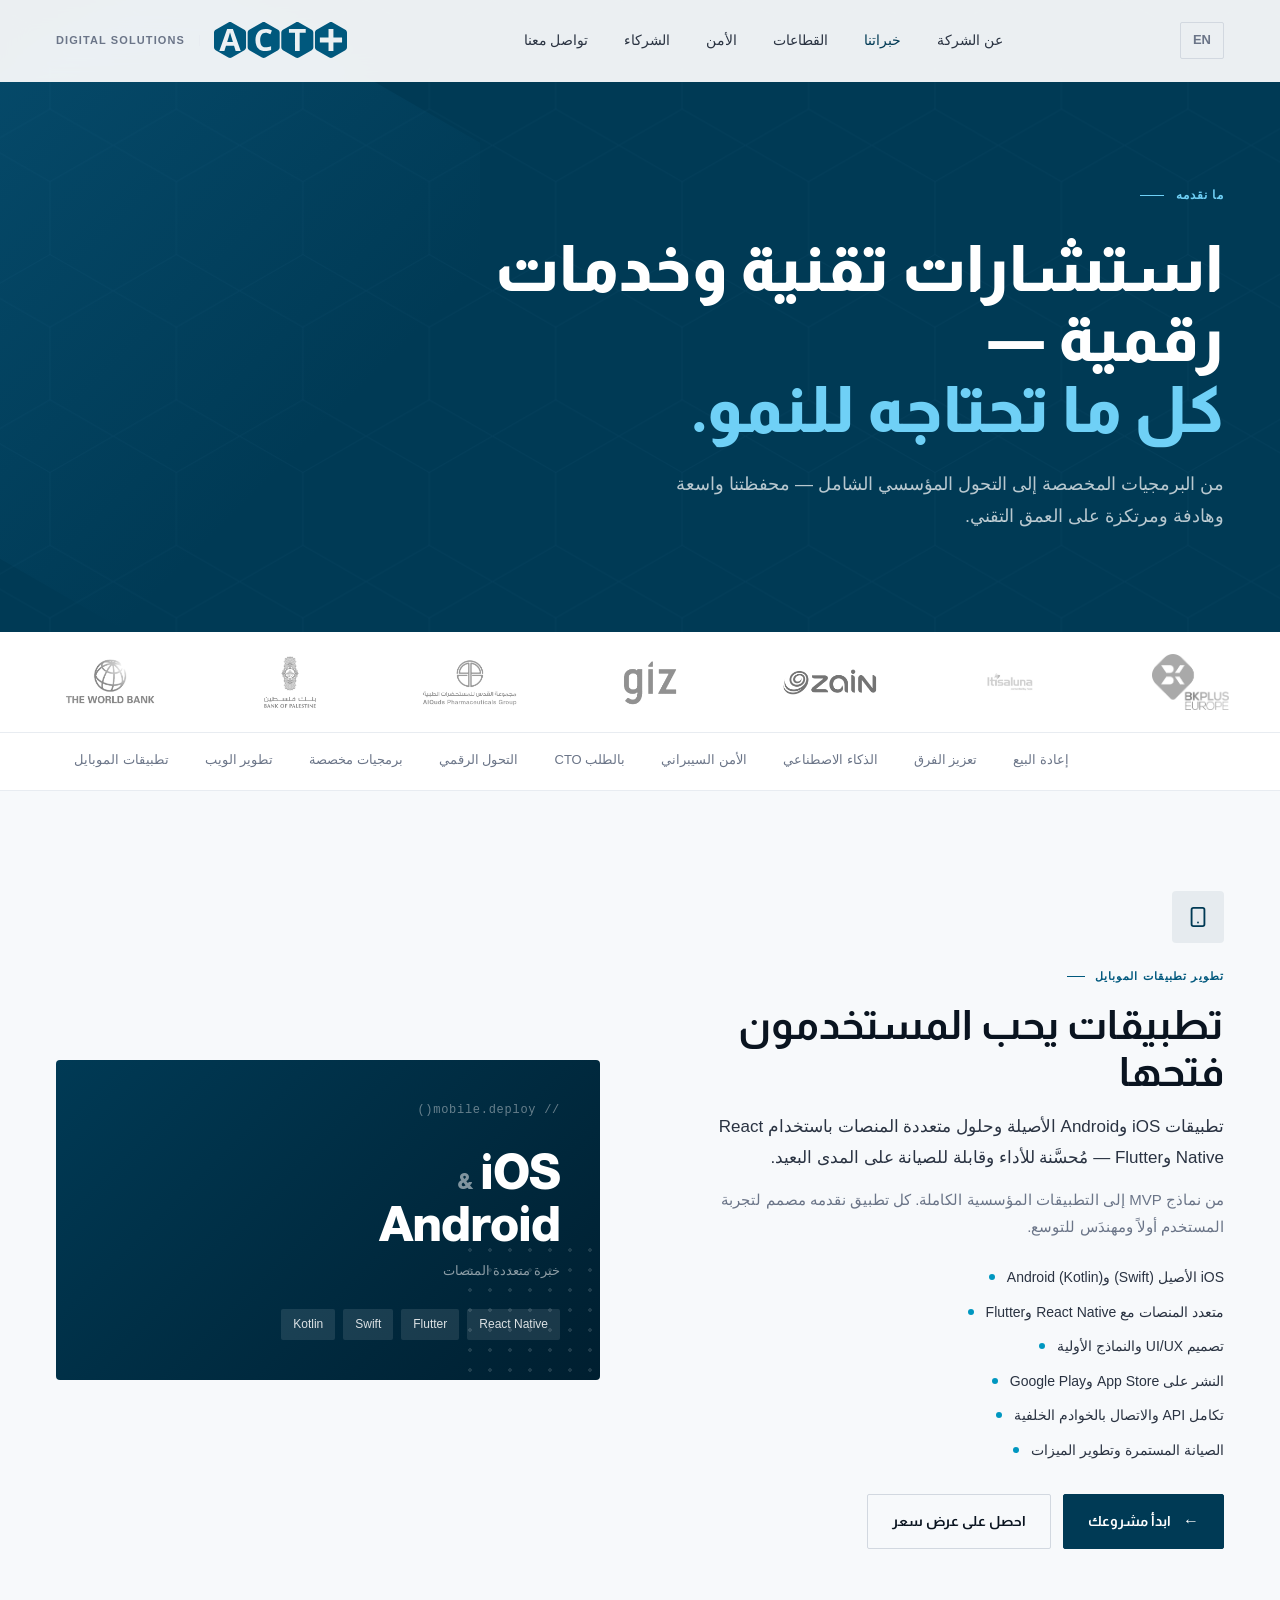
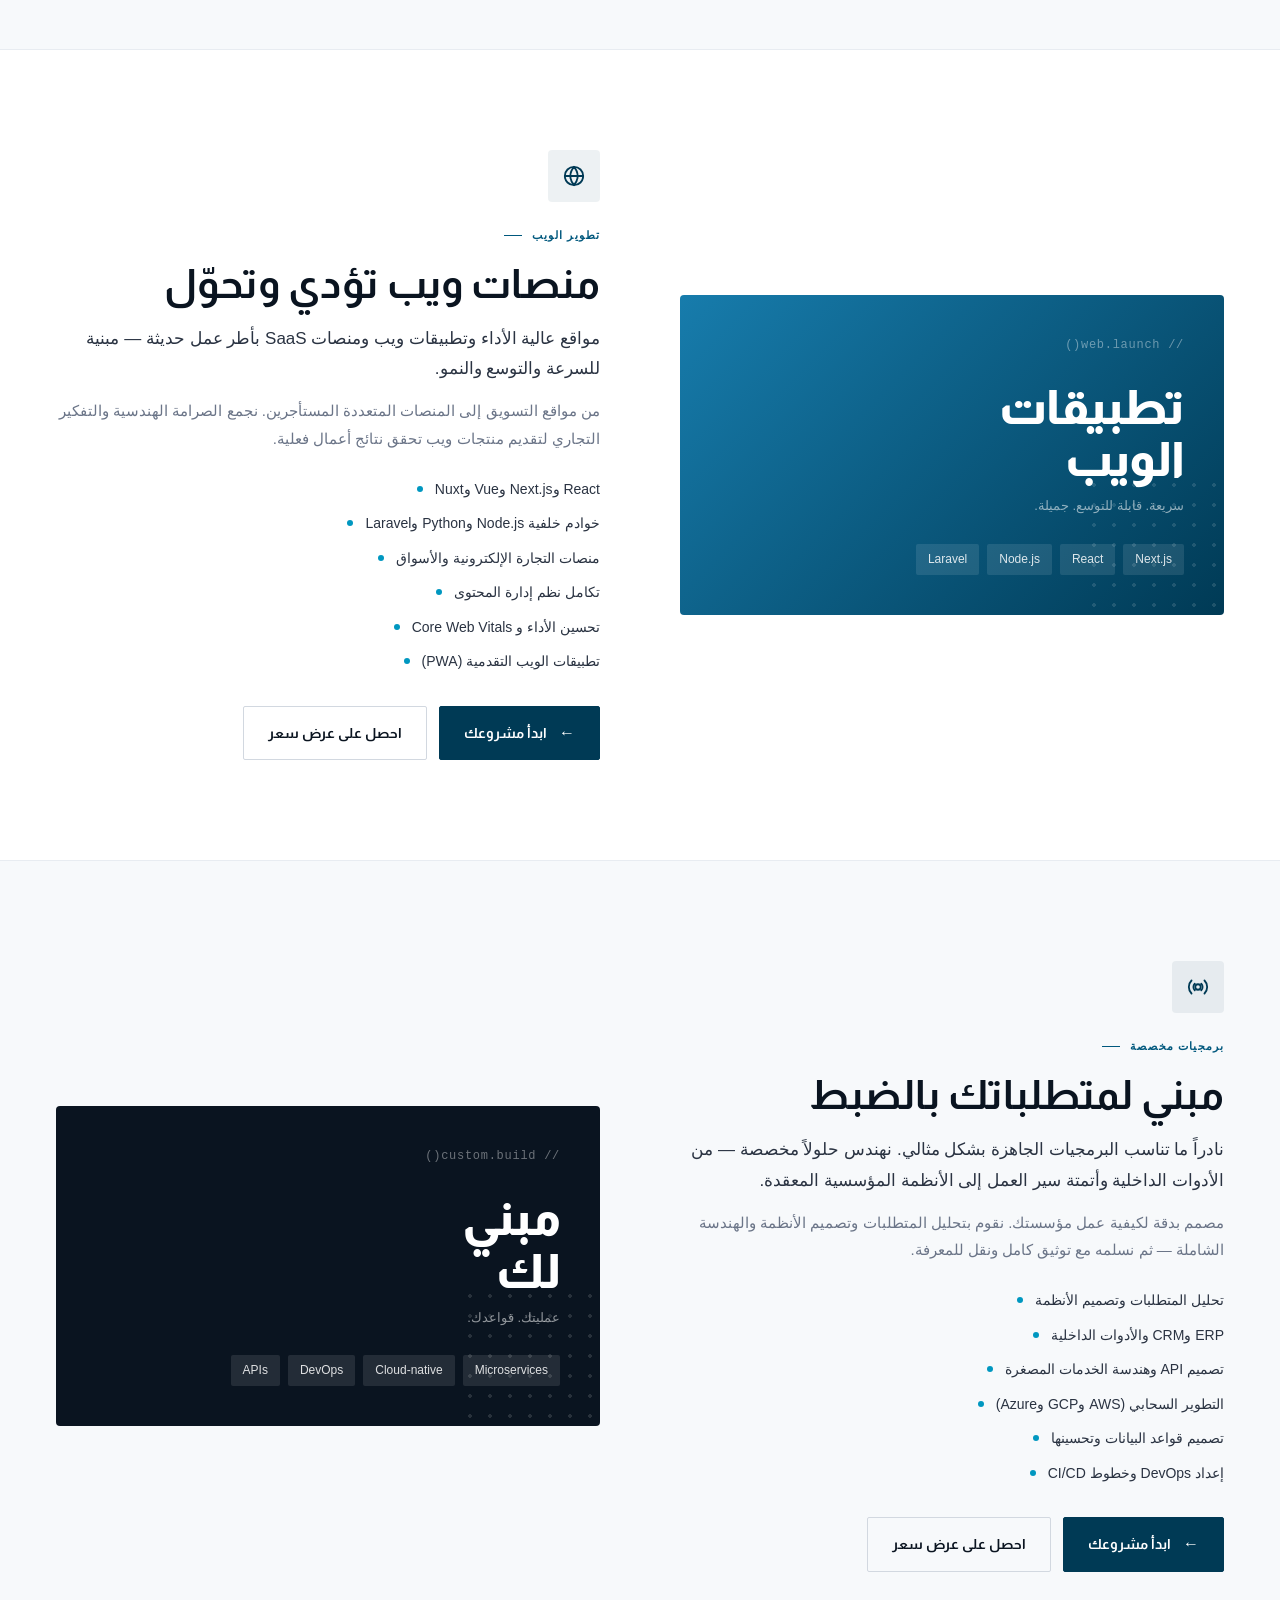
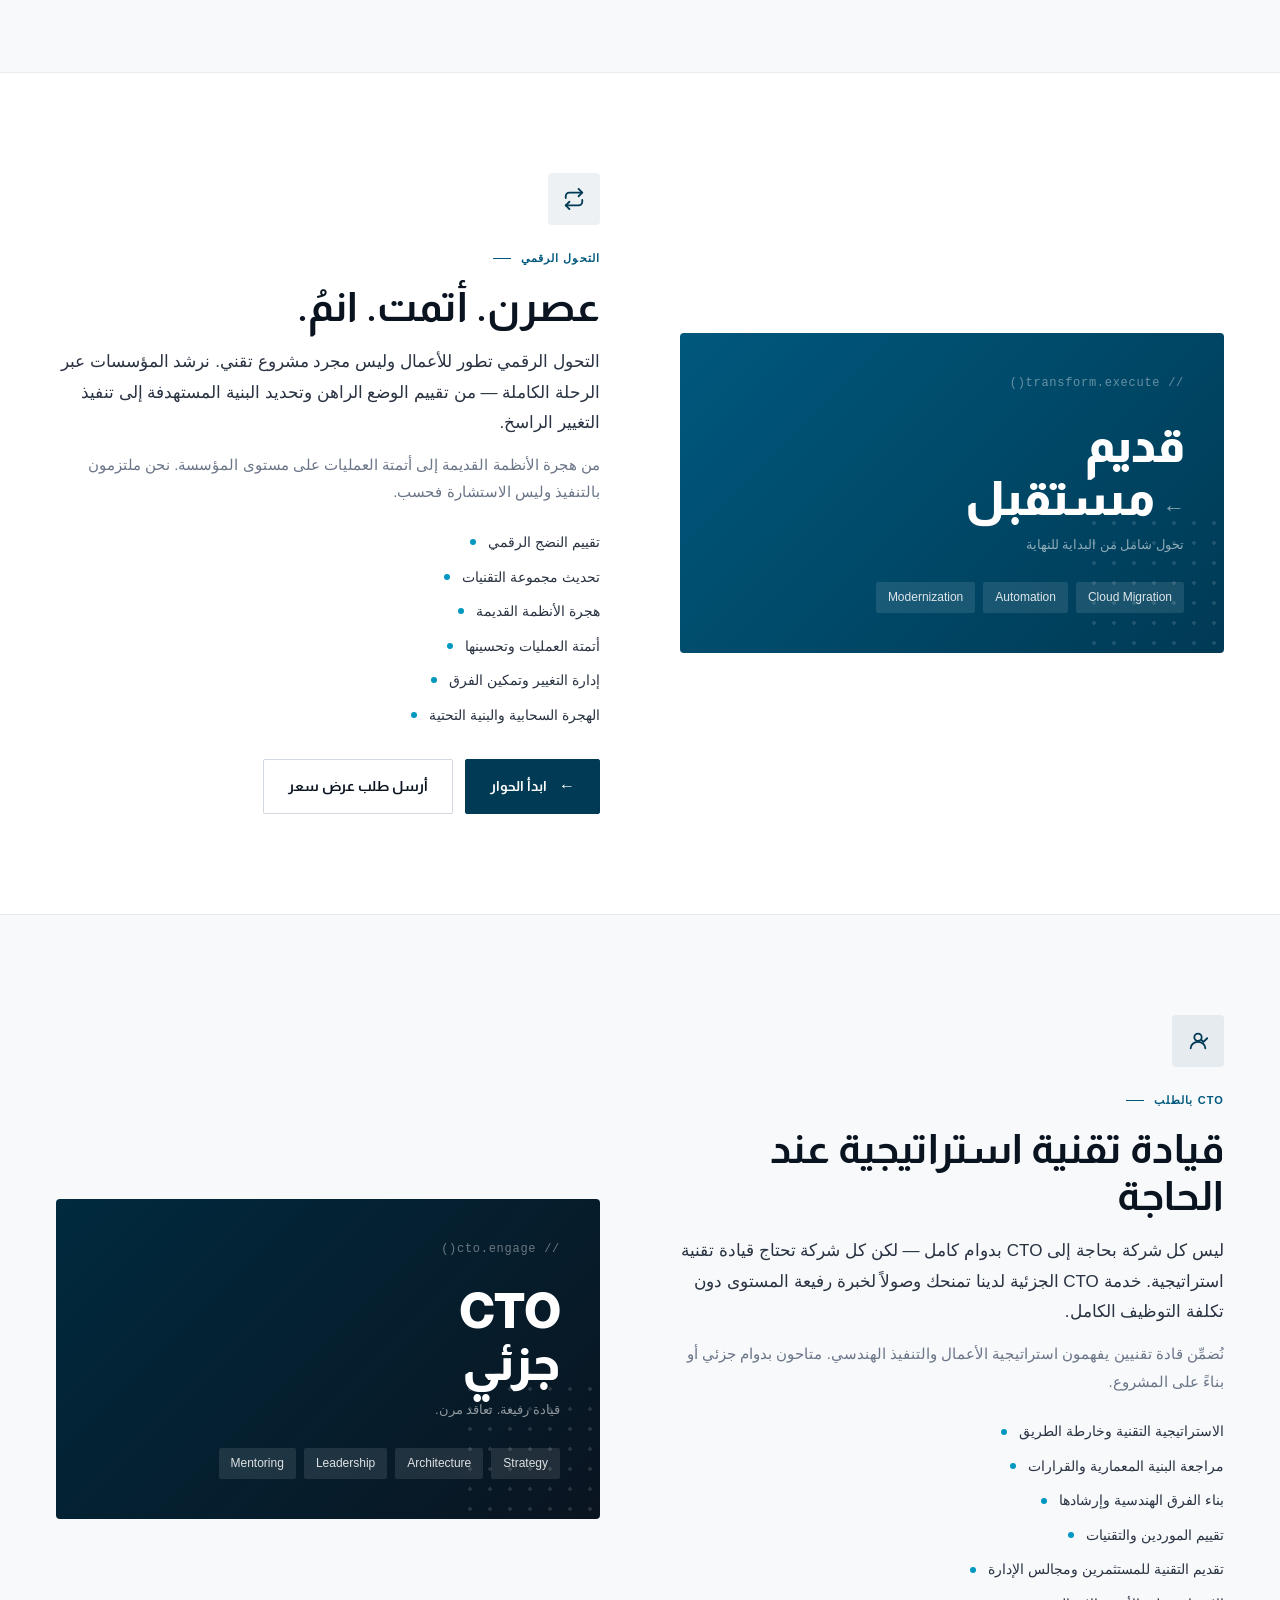
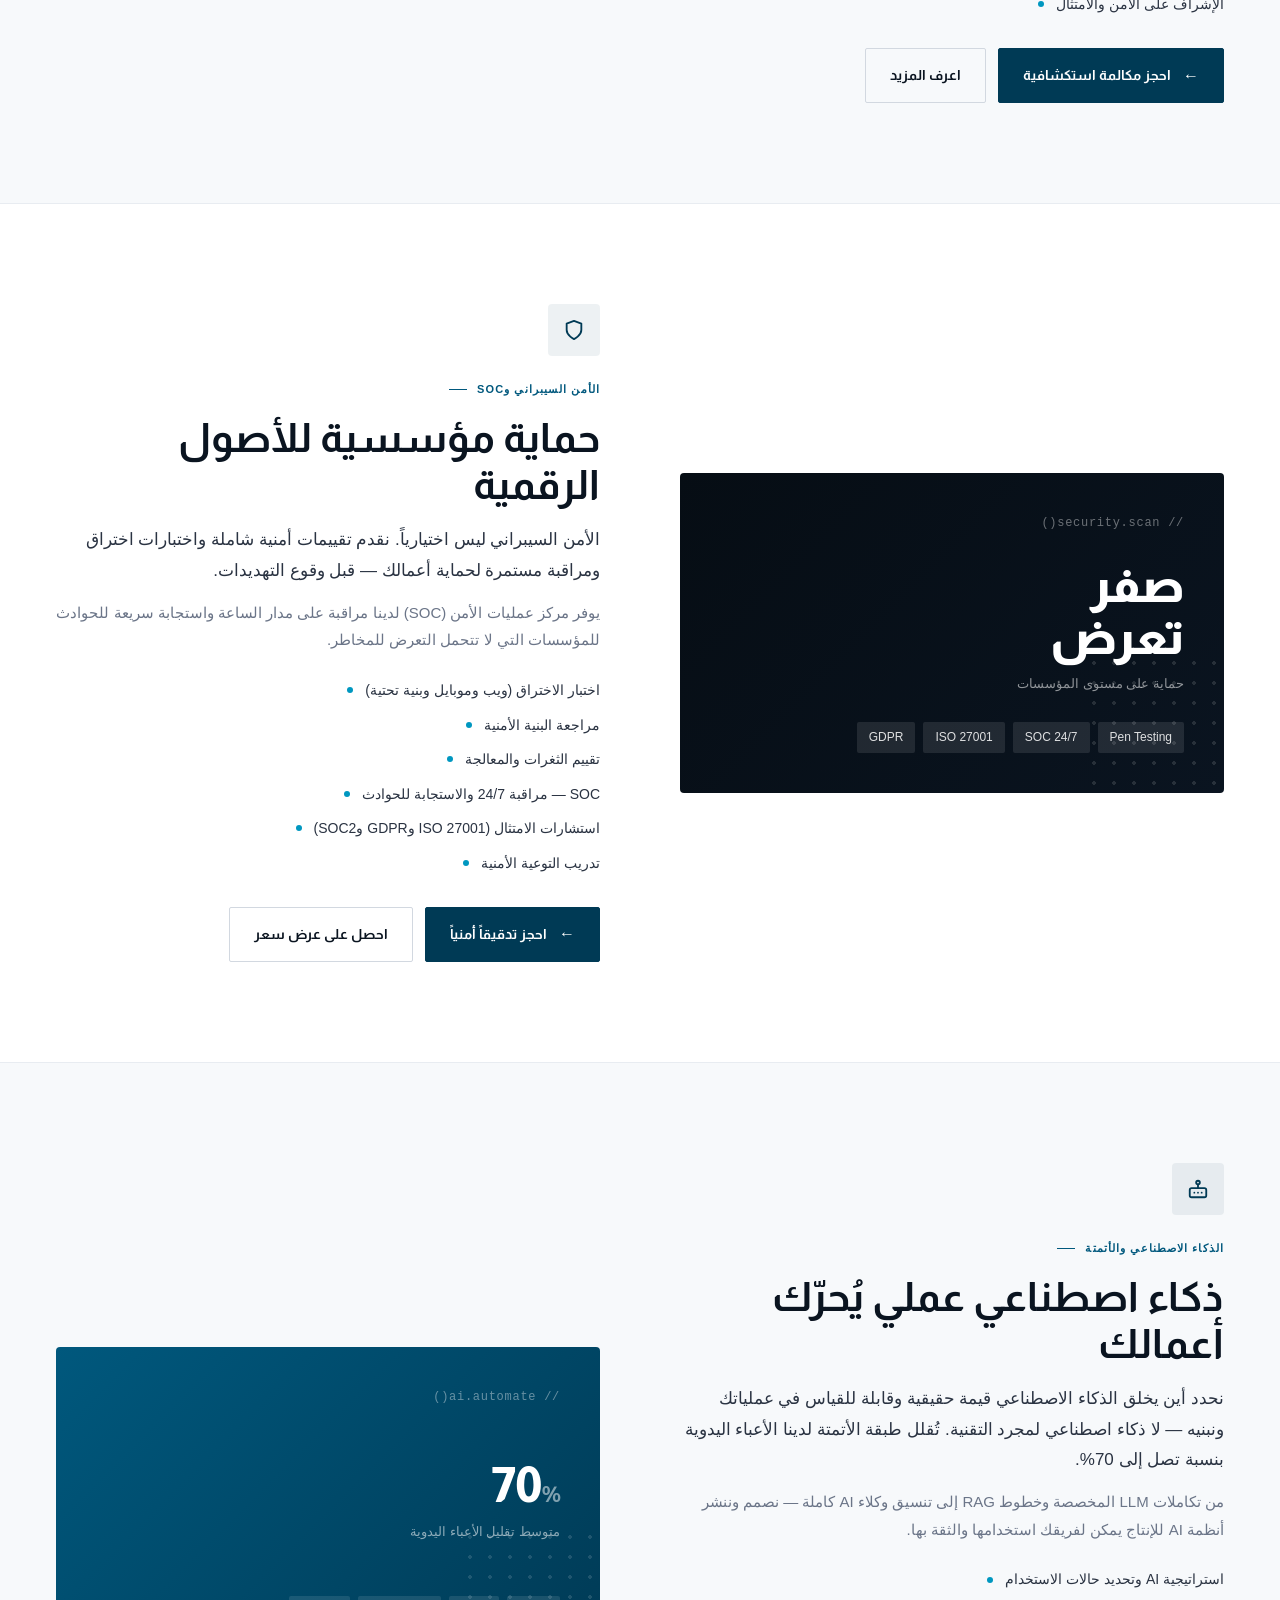
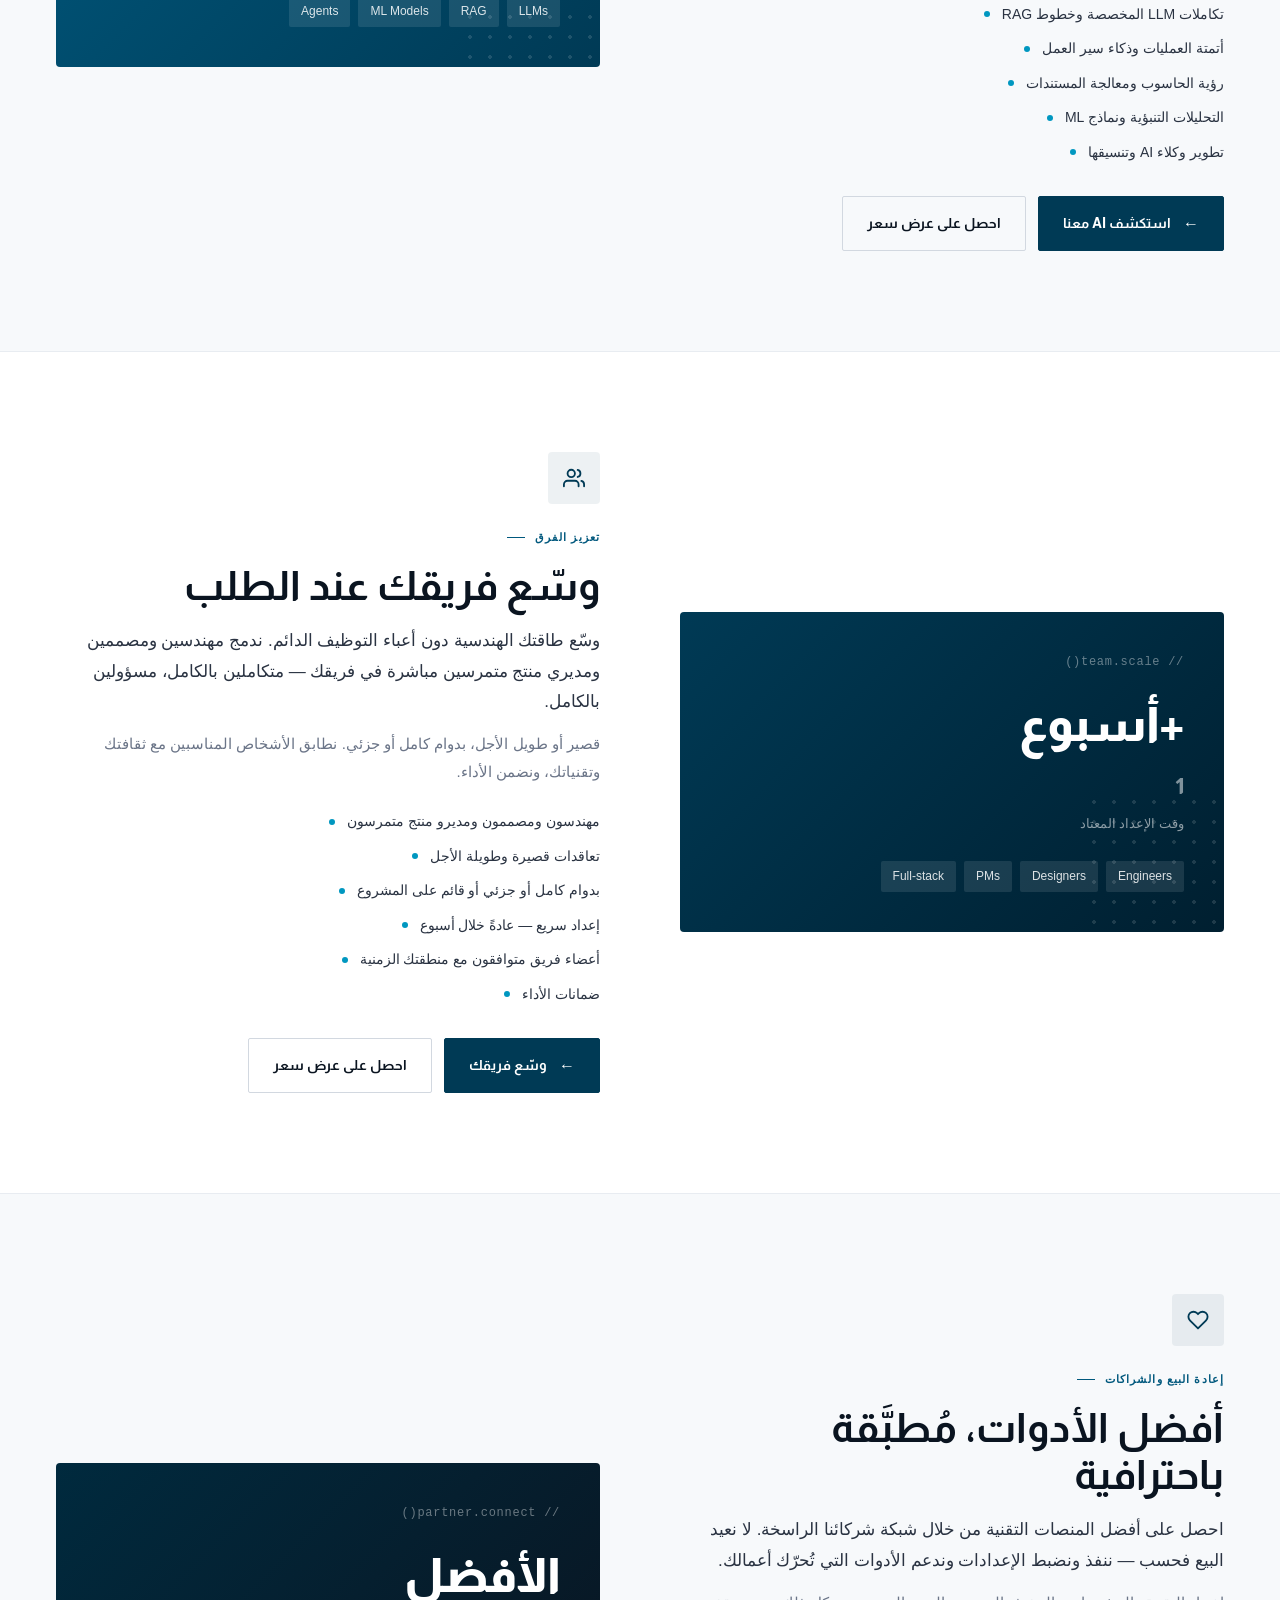
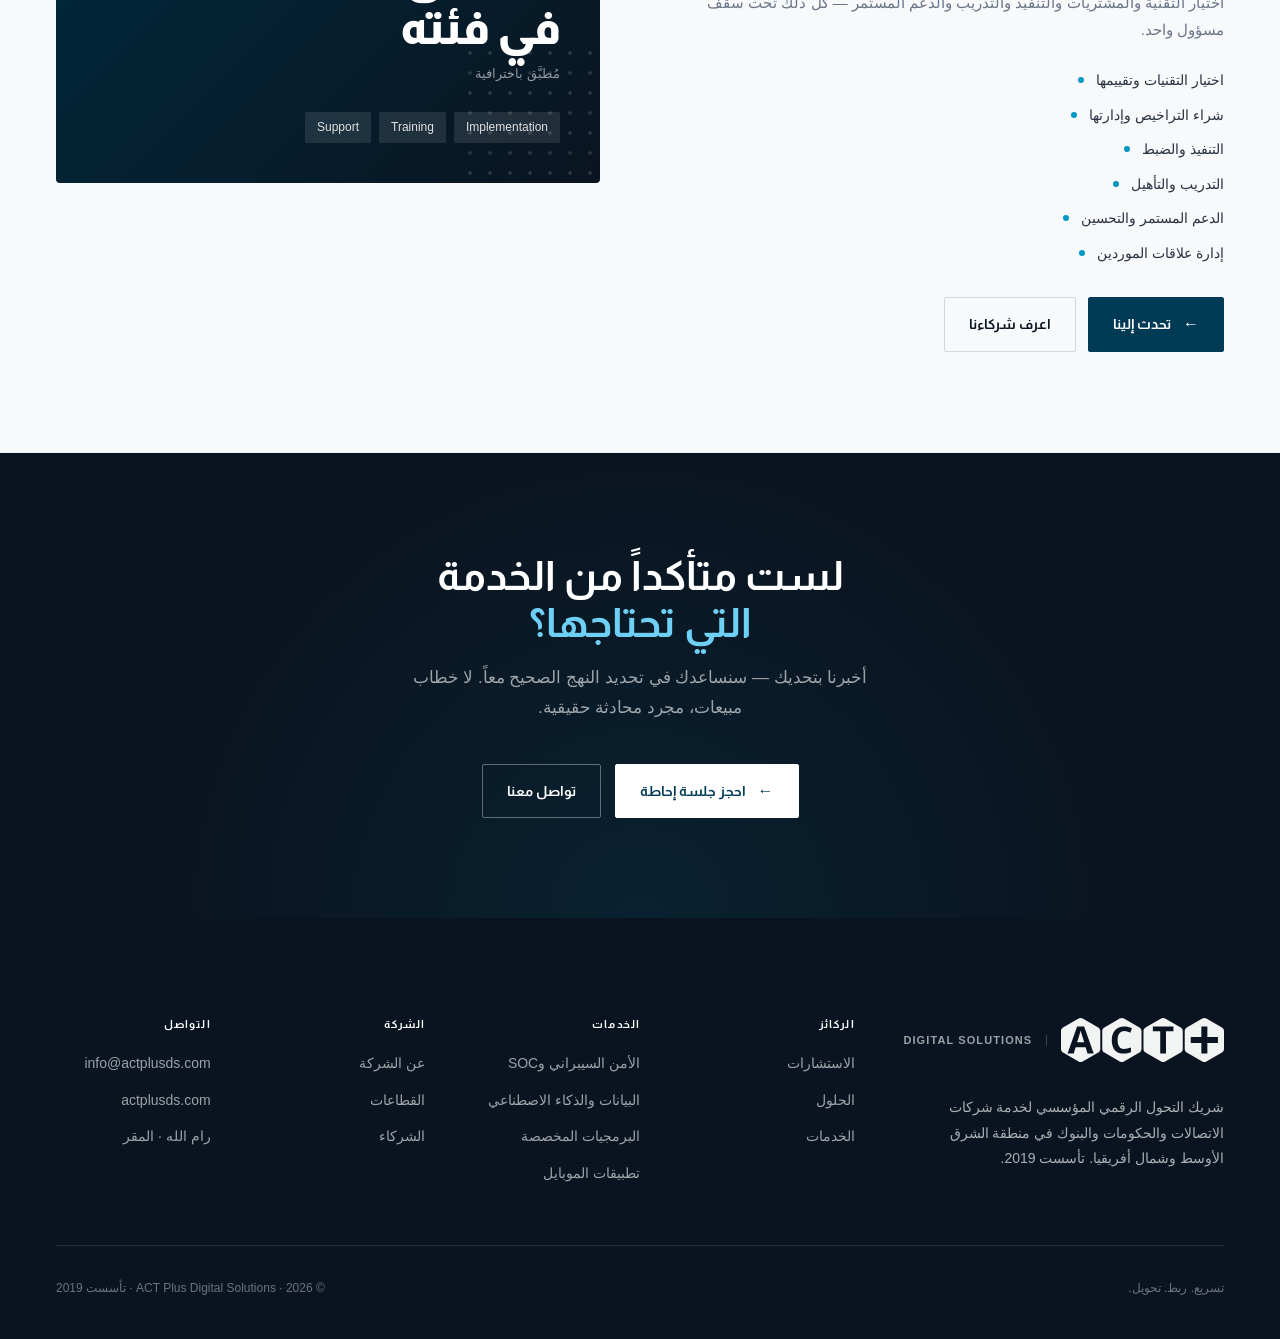
<file: ar/services.html>
<!DOCTYPE html>
<html lang="ar" dir="rtl">
<head>
<meta charset="UTF-8" />
<meta name="viewport" content="width=device-width, initial-scale=1.0" />
<title>خدمات استشارات تقنية وتحول رقمي — ACT Plus Digital Solutions | منطقة الشرق الأوسط وشمال أفريقيا</title>
<meta name="description" content="ACT Plus Digital Solutions تقدم خدمات التحول الرقمي المؤسسي وتطوير البرمجيات المخصصة وحلول المؤسسات والأمن السيبراني والذكاء الاصطناعي في منطقة الشرق الأوسط وشمال أفريقيا." />
<meta name="author" content="ACT Plus Digital Solutions" />
<meta name="robots" content="index, follow" />
<link rel="canonical" href="https://actplusds.com/ar/services.html" />
<link rel="alternate" hreflang="ar" href="https://actplusds.com/ar/services.html" />
<link rel="alternate" hreflang="en" href="https://actplusds.com/services.html" />
<meta property="og:type" content="website" />
<meta property="og:url" content="https://actplusds.com/ar/services.html" />
<meta property="og:title" content="خدمات التحول الرقمي والاستشارات التقنية — ACT Plus Digital Solutions" />
<meta property="og:image" content="https://actplusds.com/assets/act-plus-logo.png" />
<meta property="og:site_name" content="ACT Plus Digital Solutions" />
<link rel="icon" type="image/png" href="../assets/mark-navy.png" />

<link rel="preconnect" href="https://fonts.googleapis.com" />
<link rel="preconnect" href="https://fonts.gstatic.com" crossorigin />
<link rel="stylesheet" href="https://fonts.googleapis.com/css2?family=IBM+Plex+Arabic:wght@300;400;500;600;700&family=Almarai:wght@300;400;700;800&display=swap" />

<script async src="https://www.googletagmanager.com/gtag/js?id=G-CXV0Z0S9R3"></script>
<script>
  window.dataLayer = window.dataLayer || [];
  function gtag(){dataLayer.push(arguments);}
  gtag('js', new Date());
  gtag('config', 'G-CXV0Z0S9R3');
</script>

<style>
:root {
  --deep-sea:    #003A55;
  --deep-sea-2:  #00587d;
  --majestic:    #177cac;
  --trust:       #0097c0;
  --innovate:    #6fd0f6;
  --midnight:    #0A1420;
  --ink:    #0A1420;
  --ink-2:  #2A3342;
  --ink-3:  #6B7588;
  --ink-4:  #A0A8B5;
  --line:   #E8ECF1;
  --line-2: #D2D8E0;
  --bg:     #FFFFFF;
  --bg-2:   #F7F9FB;
  --font-sans:    'IBM Plex Arabic', sans-serif;
  --font-display: 'Almarai', sans-serif;
  --max-w: 1360px;
  --gutter: 56px;
  --ease: cubic-bezier(0.22, 1, 0.36, 1);
}

* { box-sizing: border-box; margin: 0; padding: 0; }
html { scroll-behavior: smooth; }
body {
  background: var(--bg); color: var(--ink);
  font-family: var(--font-sans); font-size: 16px; line-height: 1.75;
  -webkit-font-smoothing: antialiased; overflow-x: hidden; font-weight: 400;
}
a { color: inherit; text-decoration: none; }
img { display: block; max-width: 100%; }
button { font: inherit; color: inherit; background: none; border: 0; cursor: pointer; }
::selection { background: var(--deep-sea); color: #fff; }

h1, h2, h3, h4, h5 { font-family: var(--font-display); color: var(--ink); line-height: 1.15; font-weight: 700; }
h1 { font-size: clamp(40px, 5vw, 72px); font-weight: 800; line-height: 1.1; }
h2 { font-size: clamp(28px, 3.2vw, 48px); font-weight: 700; }
h3 { font-size: clamp(20px, 2vw, 26px); font-weight: 700; }
h4 { font-size: 17px; font-weight: 700; }
p { color: var(--ink-2); }

.eyebrow {
  font-size: 12px; font-weight: 600; letter-spacing: 0.08em;
  text-transform: uppercase; color: var(--deep-sea);
  display: inline-flex; align-items: center; gap: 12px; flex-direction: row-reverse;
}
.eyebrow::before { content: ''; width: 24px; height: 1px; background: var(--deep-sea); }

section { padding: 100px var(--gutter); }
.container { max-width: var(--max-w); margin: 0 auto; }

.btn {
  display: inline-flex; align-items: center; gap: 12px;
  padding: 14px 24px; font-size: 14px; font-weight: 700; font-family: var(--font-display);
  background: var(--deep-sea); color: #fff; border: 1px solid var(--deep-sea);
  white-space: nowrap; flex-shrink: 0;
  transition: all 280ms var(--ease); border-radius: 2px;
}
.btn:hover { background: var(--midnight); border-color: var(--midnight); }
.btn .ar { transition: transform 240ms var(--ease); font-size: 16px; line-height: 0; }
.btn:hover .ar { transform: translateX(-4px); }
.btn-ghost { background: transparent; color: var(--ink); border-color: var(--line-2); }
.btn-ghost:hover { background: var(--ink); color: #fff; border-color: var(--ink); }
.btn-light { background: transparent; color: #fff; border-color: rgba(255,255,255,0.35); }
.btn-light:hover { background: #fff; color: var(--deep-sea); border-color: #fff; }

.logo { display: inline-flex; align-items: center; gap: 14px; text-decoration: none; }
.logo-full { height: 36px; width: auto; display: block; }
.logo-wordmark {
  font-family: 'IBM Plex Arabic', sans-serif; font-size: 11px; font-weight: 600;
  letter-spacing: 0.1em; text-transform: uppercase; color: var(--ink-3);
  padding-right: 14px; border-right: 1px solid var(--line); line-height: 1; white-space: nowrap;
}
.logo-full--footer { height: 44px; filter: brightness(0) invert(1); opacity: 0.95; }
.logo-wordmark--footer { color: rgba(255,255,255,0.6); border-right-color: rgba(255,255,255,0.2); }

.nav {
  position: fixed; top: 0; inset-inline: 0; z-index: 100;
  padding: 22px var(--gutter);
  display: flex; align-items: center; justify-content: space-between;
  background: rgba(255,255,255,0.92); backdrop-filter: blur(14px) saturate(1.2);
  border-bottom: 1px solid transparent; transition: all 300ms var(--ease);
}
.nav.scrolled { border-bottom-color: var(--line); background: rgba(255,255,255,0.97); }
.nav-links { display: flex; align-items: center; gap: 36px; }
.nav-links a { font-size: 14px; color: var(--ink-2); font-weight: 500; padding: 4px 0; transition: color 200ms; }
.nav-links a:hover, .nav-links a.active { color: var(--deep-sea); }
.lang-toggle {
  font-size: 13px; font-weight: 600; color: var(--ink-3);
  border: 1px solid var(--line-2); padding: 6px 12px; border-radius: 2px; transition: all 200ms;
}
.lang-toggle:hover { color: var(--deep-sea); border-color: var(--deep-sea); }

.page-hero {
  min-height: 52vh; padding: 180px var(--gutter) 100px;
  background: var(--deep-sea); color: #fff;
  position: relative; overflow: hidden;
  display: flex; flex-direction: column; justify-content: flex-end;
}
.page-hero-bg { position: absolute; inset: 0; pointer-events: none; }
.page-hero-bg svg { width: 100%; height: 100%; }
.page-hero-hex {
  position: absolute; left: -120px; right: auto; top: 50%; transform: translateY(-50%);
  width: 600px; height: 693px;
  clip-path: polygon(50% 0%, 100% 25%, 100% 75%, 50% 100%, 0% 75%, 0% 25%);
  background: linear-gradient(135deg, rgba(23,124,172,0.3), rgba(0,88,125,0) 70%);
}
.hero-content { max-width: var(--max-w); margin: 0 auto; width: 100%; position: relative; z-index: 2; }
.page-hero .eyebrow { color: var(--innovate); margin-bottom: 28px; }
.page-hero .eyebrow::before { background: var(--innovate); }
.page-hero h1 { color: #fff; max-width: 820px; }
.page-hero h1 em { font-style: normal; color: var(--innovate); }
.page-hero .sub { margin-top: 24px; font-size: 18px; line-height: 1.75; color: rgba(255,255,255,0.72); max-width: 560px; font-weight: 300; }

.proof { background: var(--bg); border-bottom: 1px solid var(--line); overflow: hidden; }
.proof-scroll-wrap { overflow: hidden; position: relative; }
.proof-scroll-wrap::before,
.proof-scroll-wrap::after {
  content: ''; position: absolute; top: 0; bottom: 0; width: 80px; z-index: 2; pointer-events: none;
}
.proof-scroll-wrap::before { right: 0; background: linear-gradient(to left, var(--bg), transparent); }
.proof-scroll-wrap::after { left: 0; background: linear-gradient(to right, var(--bg), transparent); }
.proof-track { display: flex; width: max-content; direction: ltr; animation: proofScroll 30s linear infinite; }
.proof-track:hover { animation-play-state: paused; }
.proof-logo { height: 100px; width: 180px; flex-shrink: 0; display: flex; align-items: center; justify-content: center; padding: 20px 24px; }
.proof-logo img { max-height: 56px; max-width: 130px; width: auto; object-fit: contain; filter: grayscale(1) opacity(0.55); transition: filter 300ms; }
.proof-logo:hover img { filter: grayscale(0) opacity(1); }
@keyframes proofScroll { 0% { transform: translateX(0); } 100% { transform: translateX(-50%); } }

.svc-nav {
  background: var(--bg); border-bottom: 1px solid var(--line);
  position: sticky; top: 80px; z-index: 50;
}
.svc-nav-inner {
  max-width: var(--max-w); margin: 0 auto; padding: 0 var(--gutter);
  display: flex; overflow-x: auto; scrollbar-width: none; direction: ltr;
}
.svc-nav-inner::-webkit-scrollbar { display: none; }
.svc-nav-inner a {
  flex-shrink: 0; font-size: 13px; font-weight: 500; color: var(--ink-3);
  padding: 16px 18px; border-bottom: 2px solid transparent;
  transition: all 200ms; white-space: nowrap; font-family: var(--font-sans);
}
.svc-nav-inner a:hover { color: var(--ink); border-bottom-color: var(--deep-sea); }

.section-tag {
  font-size: 11px; font-weight: 700; letter-spacing: 0.1em; text-transform: uppercase;
  color: var(--deep-sea-2); margin-bottom: 16px; display: flex; align-items: center; gap: 10px;
  flex-direction: row-reverse; justify-content: flex-end;
}
.section-tag::before { content: ''; width: 18px; height: 1px; background: var(--deep-sea-2); }

.svc-section { padding: 100px var(--gutter); border-bottom: 1px solid var(--line); }
.svc-section:nth-child(even) { background: var(--bg-2); }
.svc-layout { display: grid; grid-template-columns: 1fr 1fr; gap: 80px; align-items: center; }
.svc-layout.flip { direction: ltr; }
.svc-layout.flip > * { direction: rtl; }

.svc-icon {
  width: 52px; height: 52px; border-radius: 4px;
  background: rgba(0,58,85,0.07); display: flex; align-items: center; justify-content: center;
  margin-bottom: 24px;
}
.svc-content h2 { margin-bottom: 16px; }
.svc-content .intro { font-size: 17px; line-height: 1.8; color: var(--ink-2); margin-bottom: 12px; font-weight: 400; }
.svc-content p { font-size: 15px; color: var(--ink-3); line-height: 1.85; margin-bottom: 12px; }
.svc-features { display: flex; flex-direction: column; gap: 10px; margin-top: 24px; }
.svc-feature { display: flex; align-items: center; gap: 12px; font-size: 14px; color: var(--ink-2); flex-direction: row-reverse; justify-content: flex-end; }
.svc-feature::before { content: ''; width: 6px; height: 6px; border-radius: 50%; background: var(--trust); flex-shrink: 0; }
.svc-ctas { display: flex; gap: 12px; margin-top: 32px; flex-wrap: wrap; }

.svc-visual {
  border-radius: 4px; padding: 40px; min-height: 320px;
  display: flex; flex-direction: column; justify-content: space-between;
  position: relative; overflow: hidden;
}
.svc-visual .v-label { font-family: 'Courier New', monospace; font-size: 12px; color: rgba(255,255,255,0.4); letter-spacing: 0.06em; margin-bottom: 24px; }
.svc-visual .v-stat { font-family: var(--font-display); font-size: 3rem; font-weight: 800; color: #fff; line-height: 1.1; letter-spacing: -0.02em; }
.svc-visual .v-stat span { font-size: 1.4rem; opacity: 0.5; }
.svc-visual .v-sub { font-size: 13px; color: rgba(255,255,255,0.55); margin-top: 8px; }
.svc-tags { display: flex; flex-wrap: wrap; gap: 8px; margin-top: 24px; }
.svc-tag { background: rgba(255,255,255,0.1); color: rgba(255,255,255,0.85); font-size: 12px; font-weight: 500; padding: 5px 12px; border-radius: 2px; }
.svc-visual .v-dots { position: absolute; bottom: -20px; right: -20px; width: 160px; height: 160px; background-image: radial-gradient(circle, rgba(255,255,255,0.12) 2px, transparent 2px); background-size: 20px 20px; pointer-events: none; }

.v-navy { background: var(--midnight); }
.v-ocean { background: linear-gradient(135deg, var(--deep-sea), #001f30); }
.v-mid { background: linear-gradient(135deg, #002a3e, var(--midnight)); }
.v-bright { background: linear-gradient(135deg, var(--deep-sea-2), var(--deep-sea)); }
.v-majestic { background: linear-gradient(135deg, var(--majestic), var(--deep-sea)); }

.cta-band {
  background: var(--midnight); padding: 100px var(--gutter); text-align: center;
  position: relative; overflow: hidden;
}
.cta-band::before { content: ''; position: absolute; inset: 0; background: radial-gradient(circle at 50% 100%, rgba(0,151,192,0.1) 0%, transparent 60%); pointer-events: none; }
.cta-band-inner { position: relative; z-index: 1; }
.cta-band h2 { color: #fff; margin-bottom: 16px; }
.cta-band h2 em { font-style: normal; color: var(--innovate); }
.cta-band p { color: rgba(255,255,255,0.6); font-size: 17px; max-width: 500px; margin: 0 auto 40px; line-height: 1.8; }
.cta-btns { display: flex; gap: 14px; justify-content: center; flex-wrap: wrap; }

.footer { background: var(--midnight); color: rgba(255,255,255,0.7); padding: 100px var(--gutter) 40px; }
.footer-grid { max-width: var(--max-w); margin: 0 auto; display: grid; grid-template-columns: 2fr 1fr 1fr 1fr 1fr; gap: 60px; padding-bottom: 60px; border-bottom: 1px solid rgba(255,255,255,0.1); }
.footer h5 { font-size: 11px; font-weight: 700; letter-spacing: 0.1em; text-transform: uppercase; color: #fff; margin-bottom: 20px; }
.footer ul { list-style: none; display: flex; flex-direction: column; gap: 12px; }
.footer ul a, .footer ul li { font-size: 14px; color: rgba(255,255,255,0.6); }
.footer ul a:hover { color: var(--innovate); }
.footer-brand p { font-size: 14px; margin-top: 24px; max-width: 340px; line-height: 1.8; color: rgba(255,255,255,0.65); }
.footer-bottom { max-width: var(--max-w); margin: 32px auto 0; display: flex; justify-content: space-between; align-items: center; font-size: 12px; color: rgba(255,255,255,0.4); }

@media (max-width: 1100px) { .footer-grid { grid-template-columns: 2fr 1fr 1fr; } }
/* MOBILE NAV */
.hamburger { display: none; flex-direction: column; gap: 5px; cursor: pointer; padding: 8px; border: none; background: none; }
.hamburger span { display: block; width: 22px; height: 2px; background: var(--ink); border-radius: 1px; transition: transform 250ms, opacity 250ms; }
.hamburger.open span:nth-child(1) { transform: translateY(7px) rotate(45deg); }
.hamburger.open span:nth-child(2) { opacity: 0; }
.hamburger.open span:nth-child(3) { transform: translateY(-7px) rotate(-45deg); }
.mobile-menu { display: none; position: fixed; inset: 0; z-index: 99; background: #fff; flex-direction: column; padding: 88px 28px 40px; overflow-y: auto; }
.mobile-menu.open { display: flex; }
.mobile-menu .mm-link { font-family: var(--font-display); font-size: 20px; font-weight: 600; color: var(--ink); padding: 18px 0; border-bottom: 1px solid var(--line); display: block; text-decoration: none; }
.mobile-menu .mm-footer { margin-top: 32px; display: flex; flex-direction: column; gap: 14px; }
@media (max-width: 880px) {
  :root { --gutter: 24px; }
  section, .svc-section, .cta-band { padding: 72px 24px; }
  .svc-layout, .svc-layout.flip { grid-template-columns: 1fr; direction: rtl; gap: 40px; }
  .svc-visual { min-height: 200px; }
  .nav-links { display: none; }
  .nav .lang-toggle { display: none; }
  .hamburger { display: flex; }
  .footer-grid { grid-template-columns: 1fr 1fr; }
}
</style>
</head>
<body>

<!-- NAV -->
<nav class="nav" id="nav">
  <a href="../services.html" class="lang-toggle">EN</a>
  <div class="nav-links">
    <a href="index.html#intro">عن الشركة</a>
    <a href="services.html" class="active">خبراتنا</a>
    <a href="index.html#industries">القطاعات</a>
    <a href="index.html#soc">الأمن</a>
    <a href="../partners.html">الشركاء</a>
    <a href="contact.html">تواصل معنا</a>
  </div>
  <a href="../index.html" class="logo" aria-label="ACT Plus Digital Solutions">
    <img src="../assets/act-logo-dark.svg" alt="ACT Plus" class="logo-full" />
    <span class="logo-wordmark">Digital Solutions</span>
  </a>
  <button class="hamburger" id="hamburger" aria-label="فتح القائمة" aria-expanded="false"><span></span><span></span><span></span></button>
</nav>
<div class="mobile-menu" id="mobile-menu">
  <a href="index.html#intro" class="mm-link">عن الشركة</a>
  <a href="services.html" class="mm-link">خبراتنا</a>
  <a href="index.html#industries" class="mm-link">القطاعات</a>
  <a href="index.html#soc" class="mm-link">الأمن</a>
  <a href="../partners.html" class="mm-link">الشركاء</a>
  <a href="contact.html" class="mm-link">تواصل معنا</a>
  <div class="mm-footer">
    <a href="../services.html" class="lang-toggle">EN</a>
    <a href="contact.html" class="btn"><span>احجز استشارة</span><span class="ar">←</span></a>
  </div>
</div>

<!-- HERO -->
<section class="page-hero">
  <div class="page-hero-bg">
    <svg viewBox="0 0 1600 600" preserveAspectRatio="xMidYMid slice" width="100%" height="100%">
      <defs>
        <pattern id="hg" x="0" y="0" width="120" height="138" patternUnits="userSpaceOnUse">
          <polygon points="60,0 120,34.5 120,103.5 60,138 0,103.5 0,34.5" fill="none" stroke="rgba(111,208,246,0.06)" stroke-width="0.6"/>
        </pattern>
      </defs>
      <rect width="1600" height="600" fill="url(#hg)"/>
    </svg>
  </div>
  <div class="page-hero-hex"></div>
  <div class="hero-content">
    <div class="eyebrow">ما نقدمه</div>
    <h1>استشارات تقنية وخدمات رقمية —<br><em>كل ما تحتاجه للنمو.</em></h1>
    <p class="sub">من البرمجيات المخصصة إلى التحول المؤسسي الشامل — محفظتنا واسعة وهادفة ومرتكزة على العمق التقني.</p>
  </div>
</section>

<!-- PROOF STRIP -->
<div class="proof">
  <div class="proof-scroll-wrap">
    <div class="proof-track">
      <div class="proof-logo"><img src="../assets/clients/1.%20Paltel.png" alt="Paltel" loading="lazy"></div>
      <div class="proof-logo"><img src="../assets/clients/2.%20Jawwal.png" alt="Jawwal" loading="lazy"></div>
      <div class="proof-logo"><img src="../assets/clients/3.%20Reach.png" alt="Reach" loading="lazy"></div>
      <div class="proof-logo"><img src="../assets/clients/4.%20State%20of%20Palestine.png" alt="State of Palestine" loading="lazy"></div>
      <div class="proof-logo"><img src="../assets/clients/5.%20Palestinian%20Central%20Bureau%20of%20Statistics.png" alt="PCBS" loading="lazy"></div>
      <div class="proof-logo"><img src="../assets/clients/21.%20MTIT.png" alt="MTIT" loading="lazy"></div>
      <div class="proof-logo"><img src="../assets/clients/7.%20Palestine%20Monetary%20Authority.png" alt="PMA" loading="lazy"></div>
      <div class="proof-logo"><img src="../assets/clients/8.%20The%20World%20Bank.png" alt="World Bank" loading="lazy"></div>
      <div class="proof-logo"><img src="../assets/clients/9.%20Bank%20of%20Palestine.png" alt="Bank of Palestine" loading="lazy"></div>
      <div class="proof-logo"><img src="../assets/clients/12.%20AlQuds%20Pharmaceuticals%20Group.png" alt="AlQuds Pharmaceuticals" loading="lazy"></div>
      <div class="proof-logo"><img src="../assets/clients/13.%20GIZ.png" alt="GIZ" loading="lazy"></div>
      <div class="proof-logo"><img src="../assets/clients/17.%20Zain-logo.png" alt="Zain" loading="lazy"></div>
      <div class="proof-logo"><img src="../assets/clients/18.%20itisaluna.png" alt="Itisaluna" loading="lazy"></div>
      <div class="proof-logo"><img src="../assets/clients/16.%20BK%20Plus%20Europe.png" alt="BK Plus Europe" loading="lazy"></div>
      <!-- duplicate -->
      <div class="proof-logo"><img src="../assets/clients/1.%20Paltel.png" alt="" loading="lazy"></div>
      <div class="proof-logo"><img src="../assets/clients/2.%20Jawwal.png" alt="" loading="lazy"></div>
      <div class="proof-logo"><img src="../assets/clients/3.%20Reach.png" alt="" loading="lazy"></div>
      <div class="proof-logo"><img src="../assets/clients/4.%20State%20of%20Palestine.png" alt="" loading="lazy"></div>
      <div class="proof-logo"><img src="../assets/clients/5.%20Palestinian%20Central%20Bureau%20of%20Statistics.png" alt="" loading="lazy"></div>
      <div class="proof-logo"><img src="../assets/clients/21.%20MTIT.png" alt="" loading="lazy"></div>
      <div class="proof-logo"><img src="../assets/clients/7.%20Palestine%20Monetary%20Authority.png" alt="" loading="lazy"></div>
      <div class="proof-logo"><img src="../assets/clients/8.%20The%20World%20Bank.png" alt="" loading="lazy"></div>
      <div class="proof-logo"><img src="../assets/clients/9.%20Bank%20of%20Palestine.png" alt="" loading="lazy"></div>
      <div class="proof-logo"><img src="../assets/clients/12.%20AlQuds%20Pharmaceuticals%20Group.png" alt="" loading="lazy"></div>
      <div class="proof-logo"><img src="../assets/clients/13.%20GIZ.png" alt="" loading="lazy"></div>
      <div class="proof-logo"><img src="../assets/clients/17.%20Zain-logo.png" alt="" loading="lazy"></div>
      <div class="proof-logo"><img src="../assets/clients/18.%20itisaluna.png" alt="" loading="lazy"></div>
      <div class="proof-logo"><img src="../assets/clients/16.%20BK%20Plus%20Europe.png" alt="" loading="lazy"></div>
    </div>
  </div>
</div>

<!-- STICKY SERVICE NAV -->
<nav class="svc-nav" aria-label="أقسام الخدمات">
  <div class="svc-nav-inner">
    <a href="#mobile">تطبيقات الموبايل</a>
    <a href="#web">تطوير الويب</a>
    <a href="#custom">برمجيات مخصصة</a>
    <a href="#digital">التحول الرقمي</a>
    <a href="#cto">CTO بالطلب</a>
    <a href="#security">الأمن السيبراني</a>
    <a href="#ai">الذكاء الاصطناعي</a>
    <a href="#staff">تعزيز الفرق</a>
    <a href="#partner">إعادة البيع</a>
  </div>
</nav>

<!-- MOBILE -->
<section class="svc-section" id="mobile">
  <div class="container">
    <div class="svc-layout">
      <div class="svc-content">
        <div class="svc-icon"><svg width="22" height="22" viewBox="0 0 24 24" fill="none" stroke="var(--deep-sea)" stroke-width="2" stroke-linecap="round" stroke-linejoin="round"><rect x="5" y="2" width="14" height="20" rx="2"/><line x1="12" y1="18" x2="12" y2="18"/></svg></div>
        <div class="section-tag">تطوير تطبيقات الموبايل</div>
        <h2>تطبيقات يحب المستخدمون فتحها</h2>
        <p class="intro">تطبيقات iOS وAndroid الأصيلة وحلول متعددة المنصات باستخدام React Native وFlutter — مُحسَّنة للأداء وقابلة للصيانة على المدى البعيد.</p>
        <p>من نماذج MVP إلى التطبيقات المؤسسية الكاملة. كل تطبيق نقدمه مصمم لتجربة المستخدم أولاً ومهندَس للتوسع.</p>
        <div class="svc-features">
          <div class="svc-feature">iOS الأصيل (Swift) وAndroid (Kotlin)</div>
          <div class="svc-feature">متعدد المنصات مع React Native وFlutter</div>
          <div class="svc-feature">تصميم UI/UX والنماذج الأولية</div>
          <div class="svc-feature">النشر على App Store وGoogle Play</div>
          <div class="svc-feature">تكامل API والاتصال بالخوادم الخلفية</div>
          <div class="svc-feature">الصيانة المستمرة وتطوير الميزات</div>
        </div>
        <div class="svc-ctas">
          <a href="contact.html#book" class="btn"><span class="ar">←</span><span>ابدأ مشروعك</span></a>
          <a href="contact.html#rfp" class="btn btn-ghost"><span>احصل على عرض سعر</span></a>
        </div>
      </div>
      <div class="svc-visual v-ocean">
        <div class="v-label">// mobile.deploy()</div>
        <div><div class="v-stat">iOS <span>&amp;</span><br/>Android</div><div class="v-sub">خبرة متعددة المنصات</div></div>
        <div class="svc-tags"><span class="svc-tag">React Native</span><span class="svc-tag">Flutter</span><span class="svc-tag">Swift</span><span class="svc-tag">Kotlin</span></div>
        <div class="v-dots"></div>
      </div>
    </div>
  </div>
</section>

<!-- WEB -->
<section class="svc-section" id="web">
  <div class="container">
    <div class="svc-layout flip">
      <div class="svc-content">
        <div class="svc-icon"><svg width="22" height="22" viewBox="0 0 24 24" fill="none" stroke="var(--deep-sea)" stroke-width="2" stroke-linecap="round" stroke-linejoin="round"><circle cx="12" cy="12" r="10"/><line x1="2" y1="12" x2="22" y2="12"/><path d="M12 2a15.3 15.3 0 0 1 4 10 15.3 15.3 0 0 1-4 10 15.3 15.3 0 0 1-4-10 15.3 15.3 0 0 1 4-10z"/></svg></div>
        <div class="section-tag">تطوير الويب</div>
        <h2>منصات ويب تؤدي وتحوّل</h2>
        <p class="intro">مواقع عالية الأداء وتطبيقات ويب ومنصات SaaS بأطر عمل حديثة — مبنية للسرعة والتوسع والنمو.</p>
        <p>من مواقع التسويق إلى المنصات المتعددة المستأجرين. نجمع الصرامة الهندسية والتفكير التجاري لتقديم منتجات ويب تحقق نتائج أعمال فعلية.</p>
        <div class="svc-features">
          <div class="svc-feature">React وNext.js وVue وNuxt</div>
          <div class="svc-feature">خوادم خلفية Node.js وPython وLaravel</div>
          <div class="svc-feature">منصات التجارة الإلكترونية والأسواق</div>
          <div class="svc-feature">تكامل نظم إدارة المحتوى</div>
          <div class="svc-feature">تحسين الأداء و Core Web Vitals</div>
          <div class="svc-feature">تطبيقات الويب التقدمية (PWA)</div>
        </div>
        <div class="svc-ctas">
          <a href="contact.html#book" class="btn"><span class="ar">←</span><span>ابدأ مشروعك</span></a>
          <a href="contact.html#rfp" class="btn btn-ghost"><span>احصل على عرض سعر</span></a>
        </div>
      </div>
      <div class="svc-visual v-majestic">
        <div class="v-label">// web.launch()</div>
        <div><div class="v-stat">تطبيقات<br/>الويب</div><div class="v-sub">سريعة. قابلة للتوسع. جميلة.</div></div>
        <div class="svc-tags"><span class="svc-tag">Next.js</span><span class="svc-tag">React</span><span class="svc-tag">Node.js</span><span class="svc-tag">Laravel</span></div>
        <div class="v-dots"></div>
      </div>
    </div>
  </div>
</section>

<!-- CUSTOM SOFTWARE -->
<section class="svc-section" id="custom">
  <div class="container">
    <div class="svc-layout">
      <div class="svc-content">
        <div class="svc-icon"><svg width="22" height="22" viewBox="0 0 24 24" fill="none" stroke="var(--deep-sea)" stroke-width="2" stroke-linecap="round" stroke-linejoin="round"><circle cx="12" cy="12" r="3"/><path d="M19.07 4.93a10 10 0 0 1 0 14.14M4.93 4.93a10 10 0 0 0 0 14.14"/><path d="M15.54 8.46a5 5 0 0 1 0 7.07M8.46 8.46a5 5 0 0 0 0 7.07"/></svg></div>
        <div class="section-tag">برمجيات مخصصة</div>
        <h2>مبني لمتطلباتك بالضبط</h2>
        <p class="intro">نادراً ما تناسب البرمجيات الجاهزة بشكل مثالي. نهندس حلولاً مخصصة — من الأدوات الداخلية وأتمتة سير العمل إلى الأنظمة المؤسسية المعقدة.</p>
        <p>مصمم بدقة لكيفية عمل مؤسستك. نقوم بتحليل المتطلبات وتصميم الأنظمة والهندسة الشاملة — ثم نسلمه مع توثيق كامل ونقل للمعرفة.</p>
        <div class="svc-features">
          <div class="svc-feature">تحليل المتطلبات وتصميم الأنظمة</div>
          <div class="svc-feature">ERP وCRM والأدوات الداخلية</div>
          <div class="svc-feature">تصميم API وهندسة الخدمات المصغرة</div>
          <div class="svc-feature">التطوير السحابي (AWS وGCP وAzure)</div>
          <div class="svc-feature">تصميم قواعد البيانات وتحسينها</div>
          <div class="svc-feature">إعداد DevOps وخطوط CI/CD</div>
        </div>
        <div class="svc-ctas">
          <a href="contact.html#book" class="btn"><span class="ar">←</span><span>ابدأ مشروعك</span></a>
          <a href="contact.html#rfp" class="btn btn-ghost"><span>احصل على عرض سعر</span></a>
        </div>
      </div>
      <div class="svc-visual v-navy">
        <div class="v-label">// custom.build()</div>
        <div><div class="v-stat">مبني<br/>لك</div><div class="v-sub">عمليتك. قواعدك.</div></div>
        <div class="svc-tags"><span class="svc-tag">Microservices</span><span class="svc-tag">Cloud-native</span><span class="svc-tag">DevOps</span><span class="svc-tag">APIs</span></div>
        <div class="v-dots"></div>
      </div>
    </div>
  </div>
</section>

<!-- DIGITAL TRANSFORMATION -->
<section class="svc-section" id="digital">
  <div class="container">
    <div class="svc-layout flip">
      <div class="svc-content">
        <div class="svc-icon"><svg width="22" height="22" viewBox="0 0 24 24" fill="none" stroke="var(--deep-sea)" stroke-width="2" stroke-linecap="round" stroke-linejoin="round"><polyline points="17 1 21 5 17 9"/><path d="M3 11V9a4 4 0 0 1 4-4h14"/><polyline points="7 23 3 19 7 15"/><path d="M21 13v2a4 4 0 0 1-4 4H3"/></svg></div>
        <div class="section-tag">التحول الرقمي</div>
        <h2>عصرن. أتمت. انمُ.</h2>
        <p class="intro">التحول الرقمي تطور للأعمال وليس مجرد مشروع تقني. نرشد المؤسسات عبر الرحلة الكاملة — من تقييم الوضع الراهن وتحديد البنية المستهدفة إلى تنفيذ التغيير الراسخ.</p>
        <p>من هجرة الأنظمة القديمة إلى أتمتة العمليات على مستوى المؤسسة. نحن ملتزمون بالتنفيذ وليس الاستشارة فحسب.</p>
        <div class="svc-features">
          <div class="svc-feature">تقييم النضج الرقمي</div>
          <div class="svc-feature">تحديث مجموعة التقنيات</div>
          <div class="svc-feature">هجرة الأنظمة القديمة</div>
          <div class="svc-feature">أتمتة العمليات وتحسينها</div>
          <div class="svc-feature">إدارة التغيير وتمكين الفرق</div>
          <div class="svc-feature">الهجرة السحابية والبنية التحتية</div>
        </div>
        <div class="svc-ctas">
          <a href="contact.html#book" class="btn"><span class="ar">←</span><span>ابدأ الحوار</span></a>
          <a href="contact.html#rfp" class="btn btn-ghost"><span>أرسل طلب عرض سعر</span></a>
        </div>
      </div>
      <div class="svc-visual v-bright">
        <div class="v-label">// transform.execute()</div>
        <div><div class="v-stat">قديم<br/><span>←</span> مستقبل</div><div class="v-sub">تحول شامل من البداية للنهاية</div></div>
        <div class="svc-tags"><span class="svc-tag">Cloud Migration</span><span class="svc-tag">Automation</span><span class="svc-tag">Modernization</span></div>
        <div class="v-dots"></div>
      </div>
    </div>
  </div>
</section>

<!-- CTO ON DEMAND -->
<section class="svc-section" id="cto">
  <div class="container">
    <div class="svc-layout">
      <div class="svc-content">
        <div class="svc-icon"><svg width="22" height="22" viewBox="0 0 24 24" fill="none" stroke="var(--deep-sea)" stroke-width="2" stroke-linecap="round" stroke-linejoin="round"><circle cx="12" cy="8" r="4"/><path d="M4 20c0-4 3.6-7 8-7s8 3 8 7"/><polyline points="16 11 18 13 22 9"/></svg></div>
        <div class="section-tag">CTO بالطلب</div>
        <h2>قيادة تقنية استراتيجية عند الحاجة</h2>
        <p class="intro">ليس كل شركة بحاجة إلى CTO بدوام كامل — لكن كل شركة تحتاج قيادة تقنية استراتيجية. خدمة CTO الجزئية لدينا تمنحك وصولاً لخبرة رفيعة المستوى دون تكلفة التوظيف الكامل.</p>
        <p>نُضمِّن قادة تقنيين يفهمون استراتيجية الأعمال والتنفيذ الهندسي. متاحون بدوام جزئي أو بناءً على المشروع.</p>
        <div class="svc-features">
          <div class="svc-feature">الاستراتيجية التقنية وخارطة الطريق</div>
          <div class="svc-feature">مراجعة البنية المعمارية والقرارات</div>
          <div class="svc-feature">بناء الفرق الهندسية وإرشادها</div>
          <div class="svc-feature">تقييم الموردين والتقنيات</div>
          <div class="svc-feature">تقديم التقنية للمستثمرين ومجالس الإدارة</div>
          <div class="svc-feature">الإشراف على الأمن والامتثال</div>
        </div>
        <div class="svc-ctas">
          <a href="contact.html#book" class="btn"><span class="ar">←</span><span>احجز مكالمة استكشافية</span></a>
          <a href="contact.html" class="btn btn-ghost"><span>اعرف المزيد</span></a>
        </div>
      </div>
      <div class="svc-visual v-mid">
        <div class="v-label">// cto.engage()</div>
        <div><div class="v-stat">CTO<br/>جزئي</div><div class="v-sub">قيادة رفيعة. تعاقد مرن.</div></div>
        <div class="svc-tags"><span class="svc-tag">Strategy</span><span class="svc-tag">Architecture</span><span class="svc-tag">Leadership</span><span class="svc-tag">Mentoring</span></div>
        <div class="v-dots"></div>
      </div>
    </div>
  </div>
</section>

<!-- CYBERSECURITY -->
<section class="svc-section" id="security">
  <div class="container">
    <div class="svc-layout flip">
      <div class="svc-content">
        <div class="svc-icon"><svg width="22" height="22" viewBox="0 0 24 24" fill="none" stroke="var(--deep-sea)" stroke-width="2" stroke-linecap="round" stroke-linejoin="round"><path d="M12 22s8-4 8-10V5l-8-3-8 3v7c0 6 8 10 8 10z"/></svg></div>
        <div class="section-tag">الأمن السيبراني وSOC</div>
        <h2>حماية مؤسسية للأصول الرقمية</h2>
        <p class="intro">الأمن السيبراني ليس اختيارياً. نقدم تقييمات أمنية شاملة واختبارات اختراق ومراقبة مستمرة لحماية أعمالك — قبل وقوع التهديدات.</p>
        <p>يوفر مركز عمليات الأمن (SOC) لدينا مراقبة على مدار الساعة واستجابة سريعة للحوادث للمؤسسات التي لا تتحمل التعرض للمخاطر.</p>
        <div class="svc-features">
          <div class="svc-feature">اختبار الاختراق (ويب وموبايل وبنية تحتية)</div>
          <div class="svc-feature">مراجعة البنية الأمنية</div>
          <div class="svc-feature">تقييم الثغرات والمعالجة</div>
          <div class="svc-feature">SOC — مراقبة 24/7 والاستجابة للحوادث</div>
          <div class="svc-feature">استشارات الامتثال (ISO 27001 وGDPR وSOC2)</div>
          <div class="svc-feature">تدريب التوعية الأمنية</div>
        </div>
        <div class="svc-ctas">
          <a href="contact.html#book" class="btn"><span class="ar">←</span><span>احجز تدقيقاً أمنياً</span></a>
          <a href="contact.html#rfp" class="btn btn-ghost"><span>احصل على عرض سعر</span></a>
        </div>
      </div>
      <div class="svc-visual v-navy" style="background:linear-gradient(135deg,#060d14,var(--midnight));">
        <div class="v-label">// security.scan()</div>
        <div><div class="v-stat">صفر<br/>تعرض</div><div class="v-sub">حماية على مستوى المؤسسات</div></div>
        <div class="svc-tags"><span class="svc-tag">Pen Testing</span><span class="svc-tag">SOC 24/7</span><span class="svc-tag">ISO 27001</span><span class="svc-tag">GDPR</span></div>
        <div class="v-dots"></div>
      </div>
    </div>
  </div>
</section>

<!-- AI & AUTOMATION -->
<section class="svc-section" id="ai">
  <div class="container">
    <div class="svc-layout">
      <div class="svc-content">
        <div class="svc-icon"><svg width="22" height="22" viewBox="0 0 24 24" fill="none" stroke="var(--deep-sea)" stroke-width="2" stroke-linecap="round" stroke-linejoin="round"><rect x="3" y="11" width="18" height="10" rx="2"/><circle cx="12" cy="5" r="2"/><path d="M12 7v4"/><line x1="8" y1="16" x2="8" y2="16"/><line x1="12" y1="16" x2="12" y2="16"/><line x1="16" y1="16" x2="16" y2="16"/></svg></div>
        <div class="section-tag">الذكاء الاصطناعي والأتمتة</div>
        <h2>ذكاء اصطناعي عملي يُحرّك أعمالك</h2>
        <p class="intro">نحدد أين يخلق الذكاء الاصطناعي قيمة حقيقية وقابلة للقياس في عملياتك ونبنيه — لا ذكاء اصطناعي لمجرد التقنية. تُقلل طبقة الأتمتة لدينا الأعباء اليدوية بنسبة تصل إلى 70%.</p>
        <p>من تكاملات LLM المخصصة وخطوط RAG إلى تنسيق وكلاء AI كاملة — نصمم وننشر أنظمة AI للإنتاج يمكن لفريقك استخدامها والثقة بها.</p>
        <div class="svc-features">
          <div class="svc-feature">استراتيجية AI وتحديد حالات الاستخدام</div>
          <div class="svc-feature">تكاملات LLM المخصصة وخطوط RAG</div>
          <div class="svc-feature">أتمتة العمليات وذكاء سير العمل</div>
          <div class="svc-feature">رؤية الحاسوب ومعالجة المستندات</div>
          <div class="svc-feature">التحليلات التنبؤية ونماذج ML</div>
          <div class="svc-feature">تطوير وكلاء AI وتنسيقها</div>
        </div>
        <div class="svc-ctas">
          <a href="contact.html#book" class="btn"><span class="ar">←</span><span>استكشف AI معنا</span></a>
          <a href="contact.html#rfp" class="btn btn-ghost"><span>احصل على عرض سعر</span></a>
        </div>
      </div>
      <div class="svc-visual v-bright">
        <div class="v-label">// ai.automate()</div>
        <div><div class="v-stat">70<span>%</span></div><div class="v-sub">متوسط تقليل الأعباء اليدوية</div></div>
        <div class="svc-tags"><span class="svc-tag">LLMs</span><span class="svc-tag">RAG</span><span class="svc-tag">ML Models</span><span class="svc-tag">Agents</span></div>
        <div class="v-dots"></div>
      </div>
    </div>
  </div>
</section>

<!-- STAFF AUGMENTATION -->
<section class="svc-section" id="staff">
  <div class="container">
    <div class="svc-layout flip">
      <div class="svc-content">
        <div class="svc-icon"><svg width="22" height="22" viewBox="0 0 24 24" fill="none" stroke="var(--deep-sea)" stroke-width="2" stroke-linecap="round" stroke-linejoin="round"><path d="M17 21v-2a4 4 0 0 0-4-4H5a4 4 0 0 0-4 4v2"/><circle cx="9" cy="7" r="4"/><path d="M23 21v-2a4 4 0 0 0-3-3.87"/><path d="M16 3.13a4 4 0 0 1 0 7.75"/></svg></div>
        <div class="section-tag">تعزيز الفرق</div>
        <h2>وسّع فريقك عند الطلب</h2>
        <p class="intro">وسّع طاقتك الهندسية دون أعباء التوظيف الدائم. ندمج مهندسين ومصممين ومديري منتج متمرسين مباشرة في فريقك — متكاملين بالكامل، مسؤولين بالكامل.</p>
        <p>قصير أو طويل الأجل، بدوام كامل أو جزئي. نطابق الأشخاص المناسبين مع ثقافتك وتقنياتك، ونضمن الأداء.</p>
        <div class="svc-features">
          <div class="svc-feature">مهندسون ومصممون ومديرو منتج متمرسون</div>
          <div class="svc-feature">تعاقدات قصيرة وطويلة الأجل</div>
          <div class="svc-feature">بدوام كامل أو جزئي أو قائم على المشروع</div>
          <div class="svc-feature">إعداد سريع — عادةً خلال أسبوع</div>
          <div class="svc-feature">أعضاء فريق متوافقون مع منطقتك الزمنية</div>
          <div class="svc-feature">ضمانات الأداء</div>
        </div>
        <div class="svc-ctas">
          <a href="contact.html#book" class="btn"><span class="ar">←</span><span>وسّع فريقك</span></a>
          <a href="contact.html#rfp" class="btn btn-ghost"><span>احصل على عرض سعر</span></a>
        </div>
      </div>
      <div class="svc-visual v-ocean">
        <div class="v-label">// team.scale()</div>
        <div><div class="v-stat">+أسبوع<br/><span>1</span></div><div class="v-sub">وقت الإعداد المعتاد</div></div>
        <div class="svc-tags"><span class="svc-tag">Engineers</span><span class="svc-tag">Designers</span><span class="svc-tag">PMs</span><span class="svc-tag">Full-stack</span></div>
        <div class="v-dots"></div>
      </div>
    </div>
  </div>
</section>

<!-- PARTNER RESELLING -->
<section class="svc-section" id="partner">
  <div class="container">
    <div class="svc-layout">
      <div class="svc-content">
        <div class="svc-icon"><svg width="22" height="22" viewBox="0 0 24 24" fill="none" stroke="var(--deep-sea)" stroke-width="2" stroke-linecap="round" stroke-linejoin="round"><path d="M20.84 4.61a5.5 5.5 0 0 0-7.78 0L12 5.67l-1.06-1.06a5.5 5.5 0 0 0-7.78 7.78l1.06 1.06L12 21.23l7.78-7.78 1.06-1.06a5.5 5.5 0 0 0 0-7.78z"/></svg></div>
        <div class="section-tag">إعادة البيع والشراكات</div>
        <h2>أفضل الأدوات، مُطبَّقة باحترافية</h2>
        <p class="intro">احصل على أفضل المنصات التقنية من خلال شبكة شركائنا الراسخة. لا نعيد البيع فحسب — ننفذ ونضبط الإعدادات وندعم الأدوات التي تُحرّك أعمالك.</p>
        <p>اختيار التقنية والمشتريات والتنفيذ والتدريب والدعم المستمر — كل ذلك تحت سقف مسؤول واحد.</p>
        <div class="svc-features">
          <div class="svc-feature">اختيار التقنيات وتقييمها</div>
          <div class="svc-feature">شراء التراخيص وإدارتها</div>
          <div class="svc-feature">التنفيذ والضبط</div>
          <div class="svc-feature">التدريب والتأهيل</div>
          <div class="svc-feature">الدعم المستمر والتحسين</div>
          <div class="svc-feature">إدارة علاقات الموردين</div>
        </div>
        <div class="svc-ctas">
          <a href="contact.html#book" class="btn"><span class="ar">←</span><span>تحدث إلينا</span></a>
          <a href="../partners.html" class="btn btn-ghost"><span>اعرف شركاءنا</span></a>
        </div>
      </div>
      <div class="svc-visual v-mid">
        <div class="v-label">// partner.connect()</div>
        <div><div class="v-stat">الأفضل<br/>في فئته</div><div class="v-sub">مُطبَّق باحترافية</div></div>
        <div class="svc-tags"><span class="svc-tag">Implementation</span><span class="svc-tag">Training</span><span class="svc-tag">Support</span></div>
        <div class="v-dots"></div>
      </div>
    </div>
  </div>
</section>

<!-- CTA BAND -->
<div class="cta-band">
  <div class="cta-band-inner">
    <h2>لست متأكداً من الخدمة<br><em>التي تحتاجها؟</em></h2>
    <p>أخبرنا بتحديك — سنساعدك في تحديد النهج الصحيح معاً. لا خطاب مبيعات، مجرد محادثة حقيقية.</p>
    <div class="cta-btns">
      <a href="contact.html#book" class="btn" style="background:#fff;color:var(--deep-sea);border-color:#fff;"><span class="ar">←</span><span>احجز جلسة إحاطة</span></a>
      <a href="contact.html" class="btn btn-light"><span>تواصل معنا</span></a>
    </div>
  </div>
</div>

<!-- FOOTER -->
<footer class="footer">
  <div class="footer-grid">
    <div class="footer-brand">
      <a href="../index.html" class="logo" aria-label="ACT Plus Digital Solutions">
        <img src="../assets/act-logo.svg" alt="ACT Plus" class="logo-full logo-full--footer" />
        <span class="logo-wordmark logo-wordmark--footer">Digital Solutions</span>
      </a>
      <p>شريك التحول الرقمي المؤسسي لخدمة شركات الاتصالات والحكومات والبنوك في منطقة الشرق الأوسط وشمال أفريقيا. تأسست 2019.</p>
    </div>
    <div>
      <h5>الركائز</h5>
      <ul><li><a href="index.html#pillars">الاستشارات</a></li><li><a href="index.html#pillars">الحلول</a></li><li><a href="index.html#pillars">الخدمات</a></li></ul>
    </div>
    <div>
      <h5>الخدمات</h5>
      <ul><li><a href="#security">الأمن السيبراني وSOC</a></li><li><a href="#ai">البيانات والذكاء الاصطناعي</a></li><li><a href="#custom">البرمجيات المخصصة</a></li><li><a href="#mobile">تطبيقات الموبايل</a></li></ul>
    </div>
    <div>
      <h5>الشركة</h5>
      <ul><li><a href="about.html">عن الشركة</a></li><li><a href="index.html#industries">القطاعات</a></li><li><a href="../partners.html">الشركاء</a></li></ul>
    </div>
    <div>
      <h5>التواصل</h5>
      <ul><li><a href="mailto:info@actplusds.com">info@actplusds.com</a></li><li><a href="https://actplusds.com">actplusds.com</a></li><li>رام الله · المقر</li></ul>
    </div>
  </div>
  <div class="footer-bottom">
    <div>تسريع. ربط. تحويل.</div>
    <div>&copy; 2026 · ACT Plus Digital Solutions · تأسست 2019</div>
  </div>
</footer>

<script>
(function(){
  const nav = document.getElementById('nav');
  const onScroll = () => nav.classList.toggle('scrolled', window.scrollY > 40);
  window.addEventListener('scroll', onScroll, { passive: true });
  onScroll();
})();
(function(){
  var btn = document.getElementById('hamburger');
  var menu = document.getElementById('mobile-menu');
  if(!btn||!menu) return;
  btn.addEventListener('click', function(){
    var open = menu.classList.toggle('open');
    btn.classList.toggle('open', open);
    btn.setAttribute('aria-expanded', open);
    document.body.style.overflow = open ? 'hidden' : '';
  });
  menu.querySelectorAll('.mm-link').forEach(function(a){
    a.addEventListener('click', function(){
      menu.classList.remove('open');
      btn.classList.remove('open');
      btn.setAttribute('aria-expanded','false');
      document.body.style.overflow = '';
    });
  });
})();
</script>
</body>
</html>
</file>
<file: main.css>
:root{--navy:#0E1F38;--gold:#C4882B;--teal:#0B8A8A;--olive:#4B7A45;--sand:#E8D9BC;--ink:#1A1A2E;--stone:#6B7280;--pearl:#FAF8F4;--white:#FFFFFF;--font-display:'Space Grotesk',sans-serif;--font-body:'Inter',sans-serif;--font-mono:'JetBrains Mono',monospace;--ease:cubic-bezier(0.4, 0, 0.2, 1)}*,::after,::before{box-sizing:border-box;margin:0;padding:0}html{scroll-behavior:smooth}body{font-family:var(--font-body);color:var(--ink);background:var(--pearl);line-height:1.65;overflow-x:hidden;-webkit-font-smoothing:antialiased}img{max-width:100%;display:block}a{text-decoration:none;color:inherit}ul{list-style:none}nav{position:fixed;top:0;left:0;right:0;z-index:100;padding:0 5%;height:72px;display:flex;align-items:center;justify-content:space-between;background:rgba(14,31,56,0);transition:background .4s var(--ease),box-shadow .4s var(--ease)}nav.scrolled{background:rgba(14,31,56,.97);backdrop-filter:blur(16px);box-shadow:0 2px 24px rgba(0,0,0,.18)}.nav-logo img{height:64px;width:auto}.nav-links{display:flex;align-items:center;gap:2rem}.nav-links a{font-family:var(--font-display);font-size:.9rem;font-weight:500;color:rgba(255,255,255,.85);letter-spacing:.02em;transition:color .2s;position:relative}.nav-links a::after{content:'';position:absolute;bottom:-4px;left:0;right:0;height:2px;background:var(--gold);transform:scaleX(0);transition:transform .25s var(--ease)}.nav-links a:hover{color:var(--gold)}.nav-links a:hover::after{transform:scaleX(1)}.nav-links a.active{color:var(--gold)}.nav-links a.active::after{transform:scaleX(1)}.nav-cta{background:var(--gold)!important;color:var(--white)!important;padding:.5rem 1.25rem;border-radius:6px;font-weight:600!important}.nav-cta::after{display:none!important}.nav-cta:hover{background:#a97323!important}.nav-burger{display:none;flex-direction:column;gap:5px;cursor:pointer;padding:4px}.nav-burger span{width:24px;height:2px;background:#fff;border-radius:2px;transition:.3s;display:block}.btn{display:inline-flex;align-items:center;gap:.5rem;font-family:var(--font-display);font-weight:600;font-size:.95rem;padding:.85rem 1.75rem;border-radius:8px;border:none;cursor:pointer;transition:all .25s var(--ease);white-space:nowrap}.btn-primary{background:var(--gold);color:var(--white)}.btn-primary:hover{background:#a97323;transform:translateY(-2px);box-shadow:0 8px 24px rgba(196,136,43,.35)}.btn-secondary{background:0 0;color:var(--white);border:2px solid rgba(255,255,255,.4)}.btn-secondary:hover{border-color:var(--white);background:rgba(255,255,255,.08);transform:translateY(-2px)}.btn-teal{background:var(--teal);color:var(--white)}.btn-teal:hover{background:#097474;transform:translateY(-2px)}.btn-outline-navy{background:0 0;color:var(--navy);border:2px solid var(--navy)}.btn-outline-navy:hover{background:var(--navy);color:var(--white);transform:translateY(-2px)}.btn-lg{padding:1rem 2.25rem;font-size:1rem}section{position:relative}.container{max-width:1180px;margin:0 auto;padding:0 5%}.section-pad{padding:6rem 0}.section-pad-lg{padding:8rem 0}.section-label{font-family:var(--font-display);font-size:.75rem;font-weight:600;letter-spacing:.12em;text-transform:uppercase;color:var(--teal);margin-bottom:1rem;display:flex;align-items:center;gap:.6rem}.section-label::before{content:'';width:28px;height:2px;background:var(--teal);display:inline-block}.section-title{font-family:var(--font-display);font-size:clamp(1.9rem, 3.5vw, 2.75rem);font-weight:700;color:var(--navy);letter-spacing:-.025em;line-height:1.15;margin-bottom:1.25rem}.section-title span{color:var(--gold)}.section-sub{font-size:1.05rem;color:var(--stone);max-width:560px;line-height:1.7}.card{background:var(--white);border-radius:16px;padding:2rem;box-shadow:0 4px 24px rgba(14,31,56,.07);transition:transform .3s var(--ease),box-shadow .3s var(--ease)}.card:hover{transform:translateY(-6px);box-shadow:0 16px 48px rgba(14,31,56,.13)}.grid-2{display:grid;grid-template-columns:repeat(2,1fr);gap:2rem}.grid-3{display:grid;grid-template-columns:repeat(3,1fr);gap:2rem}footer{background:var(--navy);color:rgba(255,255,255,.75);padding:5rem 0 2rem}.footer-grid{display:grid;grid-template-columns:1.6fr 1fr 1fr 1fr;gap:3rem;padding-bottom:3rem;border-bottom:1px solid rgba(255,255,255,.1)}.footer-brand p{margin-top:1rem;font-size:.9rem;line-height:1.7;color:rgba(255,255,255,.6);max-width:280px}.footer-col h4{font-family:var(--font-display);font-size:.8rem;font-weight:600;letter-spacing:.1em;text-transform:uppercase;color:var(--gold);margin-bottom:1.25rem}.footer-col a{display:block;font-size:.9rem;color:rgba(255,255,255,.65);margin-bottom:.65rem;transition:color .2s}.footer-col a:hover{color:var(--white)}.act-plus-bar{padding:1.1rem 0;display:flex;align-items:center;justify-content:center;gap:.75rem}.act-plus-logo-img{height:55px;width:auto;flex-shrink:0;opacity:.75}.act-plus-text{font-size:.78rem;color:rgba(255,255,255,.28);font-family:var(--font-body)}.act-plus-text strong{color:rgba(255,255,255,.4);font-weight:500}.act-trust-inline{margin-top:2.25rem;padding-top:1.5rem;border-top:1px solid rgba(14,31,56,.09);display:flex;align-items:center;gap:.6rem;flex-wrap:wrap}.act-trust-inline-label{font-family:var(--font-display);font-size:.75rem;font-weight:500;color:var(--stone)}.act-trust-inline-logo{height:44px;width:auto;flex-shrink:0}.act-trust-inline-name{font-family:var(--font-display);font-size:.82rem;font-weight:700;color:var(--navy)}.act-trust-inline-sep{color:var(--stone);font-size:.75rem}.act-trust-inline-desc{font-size:.78rem;color:var(--stone);line-height:1.5}.act-trust-v4{margin-top:2.25rem;background:var(--sand);border-radius:100px;padding:.65rem 1.25rem;display:flex;align-items:center;gap:.85rem}.atv4-logo{height:24px;width:auto;flex-shrink:0}.atv4-divider{width:1px;height:20px;background:rgba(14,31,56,.15);flex-shrink:0}.atv4-text{font-family:var(--font-display);font-size:.8rem;color:var(--navy);line-height:1.5}.atv4-text strong{font-weight:700}.act-trust-v5{margin-top:2.25rem;border-radius:12px;overflow:hidden;border:1px solid rgba(14,31,56,.09);display:flex}.atv5-aside{background:var(--navy);width:72px;flex-shrink:0;display:flex;align-items:center;justify-content:center;padding:1rem 0}.atv5-aside img{height:36px;width:auto}.atv5-body{padding:.9rem 1.1rem;background:var(--pearl);flex:1}.atv5-company{font-family:var(--font-display);font-size:.85rem;font-weight:700;color:var(--navy);margin-bottom:.3rem}.atv5-desc{font-size:.8rem;color:var(--stone);line-height:1.6;margin:0}.act-trust-v3{margin-top:2.25rem;background:var(--white);border-radius:12px;padding:1.1rem 1.25rem;box-shadow:0 2px 16px rgba(14,31,56,.08);border:1px solid rgba(14,31,56,.06)}.atv3-inner{display:flex;align-items:flex-start;gap:1rem}.atv3-logo{height:32px;width:auto;flex-shrink:0;margin-top:.15rem}.atv3-company{font-family:var(--font-display);font-size:.88rem;font-weight:700;color:var(--navy);margin-bottom:.3rem;display:flex;align-items:center;gap:.45rem}.atv3-company::before{content:'';width:7px;height:7px;border-radius:50%;background:var(--teal);flex-shrink:0}.atv3-desc{font-size:.81rem;color:var(--stone);line-height:1.65;margin:0}.footer-bottom{padding-top:2rem;display:flex;align-items:center;justify-content:space-between;font-size:.85rem;color:rgba(255,255,255,.4)}.footer-social{display:flex;gap:.75rem}.footer-social a{width:36px;height:64px;border-radius:8px;border:1px solid rgba(255,255,255,.15);display:flex;align-items:center;justify-content:center;color:rgba(255,255,255,.6);transition:all .2s}.footer-social a:hover{border-color:var(--gold);color:var(--gold)}.tag{display:inline-flex;align-items:center;font-family:var(--font-display);font-size:.75rem;font-weight:600;letter-spacing:.06em;padding:.3rem .75rem;border-radius:100px;background:rgba(11,138,138,.1);color:var(--teal)}.form-group{margin-bottom:1.25rem}.form-group label{display:block;font-family:var(--font-display);font-size:.85rem;font-weight:500;color:var(--navy);margin-bottom:.5rem}.form-group input,.form-group select,.form-group textarea{width:100%;padding:.85rem 1rem;border:1.5px solid rgba(14,31,56,.15);border-radius:8px;font-family:var(--font-body);font-size:.95rem;color:var(--ink);background:var(--white);transition:border-color .2s,box-shadow .2s;outline:0}.form-group input:focus,.form-group select:focus,.form-group textarea:focus{border-color:var(--teal);box-shadow:0 0 0 3px rgba(11,138,138,.12)}.form-group textarea{min-height:130px;resize:vertical}@keyframes fadeUp{from{opacity:0;transform:translateY(28px)}to{opacity:1;transform:translateY(0)}}@keyframes floatY{0%,100%{transform:translateY(0)}50%{transform:translateY(-12px)}}.anim-up{animation:fadeUp .7s var(--ease) both}.anim-up-d1{animation-delay:.1s}.anim-up-d2{animation-delay:.2s}.anim-up-d3{animation-delay:.3s}.anim-up-d4{animation-delay:.4s}.reveal{opacity:0;transform:translateY(32px);transition:opacity .7s var(--ease),transform .7s var(--ease)}.reveal.visible{opacity:1;transform:translateY(0)}.reveal-d1{transition-delay:0.1s}.reveal-d2{transition-delay:0.2s}.reveal-d3{transition-delay:0.3s}.reveal-d4{transition-delay:0.4s}@media (max-width:900px){.footer-grid{grid-template-columns:1fr 1fr}}@media (max-width:640px){.grid-2,.grid-3{grid-template-columns:1fr}.section-pad{padding:4rem 0}.section-pad-lg{padding:5rem 0}.nav-links{display:none}.nav-burger{display:flex}.nav-links.open{display:flex;flex-direction:column;position:fixed;top:72px;left:0;right:0;bottom:0;background:var(--navy);padding:2rem 5%;gap:1.5rem;align-items:flex-start;z-index:99}.nav-links.open a{font-size:1.25rem;color:rgba(255,255,255,.85)}.footer-grid{grid-template-columns:1fr;gap:2rem}.footer-bottom{flex-direction:column;gap:1rem;text-align:center}}.newsletter-band{background:var(--navy);padding:56px 0;position:relative;overflow:hidden}.newsletter-grid{display:grid;grid-template-columns:1fr 1fr;gap:4rem;align-items:center}.newsletter-eyebrow{font-family:var(--font-display);font-size:11px;font-weight:500;letter-spacing:.18em;text-transform:uppercase;color:var(--gold);margin-bottom:1rem}.newsletter-h2{font-family:var(--font-display);font-size:32px;font-weight:500;color:var(--pearl);letter-spacing:-.02em;line-height:1.2;margin-bottom:1rem}.newsletter-h2 span{color:var(--gold)}.newsletter-p{font-size:15px;color:rgba(250,248,244,.7);max-width:420px;line-height:1.7}.newsletter-input-wrap{display:flex;gap:8px;background:rgba(250,248,244,.06);border:.5px solid rgba(196,136,43,.3);border-radius:10px;padding:8px}.newsletter-input{flex:1;background:0 0;border:none;color:var(--pearl);font-family:var(--font-body);font-size:14px;padding:10px 12px;outline:0}.newsletter-input::placeholder{color:rgba(250,248,244,.4)}.newsletter-input:focus{outline:2px solid var(--gold);outline-offset:2px;border-radius:6px}.newsletter-btn{background:var(--gold);color:var(--navy);border:none;border-radius:6px;padding:10px 18px;font-family:var(--font-display);font-size:13px;font-weight:500;cursor:pointer;white-space:nowrap;transition:background .2s}.newsletter-btn:hover{background:#a97323}.newsletter-helper{font-size:11px;color:rgba(250,248,244,.45);margin-top:8px}.newsletter-success{font-size:14px;color:rgba(250,248,244,.85);padding:20px 0;display:none}.footer-nl-form{display:flex;gap:10px;margin-top:1rem}.footer-nl-input{flex:1;background:rgba(250,248,244,.05);border:.5px solid rgba(250,248,244,.15);border-radius:6px;color:var(--pearl);font-family:var(--font-body);font-size:12px;padding:8px 10px;outline:0;min-width:0}.footer-nl-input::placeholder{color:rgba(250,248,244,.4)}.footer-nl-input:focus{outline:2px solid var(--gold);outline-offset:2px}.footer-nl-btn{background:0 0;color:var(--gold);border:.5px solid var(--gold);border-radius:6px;padding:8px 12px;cursor:pointer;font-size:14px;transition:all .2s;flex-shrink:0}.footer-nl-btn:hover{background:rgba(196,136,43,.1)}.footer-nl-success{font-size:12px;color:rgba(250,248,244,.7);margin-top:.75rem;display:none}.sr-only{position:absolute;width:1px;height:1px;padding:0;margin:-1px;overflow:hidden;clip:rect(0,0,0,0);white-space:nowrap;border:0}@media (max-width:768px){.newsletter-grid{grid-template-columns:1fr;gap:2rem}}[lang=ar]{--font-display:'Cairo',sans-serif;--font-body:'Cairo',sans-serif}.lang-toggle{background:0 0;border:1.5px solid rgba(255,255,255,.35);color:rgba(255,255,255,.85);font-family:var(--font-display);font-size:.8rem;font-weight:600;letter-spacing:.04em;padding:.3rem .85rem;border-radius:100px;cursor:pointer;transition:border-color .2s,color .2s;flex-shrink:0}.lang-toggle:hover{border-color:var(--gold);color:var(--gold)}[dir=rtl] .section-label::before{margin-right:0;margin-left:.6rem}[dir=rtl] .eyebrow::before{margin-right:0;margin-left:.6rem}[dir=rtl] .nav-links a::after{left:auto;right:0}[dir=rtl] .nav-links.open{align-items:flex-end}[dir=rtl] .service-layout.reverse{direction:ltr}[dir=rtl] .service-layout.reverse>*{direction:rtl}[dir=rtl] .ticker-inner{direction:ltr}[dir=rtl] .clients-carousel{direction:ltr}[dir=rtl] .clients-track{direction:ltr}[dir=rtl] .footer-bottom{flex-direction:row-reverse}[dir=rtl] .footer-bottom{flex-direction:row}[dir=rtl] .footer-bottom{justify-content:space-between}[dir=rtl] .card-label,[dir=rtl] .code-line,[dir=rtl] .hero-card-main,[dir=rtl] .service-visual .label,[dir=rtl] .sv-tags{direction:ltr;text-align:left}[dir=rtl] .service-visual .main-stat,[dir=rtl] .service-visual .sub-stat{direction:ltr;text-align:left}[dir=rtl] .why-mini-stat div[style*=font-mono]{direction:ltr;text-align:left}[dir=rtl] .name-anatomy{direction:ltr}[dir=rtl] .newsletter-input-wrap{direction:rtl}[dir=rtl] .footer-nl-form{direction:rtl}[dir=rtl] .service-check{flex-direction:row-reverse;justify-content:flex-end}[dir=rtl] .faq-q{flex-direction:row-reverse}[lang=ar] .hero h1,[lang=ar] .page-hero h1{line-height:1.4;letter-spacing:0}
</file>
